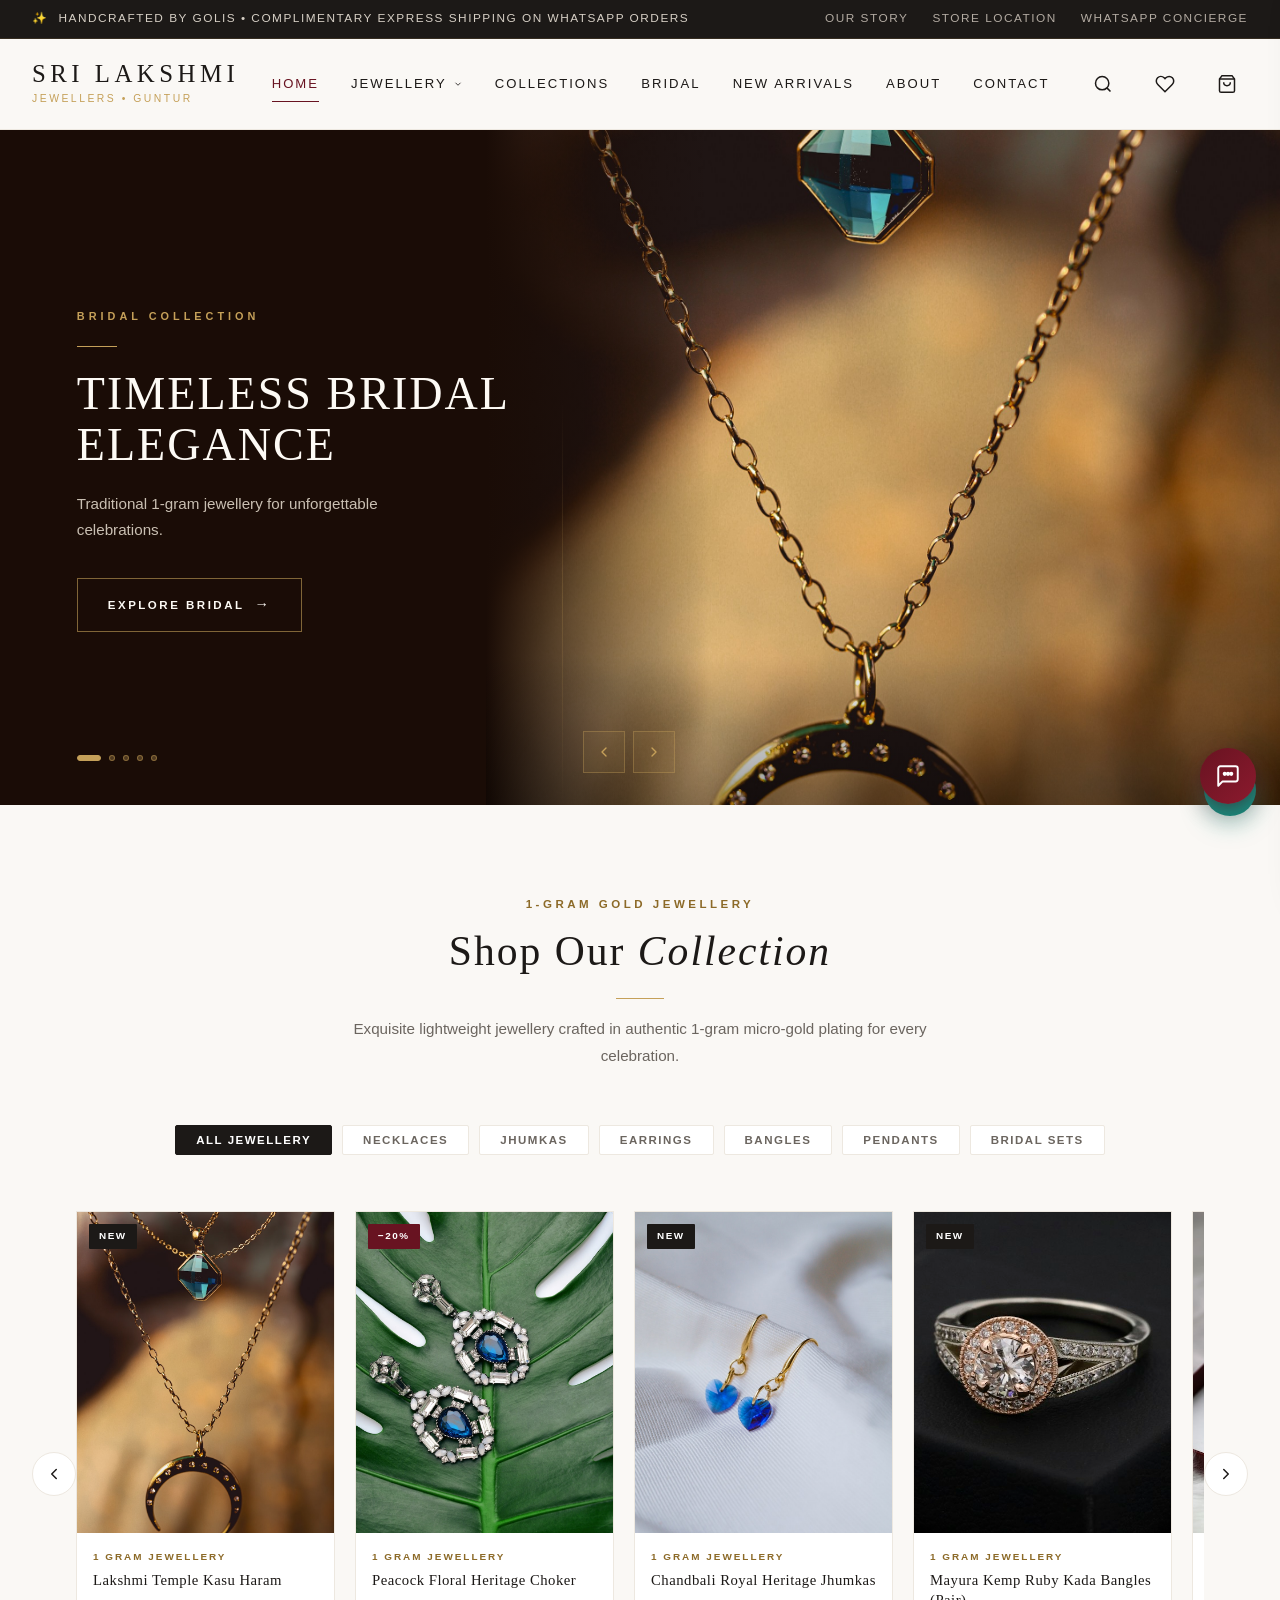
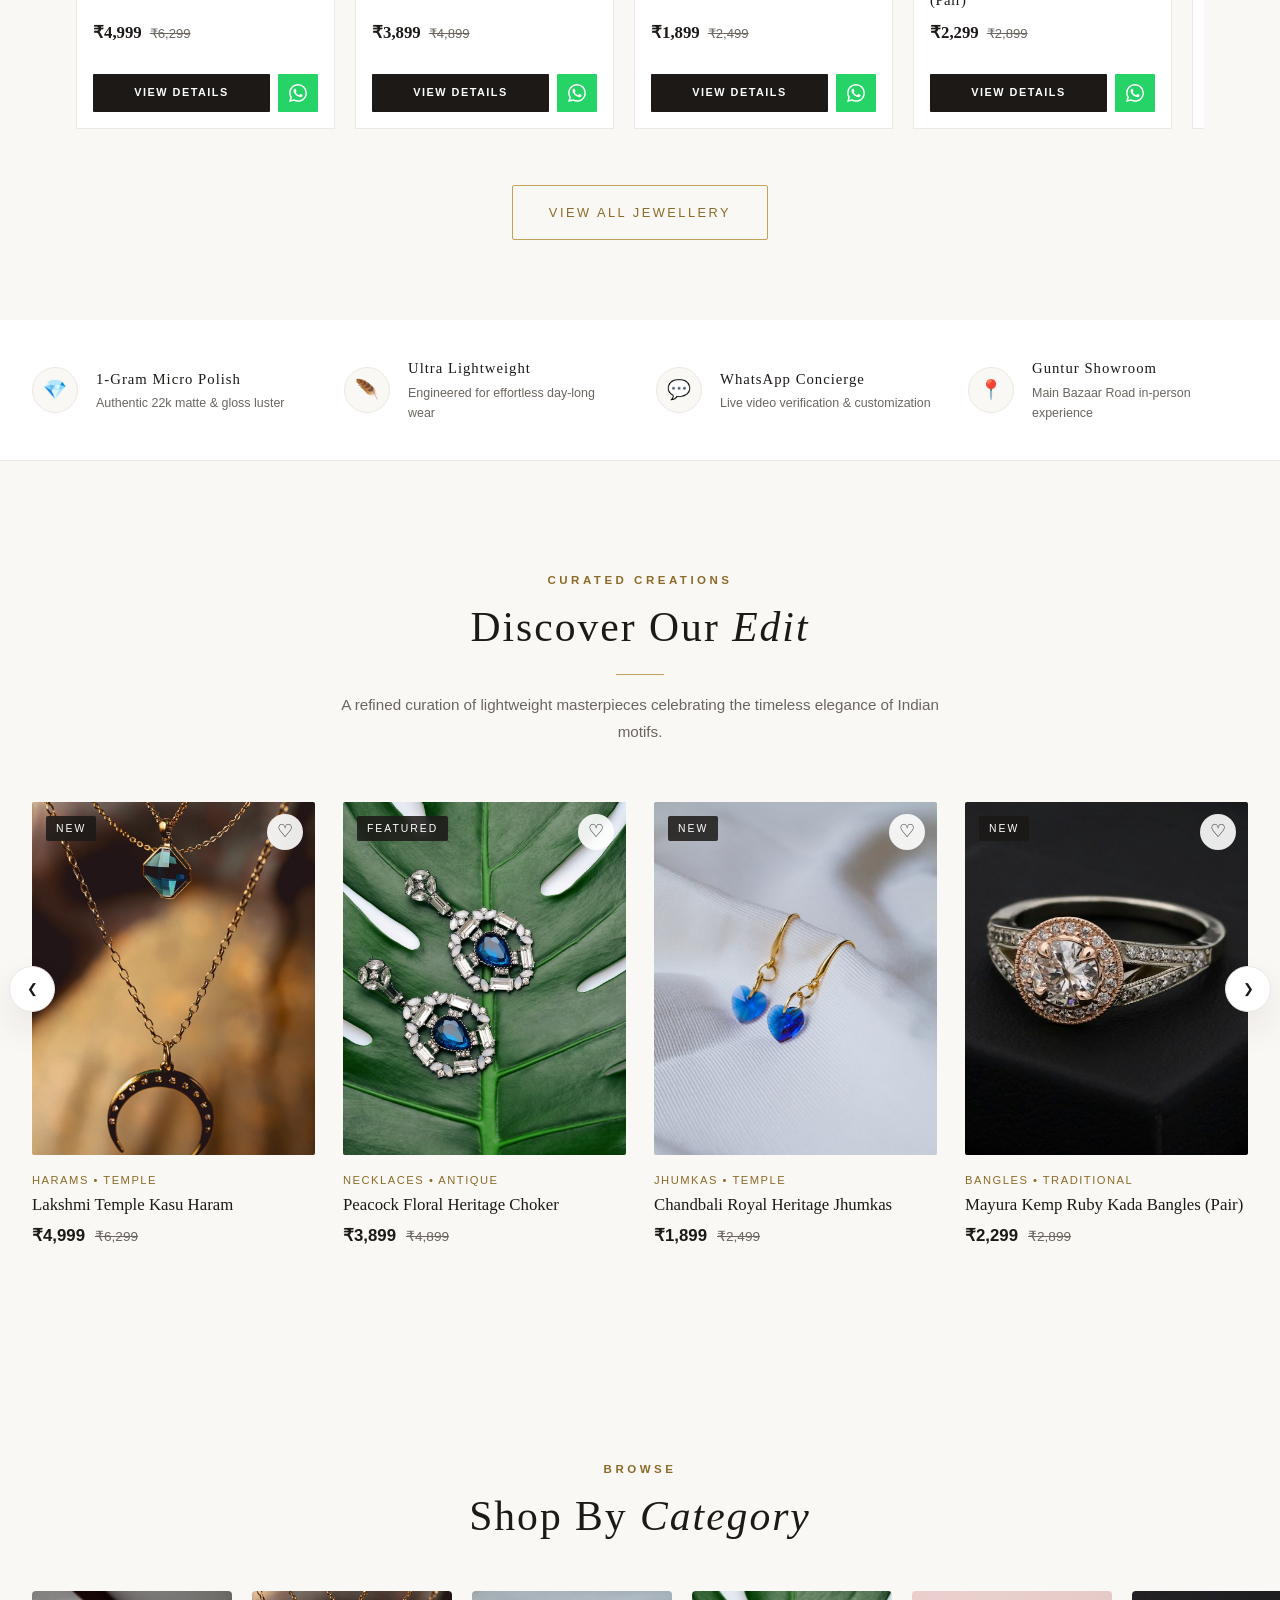
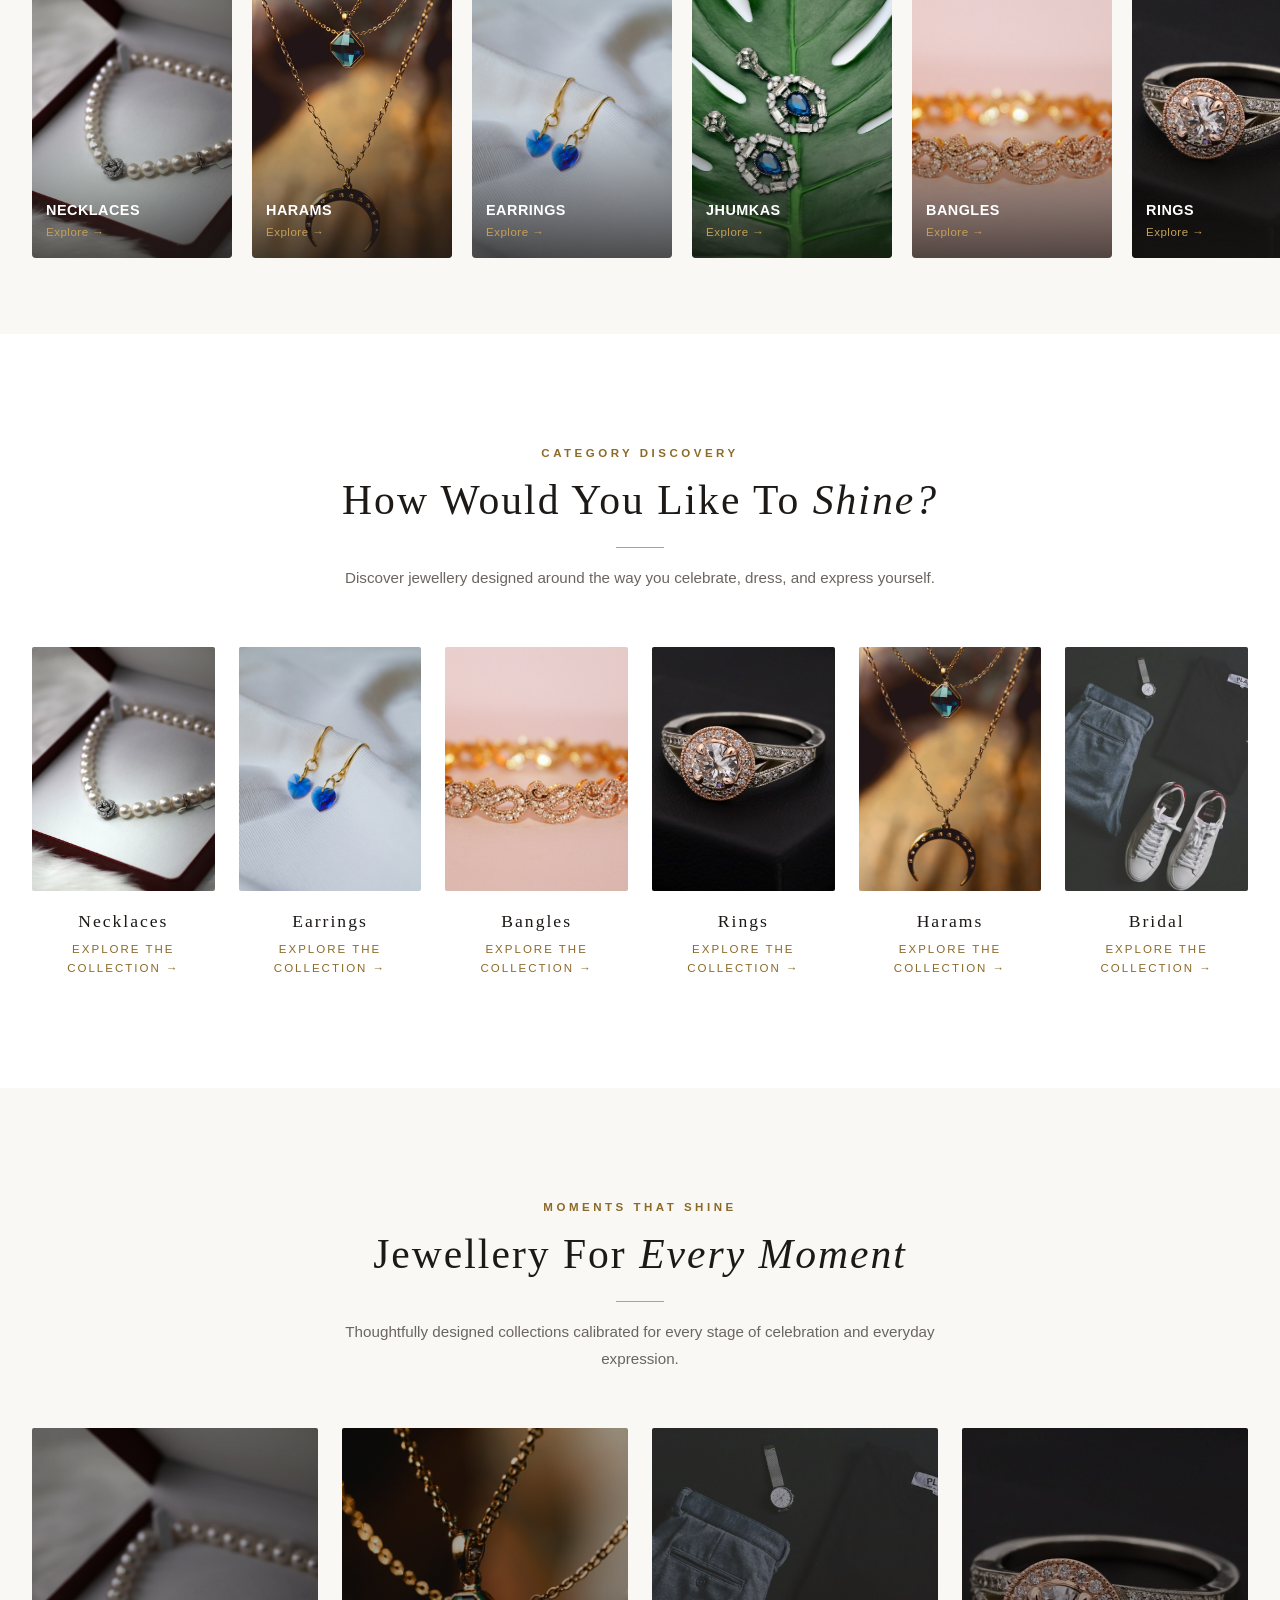
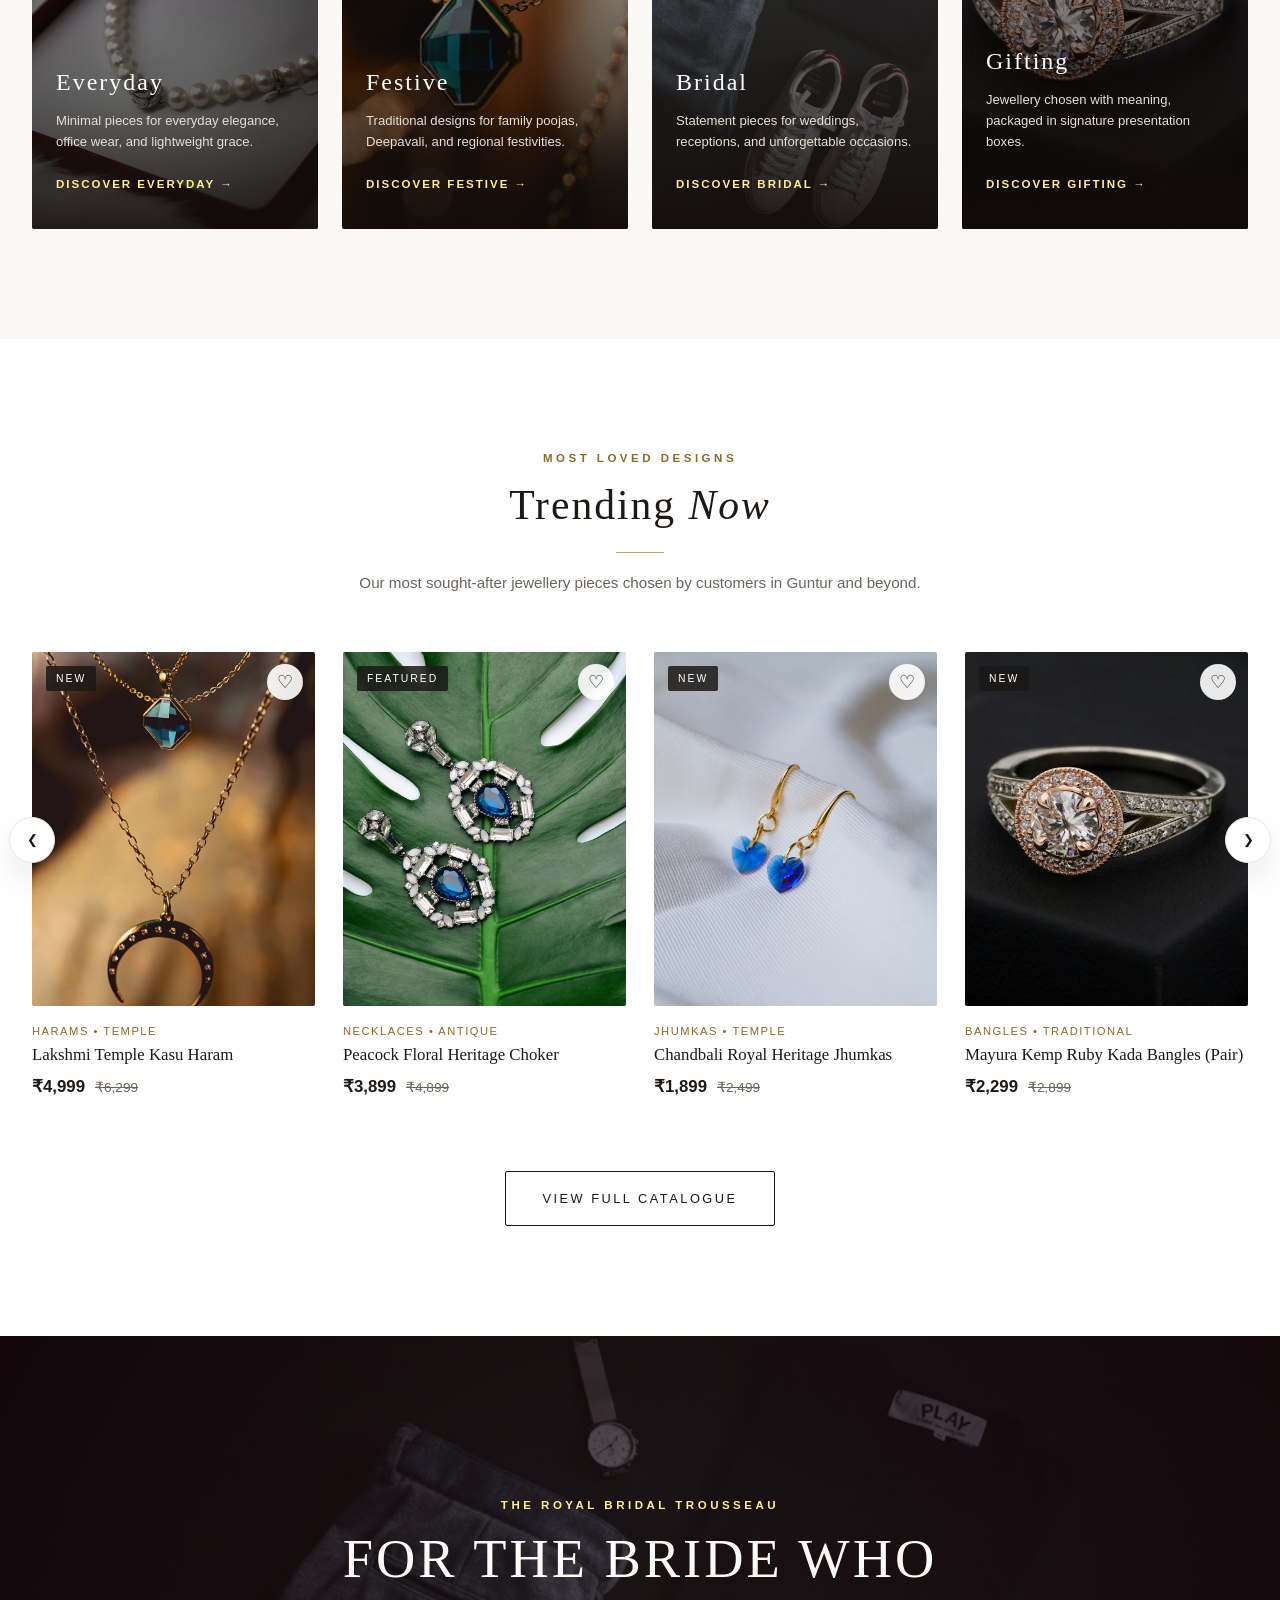
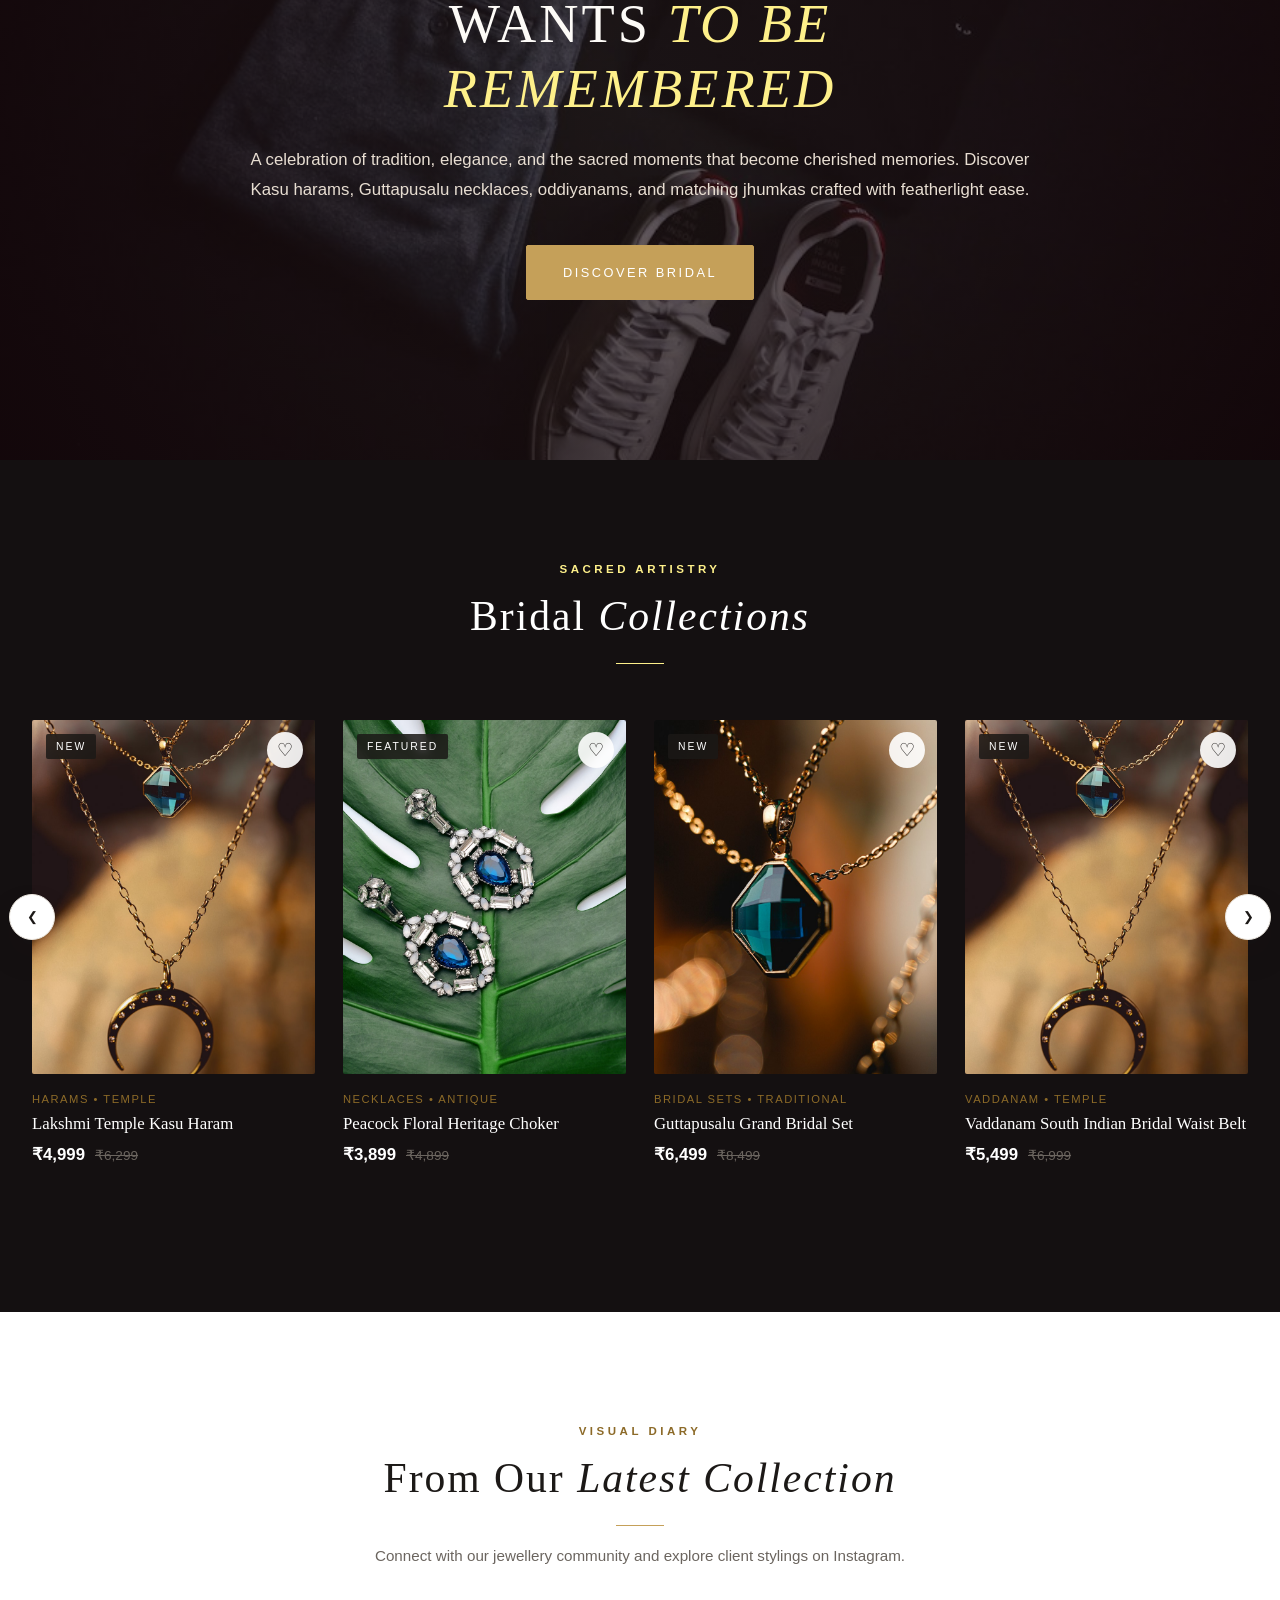
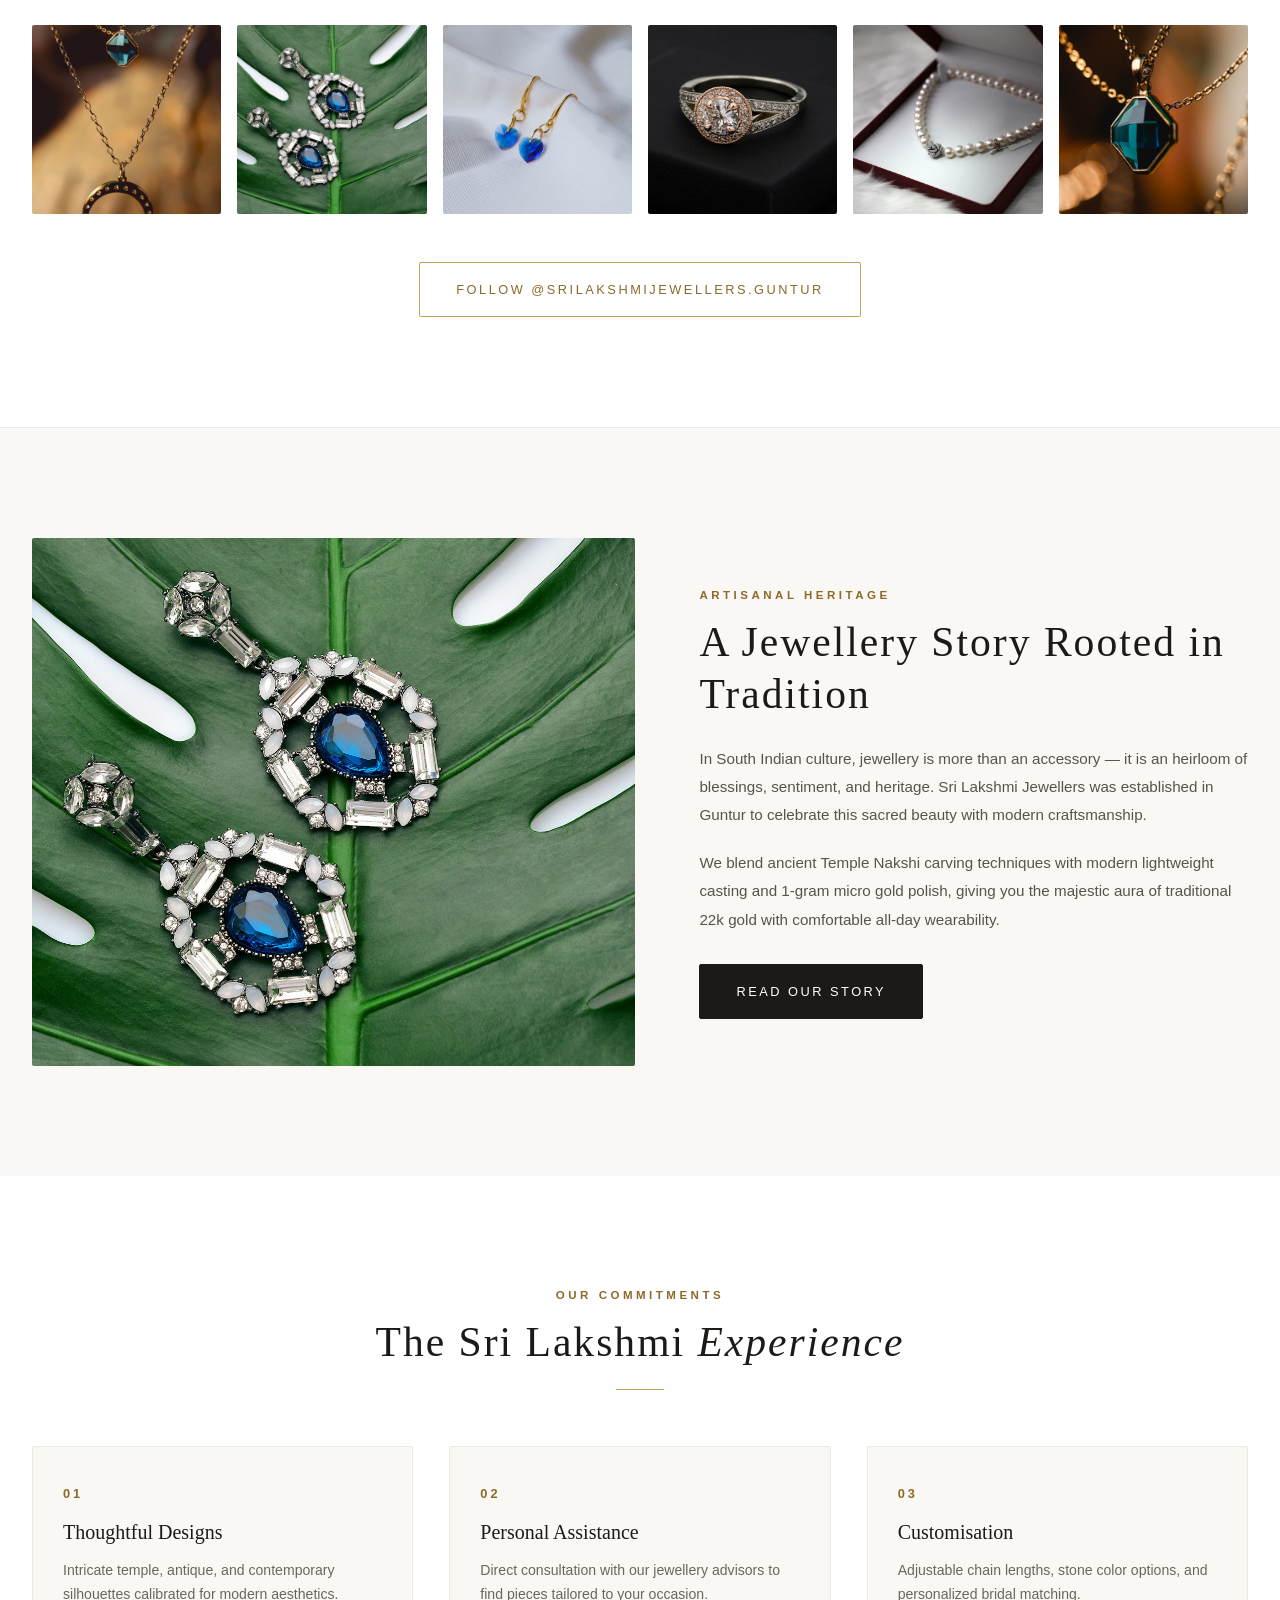
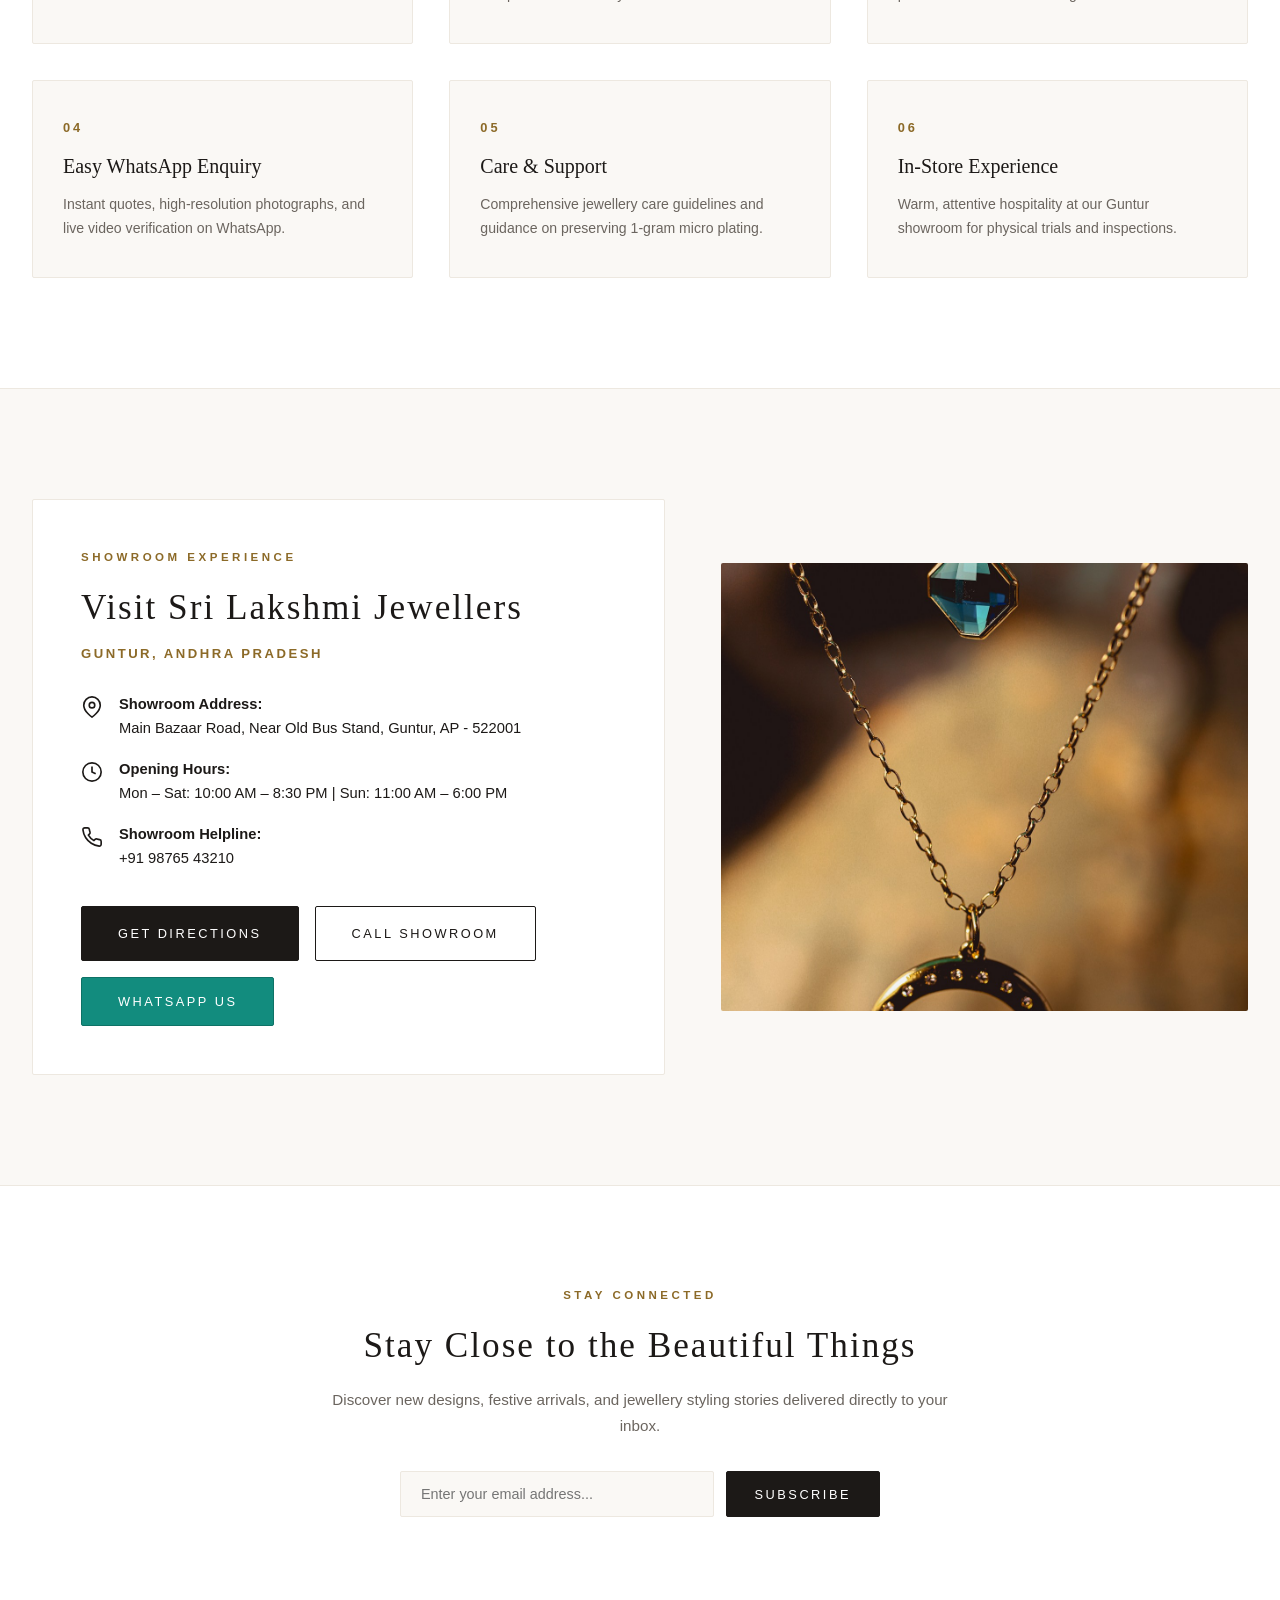
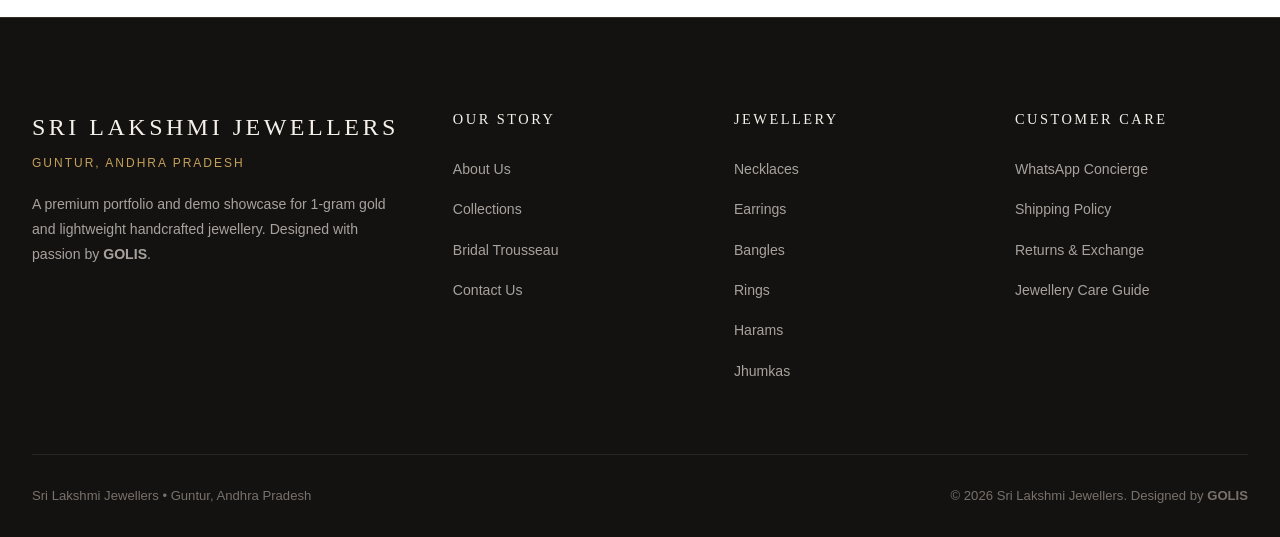
<file: index.html>
<!DOCTYPE html>
<html lang="en">
<head>
    <meta charset="UTF-8">
    <meta name="viewport" content="width=device-width, initial-scale=1.0">
    <title>Sri Lakshmi Jewellers | 1-Gram & Lightweight Jewellery in Guntur</title>
    <meta name="description" content="Discover high-end 1-gram gold and lightweight handcrafted jewellery at Sri Lakshmi Jewellers in Guntur. Explore necklaces, harams, jhumkas, bridal sets, and temple designs.">
    
    <!-- Open Graph -->
    <meta property="og:title" content="Sri Lakshmi Jewellers | 1-Gram & Lightweight Jewellery in Guntur">
    <meta property="og:description" content="Timeless Indian luxury jewellery crafted for every celebration.">
    <meta property="og:type" content="website">
    <meta property="og:image" content="images/hero/hero-banner.jpg">
    <link rel="canonical" href="https://srilakshmijewellers.example.com/">

    <!-- Stylesheets -->
    <link rel="stylesheet" href="css/style.css">
    <link rel="stylesheet" href="css/home.css">
    <link rel="stylesheet" href="css/responsive.css">
    <link rel="stylesheet" href="css/chatbot.css">

    <!-- Schema.org Local Business Structured Data -->
    <script type="application/ld+json">
    {
      "@context": "https://schema.org",
      "@type": "JewelryStore",
      "name": "Sri Lakshmi Jewellers",
      "address": {
        "@type": "PostalAddress",
        "addressLocality": "Guntur",
        "addressRegion": "Andhra Pradesh",
        "addressCountry": "IN"
      },
      "priceRange": "₹₹",
      "currenciesAccepted": "INR"
    }
    </script>
</head>
<body>

    <!-- Top Announcement Bar -->
    <div class="top-bar">
        <div class="container top-bar-inner">
            <div class="top-bar-promo">
                <span>✨</span>
                <span>Handcrafted by GOLIS • Complimentary Express Shipping on WhatsApp Orders</span>
            </div>
            <div class="top-bar-links">
                <a href="about.html">Our Story</a>
                <a href="contact.html">Store Location</a>
                <a href="contact.html">WhatsApp Concierge</a>
            </div>
        </div>
    </div>

    <!-- Sticky Header -->
    <header class="site-header" id="siteHeader">
        <div class="container header-inner">
            <button type="button" class="mobile-nav-toggle" onclick="toggleMobileMenu()" aria-label="Toggle Navigation Menu">
                <svg width="24" height="24" viewBox="0 0 24 24" fill="none" stroke="currentColor" stroke-width="1.8">
                    <line x1="3" y1="12" x2="21" y2="12"></line>
                    <line x1="3" y1="6" x2="21" y2="6"></line>
                    <line x1="3" y1="18" x2="21" y2="18"></line>
                </svg>
            </button>

            <!-- Brand Logo -->
            <a href="index.html" class="brand-logo">
                <span class="brand-name">SRI LAKSHMI</span>
                <span class="brand-tagline">Jewellers • Guntur</span>
            </a>

            <!-- Desktop Navigation -->
            <nav>
                <ul class="nav-menu" id="navMenu">
                    <li class="nav-item">
                        <a href="index.html" class="nav-link active">Home</a>
                    </li>
                    <li class="nav-item nav-item-has-mega">
                        <a href="jewellery.html" class="nav-link">
                            Jewellery
                            <svg width="10" height="10" viewBox="0 0 24 24" fill="none" stroke="currentColor" stroke-width="2"><path d="M6 9l6 6 6-6"/></svg>
                        </a>
                        
                        <!-- Mega Navigation Menu -->
                        <div class="mega-menu">
                            <div class="mega-column">
                                <h4>By Category</h4>
                                <ul>
                                    <li><a href="jewellery.html?category=Necklaces">Necklaces</a></li>
                                    <li><a href="jewellery.html?category=Harams">Harams</a></li>
                                    <li><a href="jewellery.html?category=Chokers">Chokers</a></li>
                                    <li><a href="jewellery.html?category=Earrings">Earrings</a></li>
                                    <li><a href="jewellery.html?category=Jhumkas">Jhumkas</a></li>
                                    <li><a href="jewellery.html?category=Bangles">Bangles</a></li>
                                    <li><a href="jewellery.html?category=Bracelets">Bracelets</a></li>
                                    <li><a href="jewellery.html?category=Rings">Rings</a></li>
                                    <li><a href="jewellery.html?category=Chains">Chains</a></li>
                                    <li><a href="jewellery.html?category=Pendants">Pendants</a></li>
                                    <li><a href="jewellery.html?category=Vaddanam">Vaddanam</a></li>
                                    <li><a href="jewellery.html?category=Bridal%20Sets">Bridal Sets</a></li>
                                </ul>
                            </div>

                            <div class="mega-column">
                                <h4>By Style</h4>
                                <ul>
                                    <li><a href="jewellery.html?style=Traditional">Traditional</a></li>
                                    <li><a href="jewellery.html?style=Temple">Temple Nakshi</a></li>
                                    <li><a href="jewellery.html?style=Antique">Antique Polish</a></li>
                                    <li><a href="jewellery.html?style=Contemporary">Contemporary</a></li>
                                    <li><a href="jewellery.html?style=Modern">Modern Daily</a></li>
                                    <li><a href="jewellery.html?style=Lightweight">Lightweight</a></li>
                                </ul>
                            </div>

                            <div class="mega-column">
                                <h4>By Occasion</h4>
                                <ul>
                                    <li><a href="jewellery.html?occasion=Daily">Daily Wear</a></li>
                                    <li><a href="jewellery.html?occasion=Festive">Festive Poojas</a></li>
                                    <li><a href="jewellery.html?occasion=Wedding">Wedding Grand</a></li>
                                    <li><a href="jewellery.html?occasion=Bridal">Bridal Muhurtham</a></li>
                                    <li><a href="jewellery.html?occasion=Party">Cocktail &amp; Party</a></li>
                                    <li><a href="jewellery.html?occasion=Gifting">Thoughtful Gifting</a></li>
                                </ul>
                            </div>

                            <div class="mega-column">
                                <h4>By Price</h4>
                                <ul>
                                    <li><a href="jewellery.html?price=under_1000">Under ₹1,000</a></li>
                                    <li><a href="jewellery.html?price=1000_2500">₹1,000 – ₹2,500</a></li>
                                    <li><a href="jewellery.html?price=2500_5000">₹2,500 – ₹5,000</a></li>
                                    <li><a href="jewellery.html?price=5000_10000">₹5,000 – ₹10,000</a></li>
                                    <li><a href="jewellery.html?price=above_10000">Above ₹10,000</a></li>
                                </ul>
                            </div>

                            <div class="mega-featured-card">
                                <div class="mega-featured-card-img-wrap">
                                    <img src="images/categories/necklaces.jpg" alt="Bridal Jewellery Collection">
                                </div>
                                <div class="mega-featured-card-body">
                                    <h5>Bridal Collection</h5>
                                    <p>Traditional elegance for your most special moments.</p>
                                    <a href="bridal.html" class="btn btn-outline-gold" style="font-size: 0.7rem; padding: 8px 14px;">Explore Bridal</a>
                                </div>
                            </div>
                        </div>
                    </li>

                    <li class="nav-item">
                        <a href="jewellery.html?collection=Signature" class="nav-link">Collections</a>
                    </li>
                    <li class="nav-item">
                        <a href="bridal.html" class="nav-link">Bridal</a>
                    </li>
                    <li class="nav-item">
                        <a href="jewellery.html?sort=newest" class="nav-link">New Arrivals</a>
                    </li>
                    <li class="nav-item">
                        <a href="about.html" class="nav-link">About</a>
                    </li>
                    <li class="nav-item">
                        <a href="contact.html" class="nav-link">Contact</a>
                    </li>
                </ul>
            </nav>

            <!-- Action Icons -->
            <div class="header-actions">
                <button type="button" class="action-btn open-search-btn" aria-label="Search Catalogue">
                    <svg width="20" height="20" viewBox="0 0 24 24" fill="none" stroke="currentColor" stroke-width="1.8">
                        <circle cx="11" cy="11" r="8"></circle>
                        <line x1="21" y1="21" x2="16.65" y2="16.65"></line>
                    </svg>
                </button>

                <a href="jewellery.html" class="action-btn" aria-label="Wishlist">
                    <svg width="20" height="20" viewBox="0 0 24 24" fill="none" stroke="currentColor" stroke-width="1.8">
                        <path d="M20.84 4.61a5.5 5.5 0 0 0-7.78 0L12 5.67l-1.06-1.06a5.5 5.5 0 0 0-7.78 7.78l1.06 1.06L12 21.23l7.78-7.78 1.06-1.06a5.5 5.5 0 0 0 0-7.78z"></path>
                    </svg>
                    <span class="action-badge wishlist-badge-count" style="display: none;">0</span>
                </a>

                <button type="button" class="action-btn" onclick="openCartDrawer()" aria-label="Shopping Bag">
                    <svg width="20" height="20" viewBox="0 0 24 24" fill="none" stroke="currentColor" stroke-width="1.8">
                        <path d="M6 2L3 6v14a2 2 0 0 0 2 2h14a2 2 0 0 0 2-2V6l-3-4z"></path>
                        <line x1="3" y1="6" x2="21" y2="6"></line>
                        <path d="M16 10a4 4 0 0 1-8 0"></path>
                    </svg>
                    <span class="action-badge cart-badge-count" style="display: none;">0</span>
                </button>
            </div>
        </div>
    </header>

    <!-- ================================================================
         MOBILE NAVIGATION DRAWER (≤768px only — separate from mega menu)
         ================================================================ -->
    <div class="mob-nav-overlay" id="mobNavOverlay" aria-hidden="true"></div>
    <nav class="mob-nav-drawer" id="mobNavDrawer" aria-label="Mobile Navigation" aria-hidden="true">

        <!-- Drawer Header -->
        <div class="mob-nav-header">
            <span class="mob-nav-title">MENU</span>
            <button type="button" class="mob-nav-close" id="mobNavClose" aria-label="Close navigation">
                <svg width="20" height="20" viewBox="0 0 24 24" fill="none" stroke="currentColor" stroke-width="2" stroke-linecap="round"><line x1="18" y1="6" x2="6" y2="18"/><line x1="6" y1="6" x2="18" y2="18"/></svg>
            </button>
        </div>

        <!-- Drawer Body (scrollable) -->
        <div class="mob-nav-body">
            <ul class="mob-nav-list">

                <!-- HOME -->
                <li class="mob-nav-item">
                    <a href="index.html" class="mob-nav-link mob-nav-link--simple">
                        <span>Home</span>
                        <svg class="mob-nav-arrow" width="16" height="16" viewBox="0 0 24 24" fill="none" stroke="currentColor" stroke-width="2" stroke-linecap="round"><polyline points="9 18 15 12 9 6"/></svg>
                    </a>
                </li>

                <!-- JEWELLERY — accordion parent -->
                <li class="mob-nav-item mob-nav-item--accordion" id="mobJewelleryItem">
                    <button type="button" class="mob-nav-link mob-nav-link--accordion" id="mobJewelleryBtn" aria-expanded="false">
                        <span>Jewellery</span>
                        <svg class="mob-nav-chevron" width="16" height="16" viewBox="0 0 24 24" fill="none" stroke="currentColor" stroke-width="2" stroke-linecap="round"><polyline points="6 9 12 15 18 9"/></svg>
                    </button>

                    <div class="mob-nav-accordion-panel" id="mobJewelleryPanel" hidden>
                        <!-- Category sub-accordion -->
                        <div class="mob-sub-accordion">
                            <button type="button" class="mob-sub-trigger" aria-expanded="false">
                                <span>Category</span>
                                <svg class="mob-nav-chevron" width="14" height="14" viewBox="0 0 24 24" fill="none" stroke="currentColor" stroke-width="2" stroke-linecap="round"><polyline points="6 9 12 15 18 9"/></svg>
                            </button>
                            <div class="mob-sub-panel" hidden>
                                <a href="jewellery.html?category=Necklaces">Necklaces</a>
                                <a href="jewellery.html?category=Harams">Harams</a>
                                <a href="jewellery.html?category=Chokers">Chokers</a>
                                <a href="jewellery.html?category=Earrings">Earrings</a>
                                <a href="jewellery.html?category=Jhumkas">Jhumkas</a>
                                <a href="jewellery.html?category=Bangles">Bangles</a>
                                <a href="jewellery.html?category=Bracelets">Bracelets</a>
                                <a href="jewellery.html?category=Rings">Rings</a>
                                <a href="jewellery.html?category=Chains">Chains</a>
                                <a href="jewellery.html?category=Pendants">Pendants</a>
                                <a href="jewellery.html?category=Vaddanam">Vaddanam</a>
                                <a href="jewellery.html?category=Bridal%20Sets">Bridal Sets</a>
                            </div>
                        </div>

                        <!-- By Style sub-accordion -->
                        <div class="mob-sub-accordion">
                            <button type="button" class="mob-sub-trigger" aria-expanded="false">
                                <span>By Style</span>
                                <svg class="mob-nav-chevron" width="14" height="14" viewBox="0 0 24 24" fill="none" stroke="currentColor" stroke-width="2" stroke-linecap="round"><polyline points="6 9 12 15 18 9"/></svg>
                            </button>
                            <div class="mob-sub-panel" hidden>
                                <a href="jewellery.html?style=Traditional">Traditional</a>
                                <a href="jewellery.html?style=Temple">Temple Nakshi</a>
                                <a href="jewellery.html?style=Antique">Antique Polish</a>
                                <a href="jewellery.html?style=Contemporary">Contemporary</a>
                                <a href="jewellery.html?style=Modern">Modern Daily</a>
                                <a href="jewellery.html?style=Lightweight">Lightweight</a>
                            </div>
                        </div>

                        <!-- By Occasion sub-accordion -->
                        <div class="mob-sub-accordion">
                            <button type="button" class="mob-sub-trigger" aria-expanded="false">
                                <span>By Occasion</span>
                                <svg class="mob-nav-chevron" width="14" height="14" viewBox="0 0 24 24" fill="none" stroke="currentColor" stroke-width="2" stroke-linecap="round"><polyline points="6 9 12 15 18 9"/></svg>
                            </button>
                            <div class="mob-sub-panel" hidden>
                                <a href="jewellery.html?occasion=Daily">Daily Wear</a>
                                <a href="jewellery.html?occasion=Festive">Festive Poojas</a>
                                <a href="jewellery.html?occasion=Wedding">Wedding Grand</a>
                                <a href="jewellery.html?occasion=Bridal">Bridal Muhurtham</a>
                                <a href="jewellery.html?occasion=Party">Cocktail &amp; Party</a>
                                <a href="jewellery.html?occasion=Gifting">Thoughtful Gifting</a>
                            </div>
                        </div>

                        <!-- By Price sub-accordion -->
                        <div class="mob-sub-accordion">
                            <button type="button" class="mob-sub-trigger" aria-expanded="false">
                                <span>By Price</span>
                                <svg class="mob-nav-chevron" width="14" height="14" viewBox="0 0 24 24" fill="none" stroke="currentColor" stroke-width="2" stroke-linecap="round"><polyline points="6 9 12 15 18 9"/></svg>
                            </button>
                            <div class="mob-sub-panel" hidden>
                                <a href="jewellery.html?price=under_1000">Under ₹1,000</a>
                                <a href="jewellery.html?price=1000_2500">₹1,000 – ₹2,500</a>
                                <a href="jewellery.html?price=2500_5000">₹2,500 – ₹5,000</a>
                                <a href="jewellery.html?price=5000_10000">₹5,000 – ₹10,000</a>
                                <a href="jewellery.html?price=above_10000">Above ₹10,000</a>
                            </div>
                        </div>
                    </div>
                </li>

                <!-- COLLECTIONS -->
                <li class="mob-nav-item">
                    <a href="jewellery.html?collection=Signature" class="mob-nav-link mob-nav-link--simple">
                        <span>Collections</span>
                        <svg class="mob-nav-arrow" width="16" height="16" viewBox="0 0 24 24" fill="none" stroke="currentColor" stroke-width="2" stroke-linecap="round"><polyline points="9 18 15 12 9 6"/></svg>
                    </a>
                </li>

                <!-- BRIDAL -->
                <li class="mob-nav-item">
                    <a href="bridal.html" class="mob-nav-link mob-nav-link--simple">
                        <span>Bridal</span>
                        <svg class="mob-nav-arrow" width="16" height="16" viewBox="0 0 24 24" fill="none" stroke="currentColor" stroke-width="2" stroke-linecap="round"><polyline points="9 18 15 12 9 6"/></svg>
                    </a>
                </li>

                <!-- NEW ARRIVALS -->
                <li class="mob-nav-item">
                    <a href="jewellery.html?sort=newest" class="mob-nav-link mob-nav-link--simple">
                        <span>New Arrivals</span>
                        <svg class="mob-nav-arrow" width="16" height="16" viewBox="0 0 24 24" fill="none" stroke="currentColor" stroke-width="2" stroke-linecap="round"><polyline points="9 18 15 12 9 6"/></svg>
                    </a>
                </li>

                <!-- ABOUT -->
                <li class="mob-nav-item">
                    <a href="about.html" class="mob-nav-link mob-nav-link--simple">
                        <span>About</span>
                        <svg class="mob-nav-arrow" width="16" height="16" viewBox="0 0 24 24" fill="none" stroke="currentColor" stroke-width="2" stroke-linecap="round"><polyline points="9 18 15 12 9 6"/></svg>
                    </a>
                </li>

                <!-- CONTACT -->
                <li class="mob-nav-item">
                    <a href="contact.html" class="mob-nav-link mob-nav-link--simple">
                        <span>Contact</span>
                        <svg class="mob-nav-arrow" width="16" height="16" viewBox="0 0 24 24" fill="none" stroke="currentColor" stroke-width="2" stroke-linecap="round"><polyline points="9 18 15 12 9 6"/></svg>
                    </a>
                </li>

            </ul>

            <!-- Drawer Footer: quick actions -->
            <div class="mob-nav-footer">
                <a href="contact.html" class="mob-nav-footer-btn">
                    <svg width="16" height="16" viewBox="0 0 24 24" fill="none" stroke="currentColor" stroke-width="2"><path d="M21 10c0 7-9 13-9 13s-9-6-9-13a9 9 0 0 1 18 0z"/><circle cx="12" cy="10" r="3"/></svg>
                    Visit Store
                </a>
                <a href="#" class="mob-nav-footer-btn mob-nav-footer-btn--wa" onclick="openCartEnquiry(); closeMobileMenu(); return false;">
                    <svg width="16" height="16" viewBox="0 0 24 24" fill="currentColor"><path d="M17.472 14.382c-.297-.149-1.758-.867-2.03-.967-.273-.099-.471-.148-.67.15-.197.297-.767.966-.94 1.164-.173.199-.347.223-.644.075-.297-.15-1.255-.463-2.39-1.475-.883-.788-1.48-1.761-1.653-2.059-.173-.297-.018-.458.13-.606.134-.133.298-.347.446-.52.149-.174.198-.298.298-.497.099-.198.05-.371-.025-.52-.075-.149-.669-1.612-.916-2.207-.242-.579-.487-.5-.669-.51-.173-.008-.371-.01-.57-.01-.198 0-.52.074-.792.372-.272.297-1.04 1.016-1.04 2.479 0 1.462 1.065 2.875 1.213 3.074.149.198 2.096 3.2 5.077 4.487.709.306 1.262.489 1.694.625.712.227 1.36.195 1.871.118.571-.085 1.758-.719 2.006-1.413.248-.694.248-1.289.173-1.413-.074-.124-.272-.198-.57-.347m-5.421 7.403h-.004a9.87 9.87 0 01-5.031-1.378l-.361-.214-3.741.982.998-3.648-.235-.374a9.86 9.86 0 01-1.51-5.26c.001-5.45 4.436-9.884 9.888-9.884 2.64 0 5.122 1.03 6.988 2.898a9.825 9.825 0 012.893 6.994c-.003 5.45-4.437 9.884-9.885 9.884m8.413-18.297A11.815 11.815 0 0012.05 0C5.495 0 .16 5.335.157 11.892c0 2.096.547 4.142 1.588 5.945L.057 24l6.305-1.654a11.882 11.882 0 005.683 1.448h.005c6.554 0 11.89-5.335 11.893-11.893a11.821 11.821 0 00-3.48-8.413Z"/></svg>
                    WhatsApp Us
                </a>
            </div>
        </div>
    </nav>

    <main>
        <!-- ================================================================
             PREMIUM JEWELLERY HERO CAROUSEL
             Slides injected by js/carousel.js
             ================================================================ -->
        <section class="hero-carousel" id="heroCarousel" aria-label="Premium 1-gram jewellery collection">
            <div class="hc-track" id="hcTrack">
                <!-- Slides built dynamically by carousel.js -->
            </div>

            <!-- Navigation Arrows -->
            <button class="hc-arrow hc-prev" aria-label="Previous slide">
                <svg viewBox="0 0 24 24" fill="none" stroke="currentColor" stroke-width="2" stroke-linecap="round" stroke-linejoin="round"><polyline points="15 18 9 12 15 6"></polyline></svg>
            </button>
            <button class="hc-arrow hc-next" aria-label="Next slide">
                <svg viewBox="0 0 24 24" fill="none" stroke="currentColor" stroke-width="2" stroke-linecap="round" stroke-linejoin="round"><polyline points="9 6 15 12 9 18"></polyline></svg>
            </button>

            <!-- Dot Indicators -->
            <div class="hc-dots" role="tablist" aria-label="Slide indicators">
                <!-- Populated by carousel.js -->
            </div>
        </section>

        <!-- ================================================================
             SHOP OUR COLLECTION — Horizontal Product Carousel
             ================================================================ -->
        <section class="shop-collection-section" id="shopCollection">
            <div class="container">
                <div class="section-header">
                    <span class="section-subtitle">1-Gram Gold Jewellery</span>
                    <h2 class="section-title">Shop Our <span>Collection</span></h2>
                    <div class="section-divider"></div>
                    <p class="section-desc">Exquisite lightweight jewellery crafted in authentic 1-gram micro-gold plating for every celebration.</p>
                </div>

                <!-- Category Filter Pills -->
                <div class="collection-filter-bar" id="collectionFilterBar">
                    <button class="col-filter-btn active" data-filter="all">All Jewellery</button>
                    <button class="col-filter-btn" data-filter="Necklaces">Necklaces</button>
                    <button class="col-filter-btn" data-filter="Jhumkas">Jhumkas</button>
                    <button class="col-filter-btn" data-filter="Earrings">Earrings</button>
                    <button class="col-filter-btn" data-filter="Bangles">Bangles</button>
                    <button class="col-filter-btn" data-filter="Pendants">Pendants</button>
                    <button class="col-filter-btn" data-filter="Bridal Sets">Bridal Sets</button>
                </div>

                <!-- Product Carousel -->
                <div class="col-carousel-outer">
                    <button type="button" class="col-nav-btn col-nav-prev" id="colNavPrev" aria-label="Previous products">
                        <svg viewBox="0 0 24 24" fill="none" stroke="currentColor" stroke-width="2" stroke-linecap="round" stroke-linejoin="round"><polyline points="15 18 9 12 15 6"></polyline></svg>
                    </button>
                    <div class="col-carousel-track" id="collectionTrack">
                        <!-- Populated by app.js using products.js data -->
                    </div>
                    <button type="button" class="col-nav-btn col-nav-next" id="colNavNext" aria-label="Next products">
                        <svg viewBox="0 0 24 24" fill="none" stroke="currentColor" stroke-width="2" stroke-linecap="round" stroke-linejoin="round"><polyline points="9 6 15 12 9 18"></polyline></svg>
                    </button>
                </div>

                <div class="collection-view-all">
                    <a href="jewellery.html" class="btn btn-outline-gold">View All Jewellery</a>
                </div>
            </div>
        </section>

        <!-- Brand Trust Feature Bar -->
        <section class="features-bar">
            <div class="container">
                <div class="features-grid">
                    <div class="feature-item">
                        <div class="feature-icon-box">💎</div>
                        <div class="feature-text">
                            <h6>1-Gram Micro Polish</h6>
                            <p>Authentic 22k matte &amp; gloss luster</p>
                        </div>
                    </div>
                    <div class="feature-item">
                        <div class="feature-icon-box">🪶</div>
                        <div class="feature-text">
                            <h6>Ultra Lightweight</h6>
                            <p>Engineered for effortless day-long wear</p>
                        </div>
                    </div>
                    <div class="feature-item">
                        <div class="feature-icon-box">💬</div>
                        <div class="feature-text">
                            <h6>WhatsApp Concierge</h6>
                            <p>Live video verification &amp; customization</p>
                        </div>
                    </div>
                    <div class="feature-item">
                        <div class="feature-icon-box">📍</div>
                        <div class="feature-text">
                            <h6>Guntur Showroom</h6>
                            <p>Main Bazaar Road in-person experience</p>
                        </div>
                    </div>
                </div>
            </div>
        </section>

        <!-- 8. Featured Product Strip: "Discover Our Edit" Carousel -->
        <section class="featured-edit-section">
            <div class="container">
                <div class="section-header">
                    <span class="section-subtitle">Curated Creations</span>
                    <h2 class="section-title">Discover Our <span>Edit</span></h2>
                    <div class="section-divider"></div>
                    <p class="section-desc">A refined curation of lightweight masterpieces celebrating the timeless elegance of Indian motifs.</p>
                </div>

                <div class="carousel-wrapper">
                    <button type="button" class="carousel-nav-btn carousel-nav-prev" onclick="scrollCarousel('featuredEditTrack', -1)" aria-label="Previous Products">&#10094;</button>
                    <div class="carousel-track" id="featuredEditTrack">
                        <!-- Populated by products.js / app.js -->
                    </div>
                    <button type="button" class="carousel-nav-btn carousel-nav-next" onclick="scrollCarousel('featuredEditTrack', 1)" aria-label="Next Products">&#10095;</button>
                </div>
            </div>
        </section>

        <!-- Category Scroll Carousel -->
        <section class="cat-carousel-section">
            <div class="container">
                <div class="section-header">
                    <span class="section-subtitle">Browse</span>
                    <h2 class="section-title">Shop By <span>Category</span></h2>
                </div>
            </div>
            <div class="cat-scroll-wrap">
                <div class="cat-track" id="catTrack">
                    <a href="jewellery.html?category=Necklaces" class="cat-card">
                        <img src="images/categories/necklaces.jpg" alt="Necklaces" class="cat-card-img" loading="lazy">
                        <div class="cat-card-overlay"></div>
                        <div class="cat-card-label">
                            <span class="cat-card-name">Necklaces</span>
                            <span class="cat-card-explore">Explore &rarr;</span>
                        </div>
                    </a>
                    <a href="jewellery.html?category=Harams" class="cat-card">
                        <img src="images/categories/harams.jpg" alt="Harams" class="cat-card-img" loading="lazy">
                        <div class="cat-card-overlay"></div>
                        <div class="cat-card-label">
                            <span class="cat-card-name">Harams</span>
                            <span class="cat-card-explore">Explore &rarr;</span>
                        </div>
                    </a>
                    <a href="jewellery.html?category=Earrings" class="cat-card">
                        <img src="images/categories/earrings.jpg" alt="Earrings" class="cat-card-img" loading="lazy">
                        <div class="cat-card-overlay"></div>
                        <div class="cat-card-label">
                            <span class="cat-card-name">Earrings</span>
                            <span class="cat-card-explore">Explore &rarr;</span>
                        </div>
                    </a>
                    <a href="jewellery.html?category=Jhumkas" class="cat-card">
                        <img src="images/categories/jhumkas.jpg" alt="Jhumkas" class="cat-card-img" loading="lazy">
                        <div class="cat-card-overlay"></div>
                        <div class="cat-card-label">
                            <span class="cat-card-name">Jhumkas</span>
                            <span class="cat-card-explore">Explore &rarr;</span>
                        </div>
                    </a>
                    <a href="jewellery.html?category=Bangles" class="cat-card">
                        <img src="images/categories/bangles.jpg" alt="Bangles" class="cat-card-img" loading="lazy">
                        <div class="cat-card-overlay"></div>
                        <div class="cat-card-label">
                            <span class="cat-card-name">Bangles</span>
                            <span class="cat-card-explore">Explore &rarr;</span>
                        </div>
                    </a>
                    <a href="jewellery.html?category=Rings" class="cat-card">
                        <img src="images/categories/rings.jpg" alt="Rings" class="cat-card-img" loading="lazy">
                        <div class="cat-card-overlay"></div>
                        <div class="cat-card-label">
                            <span class="cat-card-name">Rings</span>
                            <span class="cat-card-explore">Explore &rarr;</span>
                        </div>
                    </a>
                    <a href="jewellery.html?category=Chains" class="cat-card">
                        <img src="images/categories/chains.jpg" alt="Chains" class="cat-card-img" loading="lazy">
                        <div class="cat-card-overlay"></div>
                        <div class="cat-card-label">
                            <span class="cat-card-name">Chains</span>
                            <span class="cat-card-explore">Explore &rarr;</span>
                        </div>
                    </a>
                    <a href="jewellery.html?category=Bridal%20Sets" class="cat-card">
                        <img src="images/categories/bridal_sets.jpg" alt="Bridal Sets" class="cat-card-img" loading="lazy">
                        <div class="cat-card-overlay"></div>
                        <div class="cat-card-label">
                            <span class="cat-card-name">Bridal Sets</span>
                            <span class="cat-card-explore">Explore &rarr;</span>
                        </div>
                    </a>
                </div>
            </div>
        </section>

        <!-- 9 & 10. "How Would You Like To Shine?" Category Discovery -->
        <section class="category-shine-section">
            <div class="container">
                <div class="section-header">
                    <span class="section-subtitle">Category Discovery</span>
                    <h2 class="section-title">How Would You Like To <span>Shine?</span></h2>
                    <div class="section-divider"></div>
                    <p class="section-desc">Discover jewellery designed around the way you celebrate, dress, and express yourself.</p>
                </div>

                <div class="category-editorial-grid">
                    <a href="jewellery.html?category=Necklaces" class="category-editorial-tile">
                        <div class="category-tile-media">
                            <img src="images/categories/necklaces.jpg" alt="Necklaces" loading="lazy">
                        </div>
                        <h3 class="category-tile-name">Necklaces</h3>
                        <span class="category-tile-link">Explore the collection &rarr;</span>
                    </a>

                    <a href="jewellery.html?category=Earrings" class="category-editorial-tile">
                        <div class="category-tile-media">
                            <img src="images/categories/earrings.jpg" alt="Earrings" loading="lazy">
                        </div>
                        <h3 class="category-tile-name">Earrings</h3>
                        <span class="category-tile-link">Explore the collection &rarr;</span>
                    </a>

                    <a href="jewellery.html?category=Bangles" class="category-editorial-tile">
                        <div class="category-tile-media">
                            <img src="images/categories/bangles.jpg" alt="Bangles" loading="lazy">
                        </div>
                        <h3 class="category-tile-name">Bangles</h3>
                        <span class="category-tile-link">Explore the collection &rarr;</span>
                    </a>

                    <a href="jewellery.html?category=Rings" class="category-editorial-tile">
                        <div class="category-tile-media">
                            <img src="images/categories/rings.jpg" alt="Rings" loading="lazy">
                        </div>
                        <h3 class="category-tile-name">Rings</h3>
                        <span class="category-tile-link">Explore the collection &rarr;</span>
                    </a>

                    <a href="jewellery.html?category=Harams" class="category-editorial-tile">
                        <div class="category-tile-media">
                            <img src="images/categories/harams.jpg" alt="Harams" loading="lazy">
                        </div>
                        <h3 class="category-tile-name">Harams</h3>
                        <span class="category-tile-link">Explore the collection &rarr;</span>
                    </a>

                    <a href="bridal.html" class="category-editorial-tile">
                        <div class="category-tile-media">
                            <img src="images/categories/bridal_sets.jpg" alt="Bridal Sets" loading="lazy">
                        </div>
                        <h3 class="category-tile-name">Bridal</h3>
                        <span class="category-tile-link">Explore the collection &rarr;</span>
                    </a>
                </div>
            </div>
        </section>

        <!-- 11. "Shop By Moment" (Everyday, Festive, Bridal, Gifting) -->
        <section class="moments-section">
            <div class="container">
                <div class="section-header">
                    <span class="section-subtitle">Moments That Shine</span>
                    <h2 class="section-title">Jewellery For <span>Every Moment</span></h2>
                    <div class="section-divider"></div>
                    <p class="section-desc">Thoughtfully designed collections calibrated for every stage of celebration and everyday expression.</p>
                </div>

                <div class="moments-grid">
                    <div class="moment-card">
                        <img src="images/hero/everyday.jpg" alt="Everyday Jewellery" class="moment-card-bg" loading="lazy">
                        <div class="moment-card-overlay"></div>
                        <div class="moment-card-content">
                            <h3 class="moment-card-title">Everyday</h3>
                            <p class="moment-card-desc">Minimal pieces for everyday elegance, office wear, and lightweight grace.</p>
                            <a href="jewellery.html?occasion=Daily" class="moment-card-btn">Discover Everyday &rarr;</a>
                        </div>
                    </div>

                    <div class="moment-card">
                        <img src="images/hero/festive.jpg" alt="Festive Jewellery" class="moment-card-bg" loading="lazy">
                        <div class="moment-card-overlay"></div>
                        <div class="moment-card-content">
                            <h3 class="moment-card-title">Festive</h3>
                            <p class="moment-card-desc">Traditional designs for family poojas, Deepavali, and regional festivities.</p>
                            <a href="jewellery.html?occasion=Festive" class="moment-card-btn">Discover Festive &rarr;</a>
                        </div>
                    </div>

                    <div class="moment-card">
                        <img src="images/categories/bridal_sets.jpg" alt="Bridal Jewellery" class="moment-card-bg" loading="lazy">
                        <div class="moment-card-overlay"></div>
                        <div class="moment-card-content">
                            <h3 class="moment-card-title">Bridal</h3>
                            <p class="moment-card-desc">Statement pieces for weddings, receptions, and unforgettable occasions.</p>
                            <a href="bridal.html" class="moment-card-btn">Discover Bridal &rarr;</a>
                        </div>
                    </div>

                    <div class="moment-card">
                        <img src="images/hero/gifting.jpg" alt="Gifting Jewellery" class="moment-card-bg" loading="lazy">
                        <div class="moment-card-overlay"></div>
                        <div class="moment-card-content">
                            <h3 class="moment-card-title">Gifting</h3>
                            <p class="moment-card-desc">Jewellery chosen with meaning, packaged in signature presentation boxes.</p>
                            <a href="jewellery.html?occasion=Gifting" class="moment-card-btn">Discover Gifting &rarr;</a>
                        </div>
                    </div>
                </div>
            </div>
        </section>

        <!-- 14. Trending Now Carousel -->
        <section class="trending-section">
            <div class="container">
                <div class="section-header">
                    <span class="section-subtitle">Most Loved Designs</span>
                    <h2 class="section-title">Trending <span>Now</span></h2>
                    <div class="section-divider"></div>
                    <p class="section-desc">Our most sought-after jewellery pieces chosen by customers in Guntur and beyond.</p>
                </div>

                <div class="carousel-wrapper">
                    <button type="button" class="carousel-nav-btn carousel-nav-prev" onclick="scrollCarousel('trendingProductsGrid', -1)" aria-label="Previous Trending">&#10094;</button>
                    <div class="carousel-track" id="trendingProductsGrid">
                        <!-- Populated by products.js / app.js -->
                    </div>
                    <button type="button" class="carousel-nav-btn carousel-nav-next" onclick="scrollCarousel('trendingProductsGrid', 1)" aria-label="Next Trending">&#10095;</button>
                </div>

                <div class="text-center" style="margin-top: 50px;">
                    <a href="jewellery.html" class="btn btn-outline">View Full Catalogue</a>
                </div>
            </div>
        </section>

        <!-- 12. Major Cinematic Bridal Story -->
        <section class="bridal-editorial-hero">
            <img src="images/categories/bridal_sets.jpg" alt="Sri Lakshmi Bridal" class="bridal-editorial-bg" loading="lazy">
            <div class="bridal-editorial-overlay"></div>
            <div class="container">
                <div class="bridal-editorial-content">
                    <span class="section-subtitle" style="color: var(--color-gold-light);">The Royal Bridal Trousseau</span>
                    <h2 class="bridal-editorial-title">FOR THE BRIDE WHO WANTS <span>TO BE REMEMBERED</span></h2>
                    <p class="bridal-editorial-text">A celebration of tradition, elegance, and the sacred moments that become cherished memories. Discover Kasu harams, Guttapusalu necklaces, oddiyanams, and matching jhumkas crafted with featherlight ease.</p>
                    <a href="bridal.html" class="btn btn-gold">Discover Bridal</a>
                </div>
            </div>
        </section>

        <!-- 13. Bridal Collections Strip -->
        <section class="bridal-collections-strip">
            <div class="container">
                <div class="section-header">
                    <span class="section-subtitle" style="color: var(--color-gold-light);">Sacred Artistry</span>
                    <h2 class="section-title">Bridal <span>Collections</span></h2>
                    <div class="section-divider" style="background-color: var(--color-gold-light);"></div>
                </div>

                <div class="carousel-wrapper">
                    <button type="button" class="carousel-nav-btn carousel-nav-prev" onclick="scrollCarousel('bridalStripTrack', -1)" aria-label="Previous Bridal">&#10094;</button>
                    <div class="carousel-track" id="bridalStripTrack">
                        <!-- Populated by products.js / app.js -->
                    </div>
                    <button type="button" class="carousel-nav-btn carousel-nav-next" onclick="scrollCarousel('bridalStripTrack', 1)" aria-label="Next Bridal">&#10095;</button>
                </div>
            </div>
        </section>

        <!-- 22. Instagram-Inspired Section -->
        <section class="instagram-section">
            <div class="container">
                <div class="section-header">
                    <span class="section-subtitle">Visual Diary</span>
                    <h2 class="section-title">From Our <span>Latest Collection</span></h2>
                    <div class="section-divider"></div>
                    <p class="section-desc">Connect with our jewellery community and explore client stylings on Instagram.</p>
                </div>

                <div class="instagram-grid">
                    <div class="instagram-card">
                        <img src="images/instagram/insta_1.jpg" alt="Collection Preview 1" loading="lazy">
                        <div class="instagram-hover-overlay">♥</div>
                    </div>
                    <div class="instagram-card">
                        <img src="images/instagram/insta_2.jpg" alt="Collection Preview 2" loading="lazy">
                        <div class="instagram-hover-overlay">♥</div>
                    </div>
                    <div class="instagram-card">
                        <img src="images/instagram/insta_3.jpg" alt="Collection Preview 3" loading="lazy">
                        <div class="instagram-hover-overlay">♥</div>
                    </div>
                    <div class="instagram-card">
                        <img src="images/instagram/insta_4.jpg" alt="Collection Preview 4" loading="lazy">
                        <div class="instagram-hover-overlay">♥</div>
                    </div>
                    <div class="instagram-card">
                        <img src="images/instagram/insta_5.jpg" alt="Collection Preview 5" loading="lazy">
                        <div class="instagram-hover-overlay">♥</div>
                    </div>
                    <div class="instagram-card">
                        <img src="images/instagram/insta_6.jpg" alt="Collection Preview 6" loading="lazy">
                        <div class="instagram-hover-overlay">♥</div>
                    </div>
                </div>

                <div class="text-center">
                    <a href="https://instagram.com" target="_blank" rel="noopener noreferrer" class="btn btn-outline-gold">Follow @srilakshmijewellers.guntur</a>
                </div>
            </div>
        </section>

        <!-- 23. Brand Story Section -->
        <section class="brand-story-section">
            <div class="container">
                <div class="brand-story-split">
                    <div class="brand-story-media">
                        <img src="images/hero/craft-story.jpg" alt="Artisanal Jewellery Craftsmanship" loading="lazy">
                    </div>
                    <div class="brand-story-content">
                        <span class="section-subtitle" style="text-align: left;">Artisanal Heritage</span>
                        <h2>A Jewellery Story <span>Rooted in Tradition</span></h2>
                        <p>In South Indian culture, jewellery is more than an accessory — it is an heirloom of blessings, sentiment, and heritage. Sri Lakshmi Jewellers was established in Guntur to celebrate this sacred beauty with modern craftsmanship.</p>
                        <p>We blend ancient Temple Nakshi carving techniques with modern lightweight casting and 1-gram micro gold polish, giving you the majestic aura of traditional 22k gold with comfortable all-day wearability.</p>
                        <a href="about.html" class="btn btn-primary" style="margin-top: 10px;">Read Our Story</a>
                    </div>
                </div>
            </div>
        </section>

        <!-- 24. The Sri Lakshmi Experience (6 Minimalist Items) -->
        <section class="experience-section">
            <div class="container">
                <div class="section-header">
                    <span class="section-subtitle">Our Commitments</span>
                    <h2 class="section-title">The Sri Lakshmi <span>Experience</span></h2>
                    <div class="section-divider"></div>
                </div>

                <div class="experience-grid">
                    <div class="experience-card">
                        <span class="experience-num">01</span>
                        <h4>Thoughtful Designs</h4>
                        <p>Intricate temple, antique, and contemporary silhouettes calibrated for modern aesthetics.</p>
                    </div>
                    <div class="experience-card">
                        <span class="experience-num">02</span>
                        <h4>Personal Assistance</h4>
                        <p>Direct consultation with our jewellery advisors to find pieces tailored to your occasion.</p>
                    </div>
                    <div class="experience-card">
                        <span class="experience-num">03</span>
                        <h4>Customisation</h4>
                        <p>Adjustable chain lengths, stone color options, and personalized bridal matching.</p>
                    </div>
                    <div class="experience-card">
                        <span class="experience-num">04</span>
                        <h4>Easy WhatsApp Enquiry</h4>
                        <p>Instant quotes, high-resolution photographs, and live video verification on WhatsApp.</p>
                    </div>
                    <div class="experience-card">
                        <span class="experience-num">05</span>
                        <h4>Care &amp; Support</h4>
                        <p>Comprehensive jewellery care guidelines and guidance on preserving 1-gram micro plating.</p>
                    </div>
                    <div class="experience-card">
                        <span class="experience-num">06</span>
                        <h4>In-Store Experience</h4>
                        <p>Warm, attentive hospitality at our Guntur showroom for physical trials and inspections.</p>
                    </div>
                </div>
            </div>
        </section>

        <!-- 25. Store Discovery -->
        <section class="store-discovery-section">
            <div class="container">
                <div class="store-split-layout">
                    <div class="store-info-panel">
                        <span class="section-subtitle" style="text-align: left;">Showroom Experience</span>
                        <h3>Visit Sri Lakshmi Jewellers</h3>
                        <h4>Guntur, Andhra Pradesh</h4>

                        <div class="store-details-list">
                            <div class="store-detail-row">
                                <svg width="22" height="22" viewBox="0 0 24 24" fill="none" stroke="currentColor" stroke-width="1.8"><path d="M21 10c0 7-9 13-9 13s-9-6-9-13a9 9 0 0 1 18 0z"></path><circle cx="12" cy="10" r="3"></circle></svg>
                                <div>
                                    <strong>Showroom Address:</strong><br>
                                    Main Bazaar Road, Near Old Bus Stand, Guntur, AP - 522001
                                </div>
                            </div>
                            <div class="store-detail-row">
                                <svg width="22" height="22" viewBox="0 0 24 24" fill="none" stroke="currentColor" stroke-width="1.8"><circle cx="12" cy="12" r="10"></circle><polyline points="12 6 12 12 16 14"></polyline></svg>
                                <div>
                                    <strong>Opening Hours:</strong><br>
                                    Mon – Sat: 10:00 AM – 8:30 PM | Sun: 11:00 AM – 6:00 PM
                                </div>
                            </div>
                            <div class="store-detail-row">
                                <svg width="22" height="22" viewBox="0 0 24 24" fill="none" stroke="currentColor" stroke-width="1.8"><path d="M22 16.92v3a2 2 0 0 1-2.18 2 19.79 19.79 0 0 1-8.63-3.07 19.5 19.5 0 0 1-6-6 19.79 19.79 0 0 1-3.07-8.67A2 2 0 0 1 4.11 2h3a2 2 0 0 1 2 1.72 12.84 12.84 0 0 0 .7 2.81 2 2 0 0 1-.45 2.11L8.09 9.91a16 16 0 0 0 6 6l1.27-1.27a2 2 0 0 1 2.11-.45 12.84 12.84 0 0 0 2.81.7A2 2 0 0 1 22 16.92z"></path></svg>
                                <div>
                                    <strong>Showroom Helpline:</strong><br>
                                    +91 98765 43210
                                </div>
                            </div>
                        </div>

                        <div class="store-actions">
                            <a href="https://maps.google.com/?q=Guntur" target="_blank" rel="noopener noreferrer" class="btn btn-primary">Get Directions</a>
                            <a href="tel:+919876543210" class="btn btn-outline">Call Showroom</a>
                            <button type="button" class="btn btn-whatsapp" onclick="openCartEnquiry()">WhatsApp Us</button>
                        </div>
                    </div>

                    <div class="store-media-panel">
                        <img src="images/hero/store-front.jpg" alt="Showroom Guntur" loading="lazy">
                    </div>
                </div>
            </div>
        </section>

        <!-- 26. Newsletter-Style Section -->
        <section class="newsletter-section">
            <div class="container">
                <div class="newsletter-box">
                    <span class="section-subtitle">Stay Connected</span>
                    <h2 class="newsletter-title">Stay Close to the <span>Beautiful Things</span></h2>
                    <p class="newsletter-desc">Discover new designs, festive arrivals, and jewellery styling stories delivered directly to your inbox.</p>
                    <form class="newsletter-form" onsubmit="event.preventDefault(); showToast('Thank you for subscribing to Sri Lakshmi Jewellers!');">
                        <input type="email" class="newsletter-input" placeholder="Enter your email address..." required>
                        <button type="submit" class="btn btn-primary" style="padding: 14px 28px;">Subscribe</button>
                    </form>
                </div>
            </div>
        </section>
    </main>

    <!-- 27. Footer -->
    <footer class="site-footer">
        <div class="container">
            <div class="footer-top">
                <div class="footer-col">
                    <div class="footer-brand-title">SRI LAKSHMI JEWELLERS</div>
                    <div class="footer-tagline">Guntur, Andhra Pradesh</div>
                    <p class="footer-desc">A premium portfolio and demo showcase for 1-gram gold and lightweight handcrafted jewellery. Designed with passion by <strong>GOLIS</strong>.</p>
                </div>

                <div class="footer-col">
                    <h5>Our Story</h5>
                    <ul class="footer-links">
                        <li><a href="about.html">About Us</a></li>
                        <li><a href="jewellery.html?collection=Signature">Collections</a></li>
                        <li><a href="bridal.html">Bridal Trousseau</a></li>
                        <li><a href="contact.html">Contact Us</a></li>
                    </ul>
                </div>

                <div class="footer-col">
                    <h5>Jewellery</h5>
                    <ul class="footer-links">
                        <li><a href="jewellery.html?category=Necklaces">Necklaces</a></li>
                        <li><a href="jewellery.html?category=Earrings">Earrings</a></li>
                        <li><a href="jewellery.html?category=Bangles">Bangles</a></li>
                        <li><a href="jewellery.html?category=Rings">Rings</a></li>
                        <li><a href="jewellery.html?category=Harams">Harams</a></li>
                        <li><a href="jewellery.html?category=Jhumkas">Jhumkas</a></li>
                    </ul>
                </div>

                <div class="footer-col">
                    <h5>Customer Care</h5>
                    <ul class="footer-links">
                        <li><a href="#" onclick="openCartEnquiry(); return false;">WhatsApp Concierge</a></li>
                        <li><a href="contact.html">Shipping Policy</a></li>
                        <li><a href="contact.html">Returns &amp; Exchange</a></li>
                        <li><a href="contact.html">Jewellery Care Guide</a></li>
                    </ul>
                </div>
            </div>

            <div class="footer-bottom">
                <div>Sri Lakshmi Jewellers • Guntur, Andhra Pradesh</div>
                <div>&copy; 2026 Sri Lakshmi Jewellers. Designed by <strong>GOLIS</strong></div>
            </div>
        </div>
    </footer>

    <!-- Fixed Mobile Bottom Bar -->
    <div class="mobile-bottom-bar">
        <div class="mobile-bottom-bar-inner">
            <a href="index.html" class="bottom-bar-item active">
                <svg viewBox="0 0 24 24" fill="none" stroke="currentColor" stroke-width="2"><path d="M3 9l9-7 9 7v11a2 2 0 0 1-2 2H5a2 2 0 0 1-2-2z"></path></svg>
                <span>Home</span>
            </a>
            <a href="jewellery.html" class="bottom-bar-item">
                <svg viewBox="0 0 24 24" fill="none" stroke="currentColor" stroke-width="2"><circle cx="6" cy="6" r="3"></circle><circle cx="6" cy="18" r="3"></circle><line x1="20" y1="4" x2="8.12" y2="15.88"></line><line x1="14.47" y1="14.48" x2="20" y2="20"></line><line x1="8.12" y1="8.12" x2="12" y2="12"></line></svg>
                <span>Shop</span>
            </a>
            <a href="#" class="bottom-bar-item open-search-btn">
                <svg viewBox="0 0 24 24" fill="none" stroke="currentColor" stroke-width="2"><circle cx="11" cy="11" r="8"></circle><line x1="21" y1="21" x2="16.65" y2="16.65"></line></svg>
                <span>Search</span>
            </a>
            <a href="#" class="bottom-bar-item" onclick="openCartDrawer(); return false;">
                <svg viewBox="0 0 24 24" fill="none" stroke="currentColor" stroke-width="2"><path d="M6 2L3 6v14a2 2 0 0 0 2 2h14a2 2 0 0 0 2-2V6l-3-4z"></path><line x1="3" y1="6" x2="21" y2="6"></line><path d="M16 10a4 4 0 0 1-8 0"></path></svg>
                <span class="bottom-badge cart-badge-count" style="display: none;">0</span>
                <span>Bag</span>
            </a>
            <a href="#" class="bottom-bar-item" onclick="openCartEnquiry(); return false;">
                <svg viewBox="0 0 24 24" fill="none" stroke="#128c7e" stroke-width="2"><path d="M21 11.5a8.38 8.38 0 0 1-.9 3.8 8.5 8.5 0 0 1-7.6 4.7 8.38 8.38 0 0 1-3.8-.9L3 21l1.9-5.7a8.38 8.38 0 0 1-.9-3.8 8.5 8.5 0 0 1 4.7-7.6 8.38 8.38 0 0 1 3.8-.9h.5a8.48 8.48 0 0 1 8 8v.5z"></path></svg>
                <span>WhatsApp</span>
            </a>
        </div>
    </div>

    <!-- Floating WhatsApp Button -->
    <a href="#" class="floating-whatsapp-btn" onclick="openCartEnquiry(); return false;" title="Enquire on WhatsApp">
        <svg width="26" height="26" viewBox="0 0 24 24" fill="none" stroke="currentColor" stroke-width="2"><path d="M21 11.5a8.38 8.38 0 0 1-.9 3.8 8.5 8.5 0 0 1-7.6 4.7 8.38 8.38 0 0 1-3.8-.9L3 21l1.9-5.7a8.38 8.38 0 0 1-.9-3.8 8.5 8.5 0 0 1 4.7-7.6 8.38 8.38 0 0 1 3.8-.9h.5a8.48 8.48 0 0 1 8 8v.5z"></path></svg>
    </a>

    <!-- Slide-out Cart Drawer -->
    <div class="cart-drawer-overlay" id="cartDrawerOverlay"></div>
    <aside class="cart-drawer" id="cartDrawer">
        <div class="cart-drawer-header">
            <h3 class="cart-drawer-title">Shopping Bag</h3>
            <button type="button" class="cart-drawer-close" onclick="closeCartDrawer()">&times;</button>
        </div>
        <div class="cart-drawer-body" id="cartDrawerItems"></div>
        <div class="cart-drawer-footer" id="cartDrawerFooter" style="display: none;">
            <div class="cart-subtotal-row">
                <span>Subtotal (Est.)</span>
                <span class="cart-subtotal-amount" id="cartSubtotal">₹0</span>
            </div>
            <div style="display: flex; flex-direction: column; gap: 12px;">
                <button type="button" class="btn btn-whatsapp" style="width: 100%;" onclick="openCartEnquiry()">Enquire on WhatsApp</button>
                <button type="button" class="btn btn-outline" style="width: 100%; padding: 10px; font-size: 0.75rem;" onclick="clearCart()">Clear Bag</button>
            </div>
        </div>
    </aside>

    <!-- Search Modal -->
    <div class="search-modal" id="searchModal">
        <div class="search-modal-container">
            <div class="search-modal-header">
                <svg width="22" height="22" viewBox="0 0 24 24" fill="none" stroke="#681321" stroke-width="2"><circle cx="11" cy="11" r="8"></circle><line x1="21" y1="21" x2="16.65" y2="16.65"></line></svg>
                <input type="text" id="modalSearchInput" class="search-modal-input" placeholder="Search necklaces, harams, jhumkas, rings, SLJ001...">
                <button type="button" class="search-modal-close" onclick="closeSearchModal()">&times;</button>
            </div>
            <div class="search-modal-body">
                <div id="searchPopularTags">
                    <div style="font-size: 0.8rem; font-weight: 600; text-transform: uppercase; color: var(--color-gold-dark); letter-spacing: 1px;">Popular Searches</div>
                    <div class="search-tags">
                        <span class="search-tag-chip" onclick="openSearchModal('Haram')">Temple Haram</span>
                        <span class="search-tag-chip" onclick="openSearchModal('Jhumka')">Jhumkas</span>
                        <span class="search-tag-chip" onclick="openSearchModal('Choker')">Choker Sets</span>
                        <span class="search-tag-chip" onclick="openSearchModal('Bangles')">Kada Bangles</span>
                        <span class="search-tag-chip" onclick="openSearchModal('Bridal')">Bridal Trousseau</span>
                    </div>
                </div>
                <div id="modalSearchResults"></div>
            </div>
        </div>
    </div>

    <!-- Customer Enquiry Modal -->
    <div class="checkout-modal" id="checkoutModal">
        <div class="checkout-modal-content">
            <div class="checkout-modal-header">
                <h4 class="checkout-modal-title">Enquire on WhatsApp</h4>
                <button type="button" class="cart-drawer-close" style="color: #fff;" onclick="closeCheckoutModal()">&times;</button>
            </div>
            <div class="checkout-modal-body">
                <p style="font-size: 0.88rem; color: var(--color-text-muted); margin-bottom: 20px;">
                    Please share your contact details below. We will instantly format your enquiry and open WhatsApp to connect directly with our Guntur showroom team.
                </p>
                <form id="customerEnquiryForm">
                    <div class="form-row">
                        <div class="form-group">
                            <label class="form-label">Full Name <span class="req">*</span></label>
                            <input type="text" id="custName" class="form-input" placeholder="e.g. Smt. Lakshmi" required>
                        </div>
                        <div class="form-group">
                            <label class="form-label">Mobile Number <span class="req">*</span></label>
                            <input type="tel" id="custPhone" class="form-input" placeholder="e.g. 9876543210" required>
                        </div>
                    </div>
                    <div class="form-row">
                        <div class="form-group">
                            <label class="form-label">City / Town</label>
                            <input type="text" id="custCity" class="form-input" placeholder="e.g. Guntur / Vijayawada">
                        </div>
                        <div class="form-group">
                            <label class="form-label">Pincode</label>
                            <input type="text" id="custPin" class="form-input" placeholder="e.g. 522001">
                        </div>
                    </div>
                    <div class="form-group">
                        <label class="form-label">Delivery Address (Optional)</label>
                        <textarea id="custAddress" class="form-textarea" rows="2" placeholder="Door No, Street name for home delivery enquiry..."></textarea>
                    </div>
                    <div class="form-group">
                        <label class="form-label">Special Notes / Customization</label>
                        <textarea id="custNotes" class="form-textarea" rows="2" placeholder="Preferred size, chain vs dori, or dispatch timeline?"></textarea>
                    </div>
                    <button type="submit" class="btn btn-whatsapp" style="width: 100%; padding: 16px;">
                        Proceed to WhatsApp &rarr;
                    </button>
                </form>
            </div>
        </div>
    </div>

    <!-- Chatbot Floating Button -->
    <button class="chatbot-fab" id="chatbotFab" onclick="toggleChatbot()" aria-label="Ask our Jewellery Assistant" title="Ask our Jewellery Assistant">
        <svg viewBox="0 0 24 24" fill="none" stroke="currentColor" stroke-width="1.8" stroke-linecap="round" stroke-linejoin="round">
            <path d="M21 15a2 2 0 0 1-2 2H7l-4 4V5a2 2 0 0 1 2-2h14a2 2 0 0 1 2 2z"></path>
            <circle cx="9" cy="10" r="1" fill="currentColor"></circle>
            <circle cx="12" cy="10" r="1" fill="currentColor"></circle>
            <circle cx="15" cy="10" r="1" fill="currentColor"></circle>
        </svg>
        <span class="cb-fab-tooltip">Jewellery Assistant</span>
    </button>

    <!-- Chatbot Window -->
    <div class="chatbot-window" id="chatbotWindow" aria-hidden="true" role="dialog" aria-label="Sri Lakshmi Jewellery Assistant">
        <div class="cb-header">
            <div class="cb-header-info">
                <div class="cb-avatar">💎</div>
                <div>
                    <div class="cb-title">Sri Lakshmi Assistant</div>
                    <div class="cb-status">Online · Jewellery Concierge</div>
                </div>
            </div>
            <div class="cb-header-actions">
                <button onclick="minimizeChatbot()" aria-label="Minimize">−</button>
                <button onclick="closeChatbot()" aria-label="Close">×</button>
            </div>
        </div>
        <div class="cb-body" id="chatbotBody"></div>
        <div class="cb-footer">
            <input type="text" id="chatbotInput" class="cb-input" placeholder="Ask about jewellery..." onkeydown="handleChatInput(event)" autocomplete="off" aria-label="Type your message">
            <button class="cb-send-btn" onclick="sendChatMessage()" aria-label="Send message">
                <svg viewBox="0 0 24 24" fill="none" stroke="currentColor" stroke-width="2" stroke-linecap="round" stroke-linejoin="round"><line x1="22" y1="2" x2="11" y2="13"></line><polygon points="22 2 15 22 11 13 2 9 22 2"></polygon></svg>
            </button>
        </div>
    </div>

    <!-- Scripts -->
    <script src="js/products.js"></script>
    <script src="js/cart.js"></script>
    <script src="js/search.js"></script>
    <script src="js/filters.js"></script>
    <script src="js/whatsapp.js"></script>
    <script src="js/app.js"></script>
    <script src="js/carousel.js"></script>
    <script src="js/chatbot.js"></script>
    <script>
        document.addEventListener('DOMContentLoaded', function() {
            initHomePage();
        });
    </script>
</body>
</html>
</file>
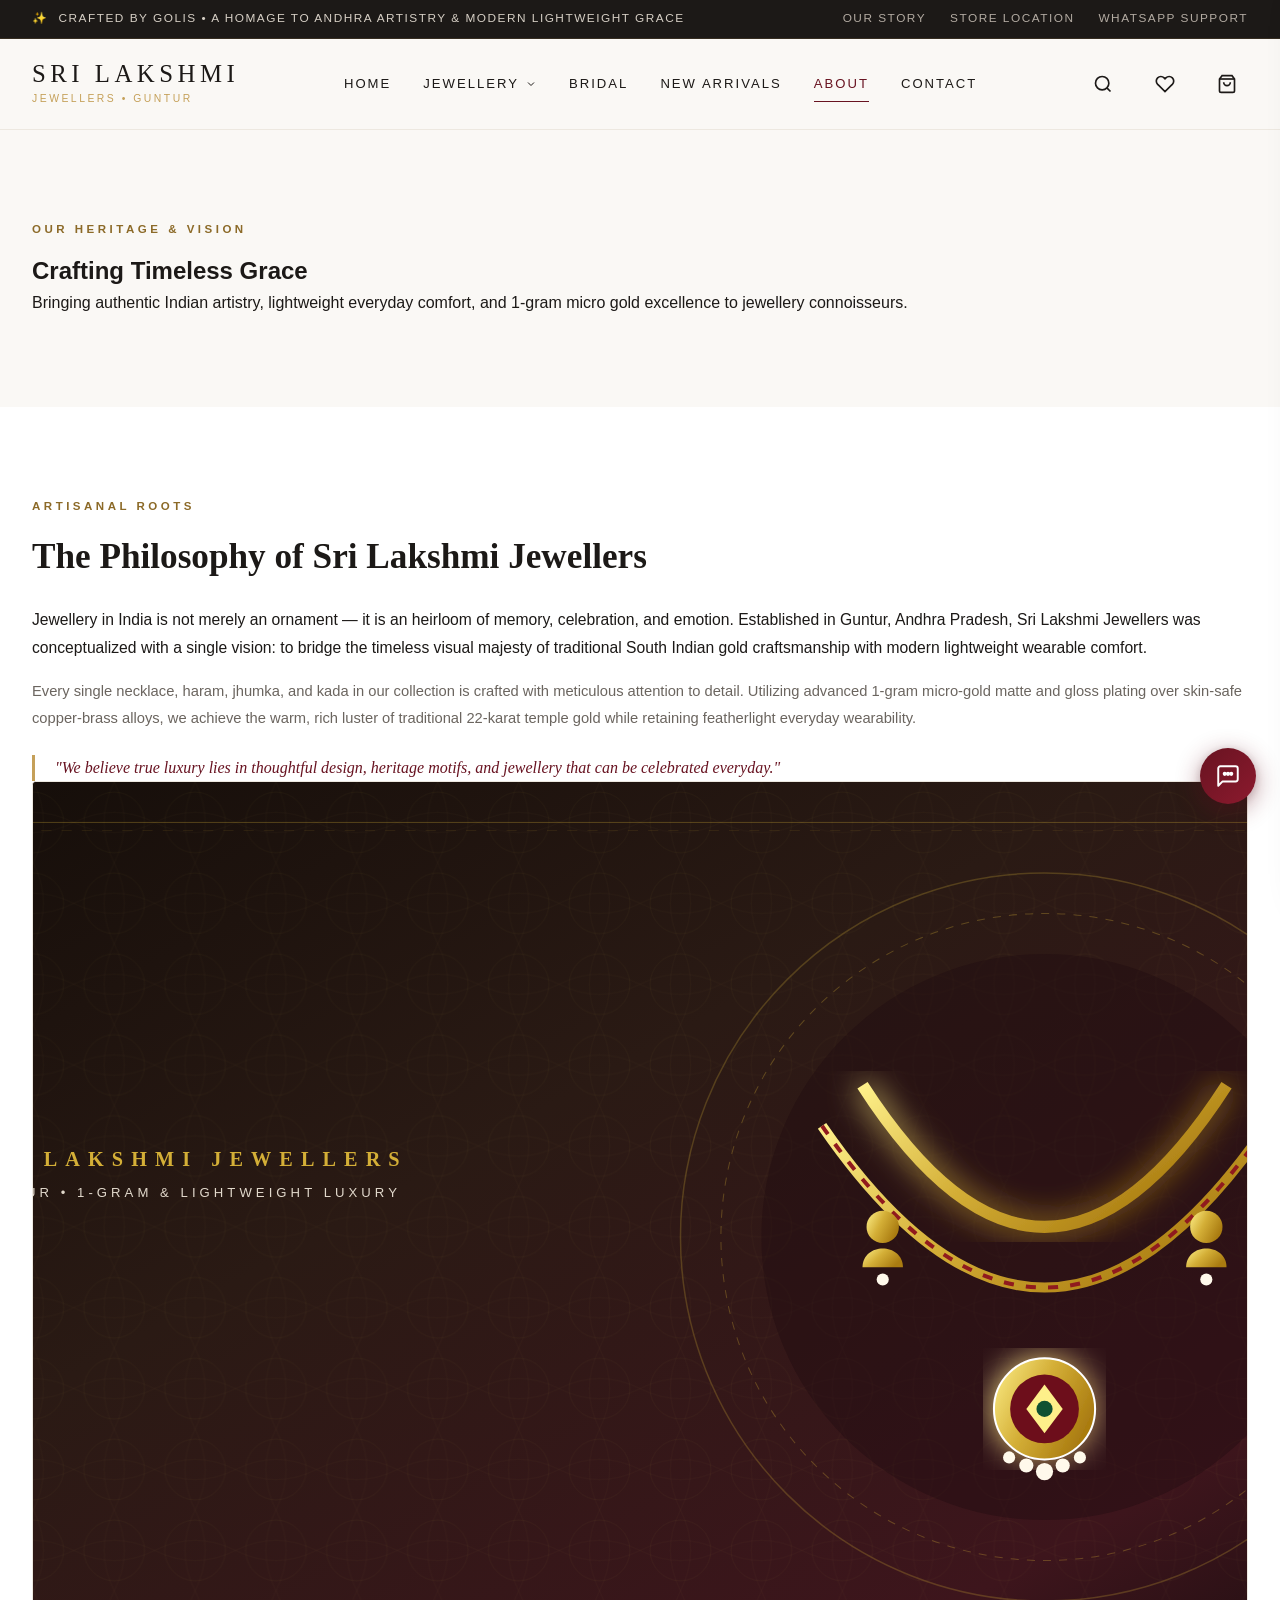
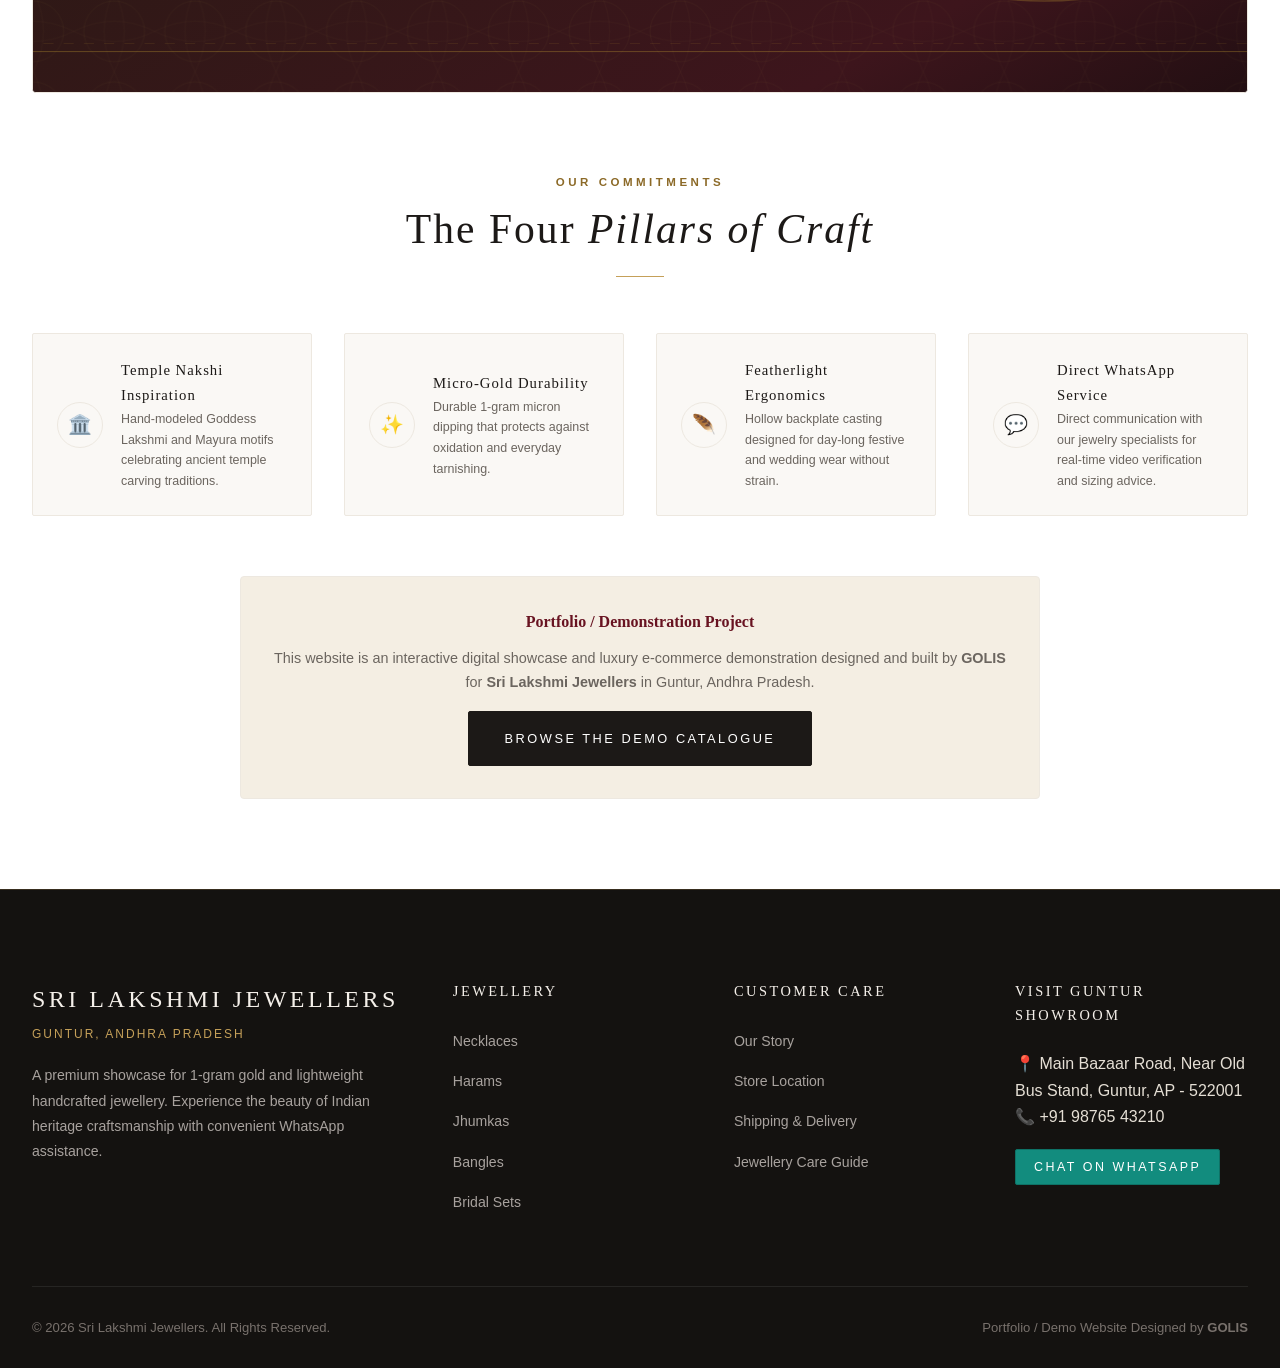
<file: about.html>
<!DOCTYPE html>
<html lang="en">
<head>
    <meta charset="UTF-8">
    <meta name="viewport" content="width=device-width, initial-scale=1.0">
    <title>Our Story & Craftsmanship | Sri Lakshmi Jewellers Guntur</title>
    <meta name="description" content="Discover the philosophy, artisanal heritage, and passion behind Sri Lakshmi Jewellers in Guntur. Handcrafted 1-gram gold and lightweight jewellery.">
    <link rel="canonical" href="https://srilakshmijewellers.example.com/about.html">

    <!-- Stylesheets -->
    <link rel="stylesheet" href="css/style.css">
    <link rel="stylesheet" href="css/home.css">
    <link rel="stylesheet" href="css/responsive.css">
    <link rel="stylesheet" href="css/chatbot.css">
</head>
<body>

    <!-- Top Announcement Bar -->
    <div class="top-bar">
        <div class="container top-bar-inner">
            <div class="top-bar-promo">
                <span>✨</span>
                <span>Crafted by GOLIS • A Homage to Andhra Artistry & Modern Lightweight Grace</span>
            </div>
            <div class="top-bar-links">
                <a href="about.html">Our Story</a>
                <a href="contact.html">Store Location</a>
                <a href="contact.html">WhatsApp Support</a>
            </div>
        </div>
    </div>

    <!-- Sticky Header -->
    <header class="site-header" id="siteHeader">
        <div class="container header-inner">
            <button type="button" class="mobile-nav-toggle" onclick="toggleMobileMenu()" aria-label="Toggle Navigation Menu">
                <svg width="24" height="24" viewBox="0 0 24 24" fill="none" stroke="currentColor" stroke-width="2">
                    <line x1="3" y1="12" x2="21" y2="12"></line>
                    <line x1="3" y1="6" x2="21" y2="6"></line>
                    <line x1="3" y1="18" x2="21" y2="18"></line>
                </svg>
            </button>

            <!-- Brand Logo -->
            <a href="index.html" class="brand-logo">
                <span class="brand-name">SRI LAKSHMI</span>
                <span class="brand-tagline">Jewellers • Guntur</span>
            </a>

            <!-- Desktop Navigation -->
            <nav>
                <ul class="nav-menu" id="navMenu">
                    <li class="nav-item">
                        <a href="index.html" class="nav-link">Home</a>
                    </li>
                    <li class="nav-item nav-item-has-mega">
                        <a href="jewellery.html" class="nav-link">
                            Jewellery
                            <svg width="12" height="12" viewBox="0 0 24 24" fill="none" stroke="currentColor" stroke-width="2"><path d="M6 9l6 6 6-6"/></svg>
                        </a>
                        <div class="mega-menu">
                            <div class="mega-column">
                                <h4>Category</h4>
                                <ul>
                                    <li><a href="jewellery.html?category=Necklaces">Necklaces</a></li>
                                    <li><a href="jewellery.html?category=Harams">Harams</a></li>
                                    <li><a href="jewellery.html?category=Earrings">Earrings</a></li>
                                    <li><a href="jewellery.html?category=Jhumkas">Jhumkas</a></li>
                                    <li><a href="jewellery.html?category=Bangles">Bangles</a></li>
                                    <li><a href="jewellery.html?category=Bracelets">Bracelets</a></li>
                                    <li><a href="jewellery.html?category=Rings">Rings</a></li>
                                    <li><a href="jewellery.html?category=Chains">Chains</a></li>
                                    <li><a href="jewellery.html?category=Pendants">Pendants</a></li>
                                    <li><a href="jewellery.html?category=Bridal%20Sets">Bridal Sets</a></li>
                                </ul>
                            </div>
                            <div class="mega-column">
                                <h4>Style</h4>
                                <ul>
                                    <li><a href="jewellery.html?style=Traditional">Traditional</a></li>
                                    <li><a href="jewellery.html?style=Temple">Temple Nakshi</a></li>
                                    <li><a href="jewellery.html?style=Antique">Antique Polish</a></li>
                                    <li><a href="jewellery.html?style=Contemporary">Contemporary</a></li>
                                    <li><a href="jewellery.html?style=Modern">Modern Daily</a></li>
                                    <li><a href="jewellery.html?style=Lightweight">Lightweight</a></li>
                                </ul>
                            </div>
                            <div class="mega-column">
                                <h4>Occasion</h4>
                                <ul>
                                    <li><a href="jewellery.html?occasion=Daily">Daily Wear</a></li>
                                    <li><a href="jewellery.html?occasion=Wedding">Wedding Grand</a></li>
                                    <li><a href="jewellery.html?occasion=Bridal">Bridal Muhurtham</a></li>
                                    <li><a href="jewellery.html?occasion=Festive">Festive Poojas</a></li>
                                    <li><a href="jewellery.html?occasion=Party">Cocktail & Party</a></li>
                                    <li><a href="jewellery.html?occasion=Gifting">Thoughtful Gifting</a></li>
                                </ul>
                            </div>
                            <div class="mega-featured-card">
                                <div class="mega-featured-card-img-wrap">
                                    <img src="images/categories/necklaces.jpg" alt="Bridal Jewellery Collection">
                                </div>
                                <div class="mega-featured-card-body">
                                    <h5>Bridal Collection</h5>
                                    <p>Traditional elegance for your most special moments.</p>
                                    <a href="bridal.html" class="btn btn-outline-gold" style="font-size: 0.72rem; padding: 8px 14px;">Explore Bridal</a>
                                </div>
                            </div>
                        </div>
                    </li>
                    <li class="nav-item">
                        <a href="bridal.html" class="nav-link">Bridal</a>
                    </li>
                    <li class="nav-item">
                        <a href="jewellery.html?sort=newest" class="nav-link">New Arrivals</a>
                    </li>
                    <li class="nav-item">
                        <a href="about.html" class="nav-link active">About</a>
                    </li>
                    <li class="nav-item">
                        <a href="contact.html" class="nav-link">Contact</a>
                    </li>
                </ul>
            </nav>

            <!-- Actions -->
            <div class="header-actions">
                <button type="button" class="action-btn open-search-btn" aria-label="Search Catalogue">
                    <svg width="20" height="20" viewBox="0 0 24 24" fill="none" stroke="currentColor" stroke-width="2">
                        <circle cx="11" cy="11" r="8"></circle>
                        <line x1="21" y1="21" x2="16.65" y2="16.65"></line>
                    </svg>
                </button>
                <a href="jewellery.html" class="action-btn" aria-label="Wishlist">
                    <svg width="20" height="20" viewBox="0 0 24 24" fill="none" stroke="currentColor" stroke-width="2">
                        <path d="M20.84 4.61a5.5 5.5 0 0 0-7.78 0L12 5.67l-1.06-1.06a5.5 5.5 0 0 0-7.78 7.78l1.06 1.06L12 21.23l7.78-7.78 1.06-1.06a5.5 5.5 0 0 0 0-7.78z"></path>
                    </svg>
                    <span class="action-badge wishlist-badge-count" style="display: none;">0</span>
                </a>
                <button type="button" class="action-btn" onclick="openCartDrawer()" aria-label="Shopping Bag">
                    <svg width="20" height="20" viewBox="0 0 24 24" fill="none" stroke="currentColor" stroke-width="2">
                        <path d="M6 2L3 6v14a2 2 0 0 0 2 2h14a2 2 0 0 0 2-2V6l-3-4z"></path>
                        <line x1="3" y1="6" x2="21" y2="6"></line>
                        <path d="M16 10a4 4 0 0 1-8 0"></path>
                    </svg>
                    <span class="action-badge cart-badge-count" style="display: none;">0</span>
                </button>
            </div>
        </div>
    </header>

    <main>
        <!-- Story Hero Banner -->
        <section class="catalogue-hero" style="padding: 90px 0;">
            <div class="container">
                <span class="section-subtitle">Our Heritage &amp; Vision</span>
                <h1>Crafting Timeless Grace</h1>
                <p>Bringing authentic Indian artistry, lightweight everyday comfort, and 1-gram micro gold excellence to jewellery connoisseurs.</p>
            </div>
        </section>

        <!-- Main Editorial Story -->
        <section style="padding: 90px 0; background-color: var(--color-white);">
            <div class="container">
                <div class="store-grid" style="align-items: center; margin-bottom: 80px;">
                    <div>
                        <span class="section-subtitle" style="text-align: left;">Artisanal Roots</span>
                        <h2 style="font-family: var(--font-heading); font-size: 2.2rem; color: var(--color-charcoal); margin-bottom: 20px;">
                            The Philosophy of <span>Sri Lakshmi Jewellers</span>
                        </h2>
                        <p style="color: var(--color-charcoal); line-height: 1.8; margin-bottom: 16px; font-size: 0.98rem;">
                            Jewellery in India is not merely an ornament — it is an heirloom of memory, celebration, and emotion. Established in Guntur, Andhra Pradesh, Sri Lakshmi Jewellers was conceptualized with a single vision: to bridge the timeless visual majesty of traditional South Indian gold craftsmanship with modern lightweight wearable comfort.
                        </p>
                        <p style="color: var(--color-text-muted); line-height: 1.8; margin-bottom: 24px; font-size: 0.92rem;">
                            Every single necklace, haram, jhumka, and kada in our collection is crafted with meticulous attention to detail. Utilizing advanced 1-gram micro-gold matte and gloss plating over skin-safe copper-brass alloys, we achieve the warm, rich luster of traditional 22-karat temple gold while retaining featherlight everyday wearability.
                        </p>
                        <div style="border-left: 3px solid var(--color-gold); padding-left: 20px; font-style: italic; color: var(--color-maroon); font-family: var(--font-heading);">
                            "We believe true luxury lies in thoughtful design, heritage motifs, and jewellery that can be celebrated everyday."
                        </div>
                    </div>

                    <div style="border-radius: var(--radius-md); overflow: hidden; border: 1px solid var(--color-border); aspect-ratio: 4/3; background-color: #241416;">
                        <img src="images/hero/hero-banner.svg" alt="Craftsmanship Story" style="width: 100%; height: 100%; object-fit: cover;">
                    </div>
                </div>

                <!-- 4 Craft Pillars -->
                <div class="section-header">
                    <span class="section-subtitle">Our Commitments</span>
                    <h2 class="section-title">The Four <span>Pillars of Craft</span></h2>
                    <div class="section-divider"></div>
                </div>

                <div class="features-grid" style="margin-bottom: 60px;">
                    <div class="feature-item" style="background: var(--color-ivory); padding: 24px; border-radius: var(--radius-sm); border: 1px solid var(--color-border);">
                        <div class="feature-icon-box">🏛️</div>
                        <div class="feature-text">
                            <h6>Temple Nakshi Inspiration</h6>
                            <p>Hand-modeled Goddess Lakshmi and Mayura motifs celebrating ancient temple carving traditions.</p>
                        </div>
                    </div>

                    <div class="feature-item" style="background: var(--color-ivory); padding: 24px; border-radius: var(--radius-sm); border: 1px solid var(--color-border);">
                        <div class="feature-icon-box">✨</div>
                        <div class="feature-text">
                            <h6>Micro-Gold Durability</h6>
                            <p>Durable 1-gram micron dipping that protects against oxidation and everyday tarnishing.</p>
                        </div>
                    </div>

                    <div class="feature-item" style="background: var(--color-ivory); padding: 24px; border-radius: var(--radius-sm); border: 1px solid var(--color-border);">
                        <div class="feature-icon-box">🪶</div>
                        <div class="feature-text">
                            <h6>Featherlight Ergonomics</h6>
                            <p>Hollow backplate casting designed for day-long festive and wedding wear without strain.</p>
                        </div>
                    </div>

                    <div class="feature-item" style="background: var(--color-ivory); padding: 24px; border-radius: var(--radius-sm); border: 1px solid var(--color-border);">
                        <div class="feature-icon-box">💬</div>
                        <div class="feature-text">
                            <h6>Direct WhatsApp Service</h6>
                            <p>Direct communication with our jewelry specialists for real-time video verification and sizing advice.</p>
                        </div>
                    </div>
                </div>

                <!-- Portfolio Attribution Note -->
                <div style="background-color: var(--color-cream); border: 1px solid var(--color-border); border-radius: var(--radius-md); padding: 32px; text-align: center; max-width: 800px; margin: 0 auto;">
                    <h4 style="font-family: var(--font-heading); color: var(--color-maroon); margin-bottom: 10px;">Portfolio / Demonstration Project</h4>
                    <p style="font-size: 0.9rem; color: var(--color-text-muted); line-height: 1.7; margin-bottom: 16px;">
                        This website is an interactive digital showcase and luxury e-commerce demonstration designed and built by <strong>GOLIS</strong> for <strong>Sri Lakshmi Jewellers</strong> in Guntur, Andhra Pradesh.
                    </p>
                    <a href="jewellery.html" class="btn btn-primary">Browse The Demo Catalogue</a>
                </div>
            </div>
        </section>
    </main>

    <!-- Footer -->
    <footer class="site-footer">
        <div class="container">
            <div class="footer-top">
                <div class="footer-col">
                    <div class="footer-brand-title">SRI LAKSHMI JEWELLERS</div>
                    <div class="footer-tagline">Guntur, Andhra Pradesh</div>
                    <p class="footer-desc">A premium showcase for 1-gram gold and lightweight handcrafted jewellery. Experience the beauty of Indian heritage craftsmanship with convenient WhatsApp assistance.</p>
                </div>

                <div class="footer-col">
                    <h5>Jewellery</h5>
                    <ul class="footer-links">
                        <li><a href="jewellery.html?category=Necklaces">Necklaces</a></li>
                        <li><a href="jewellery.html?category=Harams">Harams</a></li>
                        <li><a href="jewellery.html?category=Jhumkas">Jhumkas</a></li>
                        <li><a href="jewellery.html?category=Bangles">Bangles</a></li>
                        <li><a href="bridal.html">Bridal Sets</a></li>
                    </ul>
                </div>

                <div class="footer-col">
                    <h5>Customer Care</h5>
                    <ul class="footer-links">
                        <li><a href="about.html">Our Story</a></li>
                        <li><a href="contact.html">Store Location</a></li>
                        <li><a href="contact.html">Shipping &amp; Delivery</a></li>
                        <li><a href="contact.html">Jewellery Care Guide</a></li>
                    </ul>
                </div>

                <div class="footer-col footer-store-info">
                    <h5>Visit Guntur Showroom</h5>
                    <p>
                        <span>📍</span>
                        <span>Main Bazaar Road, Near Old Bus Stand, Guntur, AP - 522001</span>
                    </p>
                    <p>
                        <span>📞</span>
                        <span>+91 98765 43210</span>
                    </p>
                    <div style="margin-top: 18px;">
                        <button type="button" class="btn btn-whatsapp" style="padding: 10px 18px; font-size: 0.78rem;" onclick="openCartEnquiry()">Chat On WhatsApp</button>
                    </div>
                </div>
            </div>

            <div class="footer-bottom">
                <div>&copy; 2026 Sri Lakshmi Jewellers. All Rights Reserved.</div>
                <div>Portfolio / Demo Website Designed by <strong>GOLIS</strong></div>
            </div>
        </div>
    </footer>

    <!-- Fixed Mobile Bottom Bar -->
    <div class="mobile-bottom-bar">
        <div class="mobile-bottom-bar-inner">
            <a href="index.html" class="bottom-bar-item">
                <svg viewBox="0 0 24 24" fill="none" stroke="currentColor" stroke-width="2"><path d="M3 9l9-7 9 7v11a2 2 0 0 1-2 2H5a2 2 0 0 1-2-2z"></path></svg>
                <span>Home</span>
            </a>
            <a href="jewellery.html" class="bottom-bar-item">
                <svg viewBox="0 0 24 24" fill="none" stroke="currentColor" stroke-width="2"><circle cx="6" cy="6" r="3"></circle><circle cx="6" cy="18" r="3"></circle><line x1="20" y1="4" x2="8.12" y2="15.88"></line><line x1="14.47" y1="14.48" x2="20" y2="20"></line><line x1="8.12" y1="8.12" x2="12" y2="12"></line></svg>
                <span>Shop</span>
            </a>
            <a href="#" class="bottom-bar-item open-search-btn">
                <svg viewBox="0 0 24 24" fill="none" stroke="currentColor" stroke-width="2"><circle cx="11" cy="11" r="8"></circle><line x1="21" y1="21" x2="16.65" y2="16.65"></line></svg>
                <span>Search</span>
            </a>
            <a href="#" class="bottom-bar-item" onclick="openCartDrawer(); return false;">
                <svg viewBox="0 0 24 24" fill="none" stroke="currentColor" stroke-width="2"><path d="M6 2L3 6v14a2 2 0 0 0 2 2h14a2 2 0 0 0 2-2V6l-3-4z"></path><line x1="3" y1="6" x2="21" y2="6"></line><path d="M16 10a4 4 0 0 1-8 0"></path></svg>
                <span class="bottom-badge cart-badge-count" style="display: none;">0</span>
                <span>Bag</span>
            </a>
            <a href="#" class="bottom-bar-item" onclick="openCartEnquiry(); return false;">
                <svg viewBox="0 0 24 24" fill="none" stroke="#25d366" stroke-width="2"><path d="M21 11.5a8.38 8.38 0 0 1-.9 3.8 8.5 8.5 0 0 1-7.6 4.7 8.38 8.38 0 0 1-3.8-.9L3 21l1.9-5.7a8.38 8.38 0 0 1-.9-3.8 8.5 8.5 0 0 1 4.7-7.6 8.38 8.38 0 0 1 3.8-.9h.5a8.48 8.48 0 0 1 8 8v.5z"></path></svg>
                <span>WhatsApp</span>
            </a>
        </div>
    </div>

    <!-- Slide-out Cart Drawer -->
    <div class="cart-drawer-overlay" id="cartDrawerOverlay"></div>
    <aside class="cart-drawer" id="cartDrawer">
        <div class="cart-drawer-header">
            <h3 class="cart-drawer-title">
                <svg width="22" height="22" viewBox="0 0 24 24" fill="none" stroke="currentColor" stroke-width="2"><path d="M6 2L3 6v14a2 2 0 0 0 2 2h14a2 2 0 0 0 2-2V6l-3-4z"></path><line x1="3" y1="6" x2="21" y2="6"></line><path d="M16 10a4 4 0 0 1-8 0"></path></svg>
                Shopping Bag
            </h3>
            <button type="button" class="cart-drawer-close" onclick="closeCartDrawer()">&times;</button>
        </div>
        <div class="cart-drawer-body" id="cartDrawerItems"></div>
        <div class="cart-drawer-footer" id="cartDrawerFooter" style="display: none;">
            <div class="cart-subtotal-row">
                <span>Subtotal (Est.)</span>
                <span class="cart-subtotal-amount" id="cartSubtotal">₹0</span>
            </div>
            <div class="cart-checkout-actions">
                <button type="button" class="btn btn-whatsapp" onclick="openCartEnquiry()">Enquire on WhatsApp</button>
                <button type="button" class="btn btn-outline" style="padding: 10px; font-size: 0.78rem;" onclick="clearCart()">Clear Bag</button>
            </div>
        </div>
    </aside>

    <!-- Search Modal -->
    <div class="search-modal" id="searchModal">
        <div class="search-modal-container">
            <div class="search-modal-header">
                <svg width="22" height="22" viewBox="0 0 24 24" fill="none" stroke="#681321" stroke-width="2"><circle cx="11" cy="11" r="8"></circle><line x1="21" y1="21" x2="16.65" y2="16.65"></line></svg>
                <input type="text" id="modalSearchInput" class="search-modal-input" placeholder="Search necklaces, harams, jhumkas, rings, SLJ001...">
                <button type="button" class="search-modal-close" onclick="closeSearchModal()">&times;</button>
            </div>
            <div class="search-modal-body">
                <div id="searchPopularTags">
                    <div style="font-size: 0.8rem; font-weight: 600; text-transform: uppercase; color: var(--color-gold-dark); letter-spacing: 1px;">Popular Searches</div>
                    <div class="search-tags">
                        <span class="search-tag-chip" onclick="openSearchModal('Haram')">Temple Haram</span>
                        <span class="search-tag-chip" onclick="openSearchModal('Jhumka')">Jhumkas</span>
                        <span class="search-tag-chip" onclick="openSearchModal('Choker')">Choker Sets</span>
                        <span class="search-tag-chip" onclick="openSearchModal('Bangles')">Kada Bangles</span>
                    </div>
                </div>
                <div id="modalSearchResults"></div>
            </div>
        </div>
    </div>

    <!-- Customer Enquiry Modal -->
    <div class="checkout-modal" id="checkoutModal">
        <div class="checkout-modal-content">
            <div class="checkout-modal-header">
                <h4 class="checkout-modal-title">Enquire on WhatsApp</h4>
                <button type="button" class="cart-drawer-close" style="color: #fff;" onclick="closeCheckoutModal()">&times;</button>
            </div>
            <div class="checkout-modal-body">
                <p style="font-size: 0.88rem; color: var(--color-text-muted); margin-bottom: 20px;">
                    Please share your contact details below. We will instantly format your enquiry and open WhatsApp to connect directly with our Guntur showroom team.
                </p>
                <form id="customerEnquiryForm">
                    <div class="form-row">
                        <div class="form-group">
                            <label class="form-label">Full Name <span class="req">*</span></label>
                            <input type="text" id="custName" class="form-input" placeholder="e.g. Smt. Lakshmi" required>
                        </div>
                        <div class="form-group">
                            <label class="form-label">Mobile Number <span class="req">*</span></label>
                            <input type="tel" id="custPhone" class="form-input" placeholder="e.g. 9876543210" required>
                        </div>
                    </div>
                    <div class="form-row">
                        <div class="form-group">
                            <label class="form-label">City / Town</label>
                            <input type="text" id="custCity" class="form-input" placeholder="e.g. Guntur / Vijayawada">
                        </div>
                        <div class="form-group">
                            <label class="form-label">Pincode</label>
                            <input type="text" id="custPin" class="form-input" placeholder="e.g. 522001">
                        </div>
                    </div>
                    <div class="form-group">
                        <label class="form-label">Delivery Address (Optional)</label>
                        <textarea id="custAddress" class="form-textarea" rows="2" placeholder="Door No, Street name for home delivery enquiry..."></textarea>
                    </div>
                    <button type="submit" class="btn btn-whatsapp" style="width: 100%; padding: 16px;">
                        Proceed to WhatsApp &rarr;
                    </button>
                </form>
            </div>
        </div>
    </div>

    <!-- Scripts -->
    <script src="js/products.js"></script>
    <script src="js/cart.js"></script>
    <script src="js/search.js"></script>
    <script src="js/filters.js"></script>
    <script src="js/whatsapp.js"></script>
    <script src="js/app.js"></script>

    <!-- Chatbot -->
    <div class="chatbot-fab" id="chatbotFab" role="button" tabindex="0" onclick="toggleChatbot()" onkeydown="if(event.key==='Enter'||event.key===' ')toggleChatbot()" aria-label="Ask our Jewellery Assistant" title="Ask our Jewellery Assistant">
        <svg viewBox="0 0 24 24" fill="none" stroke="currentColor" stroke-width="1.8" stroke-linecap="round" stroke-linejoin="round">
            <path d="M21 15a2 2 0 0 1-2 2H7l-4 4V5a2 2 0 0 1 2-2h14a2 2 0 0 1 2 2z"></path>
            <circle cx="9" cy="10" r="1" fill="currentColor"></circle>
            <circle cx="12" cy="10" r="1" fill="currentColor"></circle>
            <circle cx="15" cy="10" r="1" fill="currentColor"></circle>
        </svg>
        <span class="chatbot-fab-tooltip">Jewellery Assistant</span>
    </div>
    <div class="chatbot-window" id="chatbotWindow" aria-hidden="true" role="dialog" aria-label="Sri Lakshmi Jewellery Assistant">
        <div class="chatbot-header">
            <div class="chatbot-header-info">
                <div class="chatbot-avatar">💎</div>
                <div>
                    <div class="chatbot-title">Sri Lakshmi Assistant</div>
                    <div class="chatbot-status">Online · Jewellery Concierge</div>
                </div>
            </div>
            <div class="chatbot-header-actions">
                <button onclick="minimizeChatbot()" aria-label="Minimize">−</button>
                <button onclick="closeChatbot()" aria-label="Close">×</button>
            </div>
        </div>
        <div class="chatbot-body" id="chatbotBody"></div>
        <div class="chatbot-footer">
            <input type="text" id="chatbotInput" placeholder="Ask about jewellery..." onkeydown="handleChatInput(event)" autocomplete="off" aria-label="Type your message">
            <button class="chatbot-send-btn" onclick="sendChatMessage()" aria-label="Send message">
                <svg viewBox="0 0 24 24" fill="none" stroke="currentColor" stroke-width="2" stroke-linecap="round" stroke-linejoin="round"><line x1="22" y1="2" x2="11" y2="13"></line><polygon points="22 2 15 22 11 13 2 9 22 2"></polygon></svg>
            </button>
        </div>
    </div>
    <script src="js/chatbot.js"></script>
</body>
</html>
</file>
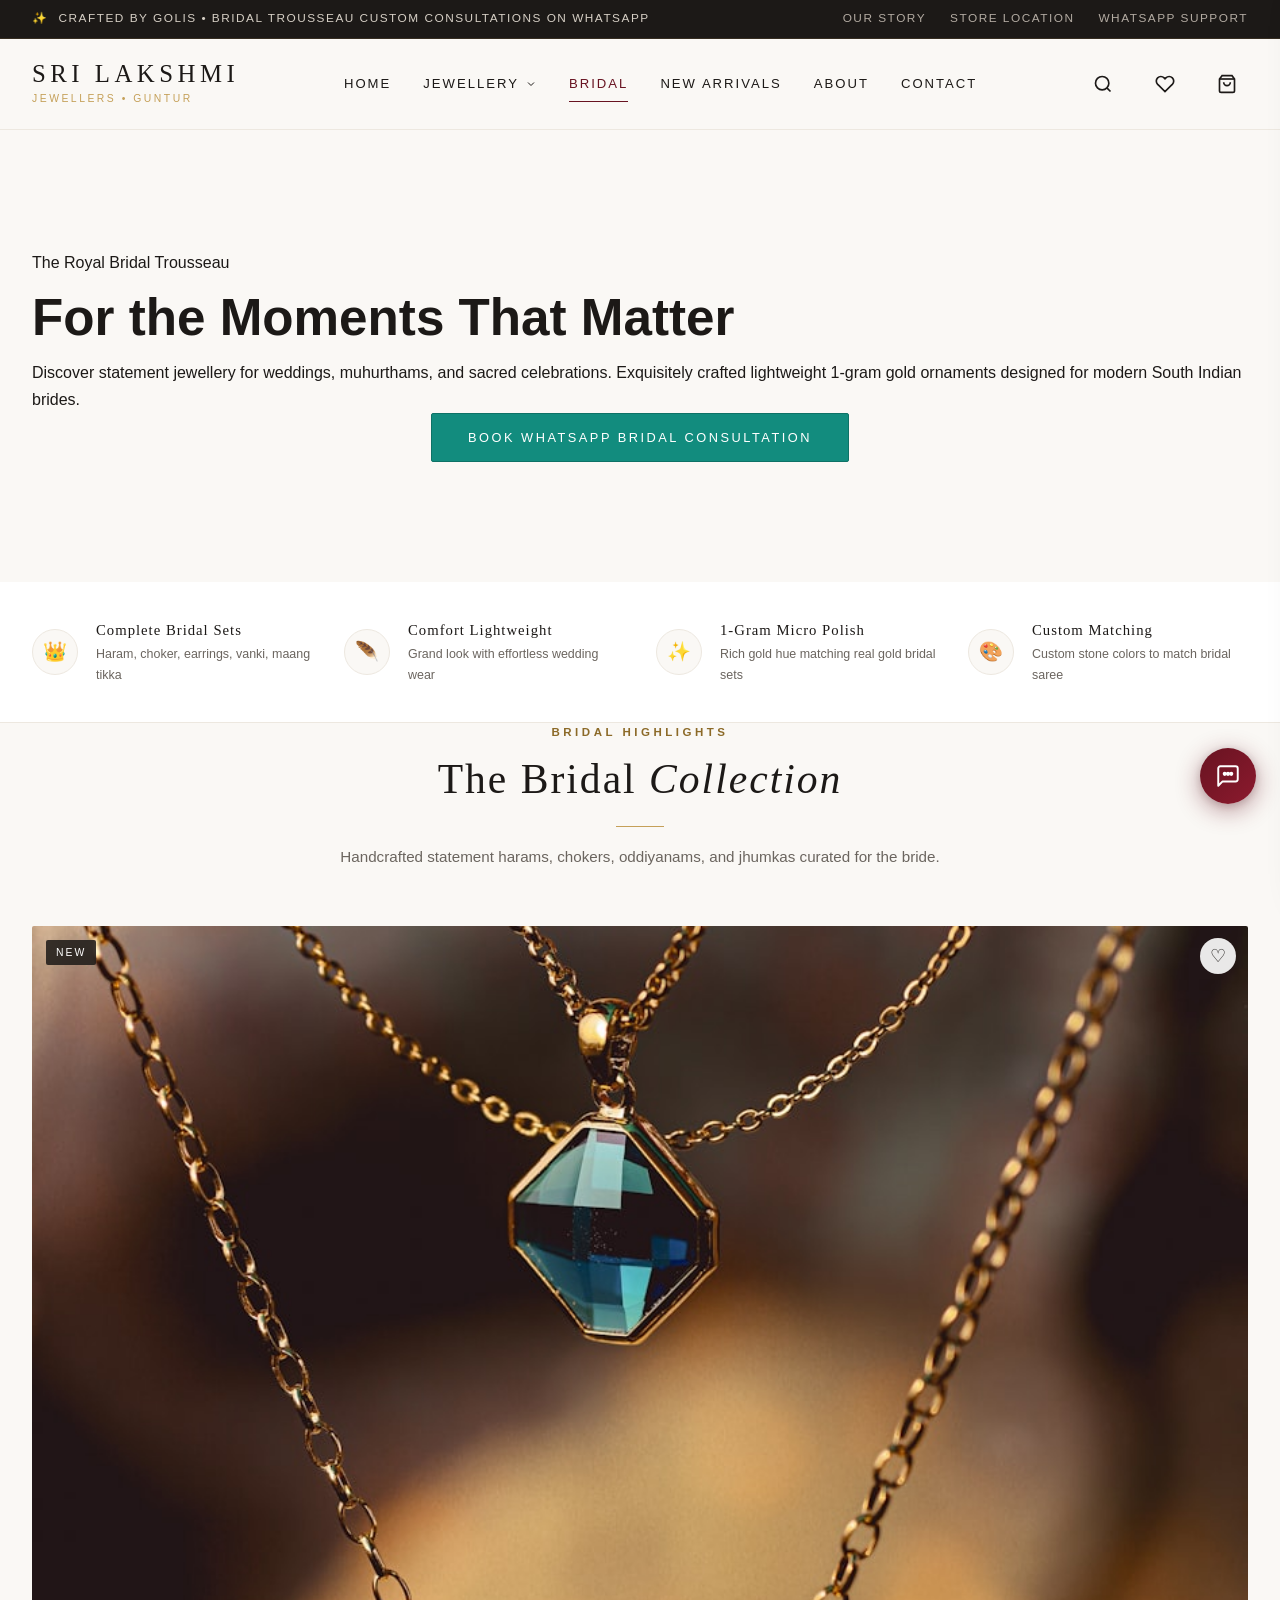
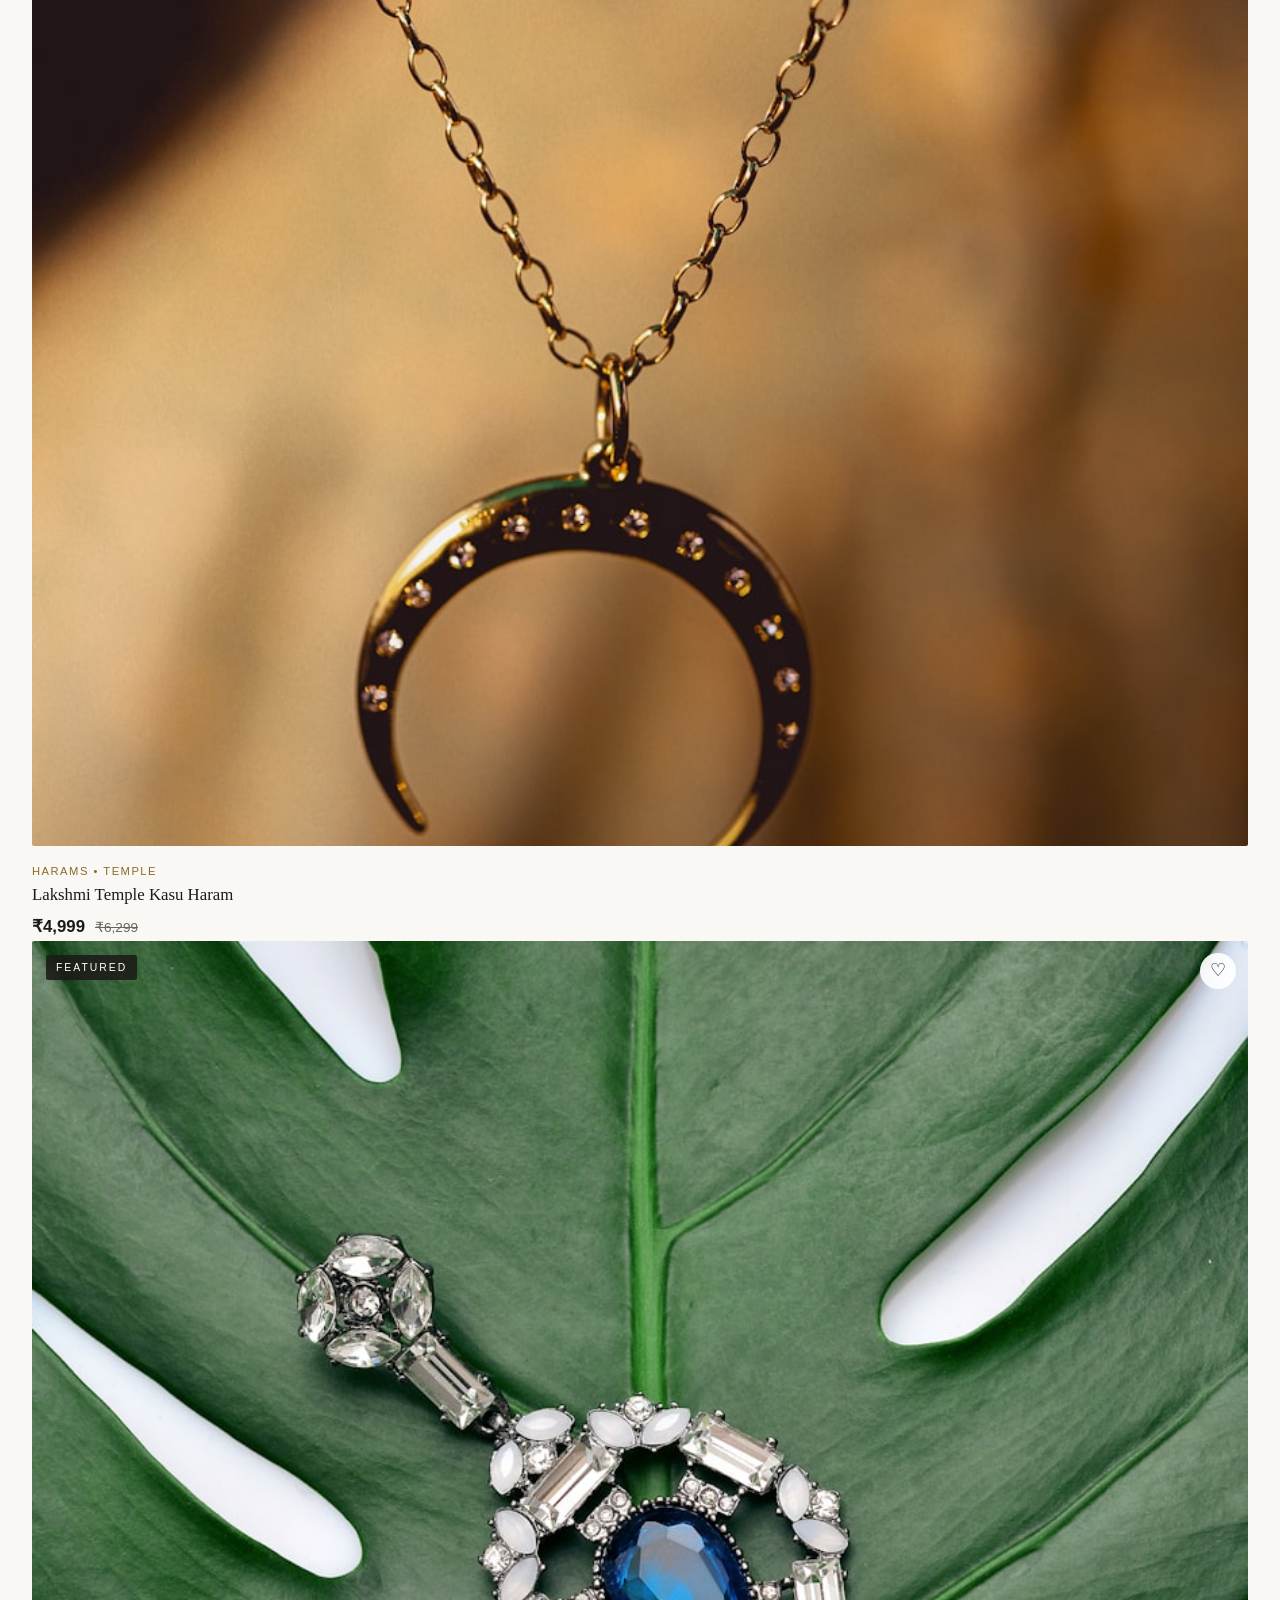
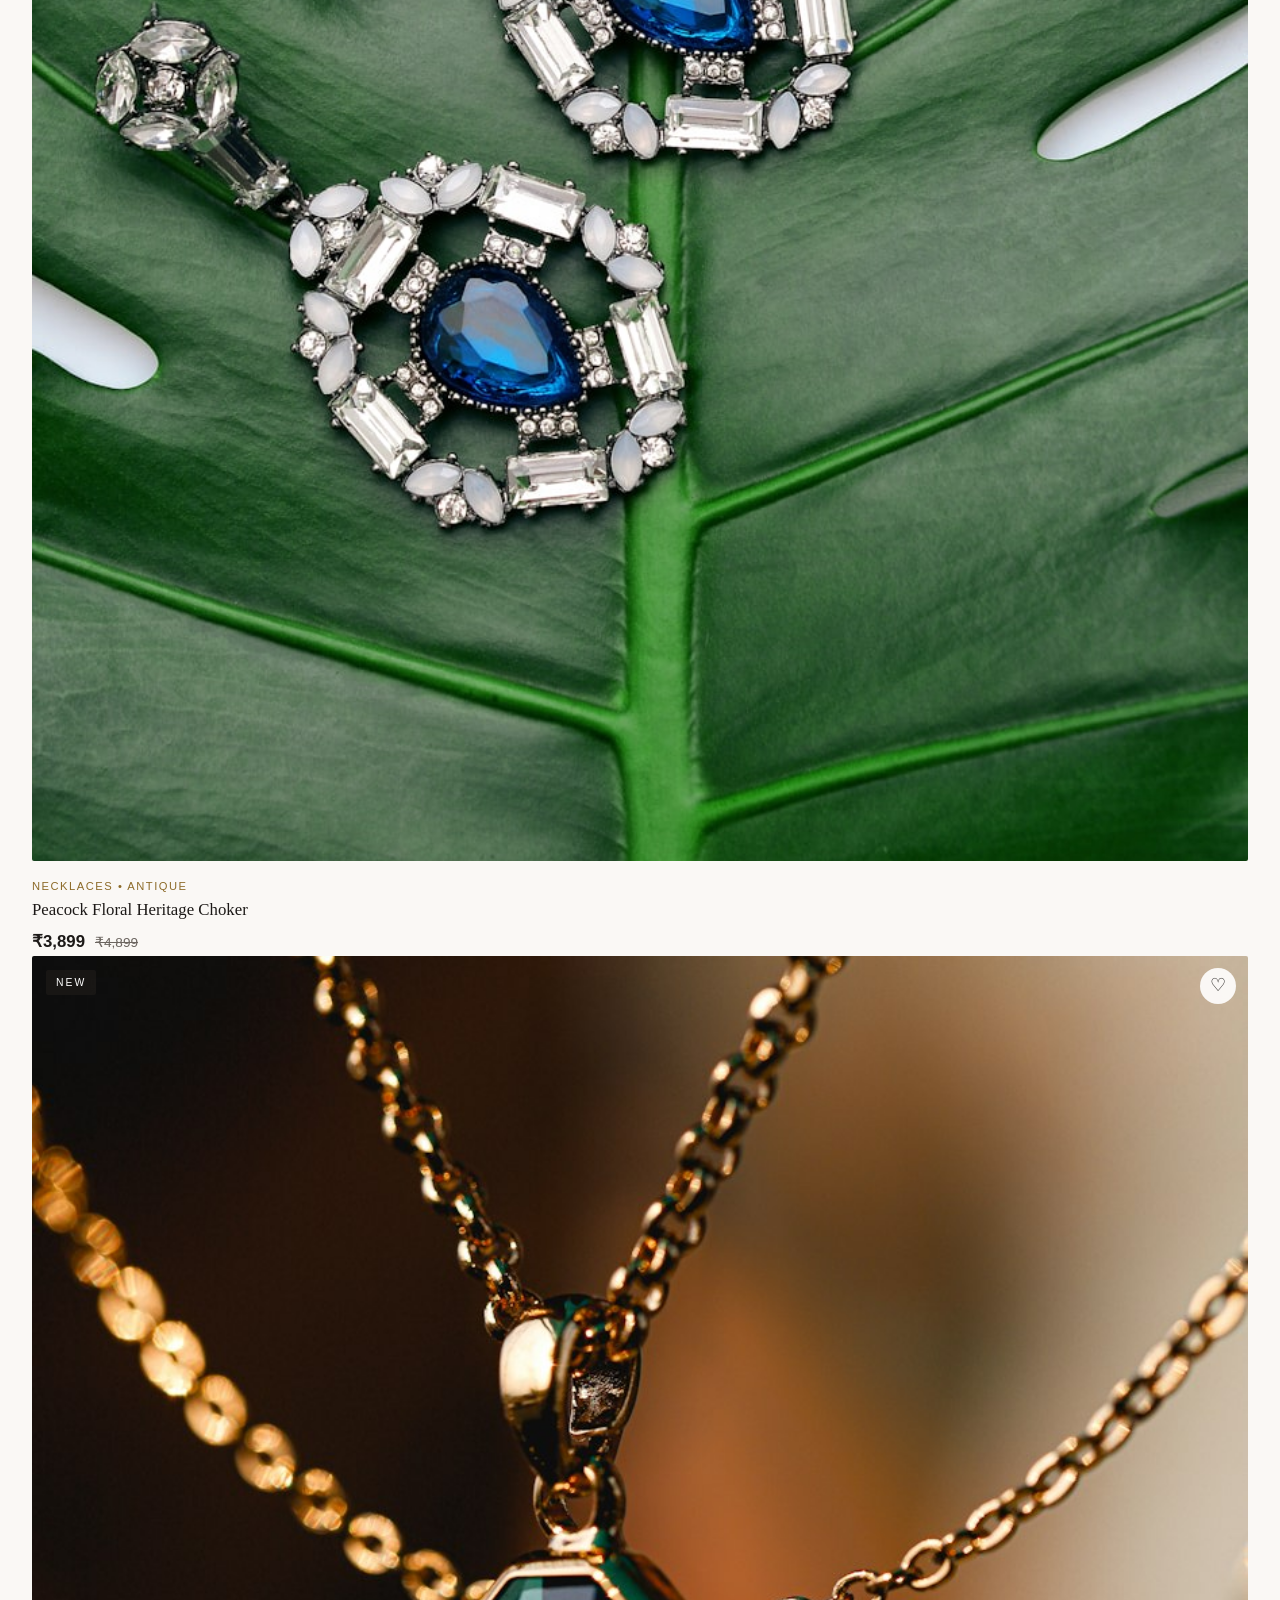
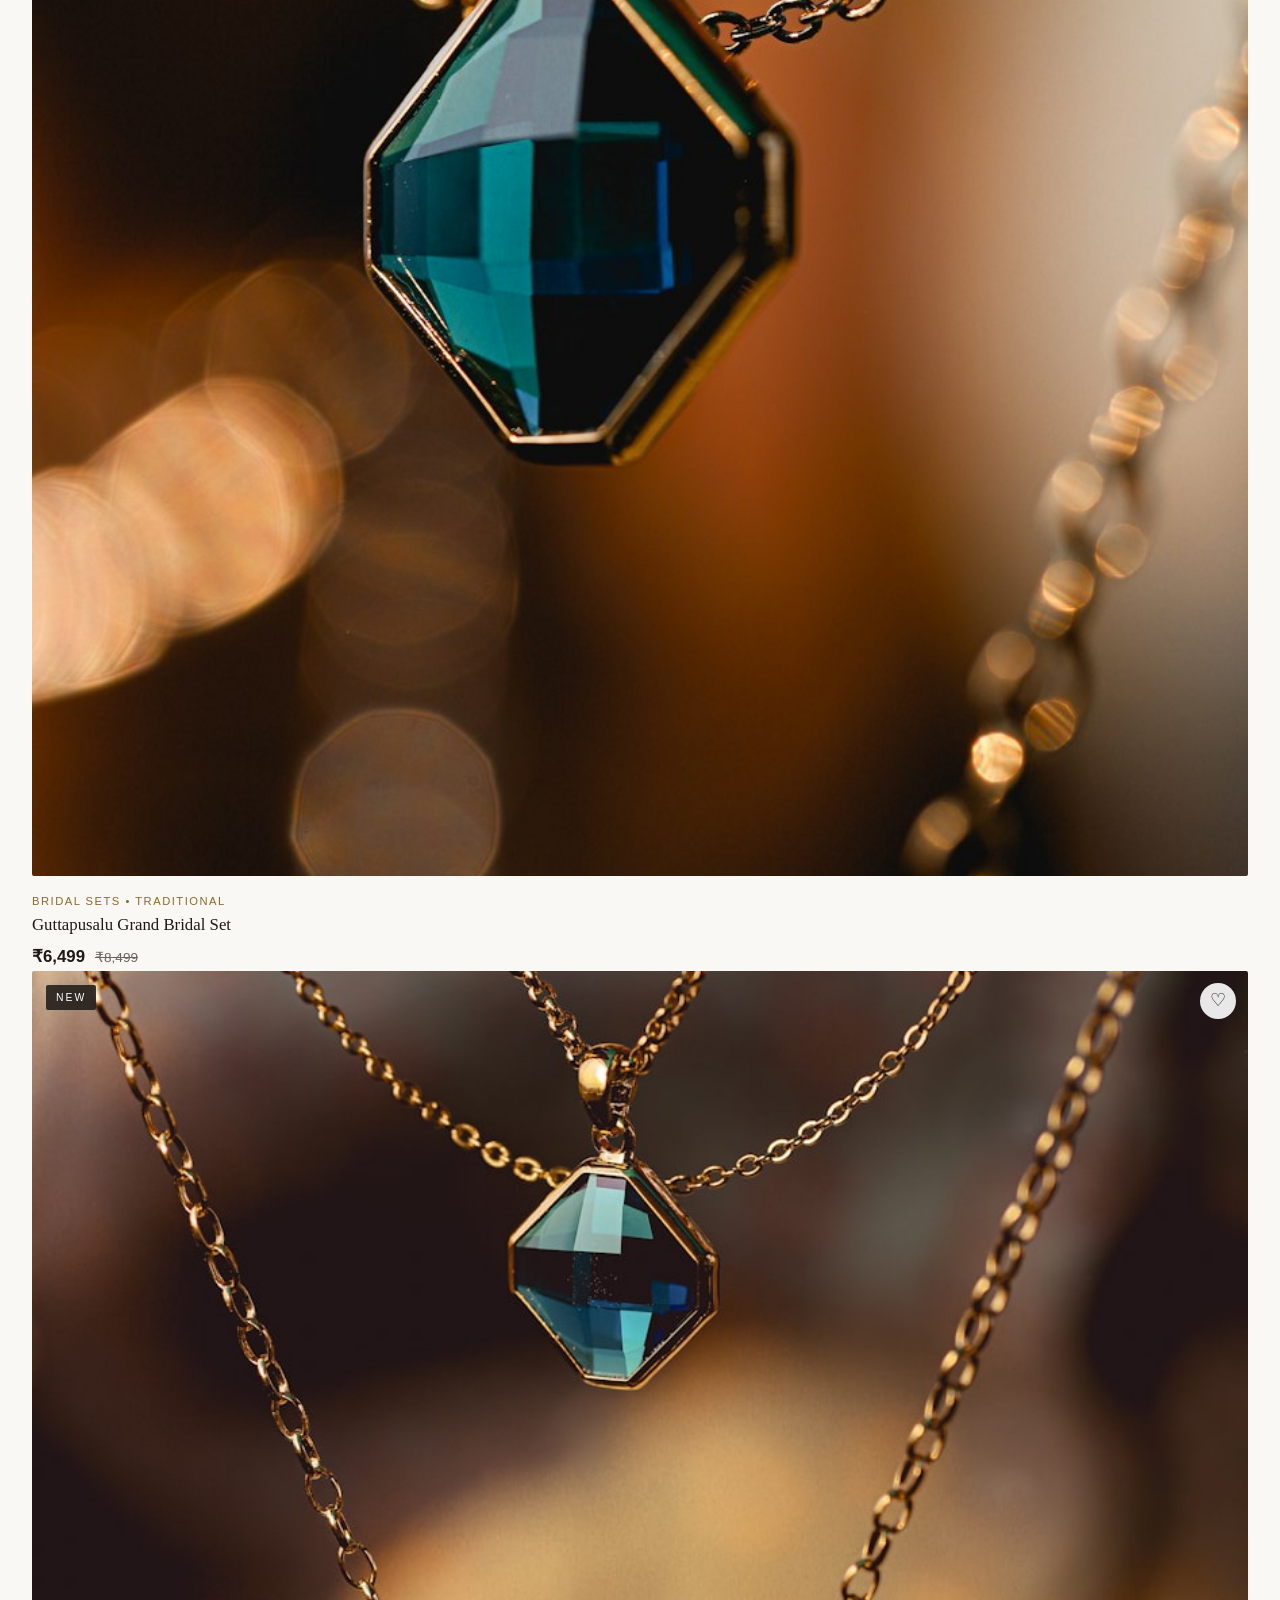
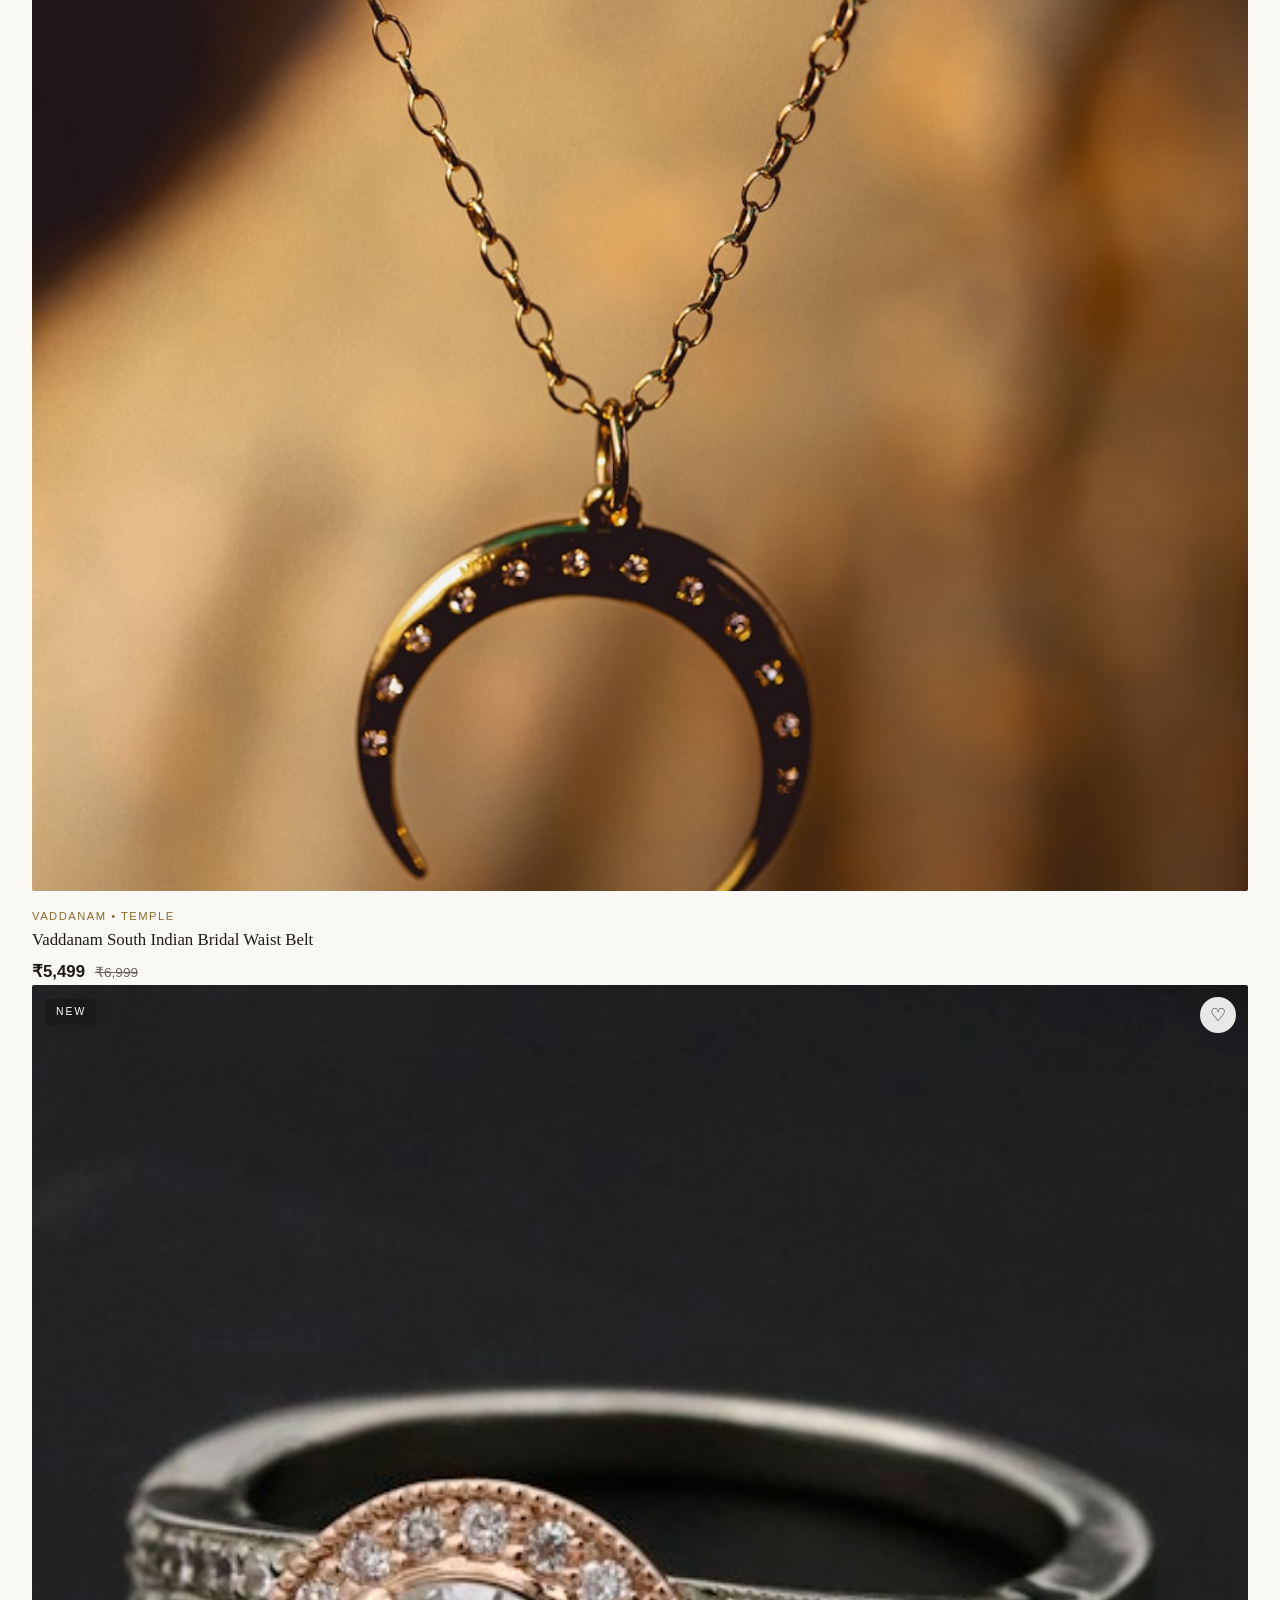
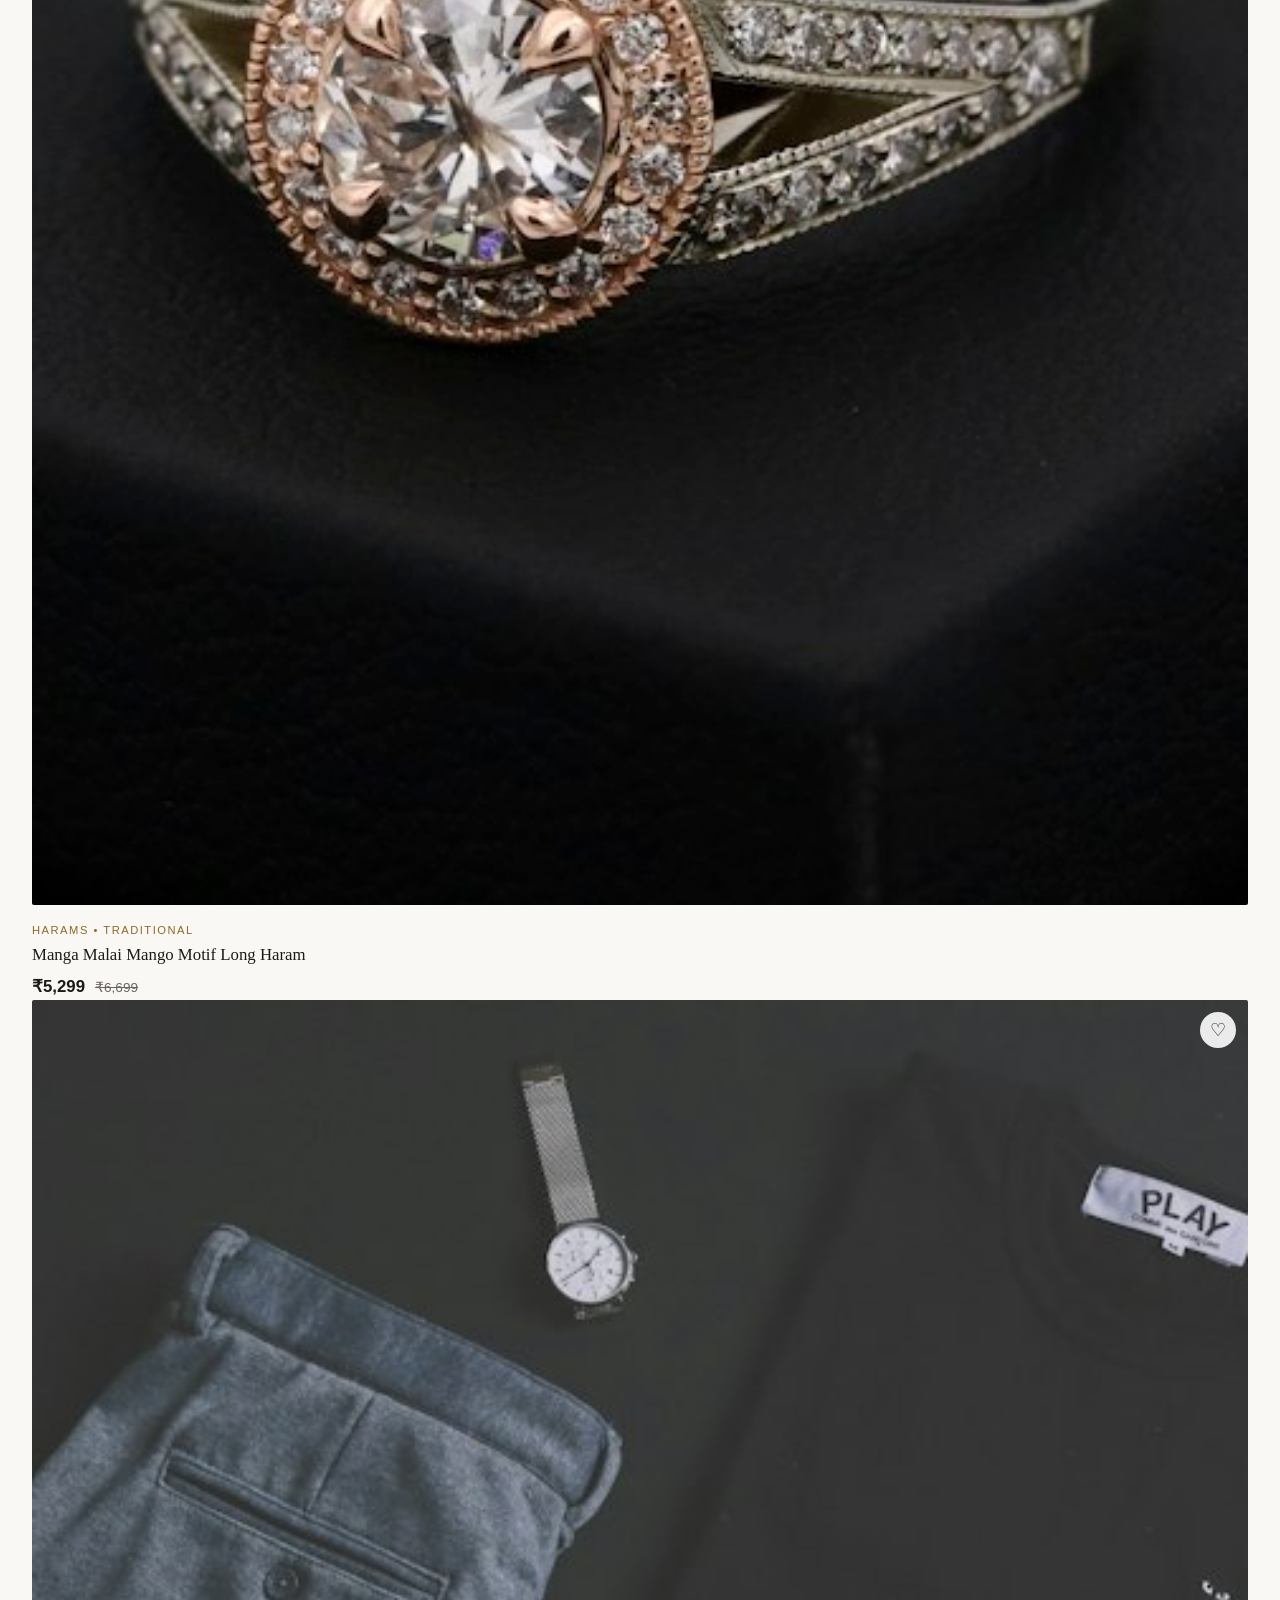
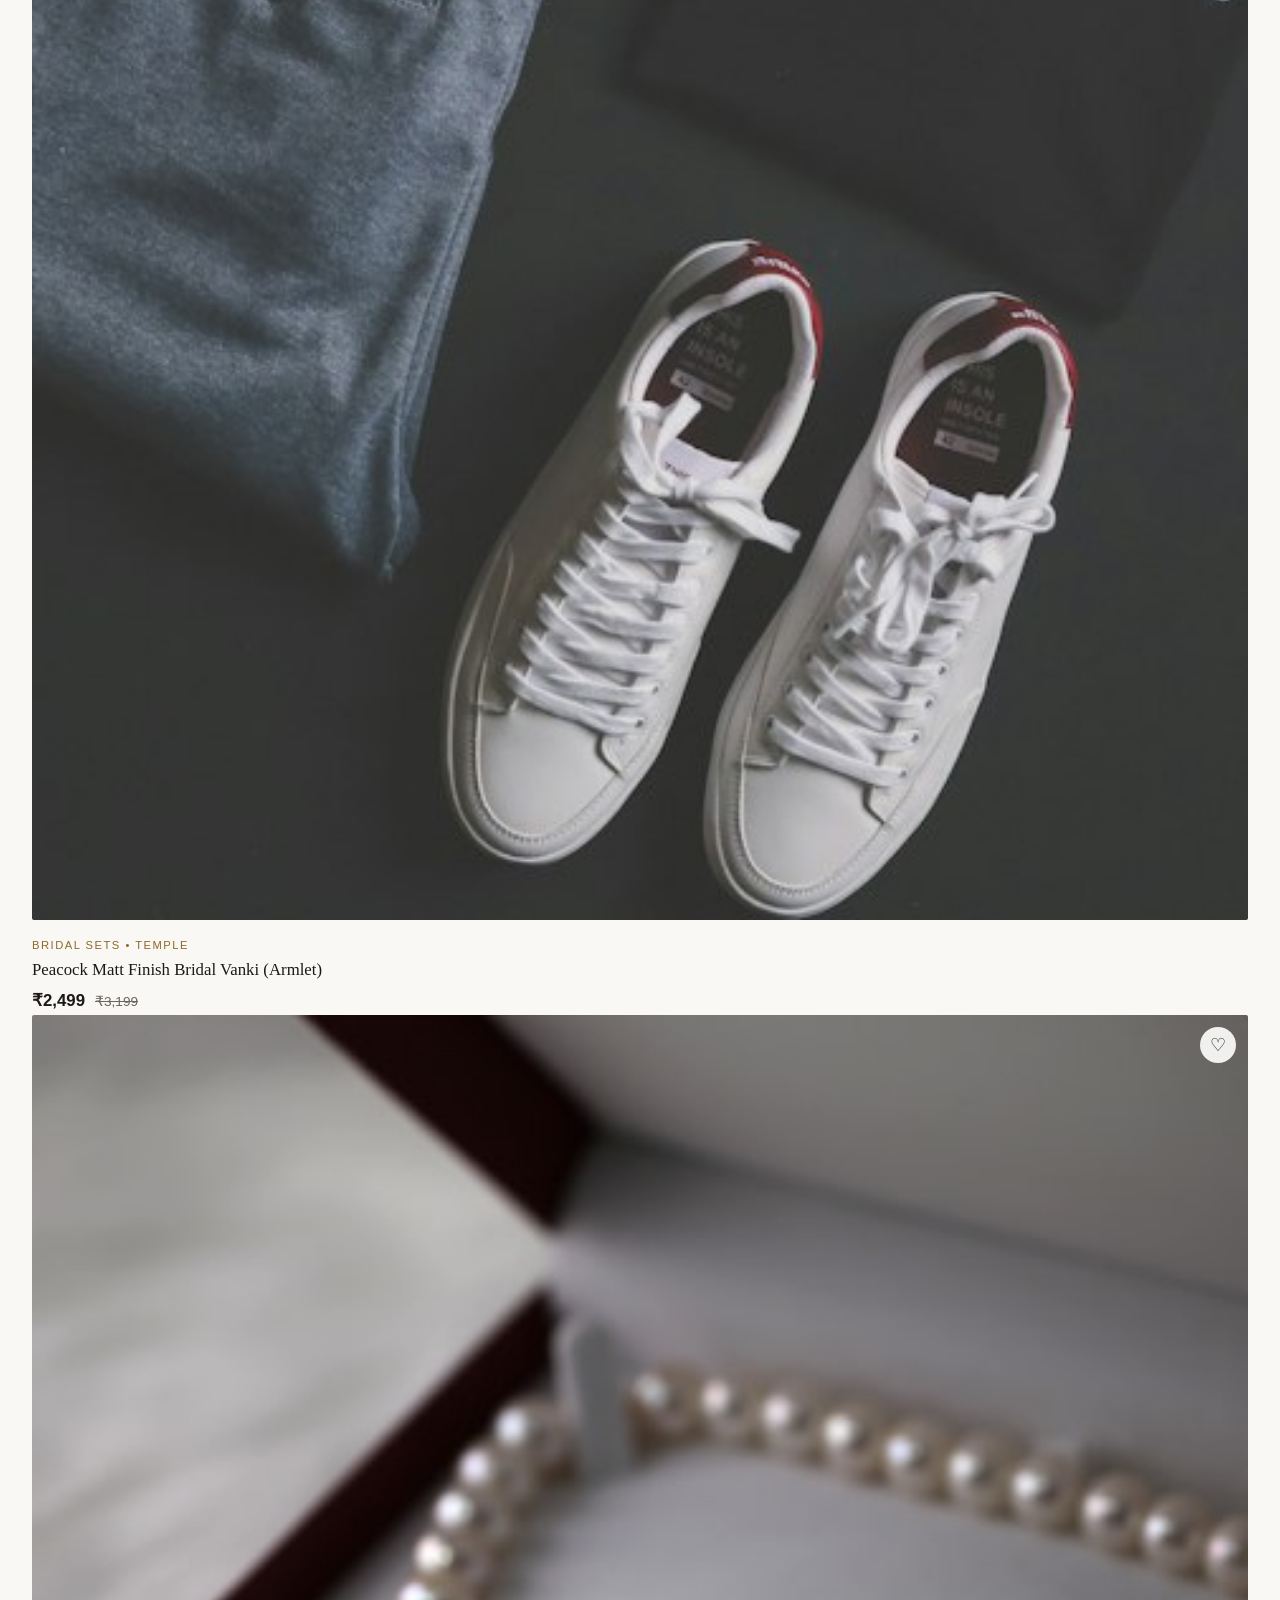
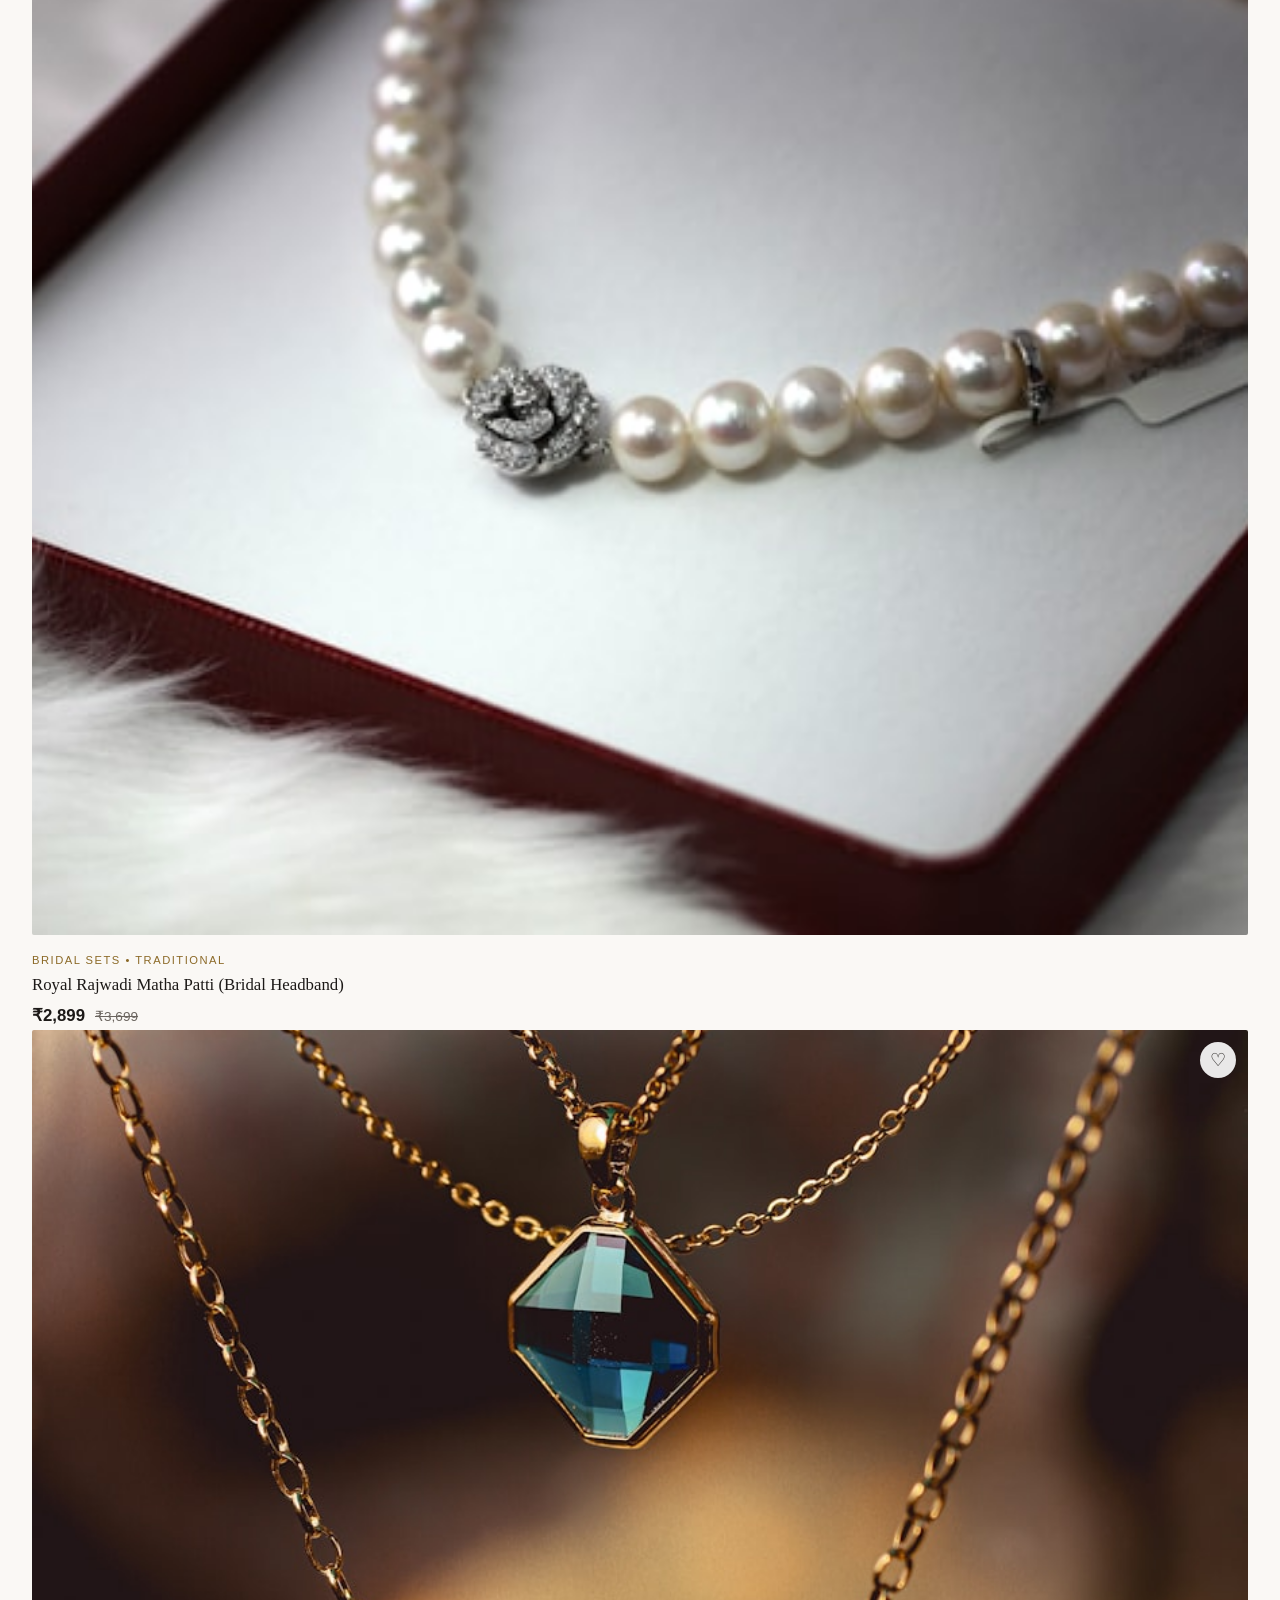
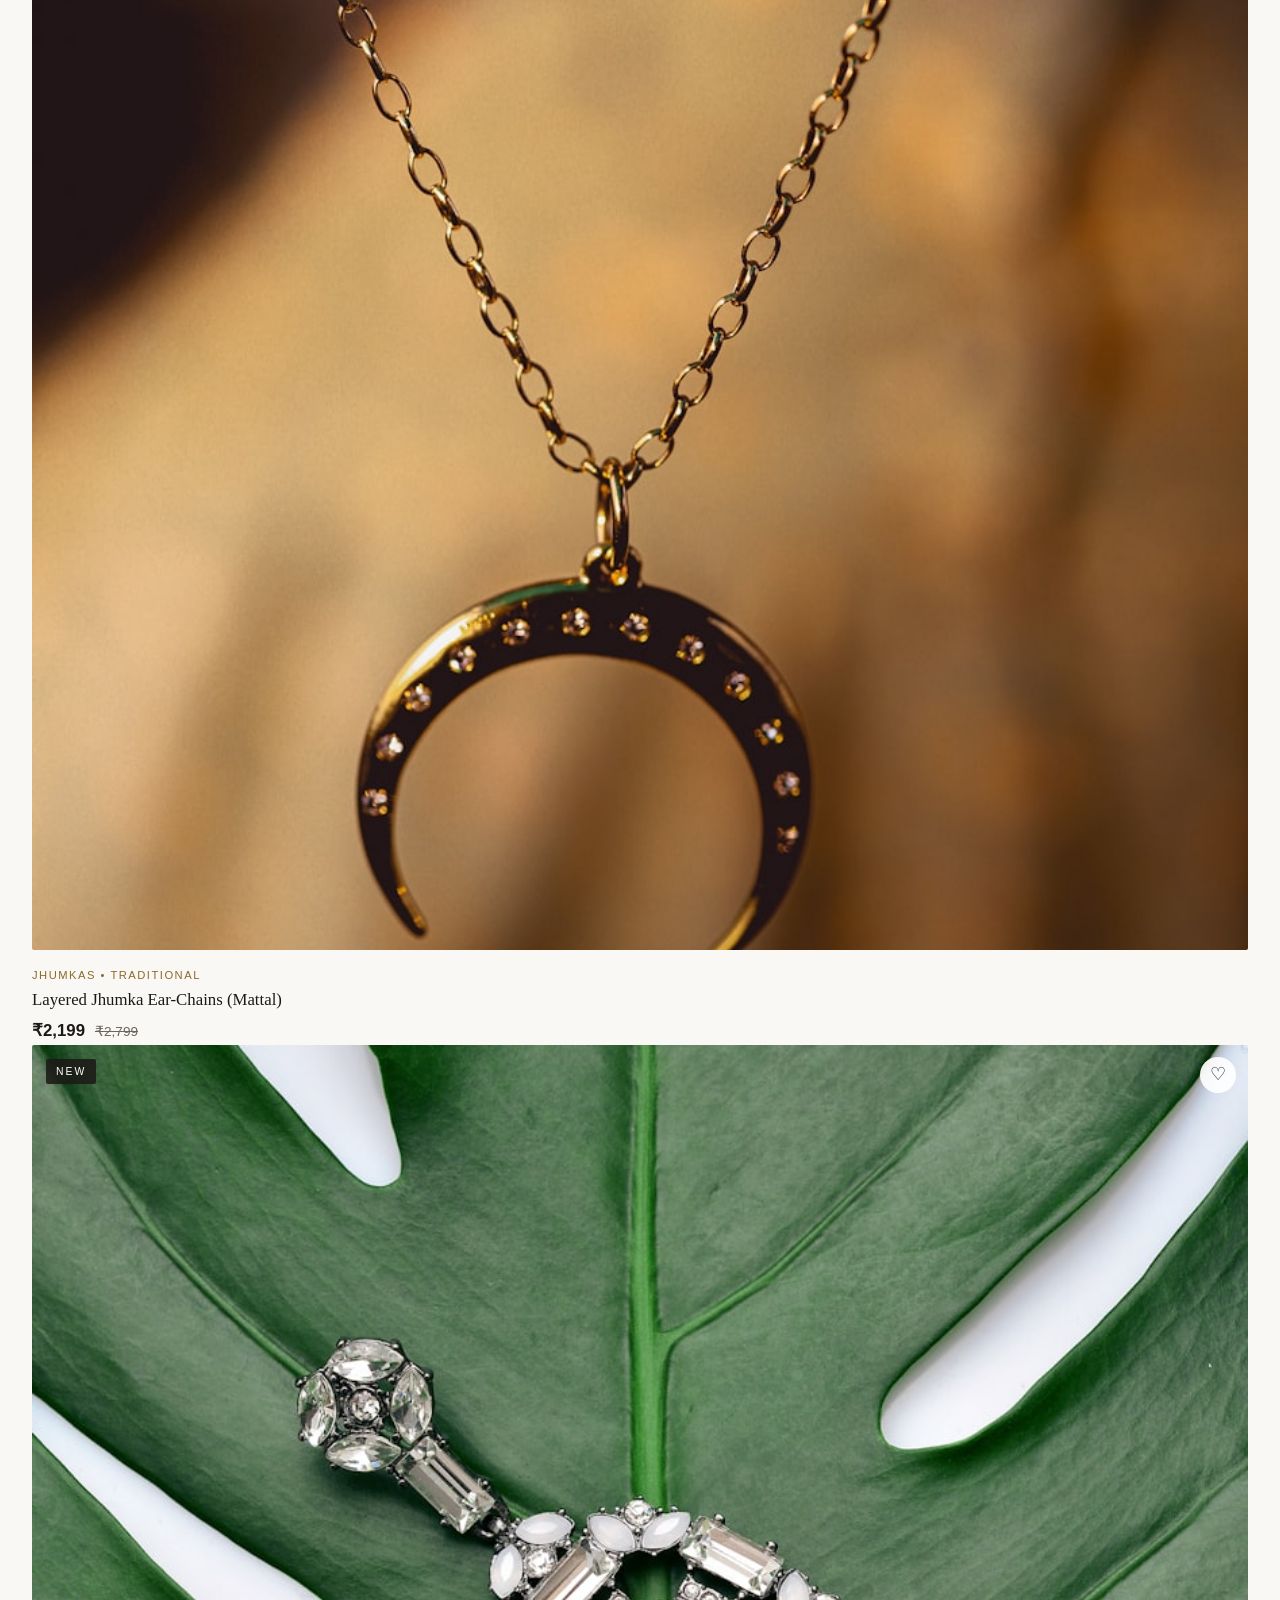
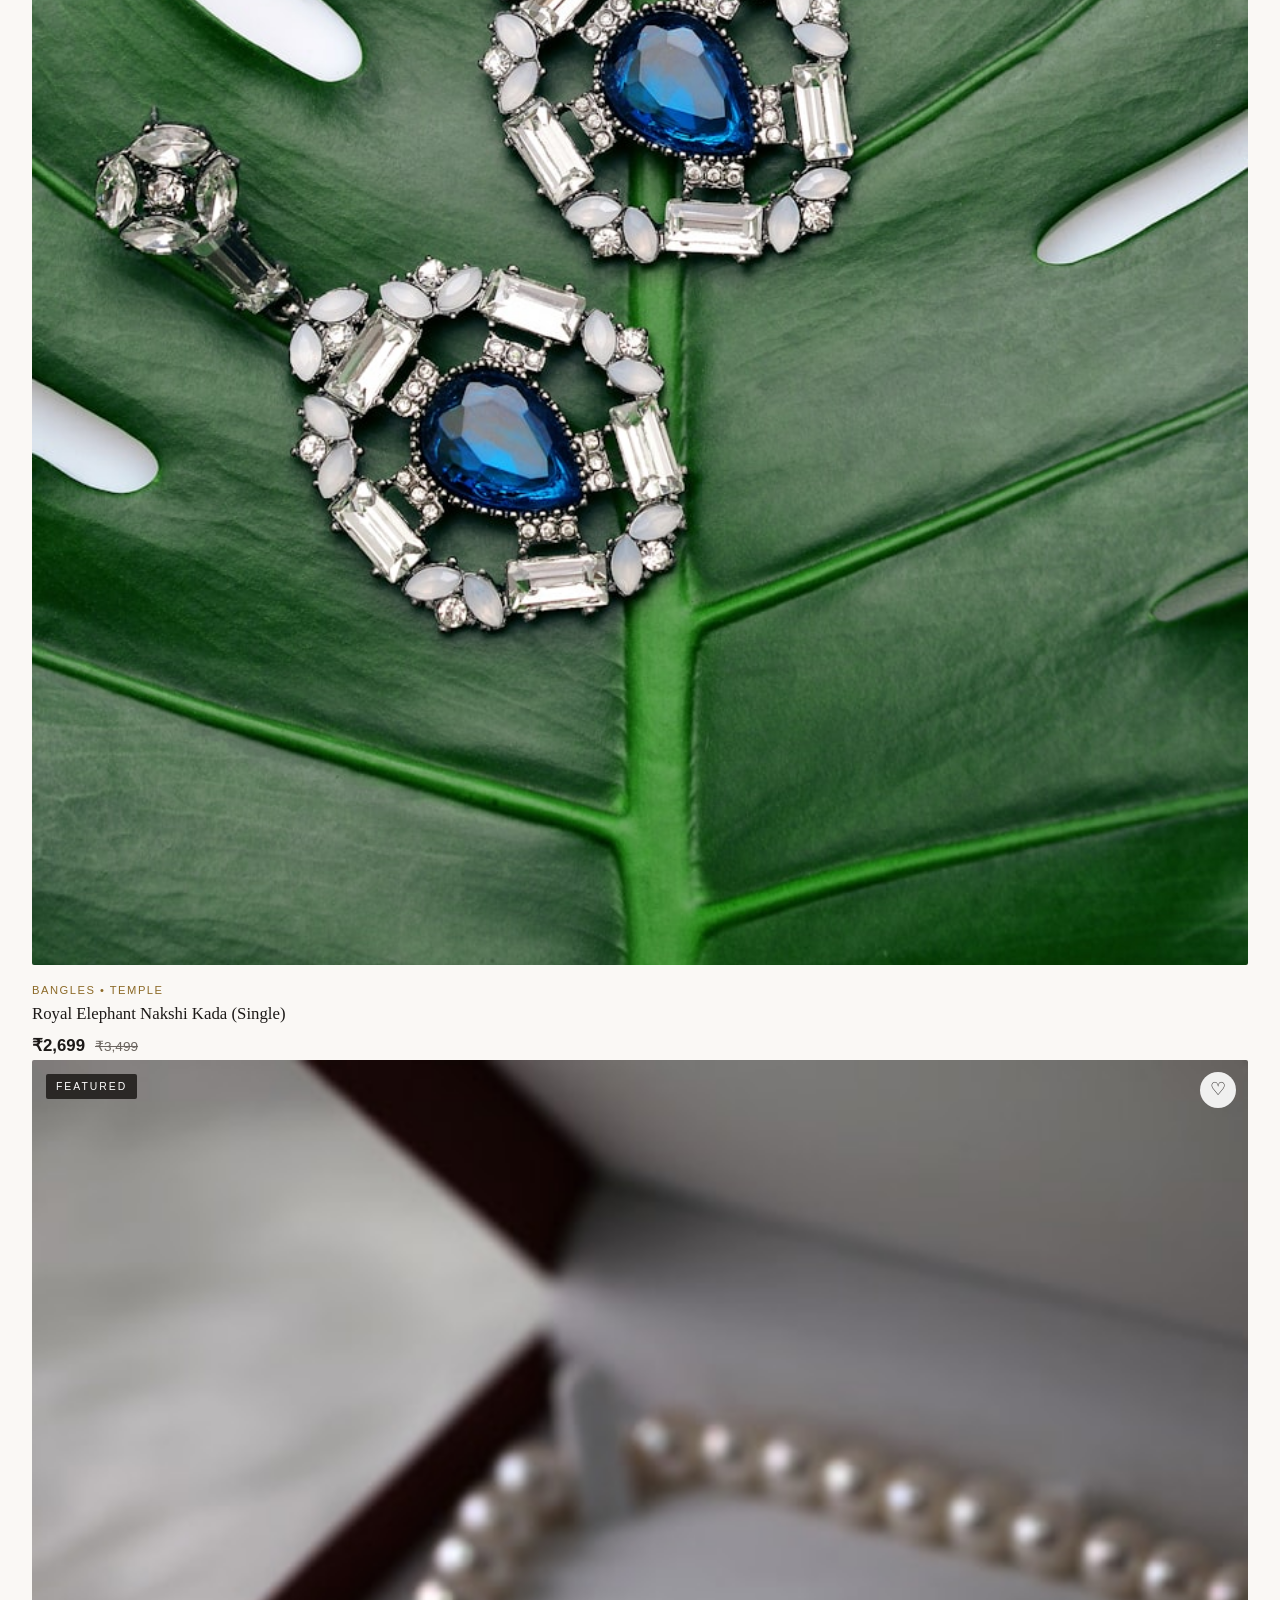
<file: bridal.html>
<!DOCTYPE html>
<html lang="en">
<head>
    <meta charset="UTF-8">
    <meta name="viewport" content="width=device-width, initial-scale=1.0">
    <title>Bridal Jewellery Collection | Sri Lakshmi Jewellers Guntur</title>
    <meta name="description" content="Discover majestic bridal jewellery sets, guttapusalu harams, oddiyanams, and bridal chokers at Sri Lakshmi Jewellers Guntur.">
    <link rel="canonical" href="https://srilakshmijewellers.example.com/bridal.html">

    <!-- Stylesheets -->
    <link rel="stylesheet" href="css/style.css">
    <link rel="stylesheet" href="css/home.css">
    <link rel="stylesheet" href="css/catalogue.css">
    <link rel="stylesheet" href="css/responsive.css">
    <link rel="stylesheet" href="css/chatbot.css">
</head>
<body>

    <!-- Top Announcement Bar -->
    <div class="top-bar">
        <div class="container top-bar-inner">
            <div class="top-bar-promo">
                <span>✨</span>
                <span>Crafted by GOLIS • Bridal Trousseau Custom Consultations on WhatsApp</span>
            </div>
            <div class="top-bar-links">
                <a href="about.html">Our Story</a>
                <a href="contact.html">Store Location</a>
                <a href="contact.html">WhatsApp Support</a>
            </div>
        </div>
    </div>

    <!-- Sticky Header -->
    <header class="site-header" id="siteHeader">
        <div class="container header-inner">
            <button type="button" class="mobile-nav-toggle" onclick="toggleMobileMenu()" aria-label="Toggle Navigation Menu">
                <svg width="24" height="24" viewBox="0 0 24 24" fill="none" stroke="currentColor" stroke-width="2">
                    <line x1="3" y1="12" x2="21" y2="12"></line>
                    <line x1="3" y1="6" x2="21" y2="6"></line>
                    <line x1="3" y1="18" x2="21" y2="18"></line>
                </svg>
            </button>

            <!-- Brand Logo -->
            <a href="index.html" class="brand-logo">
                <span class="brand-name">SRI LAKSHMI</span>
                <span class="brand-tagline">Jewellers • Guntur</span>
            </a>

            <!-- Desktop Navigation -->
            <nav>
                <ul class="nav-menu" id="navMenu">
                    <li class="nav-item">
                        <a href="index.html" class="nav-link">Home</a>
                    </li>
                    <li class="nav-item nav-item-has-mega">
                        <a href="jewellery.html" class="nav-link">
                            Jewellery
                            <svg width="12" height="12" viewBox="0 0 24 24" fill="none" stroke="currentColor" stroke-width="2"><path d="M6 9l6 6 6-6"/></svg>
                        </a>
                        <div class="mega-menu">
                            <div class="mega-column">
                                <h4>Category</h4>
                                <ul>
                                    <li><a href="jewellery.html?category=Necklaces">Necklaces</a></li>
                                    <li><a href="jewellery.html?category=Harams">Harams</a></li>
                                    <li><a href="jewellery.html?category=Earrings">Earrings</a></li>
                                    <li><a href="jewellery.html?category=Jhumkas">Jhumkas</a></li>
                                    <li><a href="jewellery.html?category=Bangles">Bangles</a></li>
                                    <li><a href="jewellery.html?category=Bracelets">Bracelets</a></li>
                                    <li><a href="jewellery.html?category=Rings">Rings</a></li>
                                    <li><a href="jewellery.html?category=Chains">Chains</a></li>
                                    <li><a href="jewellery.html?category=Pendants">Pendants</a></li>
                                    <li><a href="jewellery.html?category=Bridal%20Sets">Bridal Sets</a></li>
                                </ul>
                            </div>
                            <div class="mega-column">
                                <h4>Style</h4>
                                <ul>
                                    <li><a href="jewellery.html?style=Traditional">Traditional</a></li>
                                    <li><a href="jewellery.html?style=Temple">Temple Nakshi</a></li>
                                    <li><a href="jewellery.html?style=Antique">Antique Polish</a></li>
                                    <li><a href="jewellery.html?style=Contemporary">Contemporary</a></li>
                                    <li><a href="jewellery.html?style=Modern">Modern Daily</a></li>
                                    <li><a href="jewellery.html?style=Lightweight">Lightweight</a></li>
                                </ul>
                            </div>
                            <div class="mega-column">
                                <h4>Occasion</h4>
                                <ul>
                                    <li><a href="jewellery.html?occasion=Daily">Daily Wear</a></li>
                                    <li><a href="jewellery.html?occasion=Wedding">Wedding Grand</a></li>
                                    <li><a href="jewellery.html?occasion=Bridal">Bridal Muhurtham</a></li>
                                    <li><a href="jewellery.html?occasion=Festive">Festive Poojas</a></li>
                                    <li><a href="jewellery.html?occasion=Party">Cocktail & Party</a></li>
                                    <li><a href="jewellery.html?occasion=Gifting">Thoughtful Gifting</a></li>
                                </ul>
                            </div>
                            <div class="mega-featured-card">
                                <div class="mega-featured-card-img-wrap">
                                    <img src="images/categories/bridal_sets.jpg" alt="Bridal Jewellery Collection">
                                </div>
                                <div class="mega-featured-card-body">
                                    <h5>Bridal Collection</h5>
                                    <p>Traditional elegance for your most special moments.</p>
                                    <a href="bridal.html" class="btn btn-outline-gold" style="font-size: 0.72rem; padding: 8px 14px;">Explore Bridal</a>
                                </div>
                            </div>
                        </div>
                    </li>
                    <li class="nav-item">
                        <a href="bridal.html" class="nav-link active">Bridal</a>
                    </li>
                    <li class="nav-item">
                        <a href="jewellery.html?sort=newest" class="nav-link">New Arrivals</a>
                    </li>
                    <li class="nav-item">
                        <a href="about.html" class="nav-link">About</a>
                    </li>
                    <li class="nav-item">
                        <a href="contact.html" class="nav-link">Contact</a>
                    </li>
                </ul>
            </nav>

            <!-- Action Icons -->
            <div class="header-actions">
                <button type="button" class="action-btn open-search-btn" aria-label="Search Catalogue">
                    <svg width="20" height="20" viewBox="0 0 24 24" fill="none" stroke="currentColor" stroke-width="2">
                        <circle cx="11" cy="11" r="8"></circle>
                        <line x1="21" y1="21" x2="16.65" y2="16.65"></line>
                    </svg>
                </button>
                <a href="jewellery.html" class="action-btn" aria-label="Wishlist">
                    <svg width="20" height="20" viewBox="0 0 24 24" fill="none" stroke="currentColor" stroke-width="2">
                        <path d="M20.84 4.61a5.5 5.5 0 0 0-7.78 0L12 5.67l-1.06-1.06a5.5 5.5 0 0 0-7.78 7.78l1.06 1.06L12 21.23l7.78-7.78 1.06-1.06a5.5 5.5 0 0 0 0-7.78z"></path>
                    </svg>
                    <span class="action-badge wishlist-badge-count" style="display: none;">0</span>
                </a>
                <button type="button" class="action-btn" onclick="openCartDrawer()" aria-label="Shopping Bag">
                    <svg width="20" height="20" viewBox="0 0 24 24" fill="none" stroke="currentColor" stroke-width="2">
                        <path d="M6 2L3 6v14a2 2 0 0 0 2 2h14a2 2 0 0 0 2-2V6l-3-4z"></path>
                        <line x1="3" y1="6" x2="21" y2="6"></line>
                        <path d="M16 10a4 4 0 0 1-8 0"></path>
                    </svg>
                    <span class="action-badge cart-badge-count" style="display: none;">0</span>
                </button>
            </div>
        </div>
    </header>

    <main>
        <!-- Bridal Hero Banner -->
        <section class="bridal-banner-section" style="padding: 120px 0;">
            <div class="bridal-banner-overlay"></div>
            <div class="container">
                <div class="bridal-banner-content">
                    <span class="bridal-badge">The Royal Bridal Trousseau</span>
                    <h1 class="bridal-banner-title" style="font-size: 3.2rem;">For the Moments <span>That Matter</span></h1>
                    <p class="bridal-banner-text">Discover statement jewellery for weddings, muhurthams, and sacred celebrations. Exquisitely crafted lightweight 1-gram gold ornaments designed for modern South Indian brides.</p>
                    <div style="display: flex; justify-content: center; gap: 16px;">
                        <button type="button" class="btn btn-whatsapp" onclick="openCartEnquiry()">Book WhatsApp Bridal Consultation</button>
                    </div>
                </div>
            </div>
        </section>

        <!-- Bridal Categories Features -->
        <section class="features-bar">
            <div class="container">
                <div class="features-grid">
                    <div class="feature-item">
                        <div class="feature-icon-box">👑</div>
                        <div class="feature-text">
                            <h6>Complete Bridal Sets</h6>
                            <p>Haram, choker, earrings, vanki, maang tikka</p>
                        </div>
                    </div>
                    <div class="feature-item">
                        <div class="feature-icon-box">🪶</div>
                        <div class="feature-text">
                            <h6>Comfort Lightweight</h6>
                            <p>Grand look with effortless wedding wear</p>
                        </div>
                    </div>
                    <div class="feature-item">
                        <div class="feature-icon-box">✨</div>
                        <div class="feature-text">
                            <h6>1-Gram Micro Polish</h6>
                            <p>Rich gold hue matching real gold bridal sets</p>
                        </div>
                    </div>
                    <div class="feature-item">
                        <div class="feature-icon-box">🎨</div>
                        <div class="feature-text">
                            <h6>Custom Matching</h6>
                            <p>Custom stone colors to match bridal saree</p>
                        </div>
                    </div>
                </div>
            </div>
        </section>

        <!-- Bridal Products Showcase -->
        <section class="products-section">
            <div class="container">
                <div class="section-header">
                    <span class="section-subtitle">Bridal Highlights</span>
                    <h2 class="section-title">The Bridal <span>Collection</span></h2>
                    <div class="section-divider"></div>
                    <p class="section-desc">Handcrafted statement harams, chokers, oddiyanams, and jhumkas curated for the bride.</p>
                </div>

                <div class="products-grid-4" id="bridalProductsGrid">
                    <!-- Populated by app.js / products.js -->
                </div>

                <div class="section-cta-wrap">
                    <a href="jewellery.html?occasion=Bridal" class="btn btn-primary">View All Bridal Ornaments</a>
                </div>
            </div>
        </section>

        <!-- Custom Bridal Saree Matching Advice -->
        <section style="background-color: var(--color-white); padding: 80px 0; border-top: 1px solid var(--color-border);">
            <div class="container">
                <div class="store-grid">
                    <div>
                        <span class="section-subtitle">Personalized Styling</span>
                        <h2 style="font-family: var(--font-heading); font-size: 2.2rem; margin-bottom: 16px;">Bridal Saree &amp; Jewellery Matching Concierge</h2>
                        <p style="color: var(--color-text-muted); line-height: 1.8; margin-bottom: 24px;">
                            Choosing the perfect jewellery for your Kanjeevaram or Banarasi bridal saree is an art. Send our bridal stylists a photo of your wedding saree on WhatsApp, and we will recommend matching haram lengths, stone color accents (kemp ruby, emerald, or kundan polki), and oddiyanam styles.
                        </p>
                        <button type="button" class="btn btn-whatsapp" onclick="openCartEnquiry()">Send Saree Photo on WhatsApp</button>
                    </div>
                    <div style="border-radius: var(--radius-md); overflow: hidden; border: 1px solid var(--color-border); aspect-ratio: 4/3; background-color: #2b111a;">
                        <img src="images/bridal/bridal-banner.svg" alt="Bridal Styling Concierge" style="width: 100%; height: 100%; object-fit: cover;">
                    </div>
                </div>
            </div>
        </section>
    </main>

    <!-- Footer -->
    <footer class="site-footer">
        <div class="container">
            <div class="footer-top">
                <div class="footer-col">
                    <div class="footer-brand-title">SRI LAKSHMI JEWELLERS</div>
                    <div class="footer-tagline">Guntur, Andhra Pradesh</div>
                    <p class="footer-desc">A premium showcase for 1-gram gold and lightweight handcrafted jewellery. Experience the beauty of Indian heritage craftsmanship with convenient WhatsApp assistance.</p>
                </div>

                <div class="footer-col">
                    <h5>Jewellery</h5>
                    <ul class="footer-links">
                        <li><a href="jewellery.html?category=Necklaces">Necklaces</a></li>
                        <li><a href="jewellery.html?category=Harams">Harams</a></li>
                        <li><a href="jewellery.html?category=Jhumkas">Jhumkas</a></li>
                        <li><a href="jewellery.html?category=Bangles">Bangles</a></li>
                        <li><a href="bridal.html">Bridal Sets</a></li>
                    </ul>
                </div>

                <div class="footer-col">
                    <h5>Customer Care</h5>
                    <ul class="footer-links">
                        <li><a href="about.html">Our Story</a></li>
                        <li><a href="contact.html">Store Location</a></li>
                        <li><a href="contact.html">Shipping &amp; Delivery</a></li>
                        <li><a href="contact.html">Jewellery Care Guide</a></li>
                    </ul>
                </div>

                <div class="footer-col footer-store-info">
                    <h5>Visit Guntur Showroom</h5>
                    <p>
                        <span>📍</span>
                        <span>Main Bazaar Road, Near Old Bus Stand, Guntur, AP - 522001</span>
                    </p>
                    <p>
                        <span>📞</span>
                        <span>+91 98765 43210</span>
                    </p>
                    <div style="margin-top: 18px;">
                        <button type="button" class="btn btn-whatsapp" style="padding: 10px 18px; font-size: 0.78rem;" onclick="openCartEnquiry()">Chat On WhatsApp</button>
                    </div>
                </div>
            </div>

            <div class="footer-bottom">
                <div>&copy; 2026 Sri Lakshmi Jewellers. All Rights Reserved.</div>
                <div>Portfolio / Demo Website Designed by <strong>GOLIS</strong></div>
            </div>
        </div>
    </footer>

    <!-- Fixed Mobile Bottom Bar -->
    <div class="mobile-bottom-bar">
        <div class="mobile-bottom-bar-inner">
            <a href="index.html" class="bottom-bar-item">
                <svg viewBox="0 0 24 24" fill="none" stroke="currentColor" stroke-width="2"><path d="M3 9l9-7 9 7v11a2 2 0 0 1-2 2H5a2 2 0 0 1-2-2z"></path></svg>
                <span>Home</span>
            </a>
            <a href="jewellery.html" class="bottom-bar-item">
                <svg viewBox="0 0 24 24" fill="none" stroke="currentColor" stroke-width="2"><circle cx="6" cy="6" r="3"></circle><circle cx="6" cy="18" r="3"></circle><line x1="20" y1="4" x2="8.12" y2="15.88"></line><line x1="14.47" y1="14.48" x2="20" y2="20"></line><line x1="8.12" y1="8.12" x2="12" y2="12"></line></svg>
                <span>Shop</span>
            </a>
            <a href="#" class="bottom-bar-item open-search-btn">
                <svg viewBox="0 0 24 24" fill="none" stroke="currentColor" stroke-width="2"><circle cx="11" cy="11" r="8"></circle><line x1="21" y1="21" x2="16.65" y2="16.65"></line></svg>
                <span>Search</span>
            </a>
            <a href="#" class="bottom-bar-item" onclick="openCartDrawer(); return false;">
                <svg viewBox="0 0 24 24" fill="none" stroke="currentColor" stroke-width="2"><path d="M6 2L3 6v14a2 2 0 0 0 2 2h14a2 2 0 0 0 2-2V6l-3-4z"></path><line x1="3" y1="6" x2="21" y2="6"></line><path d="M16 10a4 4 0 0 1-8 0"></path></svg>
                <span class="bottom-badge cart-badge-count" style="display: none;">0</span>
                <span>Bag</span>
            </a>
            <a href="#" class="bottom-bar-item" onclick="openCartEnquiry(); return false;">
                <svg viewBox="0 0 24 24" fill="none" stroke="#25d366" stroke-width="2"><path d="M21 11.5a8.38 8.38 0 0 1-.9 3.8 8.5 8.5 0 0 1-7.6 4.7 8.38 8.38 0 0 1-3.8-.9L3 21l1.9-5.7a8.38 8.38 0 0 1-.9-3.8 8.5 8.5 0 0 1 4.7-7.6 8.38 8.38 0 0 1 3.8-.9h.5a8.48 8.48 0 0 1 8 8v.5z"></path></svg>
                <span>WhatsApp</span>
            </a>
        </div>
    </div>

    <!-- Slide-out Cart Drawer -->
    <div class="cart-drawer-overlay" id="cartDrawerOverlay"></div>
    <aside class="cart-drawer" id="cartDrawer">
        <div class="cart-drawer-header">
            <h3 class="cart-drawer-title">
                <svg width="22" height="22" viewBox="0 0 24 24" fill="none" stroke="currentColor" stroke-width="2"><path d="M6 2L3 6v14a2 2 0 0 0 2 2h14a2 2 0 0 0 2-2V6l-3-4z"></path><line x1="3" y1="6" x2="21" y2="6"></line><path d="M16 10a4 4 0 0 1-8 0"></path></svg>
                Shopping Bag
            </h3>
            <button type="button" class="cart-drawer-close" onclick="closeCartDrawer()">&times;</button>
        </div>
        <div class="cart-drawer-body" id="cartDrawerItems"></div>
        <div class="cart-drawer-footer" id="cartDrawerFooter" style="display: none;">
            <div class="cart-subtotal-row">
                <span>Subtotal (Est.)</span>
                <span class="cart-subtotal-amount" id="cartSubtotal">₹0</span>
            </div>
            <div class="cart-checkout-actions">
                <button type="button" class="btn btn-whatsapp" onclick="openCartEnquiry()">Enquire on WhatsApp</button>
                <button type="button" class="btn btn-outline" style="padding: 10px; font-size: 0.78rem;" onclick="clearCart()">Clear Bag</button>
            </div>
        </div>
    </aside>

    <!-- Search Modal -->
    <div class="search-modal" id="searchModal">
        <div class="search-modal-container">
            <div class="search-modal-header">
                <svg width="22" height="22" viewBox="0 0 24 24" fill="none" stroke="#681321" stroke-width="2"><circle cx="11" cy="11" r="8"></circle><line x1="21" y1="21" x2="16.65" y2="16.65"></line></svg>
                <input type="text" id="modalSearchInput" class="search-modal-input" placeholder="Search necklaces, harams, jhumkas, rings, SLJ001...">
                <button type="button" class="search-modal-close" onclick="closeSearchModal()">&times;</button>
            </div>
            <div class="search-modal-body">
                <div id="searchPopularTags">
                    <div style="font-size: 0.8rem; font-weight: 600; text-transform: uppercase; color: var(--color-gold-dark); letter-spacing: 1px;">Popular Searches</div>
                    <div class="search-tags">
                        <span class="search-tag-chip" onclick="openSearchModal('Haram')">Temple Haram</span>
                        <span class="search-tag-chip" onclick="openSearchModal('Jhumka')">Jhumkas</span>
                        <span class="search-tag-chip" onclick="openSearchModal('Choker')">Choker Sets</span>
                        <span class="search-tag-chip" onclick="openSearchModal('Bangles')">Kada Bangles</span>
                        <span class="search-tag-chip" onclick="openSearchModal('Bridal')">Bridal Trousseau</span>
                    </div>
                </div>
                <div id="modalSearchResults"></div>
            </div>
        </div>
    </div>

    <!-- Customer Enquiry Modal -->
    <div class="checkout-modal" id="checkoutModal">
        <div class="checkout-modal-content">
            <div class="checkout-modal-header">
                <h4 class="checkout-modal-title">Enquire on WhatsApp</h4>
                <button type="button" class="cart-drawer-close" style="color: #fff;" onclick="closeCheckoutModal()">&times;</button>
            </div>
            <div class="checkout-modal-body">
                <p style="font-size: 0.88rem; color: var(--color-text-muted); margin-bottom: 20px;">
                    Please share your contact details below. We will instantly format your enquiry and open WhatsApp to connect directly with our Guntur showroom team.
                </p>
                <form id="customerEnquiryForm">
                    <div class="form-row">
                        <div class="form-group">
                            <label class="form-label">Full Name <span class="req">*</span></label>
                            <input type="text" id="custName" class="form-input" placeholder="e.g. Smt. Lakshmi" required>
                        </div>
                        <div class="form-group">
                            <label class="form-label">Mobile Number <span class="req">*</span></label>
                            <input type="tel" id="custPhone" class="form-input" placeholder="e.g. 9876543210" required>
                        </div>
                    </div>
                    <div class="form-row">
                        <div class="form-group">
                            <label class="form-label">City / Town</label>
                            <input type="text" id="custCity" class="form-input" placeholder="e.g. Guntur / Vijayawada">
                        </div>
                        <div class="form-group">
                            <label class="form-label">Pincode</label>
                            <input type="text" id="custPin" class="form-input" placeholder="e.g. 522001">
                        </div>
                    </div>
                    <div class="form-group">
                        <label class="form-label">Delivery Address (Optional)</label>
                        <textarea id="custAddress" class="form-textarea" rows="2" placeholder="Door No, Street name for home delivery enquiry..."></textarea>
                    </div>
                    <div class="form-group">
                        <label class="form-label">Special Notes / Customization</label>
                        <textarea id="custNotes" class="form-textarea" rows="2" placeholder="Any preferred size, dori vs chain, or dispatch date?"></textarea>
                    </div>
                    <button type="submit" class="btn btn-whatsapp" style="width: 100%; padding: 16px;">
                        Proceed to WhatsApp &rarr;
                    </button>
                </form>
            </div>
        </div>
    </div>

    <!-- Scripts -->
    <script src="js/products.js"></script>
    <script src="js/cart.js"></script>
    <script src="js/search.js"></script>
    <script src="js/filters.js"></script>
    <script src="js/whatsapp.js"></script>
    <script src="js/app.js"></script>
    <script>
        document.addEventListener('DOMContentLoaded', function() {
            initBridalPage();
        });
    </script>

    <!-- Chatbot -->
    <div class="chatbot-fab" id="chatbotFab" role="button" tabindex="0" onclick="toggleChatbot()" onkeydown="if(event.key==='Enter'||event.key===' ')toggleChatbot()" aria-label="Ask our Jewellery Assistant" title="Ask our Jewellery Assistant">
        <svg viewBox="0 0 24 24" fill="none" stroke="currentColor" stroke-width="1.8" stroke-linecap="round" stroke-linejoin="round">
            <path d="M21 15a2 2 0 0 1-2 2H7l-4 4V5a2 2 0 0 1 2-2h14a2 2 0 0 1 2 2z"></path>
            <circle cx="9" cy="10" r="1" fill="currentColor"></circle>
            <circle cx="12" cy="10" r="1" fill="currentColor"></circle>
            <circle cx="15" cy="10" r="1" fill="currentColor"></circle>
        </svg>
        <span class="chatbot-fab-tooltip">Jewellery Assistant</span>
    </div>
    <div class="chatbot-window" id="chatbotWindow" aria-hidden="true" role="dialog" aria-label="Sri Lakshmi Jewellery Assistant">
        <div class="chatbot-header">
            <div class="chatbot-header-info">
                <div class="chatbot-avatar">💎</div>
                <div>
                    <div class="chatbot-title">Sri Lakshmi Assistant</div>
                    <div class="chatbot-status">Online · Jewellery Concierge</div>
                </div>
            </div>
            <div class="chatbot-header-actions">
                <button onclick="minimizeChatbot()" aria-label="Minimize">−</button>
                <button onclick="closeChatbot()" aria-label="Close">×</button>
            </div>
        </div>
        <div class="chatbot-body" id="chatbotBody"></div>
        <div class="chatbot-footer">
            <input type="text" id="chatbotInput" placeholder="Ask about jewellery..." onkeydown="handleChatInput(event)" autocomplete="off" aria-label="Type your message">
            <button class="chatbot-send-btn" onclick="sendChatMessage()" aria-label="Send message">
                <svg viewBox="0 0 24 24" fill="none" stroke="currentColor" stroke-width="2" stroke-linecap="round" stroke-linejoin="round"><line x1="22" y1="2" x2="11" y2="13"></line><polygon points="22 2 15 22 11 13 2 9 22 2"></polygon></svg>
            </button>
        </div>
    </div>
    <script src="js/chatbot.js"></script>
</body>
</html>
</file>
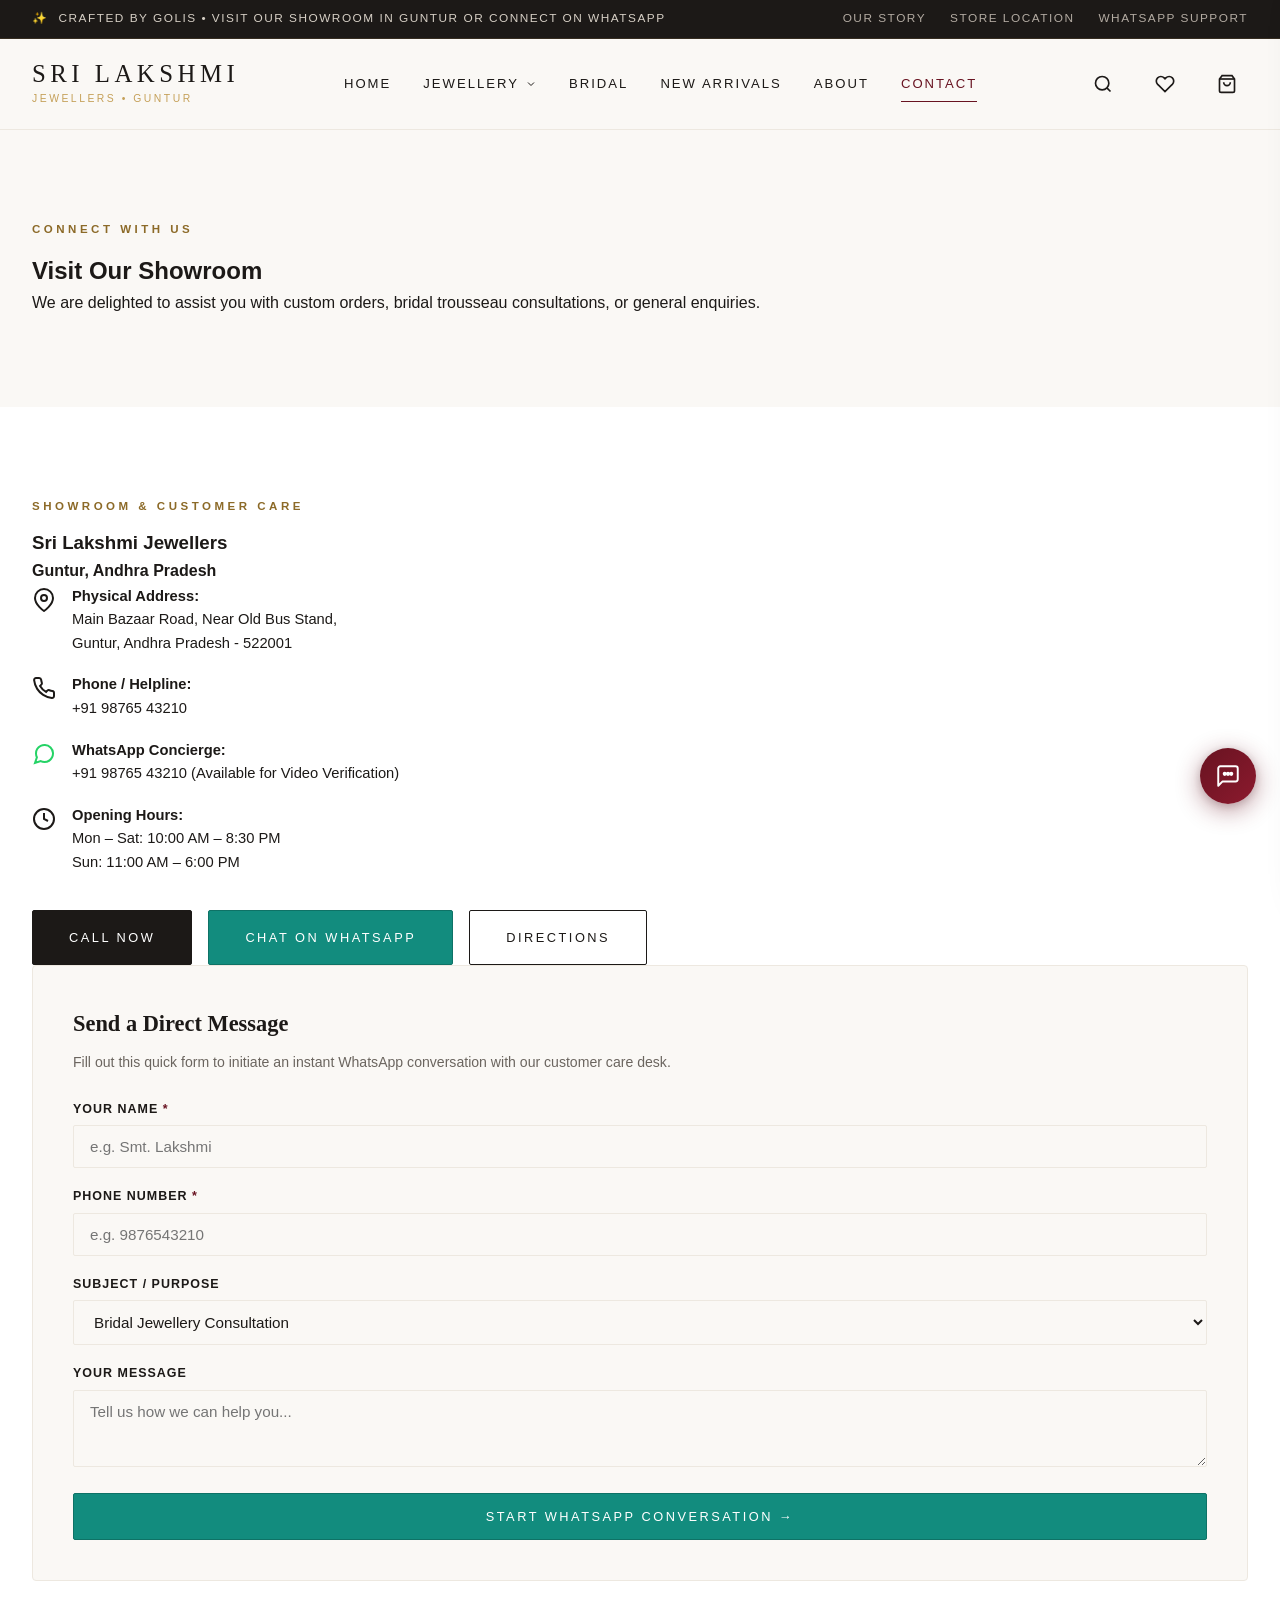
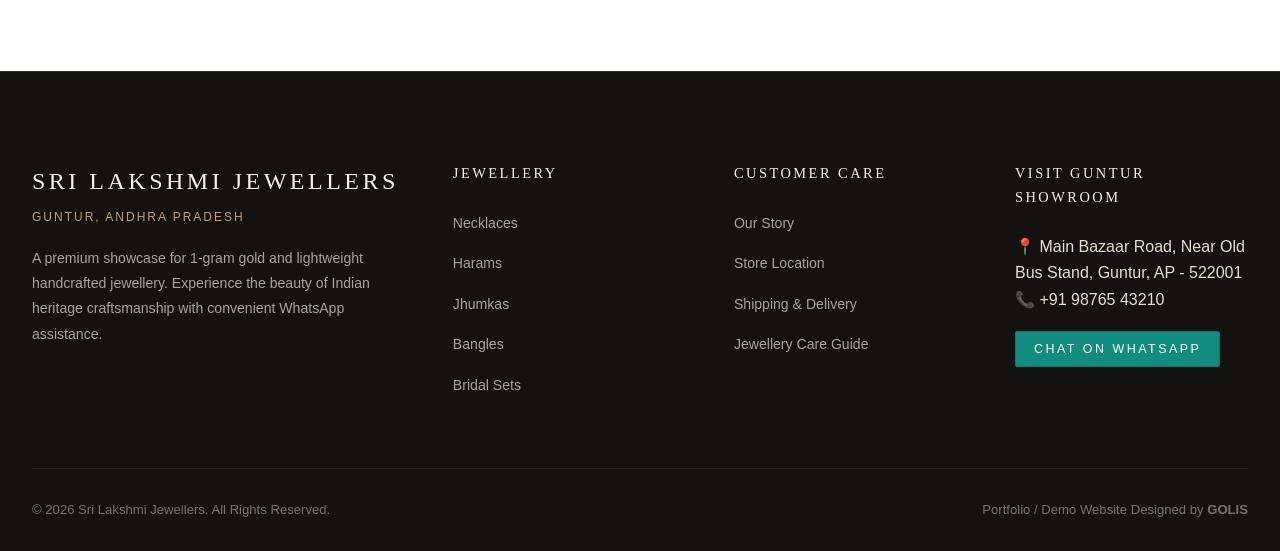
<file: contact.html>
<!DOCTYPE html>
<html lang="en">
<head>
    <meta charset="UTF-8">
    <meta name="viewport" content="width=device-width, initial-scale=1.0">
    <title>Contact Us & Showroom Location | Sri Lakshmi Jewellers Guntur</title>
    <meta name="description" content="Get in touch with Sri Lakshmi Jewellers in Guntur, Andhra Pradesh. Store hours, showroom address, telephone and direct WhatsApp customer care.">
    <link rel="canonical" href="https://srilakshmijewellers.example.com/contact.html">

    <!-- Stylesheets -->
    <link rel="stylesheet" href="css/style.css">
    <link rel="stylesheet" href="css/home.css">
    <link rel="stylesheet" href="css/responsive.css">
    <link rel="stylesheet" href="css/chatbot.css">
</head>
<body>

    <!-- Top Announcement Bar -->
    <div class="top-bar">
        <div class="container top-bar-inner">
            <div class="top-bar-promo">
                <span>✨</span>
                <span>Crafted by GOLIS • Visit Our Showroom in Guntur or Connect on WhatsApp</span>
            </div>
            <div class="top-bar-links">
                <a href="about.html">Our Story</a>
                <a href="contact.html">Store Location</a>
                <a href="contact.html">WhatsApp Support</a>
            </div>
        </div>
    </div>

    <!-- Sticky Header -->
    <header class="site-header" id="siteHeader">
        <div class="container header-inner">
            <button type="button" class="mobile-nav-toggle" onclick="toggleMobileMenu()" aria-label="Toggle Navigation Menu">
                <svg width="24" height="24" viewBox="0 0 24 24" fill="none" stroke="currentColor" stroke-width="2">
                    <line x1="3" y1="12" x2="21" y2="12"></line>
                    <line x1="3" y1="6" x2="21" y2="6"></line>
                    <line x1="3" y1="18" x2="21" y2="18"></line>
                </svg>
            </button>

            <!-- Brand Logo -->
            <a href="index.html" class="brand-logo">
                <span class="brand-name">SRI LAKSHMI</span>
                <span class="brand-tagline">Jewellers • Guntur</span>
            </a>

            <!-- Desktop Navigation -->
            <nav>
                <ul class="nav-menu" id="navMenu">
                    <li class="nav-item">
                        <a href="index.html" class="nav-link">Home</a>
                    </li>
                    <li class="nav-item nav-item-has-mega">
                        <a href="jewellery.html" class="nav-link">
                            Jewellery
                            <svg width="12" height="12" viewBox="0 0 24 24" fill="none" stroke="currentColor" stroke-width="2"><path d="M6 9l6 6 6-6"/></svg>
                        </a>
                        <div class="mega-menu">
                            <div class="mega-column">
                                <h4>Category</h4>
                                <ul>
                                    <li><a href="jewellery.html?category=Necklaces">Necklaces</a></li>
                                    <li><a href="jewellery.html?category=Harams">Harams</a></li>
                                    <li><a href="jewellery.html?category=Earrings">Earrings</a></li>
                                    <li><a href="jewellery.html?category=Jhumkas">Jhumkas</a></li>
                                    <li><a href="jewellery.html?category=Bangles">Bangles</a></li>
                                    <li><a href="jewellery.html?category=Bracelets">Bracelets</a></li>
                                    <li><a href="jewellery.html?category=Rings">Rings</a></li>
                                    <li><a href="jewellery.html?category=Chains">Chains</a></li>
                                    <li><a href="jewellery.html?category=Pendants">Pendants</a></li>
                                    <li><a href="jewellery.html?category=Bridal%20Sets">Bridal Sets</a></li>
                                </ul>
                            </div>
                            <div class="mega-column">
                                <h4>Style</h4>
                                <ul>
                                    <li><a href="jewellery.html?style=Traditional">Traditional</a></li>
                                    <li><a href="jewellery.html?style=Temple">Temple Nakshi</a></li>
                                    <li><a href="jewellery.html?style=Antique">Antique Polish</a></li>
                                    <li><a href="jewellery.html?style=Contemporary">Contemporary</a></li>
                                    <li><a href="jewellery.html?style=Modern">Modern Daily</a></li>
                                    <li><a href="jewellery.html?style=Lightweight">Lightweight</a></li>
                                </ul>
                            </div>
                            <div class="mega-column">
                                <h4>Occasion</h4>
                                <ul>
                                    <li><a href="jewellery.html?occasion=Daily">Daily Wear</a></li>
                                    <li><a href="jewellery.html?occasion=Wedding">Wedding Grand</a></li>
                                    <li><a href="jewellery.html?occasion=Bridal">Bridal Muhurtham</a></li>
                                    <li><a href="jewellery.html?occasion=Festive">Festive Poojas</a></li>
                                    <li><a href="jewellery.html?occasion=Party">Cocktail & Party</a></li>
                                    <li><a href="jewellery.html?occasion=Gifting">Thoughtful Gifting</a></li>
                                </ul>
                            </div>
                            <div class="mega-featured-card">
                                <div class="mega-featured-card-img-wrap">
                                    <img src="images/categories/necklaces.jpg" alt="Bridal Jewellery Collection">
                                </div>
                                <div class="mega-featured-card-body">
                                    <h5>Bridal Collection</h5>
                                    <p>Traditional elegance for your most special moments.</p>
                                    <a href="bridal.html" class="btn btn-outline-gold" style="font-size: 0.72rem; padding: 8px 14px;">Explore Bridal</a>
                                </div>
                            </div>
                        </div>
                    </li>
                    <li class="nav-item">
                        <a href="bridal.html" class="nav-link">Bridal</a>
                    </li>
                    <li class="nav-item">
                        <a href="jewellery.html?sort=newest" class="nav-link">New Arrivals</a>
                    </li>
                    <li class="nav-item">
                        <a href="about.html" class="nav-link">About</a>
                    </li>
                    <li class="nav-item">
                        <a href="contact.html" class="nav-link active">Contact</a>
                    </li>
                </ul>
            </nav>

            <!-- Actions -->
            <div class="header-actions">
                <button type="button" class="action-btn open-search-btn" aria-label="Search Catalogue">
                    <svg width="20" height="20" viewBox="0 0 24 24" fill="none" stroke="currentColor" stroke-width="2">
                        <circle cx="11" cy="11" r="8"></circle>
                        <line x1="21" y1="21" x2="16.65" y2="16.65"></line>
                    </svg>
                </button>
                <a href="jewellery.html" class="action-btn" aria-label="Wishlist">
                    <svg width="20" height="20" viewBox="0 0 24 24" fill="none" stroke="currentColor" stroke-width="2">
                        <path d="M20.84 4.61a5.5 5.5 0 0 0-7.78 0L12 5.67l-1.06-1.06a5.5 5.5 0 0 0-7.78 7.78l1.06 1.06L12 21.23l7.78-7.78 1.06-1.06a5.5 5.5 0 0 0 0-7.78z"></path>
                    </svg>
                    <span class="action-badge wishlist-badge-count" style="display: none;">0</span>
                </a>
                <button type="button" class="action-btn" onclick="openCartDrawer()" aria-label="Shopping Bag">
                    <svg width="20" height="20" viewBox="0 0 24 24" fill="none" stroke="currentColor" stroke-width="2">
                        <path d="M6 2L3 6v14a2 2 0 0 0 2 2h14a2 2 0 0 0 2-2V6l-3-4z"></path>
                        <line x1="3" y1="6" x2="21" y2="6"></line>
                        <path d="M16 10a4 4 0 0 1-8 0"></path>
                    </svg>
                    <span class="action-badge cart-badge-count" style="display: none;">0</span>
                </button>
            </div>
        </div>
    </header>

    <main>
        <!-- Contact Page Header -->
        <section class="catalogue-hero" style="padding: 90px 0;">
            <div class="container">
                <span class="section-subtitle">Connect With Us</span>
                <h1>Visit Our Showroom</h1>
                <p>We are delighted to assist you with custom orders, bridal trousseau consultations, or general enquiries.</p>
            </div>
        </section>

        <!-- Main Contact & Location Layout -->
        <section style="padding: 90px 0; background-color: var(--color-white);">
            <div class="container">
                <div class="store-grid">
                    
                    <!-- Left: Details Card -->
                    <div class="store-info-box">
                        <span class="section-subtitle" style="text-align: left;">Showroom &amp; Customer Care</span>
                        <h3>Sri Lakshmi Jewellers</h3>
                        <h4>Guntur, Andhra Pradesh</h4>

                        <div class="store-details-list">
                            <div class="store-detail-row">
                                <svg width="24" height="24" viewBox="0 0 24 24" fill="none" stroke="currentColor" stroke-width="2"><path d="M21 10c0 7-9 13-9 13s-9-6-9-13a9 9 0 0 1 18 0z"></path><circle cx="12" cy="10" r="3"></circle></svg>
                                <div>
                                    <strong>Physical Address:</strong><br>
                                    Main Bazaar Road, Near Old Bus Stand,<br>
                                    Guntur, Andhra Pradesh - 522001
                                </div>
                            </div>

                            <div class="store-detail-row">
                                <svg width="24" height="24" viewBox="0 0 24 24" fill="none" stroke="currentColor" stroke-width="2"><path d="M22 16.92v3a2 2 0 0 1-2.18 2 19.79 19.79 0 0 1-8.63-3.07 19.5 19.5 0 0 1-6-6 19.79 19.79 0 0 1-3.07-8.67A2 2 0 0 1 4.11 2h3a2 2 0 0 1 2 1.72 12.84 12.84 0 0 0 .7 2.81 2 2 0 0 1-.45 2.11L8.09 9.91a16 16 0 0 0 6 6l1.27-1.27a2 2 0 0 1 2.11-.45 12.84 12.84 0 0 0 2.81.7A2 2 0 0 1 22 16.92z"></path></svg>
                                <div>
                                    <strong>Phone / Helpline:</strong><br>
                                    +91 98765 43210
                                </div>
                            </div>

                            <div class="store-detail-row">
                                <svg width="24" height="24" viewBox="0 0 24 24" fill="none" stroke="#25d366" stroke-width="2"><path d="M21 11.5a8.38 8.38 0 0 1-.9 3.8 8.5 8.5 0 0 1-7.6 4.7 8.38 8.38 0 0 1-3.8-.9L3 21l1.9-5.7a8.38 8.38 0 0 1-.9-3.8 8.5 8.5 0 0 1 4.7-7.6 8.38 8.38 0 0 1 3.8-.9h.5a8.48 8.48 0 0 1 8 8v.5z"></path></svg>
                                <div>
                                    <strong>WhatsApp Concierge:</strong><br>
                                    +91 98765 43210 (Available for Video Verification)
                                </div>
                            </div>

                            <div class="store-detail-row">
                                <svg width="24" height="24" viewBox="0 0 24 24" fill="none" stroke="currentColor" stroke-width="2"><circle cx="12" cy="12" r="10"></circle><polyline points="12 6 12 12 16 14"></polyline></svg>
                                <div>
                                    <strong>Opening Hours:</strong><br>
                                    Mon – Sat: 10:00 AM – 8:30 PM<br>
                                    Sun: 11:00 AM – 6:00 PM
                                </div>
                            </div>
                        </div>

                        <div class="store-actions">
                            <a href="tel:+919876543210" class="btn btn-primary">Call Now</a>
                            <button type="button" class="btn btn-whatsapp" onclick="openCartEnquiry()">Chat On WhatsApp</button>
                            <a href="https://maps.google.com/?q=Guntur" target="_blank" rel="noopener noreferrer" class="btn btn-outline">Directions</a>
                        </div>
                    </div>

                    <!-- Right: Interactive WhatsApp Message Builder Form -->
                    <div style="background-color: var(--color-ivory); padding: 40px; border-radius: var(--radius-md); border: 1px solid var(--color-border);">
                        <h4 style="font-family: var(--font-heading); font-size: 1.4rem; color: var(--color-charcoal); margin-bottom: 8px;">Send a Direct Message</h4>
                        <p style="font-size: 0.88rem; color: var(--color-text-muted); margin-bottom: 24px;">Fill out this quick form to initiate an instant WhatsApp conversation with our customer care desk.</p>

                        <form id="contactDirectForm" onsubmit="handleDirectContactSubmit(event)">
                            <div class="form-group">
                                <label class="form-label">Your Name <span class="req">*</span></label>
                                <input type="text" id="directName" class="form-input" placeholder="e.g. Smt. Lakshmi" required>
                            </div>

                            <div class="form-group">
                                <label class="form-label">Phone Number <span class="req">*</span></label>
                                <input type="tel" id="directPhone" class="form-input" placeholder="e.g. 9876543210" required>
                            </div>

                            <div class="form-group">
                                <label class="form-label">Subject / Purpose</label>
                                <select id="directSubject" class="form-input">
                                    <option value="Bridal Jewellery Enquiry">Bridal Jewellery Consultation</option>
                                    <option value="1-Gram Gold Custom Order">1-Gram Gold Custom Order</option>
                                    <option value="Showroom Appointment">Showroom Visit Appointment</option>
                                    <option value="General Query">General Query</option>
                                </select>
                            </div>

                            <div class="form-group">
                                <label class="form-label">Your Message</label>
                                <textarea id="directMessage" class="form-textarea" rows="3" placeholder="Tell us how we can help you..."></textarea>
                            </div>

                            <button type="submit" class="btn btn-whatsapp" style="width: 100%; padding: 15px;">
                                Start WhatsApp Conversation &rarr;
                            </button>
                        </form>
                    </div>

                </div>
            </div>
        </section>
    </main>

    <!-- Footer -->
    <footer class="site-footer">
        <div class="container">
            <div class="footer-top">
                <div class="footer-col">
                    <div class="footer-brand-title">SRI LAKSHMI JEWELLERS</div>
                    <div class="footer-tagline">Guntur, Andhra Pradesh</div>
                    <p class="footer-desc">A premium showcase for 1-gram gold and lightweight handcrafted jewellery. Experience the beauty of Indian heritage craftsmanship with convenient WhatsApp assistance.</p>
                </div>

                <div class="footer-col">
                    <h5>Jewellery</h5>
                    <ul class="footer-links">
                        <li><a href="jewellery.html?category=Necklaces">Necklaces</a></li>
                        <li><a href="jewellery.html?category=Harams">Harams</a></li>
                        <li><a href="jewellery.html?category=Jhumkas">Jhumkas</a></li>
                        <li><a href="jewellery.html?category=Bangles">Bangles</a></li>
                        <li><a href="bridal.html">Bridal Sets</a></li>
                    </ul>
                </div>

                <div class="footer-col">
                    <h5>Customer Care</h5>
                    <ul class="footer-links">
                        <li><a href="about.html">Our Story</a></li>
                        <li><a href="contact.html">Store Location</a></li>
                        <li><a href="contact.html">Shipping &amp; Delivery</a></li>
                        <li><a href="contact.html">Jewellery Care Guide</a></li>
                    </ul>
                </div>

                <div class="footer-col footer-store-info">
                    <h5>Visit Guntur Showroom</h5>
                    <p>
                        <span>📍</span>
                        <span>Main Bazaar Road, Near Old Bus Stand, Guntur, AP - 522001</span>
                    </p>
                    <p>
                        <span>📞</span>
                        <span>+91 98765 43210</span>
                    </p>
                    <div style="margin-top: 18px;">
                        <button type="button" class="btn btn-whatsapp" style="padding: 10px 18px; font-size: 0.78rem;" onclick="openCartEnquiry()">Chat On WhatsApp</button>
                    </div>
                </div>
            </div>

            <div class="footer-bottom">
                <div>&copy; 2026 Sri Lakshmi Jewellers. All Rights Reserved.</div>
                <div>Portfolio / Demo Website Designed by <strong>GOLIS</strong></div>
            </div>
        </div>
    </footer>

    <!-- Fixed Mobile Bottom Bar -->
    <div class="mobile-bottom-bar">
        <div class="mobile-bottom-bar-inner">
            <a href="index.html" class="bottom-bar-item">
                <svg viewBox="0 0 24 24" fill="none" stroke="currentColor" stroke-width="2"><path d="M3 9l9-7 9 7v11a2 2 0 0 1-2 2H5a2 2 0 0 1-2-2z"></path></svg>
                <span>Home</span>
            </a>
            <a href="jewellery.html" class="bottom-bar-item">
                <svg viewBox="0 0 24 24" fill="none" stroke="currentColor" stroke-width="2"><circle cx="6" cy="6" r="3"></circle><circle cx="6" cy="18" r="3"></circle><line x1="20" y1="4" x2="8.12" y2="15.88"></line><line x1="14.47" y1="14.48" x2="20" y2="20"></line><line x1="8.12" y1="8.12" x2="12" y2="12"></line></svg>
                <span>Shop</span>
            </a>
            <a href="#" class="bottom-bar-item open-search-btn">
                <svg viewBox="0 0 24 24" fill="none" stroke="currentColor" stroke-width="2"><circle cx="11" cy="11" r="8"></circle><line x1="21" y1="21" x2="16.65" y2="16.65"></line></svg>
                <span>Search</span>
            </a>
            <a href="#" class="bottom-bar-item" onclick="openCartDrawer(); return false;">
                <svg viewBox="0 0 24 24" fill="none" stroke="currentColor" stroke-width="2"><path d="M6 2L3 6v14a2 2 0 0 0 2 2h14a2 2 0 0 0 2-2V6l-3-4z"></path><line x1="3" y1="6" x2="21" y2="6"></line><path d="M16 10a4 4 0 0 1-8 0"></path></svg>
                <span class="bottom-badge cart-badge-count" style="display: none;">0</span>
                <span>Bag</span>
            </a>
            <a href="#" class="bottom-bar-item" onclick="openCartEnquiry(); return false;">
                <svg viewBox="0 0 24 24" fill="none" stroke="#25d366" stroke-width="2"><path d="M21 11.5a8.38 8.38 0 0 1-.9 3.8 8.5 8.5 0 0 1-7.6 4.7 8.38 8.38 0 0 1-3.8-.9L3 21l1.9-5.7a8.38 8.38 0 0 1-.9-3.8 8.5 8.5 0 0 1 4.7-7.6 8.38 8.38 0 0 1 3.8-.9h.5a8.48 8.48 0 0 1 8 8v.5z"></path></svg>
                <span>WhatsApp</span>
            </a>
        </div>
    </div>

    <!-- Slide-out Cart Drawer -->
    <div class="cart-drawer-overlay" id="cartDrawerOverlay"></div>
    <aside class="cart-drawer" id="cartDrawer">
        <div class="cart-drawer-header">
            <h3 class="cart-drawer-title">
                <svg width="22" height="22" viewBox="0 0 24 24" fill="none" stroke="currentColor" stroke-width="2"><path d="M6 2L3 6v14a2 2 0 0 0 2 2h14a2 2 0 0 0 2-2V6l-3-4z"></path><line x1="3" y1="6" x2="21" y2="6"></line><path d="M16 10a4 4 0 0 1-8 0"></path></svg>
                Shopping Bag
            </h3>
            <button type="button" class="cart-drawer-close" onclick="closeCartDrawer()">&times;</button>
        </div>
        <div class="cart-drawer-body" id="cartDrawerItems"></div>
        <div class="cart-drawer-footer" id="cartDrawerFooter" style="display: none;">
            <div class="cart-subtotal-row">
                <span>Subtotal (Est.)</span>
                <span class="cart-subtotal-amount" id="cartSubtotal">₹0</span>
            </div>
            <div class="cart-checkout-actions">
                <button type="button" class="btn btn-whatsapp" onclick="openCartEnquiry()">Enquire on WhatsApp</button>
                <button type="button" class="btn btn-outline" style="padding: 10px; font-size: 0.78rem;" onclick="clearCart()">Clear Bag</button>
            </div>
        </div>
    </aside>

    <!-- Search Modal -->
    <div class="search-modal" id="searchModal">
        <div class="search-modal-container">
            <div class="search-modal-header">
                <svg width="22" height="22" viewBox="0 0 24 24" fill="none" stroke="#681321" stroke-width="2"><circle cx="11" cy="11" r="8"></circle><line x1="21" y1="21" x2="16.65" y2="16.65"></line></svg>
                <input type="text" id="modalSearchInput" class="search-modal-input" placeholder="Search necklaces, harams, jhumkas, rings, SLJ001...">
                <button type="button" class="search-modal-close" onclick="closeSearchModal()">&times;</button>
            </div>
            <div class="search-modal-body">
                <div id="searchPopularTags">
                    <div style="font-size: 0.8rem; font-weight: 600; text-transform: uppercase; color: var(--color-gold-dark); letter-spacing: 1px;">Popular Searches</div>
                    <div class="search-tags">
                        <span class="search-tag-chip" onclick="openSearchModal('Haram')">Temple Haram</span>
                        <span class="search-tag-chip" onclick="openSearchModal('Jhumka')">Jhumkas</span>
                        <span class="search-tag-chip" onclick="openSearchModal('Choker')">Choker Sets</span>
                        <span class="search-tag-chip" onclick="openSearchModal('Bangles')">Kada Bangles</span>
                    </div>
                </div>
                <div id="modalSearchResults"></div>
            </div>
        </div>
    </div>

    <!-- Customer Enquiry Modal -->
    <div class="checkout-modal" id="checkoutModal">
        <div class="checkout-modal-content">
            <div class="checkout-modal-header">
                <h4 class="checkout-modal-title">Enquire on WhatsApp</h4>
                <button type="button" class="cart-drawer-close" style="color: #fff;" onclick="closeCheckoutModal()">&times;</button>
            </div>
            <div class="checkout-modal-body">
                <p style="font-size: 0.88rem; color: var(--color-text-muted); margin-bottom: 20px;">
                    Please share your contact details below. We will instantly format your enquiry and open WhatsApp to connect directly with our Guntur showroom team.
                </p>
                <form id="customerEnquiryForm">
                    <div class="form-row">
                        <div class="form-group">
                            <label class="form-label">Full Name <span class="req">*</span></label>
                            <input type="text" id="custName" class="form-input" placeholder="e.g. Smt. Lakshmi" required>
                        </div>
                        <div class="form-group">
                            <label class="form-label">Mobile Number <span class="req">*</span></label>
                            <input type="tel" id="custPhone" class="form-input" placeholder="e.g. 9876543210" required>
                        </div>
                    </div>
                    <div class="form-row">
                        <div class="form-group">
                            <label class="form-label">City / Town</label>
                            <input type="text" id="custCity" class="form-input" placeholder="e.g. Guntur / Vijayawada">
                        </div>
                        <div class="form-group">
                            <label class="form-label">Pincode</label>
                            <input type="text" id="custPin" class="form-input" placeholder="e.g. 522001">
                        </div>
                    </div>
                    <div class="form-group">
                        <label class="form-label">Delivery Address (Optional)</label>
                        <textarea id="custAddress" class="form-textarea" rows="2" placeholder="Door No, Street name for home delivery enquiry..."></textarea>
                    </div>
                    <button type="submit" class="btn btn-whatsapp" style="width: 100%; padding: 16px;">
                        Proceed to WhatsApp &rarr;
                    </button>
                </form>
            </div>
        </div>
    </div>

    <!-- Scripts -->
    <script src="js/products.js"></script>
    <script src="js/cart.js"></script>
    <script src="js/search.js"></script>
    <script src="js/filters.js"></script>
    <script src="js/whatsapp.js"></script>
    <script src="js/app.js"></script>
    <script>
        function handleDirectContactSubmit(e) {
            e.preventDefault();
            const name = document.getElementById('directName').value.trim();
            const phone = document.getElementById('directPhone').value.trim();
            const subject = document.getElementById('directSubject').value;
            const message = document.getElementById('directMessage').value.trim();

            const waMsg = `Hello Sri Lakshmi Jewellers (Guntur),

I would like to contact your team regarding: *${subject}*

👤 *MY DETAILS*
• *Name:* ${name}
• *Phone:* ${phone}
${message ? `• *Message:* ${message}\n` : ''}
Please let me know how we can connect.

Thank you!`;

            const url = `https://wa.me/${WHATSAPP_CONFIG.phone}?text=${encodeURIComponent(waMsg)}`;
            window.open(url, '_blank');
        }
    </script>

    <!-- Chatbot -->
    <div class="chatbot-fab" id="chatbotFab" role="button" tabindex="0" onclick="toggleChatbot()" onkeydown="if(event.key==='Enter'||event.key===' ')toggleChatbot()" aria-label="Ask our Jewellery Assistant" title="Ask our Jewellery Assistant">
        <svg viewBox="0 0 24 24" fill="none" stroke="currentColor" stroke-width="1.8" stroke-linecap="round" stroke-linejoin="round">
            <path d="M21 15a2 2 0 0 1-2 2H7l-4 4V5a2 2 0 0 1 2-2h14a2 2 0 0 1 2 2z"></path>
            <circle cx="9" cy="10" r="1" fill="currentColor"></circle>
            <circle cx="12" cy="10" r="1" fill="currentColor"></circle>
            <circle cx="15" cy="10" r="1" fill="currentColor"></circle>
        </svg>
        <span class="chatbot-fab-tooltip">Jewellery Assistant</span>
    </div>
    <div class="chatbot-window" id="chatbotWindow" aria-hidden="true" role="dialog" aria-label="Sri Lakshmi Jewellery Assistant">
        <div class="chatbot-header">
            <div class="chatbot-header-info">
                <div class="chatbot-avatar">💎</div>
                <div>
                    <div class="chatbot-title">Sri Lakshmi Assistant</div>
                    <div class="chatbot-status">Online · Jewellery Concierge</div>
                </div>
            </div>
            <div class="chatbot-header-actions">
                <button onclick="minimizeChatbot()" aria-label="Minimize">−</button>
                <button onclick="closeChatbot()" aria-label="Close">×</button>
            </div>
        </div>
        <div class="chatbot-body" id="chatbotBody"></div>
        <div class="chatbot-footer">
            <input type="text" id="chatbotInput" placeholder="Ask about jewellery..." onkeydown="handleChatInput(event)" autocomplete="off" aria-label="Type your message">
            <button class="chatbot-send-btn" onclick="sendChatMessage()" aria-label="Send message">
                <svg viewBox="0 0 24 24" fill="none" stroke="currentColor" stroke-width="2" stroke-linecap="round" stroke-linejoin="round"><line x1="22" y1="2" x2="11" y2="13"></line><polygon points="22 2 15 22 11 13 2 9 22 2"></polygon></svg>
            </button>
        </div>
    </div>
    <script src="js/chatbot.js"></script>
</body>
</html>
</file>
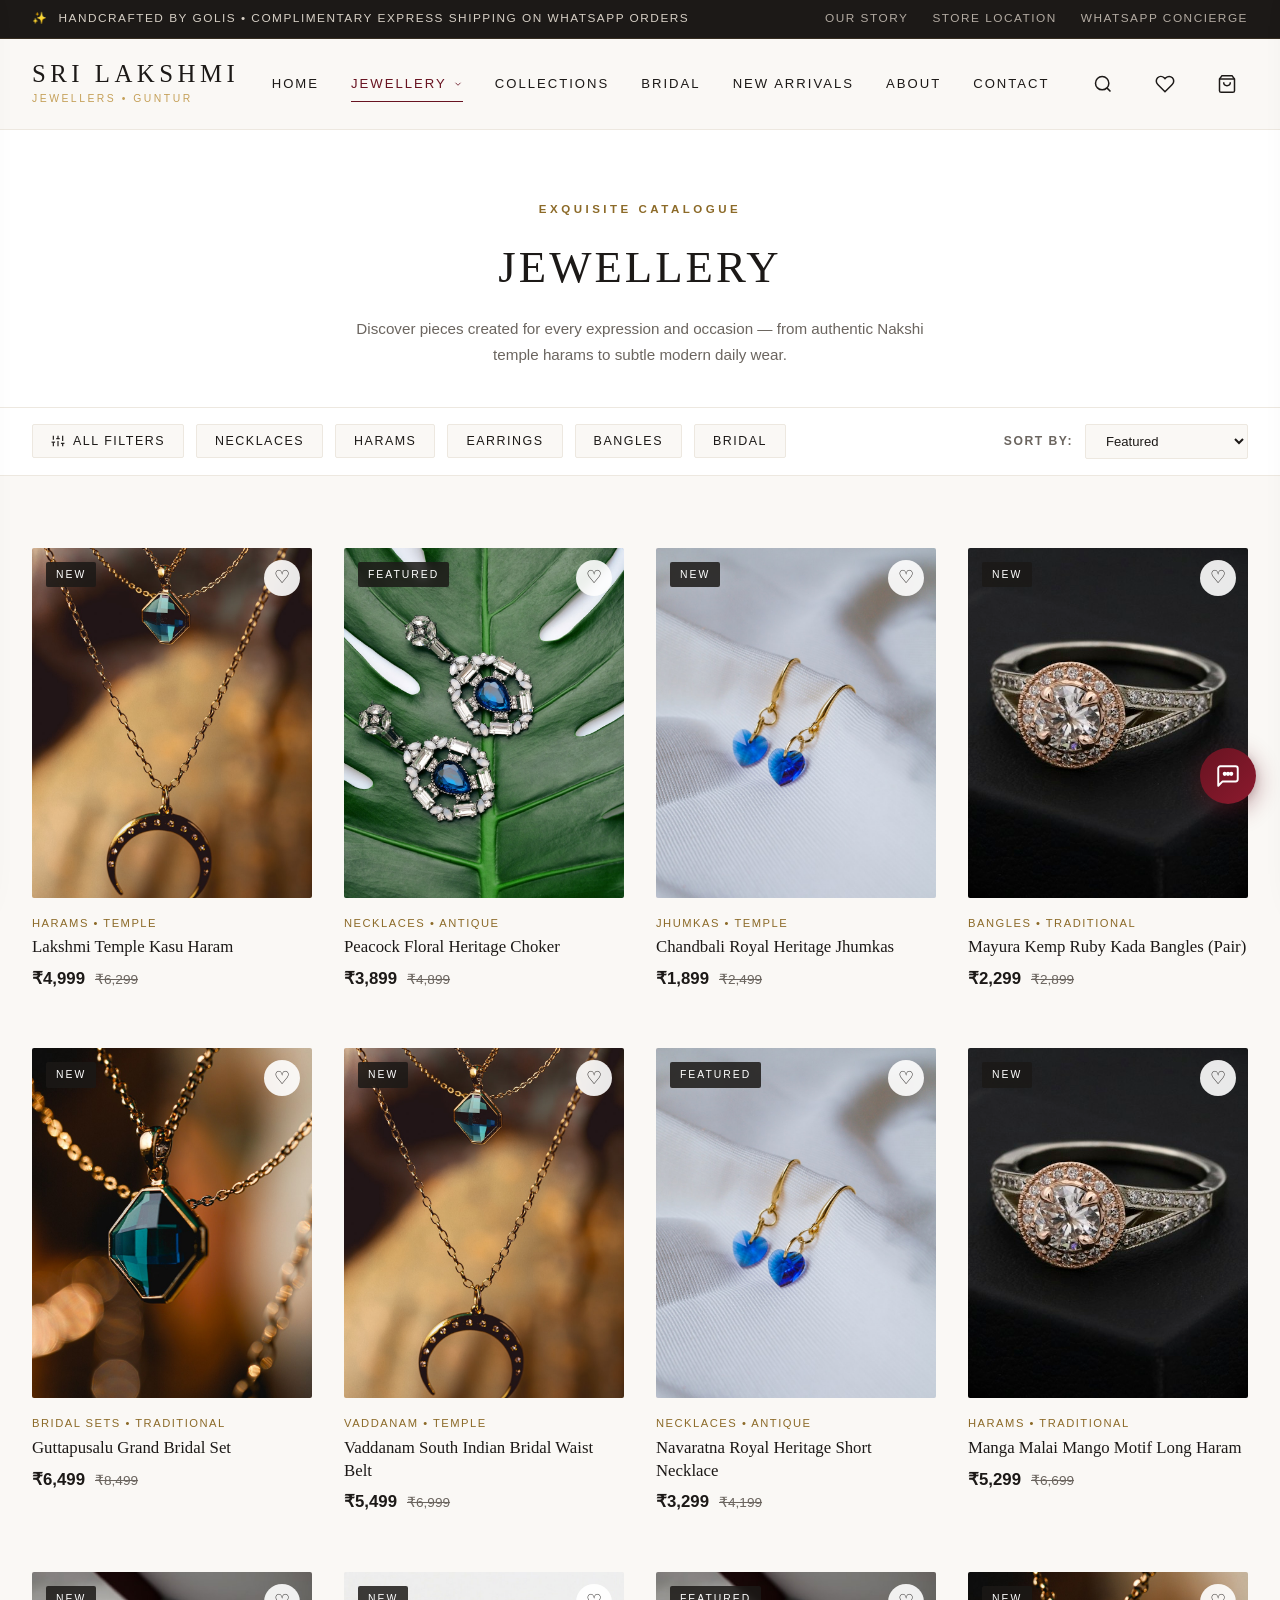
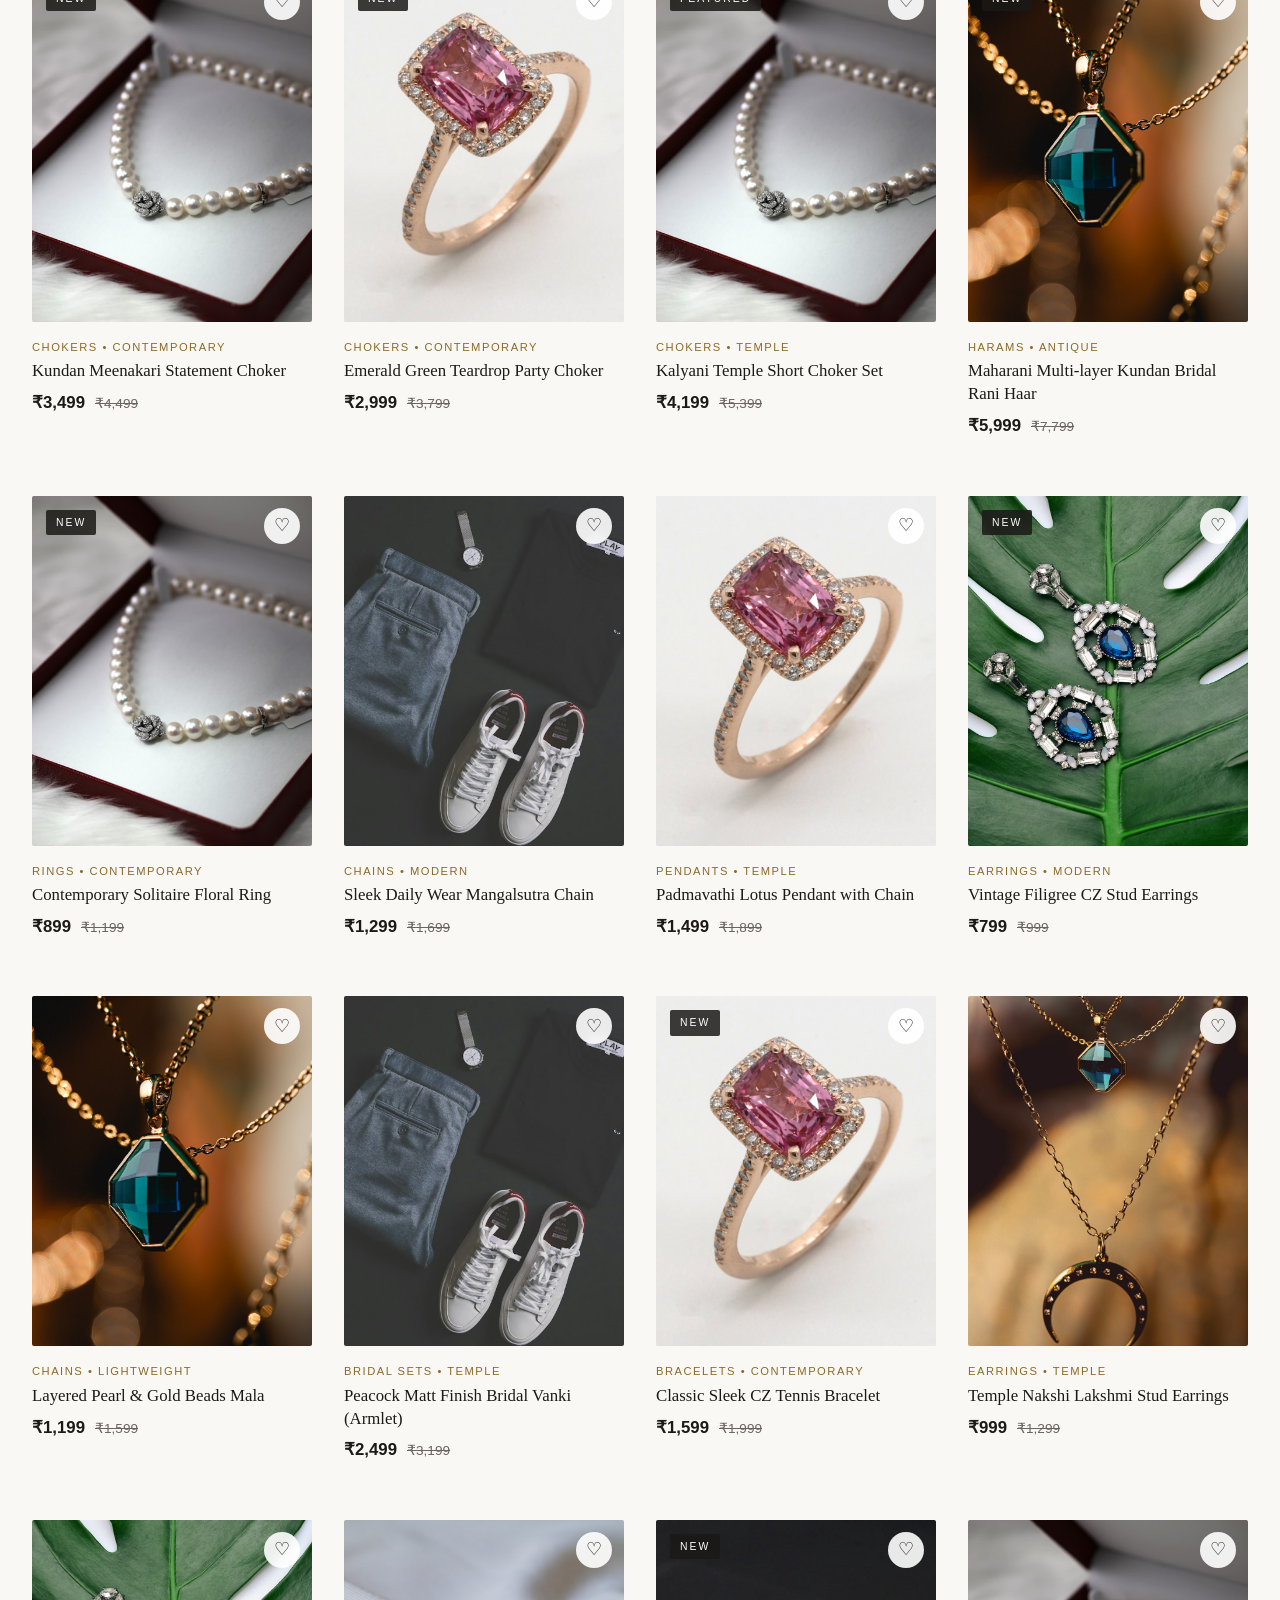
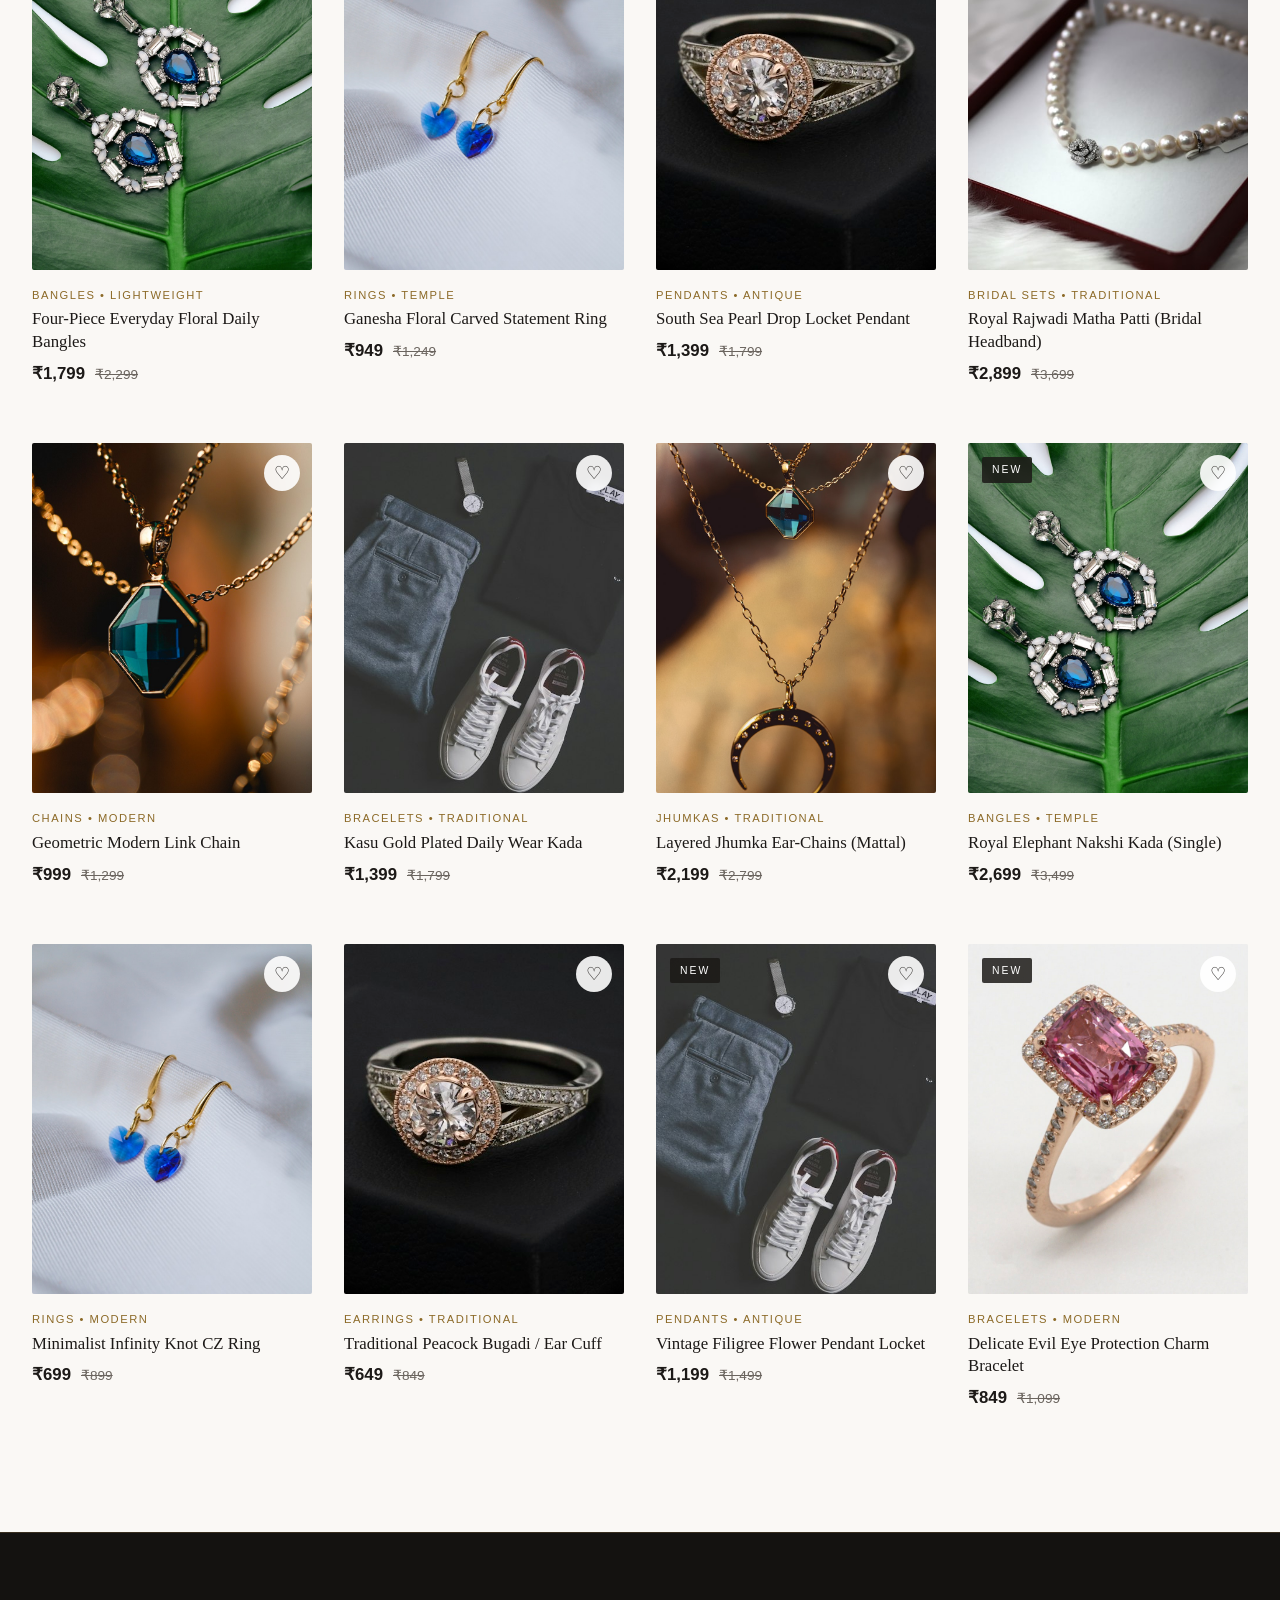
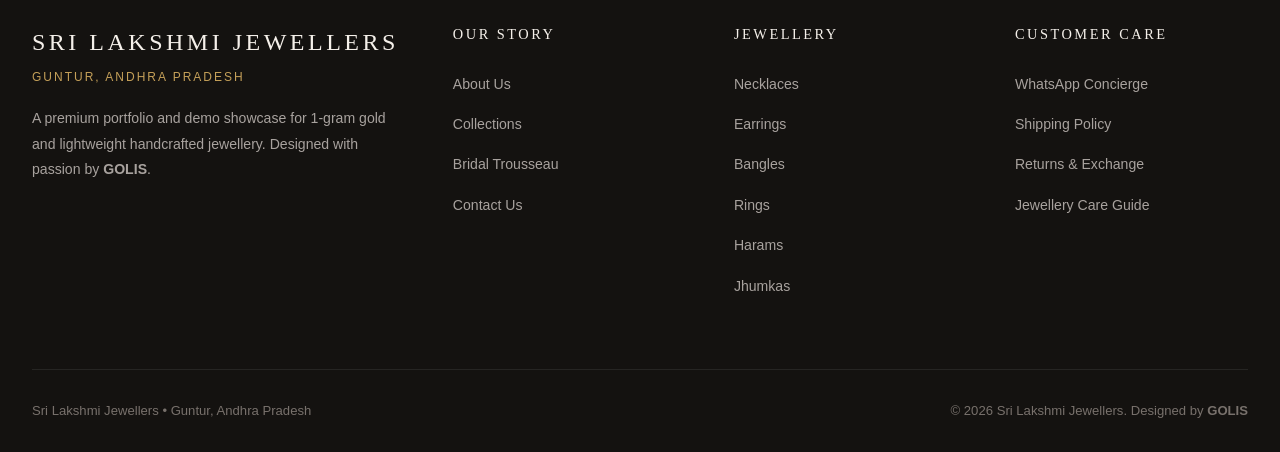
<file: jewellery.html>
<!DOCTYPE html>
<html lang="en">
<head>
    <meta charset="UTF-8">
    <meta name="viewport" content="width=device-width, initial-scale=1.0">
    <title>Jewellery Collection | Sri Lakshmi Jewellers Guntur</title>
    <meta name="description" content="Explore complete jewellery catalogue of 1-gram gold and lightweight jewellery. Filter by Category, Style, Occasion, Collection, and Price.">
    <link rel="canonical" href="https://srilakshmijewellers.example.com/jewellery.html">

    <!-- Stylesheets -->
    <link rel="stylesheet" href="css/style.css">
    <link rel="stylesheet" href="css/catalogue.css">
    <link rel="stylesheet" href="css/responsive.css">
    <link rel="stylesheet" href="css/chatbot.css">
</head>
<body>

    <!-- Top Announcement Bar -->
    <div class="top-bar">
        <div class="container top-bar-inner">
            <div class="top-bar-promo">
                <span>✨</span>
                <span>Handcrafted by GOLIS • Complimentary Express Shipping on WhatsApp Orders</span>
            </div>
            <div class="top-bar-links">
                <a href="about.html">Our Story</a>
                <a href="contact.html">Store Location</a>
                <a href="contact.html">WhatsApp Concierge</a>
            </div>
        </div>
    </div>

    <!-- Sticky Header -->
    <header class="site-header" id="siteHeader">
        <div class="container header-inner">
            <button type="button" class="mobile-nav-toggle" onclick="toggleMobileMenu()" aria-label="Toggle Navigation Menu">
                <svg width="24" height="24" viewBox="0 0 24 24" fill="none" stroke="currentColor" stroke-width="1.8">
                    <line x1="3" y1="12" x2="21" y2="12"></line>
                    <line x1="3" y1="6" x2="21" y2="6"></line>
                    <line x1="3" y1="18" x2="21" y2="18"></line>
                </svg>
            </button>

            <!-- Brand Logo -->
            <a href="index.html" class="brand-logo">
                <span class="brand-name">SRI LAKSHMI</span>
                <span class="brand-tagline">Jewellers • Guntur</span>
            </a>

            <!-- Desktop Navigation -->
            <nav>
                <ul class="nav-menu" id="navMenu">
                    <li class="nav-item">
                        <a href="index.html" class="nav-link">Home</a>
                    </li>
                    <li class="nav-item nav-item-has-mega">
                        <a href="jewellery.html" class="nav-link active">
                            Jewellery
                            <svg width="10" height="10" viewBox="0 0 24 24" fill="none" stroke="currentColor" stroke-width="2"><path d="M6 9l6 6 6-6"/></svg>
                        </a>
                        
                        <div class="mega-menu">
                            <div class="mega-column">
                                <h4>By Category</h4>
                                <ul>
                                    <li><a href="jewellery.html?category=Necklaces">Necklaces</a></li>
                                    <li><a href="jewellery.html?category=Harams">Harams</a></li>
                                    <li><a href="jewellery.html?category=Chokers">Chokers</a></li>
                                    <li><a href="jewellery.html?category=Earrings">Earrings</a></li>
                                    <li><a href="jewellery.html?category=Jhumkas">Jhumkas</a></li>
                                    <li><a href="jewellery.html?category=Bangles">Bangles</a></li>
                                    <li><a href="jewellery.html?category=Bracelets">Bracelets</a></li>
                                    <li><a href="jewellery.html?category=Rings">Rings</a></li>
                                    <li><a href="jewellery.html?category=Chains">Chains</a></li>
                                    <li><a href="jewellery.html?category=Pendants">Pendants</a></li>
                                    <li><a href="jewellery.html?category=Vaddanam">Vaddanam</a></li>
                                    <li><a href="jewellery.html?category=Bridal%20Sets">Bridal Sets</a></li>
                                </ul>
                            </div>

                            <div class="mega-column">
                                <h4>By Style</h4>
                                <ul>
                                    <li><a href="jewellery.html?style=Traditional">Traditional</a></li>
                                    <li><a href="jewellery.html?style=Temple">Temple Nakshi</a></li>
                                    <li><a href="jewellery.html?style=Antique">Antique Polish</a></li>
                                    <li><a href="jewellery.html?style=Contemporary">Contemporary</a></li>
                                    <li><a href="jewellery.html?style=Modern">Modern Daily</a></li>
                                    <li><a href="jewellery.html?style=Lightweight">Lightweight</a></li>
                                </ul>
                            </div>

                            <div class="mega-column">
                                <h4>By Occasion</h4>
                                <ul>
                                    <li><a href="jewellery.html?occasion=Daily">Daily Wear</a></li>
                                    <li><a href="jewellery.html?occasion=Festive">Festive Poojas</a></li>
                                    <li><a href="jewellery.html?occasion=Wedding">Wedding Grand</a></li>
                                    <li><a href="jewellery.html?occasion=Bridal">Bridal Muhurtham</a></li>
                                    <li><a href="jewellery.html?occasion=Party">Cocktail &amp; Party</a></li>
                                    <li><a href="jewellery.html?occasion=Gifting">Thoughtful Gifting</a></li>
                                </ul>
                            </div>

                            <div class="mega-column">
                                <h4>By Price</h4>
                                <ul>
                                    <li><a href="jewellery.html?price=under_1000">Under ₹1,000</a></li>
                                    <li><a href="jewellery.html?price=1000_2500">₹1,000 – ₹2,500</a></li>
                                    <li><a href="jewellery.html?price=2500_5000">₹2,500 – ₹5,000</a></li>
                                    <li><a href="jewellery.html?price=5000_10000">₹5,000 – ₹10,000</a></li>
                                    <li><a href="jewellery.html?price=above_10000">Above ₹10,000</a></li>
                                </ul>
                            </div>

                            <div class="mega-featured-card">
                                <div class="mega-featured-card-img-wrap">
                                    <img src="images/categories/bridal_sets.jpg" alt="Bridal Jewellery Collection">
                                </div>
                                <div class="mega-featured-card-body">
                                    <h5>Bridal Collection</h5>
                                    <p>Traditional elegance for your most special moments.</p>
                                    <a href="bridal.html" class="btn btn-outline-gold" style="font-size: 0.7rem; padding: 8px 14px;">Explore Bridal</a>
                                </div>
                            </div>
                        </div>
                    </li>

                    <li class="nav-item">
                        <a href="jewellery.html?collection=Signature" class="nav-link">Collections</a>
                    </li>
                    <li class="nav-item">
                        <a href="bridal.html" class="nav-link">Bridal</a>
                    </li>
                    <li class="nav-item">
                        <a href="jewellery.html?sort=newest" class="nav-link">New Arrivals</a>
                    </li>
                    <li class="nav-item">
                        <a href="about.html" class="nav-link">About</a>
                    </li>
                    <li class="nav-item">
                        <a href="contact.html" class="nav-link">Contact</a>
                    </li>
                </ul>
            </nav>

            <!-- Action Icons -->
            <div class="header-actions">
                <button type="button" class="action-btn open-search-btn" aria-label="Search Catalogue">
                    <svg width="20" height="20" viewBox="0 0 24 24" fill="none" stroke="currentColor" stroke-width="1.8">
                        <circle cx="11" cy="11" r="8"></circle>
                        <line x1="21" y1="21" x2="16.65" y2="16.65"></line>
                    </svg>
                </button>

                <a href="jewellery.html" class="action-btn" aria-label="Wishlist">
                    <svg width="20" height="20" viewBox="0 0 24 24" fill="none" stroke="currentColor" stroke-width="1.8">
                        <path d="M20.84 4.61a5.5 5.5 0 0 0-7.78 0L12 5.67l-1.06-1.06a5.5 5.5 0 0 0-7.78 7.78l1.06 1.06L12 21.23l7.78-7.78 1.06-1.06a5.5 5.5 0 0 0 0-7.78z"></path>
                    </svg>
                    <span class="action-badge wishlist-badge-count" style="display: none;">0</span>
                </a>

                <button type="button" class="action-btn" onclick="openCartDrawer()" aria-label="Shopping Bag">
                    <svg width="20" height="20" viewBox="0 0 24 24" fill="none" stroke="currentColor" stroke-width="1.8">
                        <path d="M6 2L3 6v14a2 2 0 0 0 2 2h14a2 2 0 0 0 2-2V6l-3-4z"></path>
                        <line x1="3" y1="6" x2="21" y2="6"></line>
                        <path d="M16 10a4 4 0 0 1-8 0"></path>
                    </svg>
                    <span class="action-badge cart-badge-count" style="display: none;">0</span>
                </button>
            </div>
        </div>
    </header>

    <main>
        <!-- Editorial Catalogue Hero -->
        <section class="catalogue-hero">
            <div class="container">
                <span class="section-subtitle">Exquisite Catalogue</span>
                <h1>JEWELLERY</h1>
                <p>Discover pieces created for every expression and occasion — from authentic Nakshi temple harams to subtle modern daily wear.</p>
            </div>
        </section>

        <!-- 15. Sticky Clean Horizontal Filter Bar -->
        <div class="catalogue-toolbar-sticky">
            <div class="container catalogue-toolbar-inner">
                <div class="filter-dropdowns-group">
                    <button type="button" class="filter-dropdown-btn" onclick="openFilterDrawer()">
                        <svg width="14" height="14" viewBox="0 0 24 24" fill="none" stroke="currentColor" stroke-width="2"><line x1="4" y1="21" x2="4" y2="14"></line><line x1="4" y1="10" x2="4" y2="3"></line><line x1="12" y1="21" x2="12" y2="12"></line><line x1="12" y1="8" x2="12" y2="3"></line><line x1="20" y1="21" x2="20" y2="16"></line><line x1="20" y1="12" x2="20" y2="3"></line><line x1="1" y1="14" x2="7" y2="14"></line><line x1="9" y1="8" x2="15" y2="8"></line><line x1="17" y1="16" x2="23" y2="16"></line></svg>
                        All Filters
                    </button>
                    <button type="button" class="filter-dropdown-btn" onclick="quickFilter('category', 'Necklaces')">Necklaces</button>
                    <button type="button" class="filter-dropdown-btn" onclick="quickFilter('category', 'Harams')">Harams</button>
                    <button type="button" class="filter-dropdown-btn" onclick="quickFilter('category', 'Earrings')">Earrings</button>
                    <button type="button" class="filter-dropdown-btn" onclick="quickFilter('category', 'Bangles')">Bangles</button>
                    <button type="button" class="filter-dropdown-btn" onclick="quickFilter('collection', 'Bridal')">Bridal</button>
                </div>

                <div class="sort-group-wrap">
                    <label for="sortBySelect">Sort By:</label>
                    <select id="sortBySelect" class="sort-select">
                        <option value="featured">Featured</option>
                        <option value="newest">Newest</option>
                        <option value="price_low">Price: Low &rarr; High</option>
                        <option value="price_high">Price: High &rarr; Low</option>
                    </select>
                </div>
            </div>
        </div>

        <!-- Main Catalogue Section -->
        <section class="catalogue-section">
            <div class="container">
                <!-- Active Filter Chips -->
                <div class="active-filters-bar" id="activeFilterChips"></div>

                <!-- 17. 4-Column Editorial Product Grid -->
                <div class="catalogue-grid" id="catalogueGrid">
                    <!-- Populated by filters.js -->
                </div>
            </div>
        </section>
    </main>

    <!-- Filter Drawer Panel -->
    <div class="filter-drawer-overlay" id="filterDrawerOverlay" onclick="closeFilterDrawer()"></div>
    <aside class="filter-drawer" id="filterDrawer">
        <div class="filter-drawer-header">
            <h3>Filters</h3>
            <button type="button" class="cart-drawer-close" onclick="closeFilterDrawer()">&times;</button>
        </div>
        <div class="filter-drawer-body">
            <!-- Category -->
            <div class="filter-group">
                <div class="filter-group-title">Category</div>
                <ul class="filter-options-list">
                    <li><label class="filter-checkbox-label"><input type="checkbox" class="filter-category" value="Necklaces"> Necklaces</label></li>
                    <li><label class="filter-checkbox-label"><input type="checkbox" class="filter-category" value="Harams"> Harams</label></li>
                    <li><label class="filter-checkbox-label"><input type="checkbox" class="filter-category" value="Chokers"> Chokers</label></li>
                    <li><label class="filter-checkbox-label"><input type="checkbox" class="filter-category" value="Earrings"> Earrings</label></li>
                    <li><label class="filter-checkbox-label"><input type="checkbox" class="filter-category" value="Jhumkas"> Jhumkas</label></li>
                    <li><label class="filter-checkbox-label"><input type="checkbox" class="filter-category" value="Bangles"> Bangles</label></li>
                    <li><label class="filter-checkbox-label"><input type="checkbox" class="filter-category" value="Bracelets"> Bracelets</label></li>
                    <li><label class="filter-checkbox-label"><input type="checkbox" class="filter-category" value="Rings"> Rings</label></li>
                    <li><label class="filter-checkbox-label"><input type="checkbox" class="filter-category" value="Chains"> Chains</label></li>
                    <li><label class="filter-checkbox-label"><input type="checkbox" class="filter-category" value="Pendants"> Pendants</label></li>
                    <li><label class="filter-checkbox-label"><input type="checkbox" class="filter-category" value="Vaddanam"> Vaddanam</label></li>
                    <li><label class="filter-checkbox-label"><input type="checkbox" class="filter-category" value="Bridal Sets"> Bridal Sets</label></li>
                </ul>
            </div>

            <!-- Style -->
            <div class="filter-group">
                <div class="filter-group-title">Style</div>
                <ul class="filter-options-list">
                    <li><label class="filter-checkbox-label"><input type="checkbox" class="filter-style" value="Traditional"> Traditional</label></li>
                    <li><label class="filter-checkbox-label"><input type="checkbox" class="filter-style" value="Temple"> Temple Nakshi</label></li>
                    <li><label class="filter-checkbox-label"><input type="checkbox" class="filter-style" value="Antique"> Antique Polish</label></li>
                    <li><label class="filter-checkbox-label"><input type="checkbox" class="filter-style" value="Modern"> Modern</label></li>
                    <li><label class="filter-checkbox-label"><input type="checkbox" class="filter-style" value="Contemporary"> Contemporary</label></li>
                </ul>
            </div>

            <!-- Occasion -->
            <div class="filter-group">
                <div class="filter-group-title">Occasion</div>
                <ul class="filter-options-list">
                    <li><label class="filter-checkbox-label"><input type="checkbox" class="filter-occasion" value="Daily"> Daily Wear</label></li>
                    <li><label class="filter-checkbox-label"><input type="checkbox" class="filter-occasion" value="Wedding"> Wedding</label></li>
                    <li><label class="filter-checkbox-label"><input type="checkbox" class="filter-occasion" value="Bridal"> Bridal</label></li>
                    <li><label class="filter-checkbox-label"><input type="checkbox" class="filter-occasion" value="Festive"> Festive</label></li>
                    <li><label class="filter-checkbox-label"><input type="checkbox" class="filter-occasion" value="Party"> Party</label></li>
                    <li><label class="filter-checkbox-label"><input type="checkbox" class="filter-occasion" value="Gifting"> Gifting</label></li>
                </ul>
            </div>

            <!-- Collection -->
            <div class="filter-group">
                <div class="filter-group-title">Collection</div>
                <ul class="filter-options-list">
                    <li><label class="filter-checkbox-label"><input type="checkbox" class="filter-collection" value="New Arrivals"> New Arrivals</label></li>
                    <li><label class="filter-checkbox-label"><input type="checkbox" class="filter-collection" value="Trending"> Trending</label></li>
                    <li><label class="filter-checkbox-label"><input type="checkbox" class="filter-collection" value="Bridal"> Bridal Trousseau</label></li>
                    <li><label class="filter-checkbox-label"><input type="checkbox" class="filter-collection" value="Signature"> Signature</label></li>
                </ul>
            </div>

            <!-- Price -->
            <div class="filter-group">
                <div class="filter-group-title">Price Range</div>
                <ul class="filter-options-list">
                    <li><label class="filter-checkbox-label"><input type="radio" name="filter-price" value="under_1000"> Under ₹1,000</label></li>
                    <li><label class="filter-checkbox-label"><input type="radio" name="filter-price" value="1000_2500"> ₹1,000 – ₹2,500</label></li>
                    <li><label class="filter-checkbox-label"><input type="radio" name="filter-price" value="2500_5000"> ₹2,500 – ₹5,000</label></li>
                    <li><label class="filter-checkbox-label"><input type="radio" name="filter-price" value="5000_10000"> ₹5,000 – ₹10,000</label></li>
                    <li><label class="filter-checkbox-label"><input type="radio" name="filter-price" value="above_10000"> Above ₹10,000</label></li>
                </ul>
            </div>
        </div>
        <div class="filter-drawer-footer">
            <button type="button" class="btn btn-primary" style="flex: 1; padding: 12px;" onclick="closeFilterDrawer()">Apply Filters</button>
            <button type="button" class="btn btn-outline" style="padding: 12px 18px;" onclick="clearAllFilters()">Clear</button>
        </div>
    </aside>

    <!-- Footer -->
    <footer class="site-footer">
        <div class="container">
            <div class="footer-top">
                <div class="footer-col">
                    <div class="footer-brand-title">SRI LAKSHMI JEWELLERS</div>
                    <div class="footer-tagline">Guntur, Andhra Pradesh</div>
                    <p class="footer-desc">A premium portfolio and demo showcase for 1-gram gold and lightweight handcrafted jewellery. Designed with passion by <strong>GOLIS</strong>.</p>
                </div>

                <div class="footer-col">
                    <h5>Our Story</h5>
                    <ul class="footer-links">
                        <li><a href="about.html">About Us</a></li>
                        <li><a href="jewellery.html?collection=Signature">Collections</a></li>
                        <li><a href="bridal.html">Bridal Trousseau</a></li>
                        <li><a href="contact.html">Contact Us</a></li>
                    </ul>
                </div>

                <div class="footer-col">
                    <h5>Jewellery</h5>
                    <ul class="footer-links">
                        <li><a href="jewellery.html?category=Necklaces">Necklaces</a></li>
                        <li><a href="jewellery.html?category=Earrings">Earrings</a></li>
                        <li><a href="jewellery.html?category=Bangles">Bangles</a></li>
                        <li><a href="jewellery.html?category=Rings">Rings</a></li>
                        <li><a href="jewellery.html?category=Harams">Harams</a></li>
                        <li><a href="jewellery.html?category=Jhumkas">Jhumkas</a></li>
                    </ul>
                </div>

                <div class="footer-col">
                    <h5>Customer Care</h5>
                    <ul class="footer-links">
                        <li><a href="#" onclick="openCartEnquiry(); return false;">WhatsApp Concierge</a></li>
                        <li><a href="contact.html">Shipping Policy</a></li>
                        <li><a href="contact.html">Returns &amp; Exchange</a></li>
                        <li><a href="contact.html">Jewellery Care Guide</a></li>
                    </ul>
                </div>
            </div>

            <div class="footer-bottom">
                <div>Sri Lakshmi Jewellers • Guntur, Andhra Pradesh</div>
                <div>&copy; 2026 Sri Lakshmi Jewellers. Designed by <strong>GOLIS</strong></div>
            </div>
        </div>
    </footer>

    <!-- Fixed Mobile Bottom Bar -->
    <div class="mobile-bottom-bar">
        <div class="mobile-bottom-bar-inner">
            <a href="index.html" class="bottom-bar-item">
                <svg viewBox="0 0 24 24" fill="none" stroke="currentColor" stroke-width="2"><path d="M3 9l9-7 9 7v11a2 2 0 0 1-2 2H5a2 2 0 0 1-2-2z"></path></svg>
                <span>Home</span>
            </a>
            <a href="jewellery.html" class="bottom-bar-item active">
                <svg viewBox="0 0 24 24" fill="none" stroke="currentColor" stroke-width="2"><circle cx="6" cy="6" r="3"></circle><circle cx="6" cy="18" r="3"></circle><line x1="20" y1="4" x2="8.12" y2="15.88"></line><line x1="14.47" y1="14.48" x2="20" y2="20"></line><line x1="8.12" y1="8.12" x2="12" y2="12"></line></svg>
                <span>Shop</span>
            </a>
            <a href="#" class="bottom-bar-item open-search-btn">
                <svg viewBox="0 0 24 24" fill="none" stroke="currentColor" stroke-width="2"><circle cx="11" cy="11" r="8"></circle><line x1="21" y1="21" x2="16.65" y2="16.65"></line></svg>
                <span>Search</span>
            </a>
            <a href="#" class="bottom-bar-item" onclick="openCartDrawer(); return false;">
                <svg viewBox="0 0 24 24" fill="none" stroke="currentColor" stroke-width="2"><path d="M6 2L3 6v14a2 2 0 0 0 2 2h14a2 2 0 0 0 2-2V6l-3-4z"></path><line x1="3" y1="6" x2="21" y2="6"></line><path d="M16 10a4 4 0 0 1-8 0"></path></svg>
                <span class="bottom-badge cart-badge-count" style="display: none;">0</span>
                <span>Bag</span>
            </a>
            <a href="#" class="bottom-bar-item" onclick="openCartEnquiry(); return false;">
                <svg viewBox="0 0 24 24" fill="none" stroke="#128c7e" stroke-width="2"><path d="M21 11.5a8.38 8.38 0 0 1-.9 3.8 8.5 8.5 0 0 1-7.6 4.7 8.38 8.38 0 0 1-3.8-.9L3 21l1.9-5.7a8.38 8.38 0 0 1-.9-3.8 8.5 8.5 0 0 1 4.7-7.6 8.38 8.38 0 0 1 3.8-.9h.5a8.48 8.48 0 0 1 8 8v.5z"></path></svg>
                <span>WhatsApp</span>
            </a>
        </div>
    </div>

    <!-- Slide-out Cart Drawer -->
    <div class="cart-drawer-overlay" id="cartDrawerOverlay"></div>
    <aside class="cart-drawer" id="cartDrawer">
        <div class="cart-drawer-header">
            <h3 class="cart-drawer-title">Shopping Bag</h3>
            <button type="button" class="cart-drawer-close" onclick="closeCartDrawer()">&times;</button>
        </div>
        <div class="cart-drawer-body" id="cartDrawerItems"></div>
        <div class="cart-drawer-footer" id="cartDrawerFooter" style="display: none;">
            <div class="cart-subtotal-row">
                <span>Subtotal (Est.)</span>
                <span class="cart-subtotal-amount" id="cartSubtotal">₹0</span>
            </div>
            <div style="display: flex; flex-direction: column; gap: 12px;">
                <button type="button" class="btn btn-whatsapp" style="width: 100%;" onclick="openCartEnquiry()">Enquire on WhatsApp</button>
                <button type="button" class="btn btn-outline" style="width: 100%; padding: 10px; font-size: 0.75rem;" onclick="clearCart()">Clear Bag</button>
            </div>
        </div>
    </aside>

    <!-- Search Modal -->
    <div class="search-modal" id="searchModal">
        <div class="search-modal-container">
            <div class="search-modal-header">
                <svg width="22" height="22" viewBox="0 0 24 24" fill="none" stroke="#681321" stroke-width="2"><circle cx="11" cy="11" r="8"></circle><line x1="21" y1="21" x2="16.65" y2="16.65"></line></svg>
                <input type="text" id="modalSearchInput" class="search-modal-input" placeholder="Search necklaces, harams, jhumkas, rings, SLJ001...">
                <button type="button" class="search-modal-close" onclick="closeSearchModal()">&times;</button>
            </div>
            <div class="search-modal-body">
                <div id="modalSearchResults"></div>
            </div>
        </div>
    </div>

    <!-- Customer Enquiry Modal -->
    <div class="checkout-modal" id="checkoutModal">
        <div class="checkout-modal-content">
            <div class="checkout-modal-header">
                <h4 class="checkout-modal-title">Enquire on WhatsApp</h4>
                <button type="button" class="cart-drawer-close" style="color: #fff;" onclick="closeCheckoutModal()">&times;</button>
            </div>
            <div class="checkout-modal-body">
                <form id="customerEnquiryForm">
                    <div class="form-row">
                        <div class="form-group">
                            <label class="form-label">Full Name <span class="req">*</span></label>
                            <input type="text" id="custName" class="form-input" placeholder="e.g. Smt. Lakshmi" required>
                        </div>
                        <div class="form-group">
                            <label class="form-label">Mobile Number <span class="req">*</span></label>
                            <input type="tel" id="custPhone" class="form-input" placeholder="e.g. 9876543210" required>
                        </div>
                    </div>
                    <div class="form-row">
                        <div class="form-group">
                            <label class="form-label">City / Town</label>
                            <input type="text" id="custCity" class="form-input" placeholder="e.g. Guntur / Vijayawada">
                        </div>
                        <div class="form-group">
                            <label class="form-label">Pincode</label>
                            <input type="text" id="custPin" class="form-input" placeholder="e.g. 522001">
                        </div>
                    </div>
                    <div class="form-group">
                        <label class="form-label">Delivery Address (Optional)</label>
                        <textarea id="custAddress" class="form-textarea" rows="2" placeholder="Door No, Street name for delivery..."></textarea>
                    </div>
                    <button type="submit" class="btn btn-whatsapp" style="width: 100%; padding: 16px;">
                        Proceed to WhatsApp &rarr;
                    </button>
                </form>
            </div>
        </div>
    </div>

    <!-- Scripts -->
    <script src="js/products.js"></script>
    <script src="js/cart.js"></script>
    <script src="js/search.js"></script>
    <script src="js/filters.js"></script>
    <script src="js/whatsapp.js"></script>
    <script src="js/app.js"></script>
    <script>
        function quickFilter(type, value) {
            clearAllFilters();
            if (type === 'category') activeFilters.category = [value];
            if (type === 'collection') activeFilters.collection = [value];
            renderCatalogue();
        }

        document.addEventListener('DOMContentLoaded', () => {
            initFiltersFromURL();
            renderCatalogue();

            // Checkbox bindings
            document.querySelectorAll('.filter-category').forEach(cb => {
                cb.addEventListener('change', () => {
                    activeFilters.category = Array.from(document.querySelectorAll('.filter-category:checked')).map(c => c.value);
                    renderCatalogue();
                });
            });

            document.querySelectorAll('.filter-style').forEach(cb => {
                cb.addEventListener('change', () => {
                    activeFilters.style = Array.from(document.querySelectorAll('.filter-style:checked')).map(s => s.value);
                    renderCatalogue();
                });
            });

            document.querySelectorAll('.filter-occasion').forEach(cb => {
                cb.addEventListener('change', () => {
                    activeFilters.occasion = Array.from(document.querySelectorAll('.filter-occasion:checked')).map(o => o.value);
                    renderCatalogue();
                });
            });

            document.querySelectorAll('.filter-collection').forEach(cb => {
                cb.addEventListener('change', () => {
                    activeFilters.collection = Array.from(document.querySelectorAll('.filter-collection:checked')).map(c => c.value);
                    renderCatalogue();
                });
            });

            document.querySelectorAll('input[name="filter-price"]').forEach(rb => {
                rb.addEventListener('change', (e) => {
                    activeFilters.priceRange = e.target.value;
                    renderCatalogue();
                });
            });

            const sortSelect = document.getElementById('sortBySelect');
            if (sortSelect) {
                sortSelect.addEventListener('change', (e) => {
                    activeFilters.sortBy = e.target.value;
                    renderCatalogue();
                });
            }
        });
    </script>

    <!-- Chatbot -->
    <div class="chatbot-fab" id="chatbotFab" role="button" tabindex="0" onclick="toggleChatbot()" onkeydown="if(event.key==='Enter'||event.key===' ')toggleChatbot()" aria-label="Ask our Jewellery Assistant" title="Ask our Jewellery Assistant">
        <svg viewBox="0 0 24 24" fill="none" stroke="currentColor" stroke-width="1.8" stroke-linecap="round" stroke-linejoin="round">
            <path d="M21 15a2 2 0 0 1-2 2H7l-4 4V5a2 2 0 0 1 2-2h14a2 2 0 0 1 2 2z"></path>
            <circle cx="9" cy="10" r="1" fill="currentColor"></circle>
            <circle cx="12" cy="10" r="1" fill="currentColor"></circle>
            <circle cx="15" cy="10" r="1" fill="currentColor"></circle>
        </svg>
        <span class="chatbot-fab-tooltip">Jewellery Assistant</span>
    </div>
    <div class="chatbot-window" id="chatbotWindow" aria-hidden="true" role="dialog" aria-label="Sri Lakshmi Jewellery Assistant">
        <div class="chatbot-header">
            <div class="chatbot-header-info">
                <div class="chatbot-avatar">💎</div>
                <div>
                    <div class="chatbot-title">Sri Lakshmi Assistant</div>
                    <div class="chatbot-status">Online · Jewellery Concierge</div>
                </div>
            </div>
            <div class="chatbot-header-actions">
                <button onclick="minimizeChatbot()" aria-label="Minimize">−</button>
                <button onclick="closeChatbot()" aria-label="Close">×</button>
            </div>
        </div>
        <div class="chatbot-body" id="chatbotBody"></div>
        <div class="chatbot-footer">
            <input type="text" id="chatbotInput" placeholder="Ask about jewellery..." onkeydown="handleChatInput(event)" autocomplete="off" aria-label="Type your message">
            <button class="chatbot-send-btn" onclick="sendChatMessage()" aria-label="Send message">
                <svg viewBox="0 0 24 24" fill="none" stroke="currentColor" stroke-width="2" stroke-linecap="round" stroke-linejoin="round"><line x1="22" y1="2" x2="11" y2="13"></line><polygon points="22 2 15 22 11 13 2 9 22 2"></polygon></svg>
            </button>
        </div>
    </div>
    <script src="js/chatbot.js"></script>
</body>
</html>
</file>
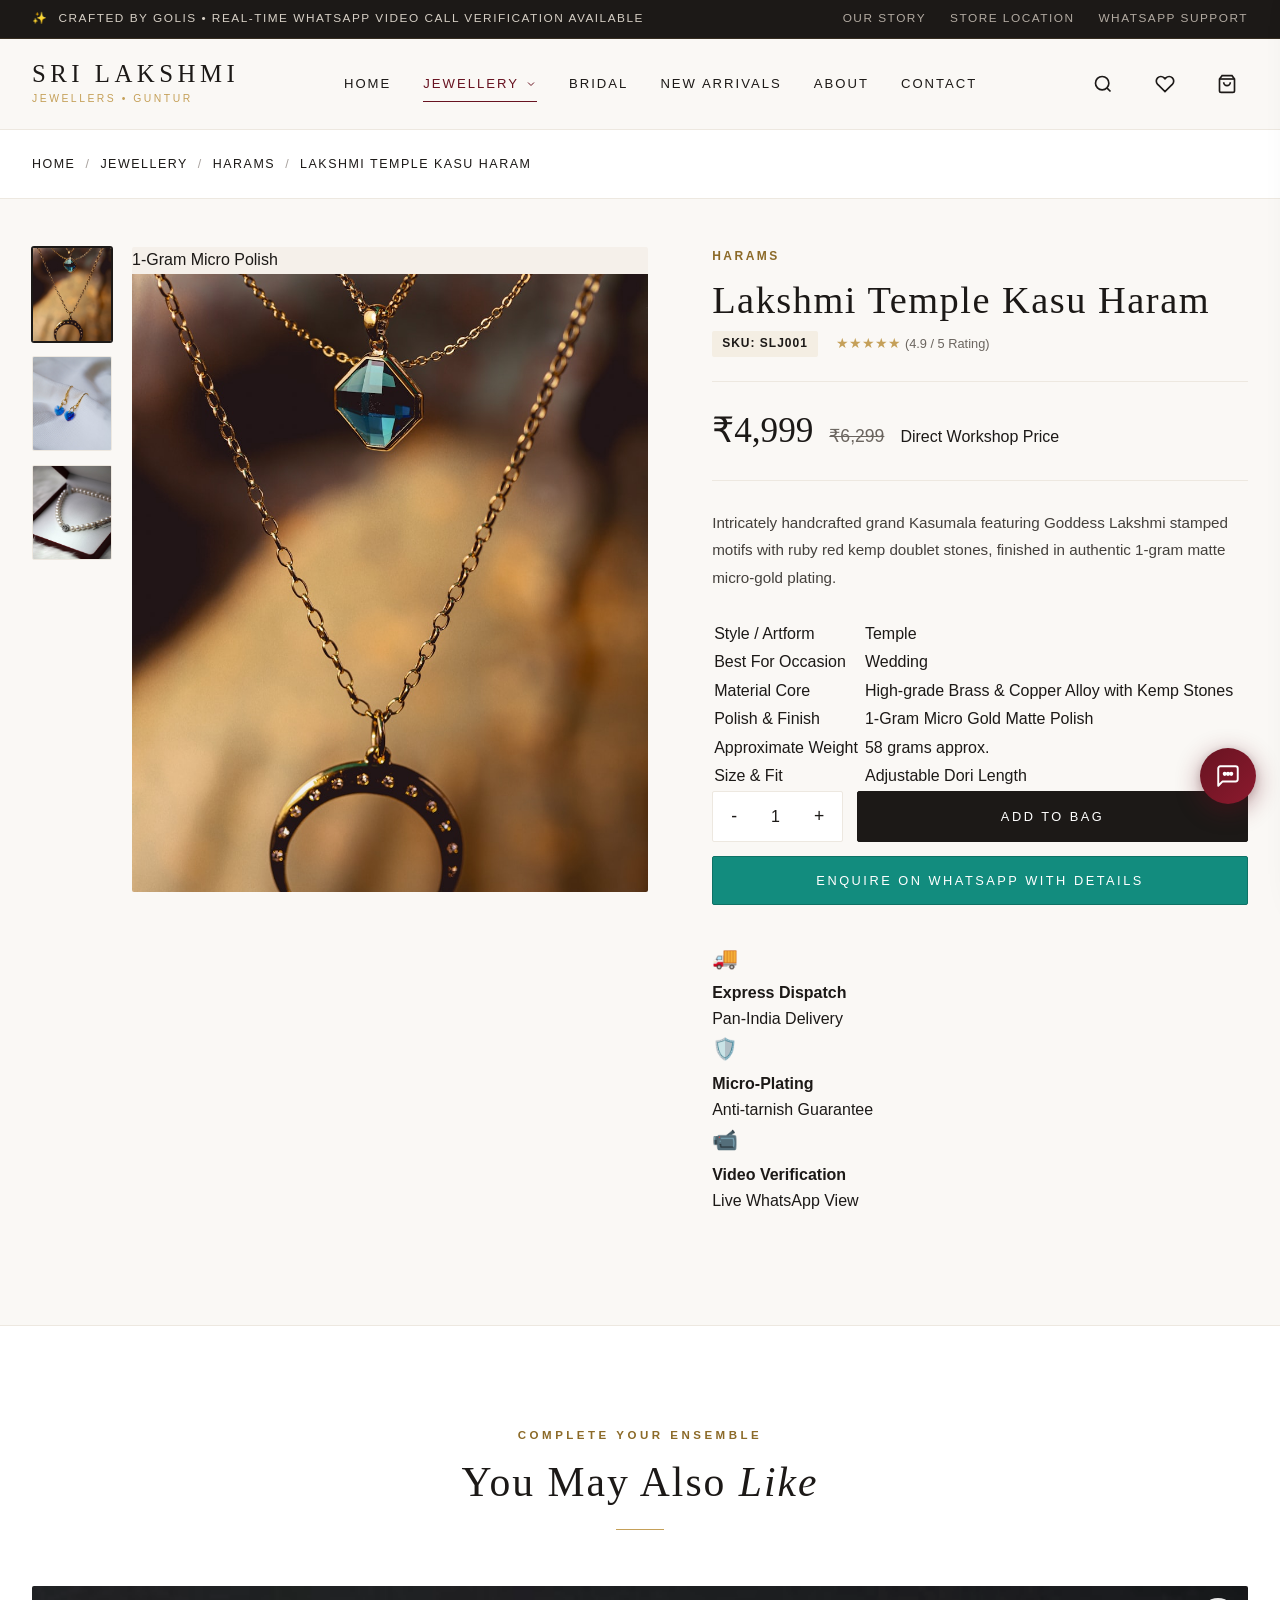
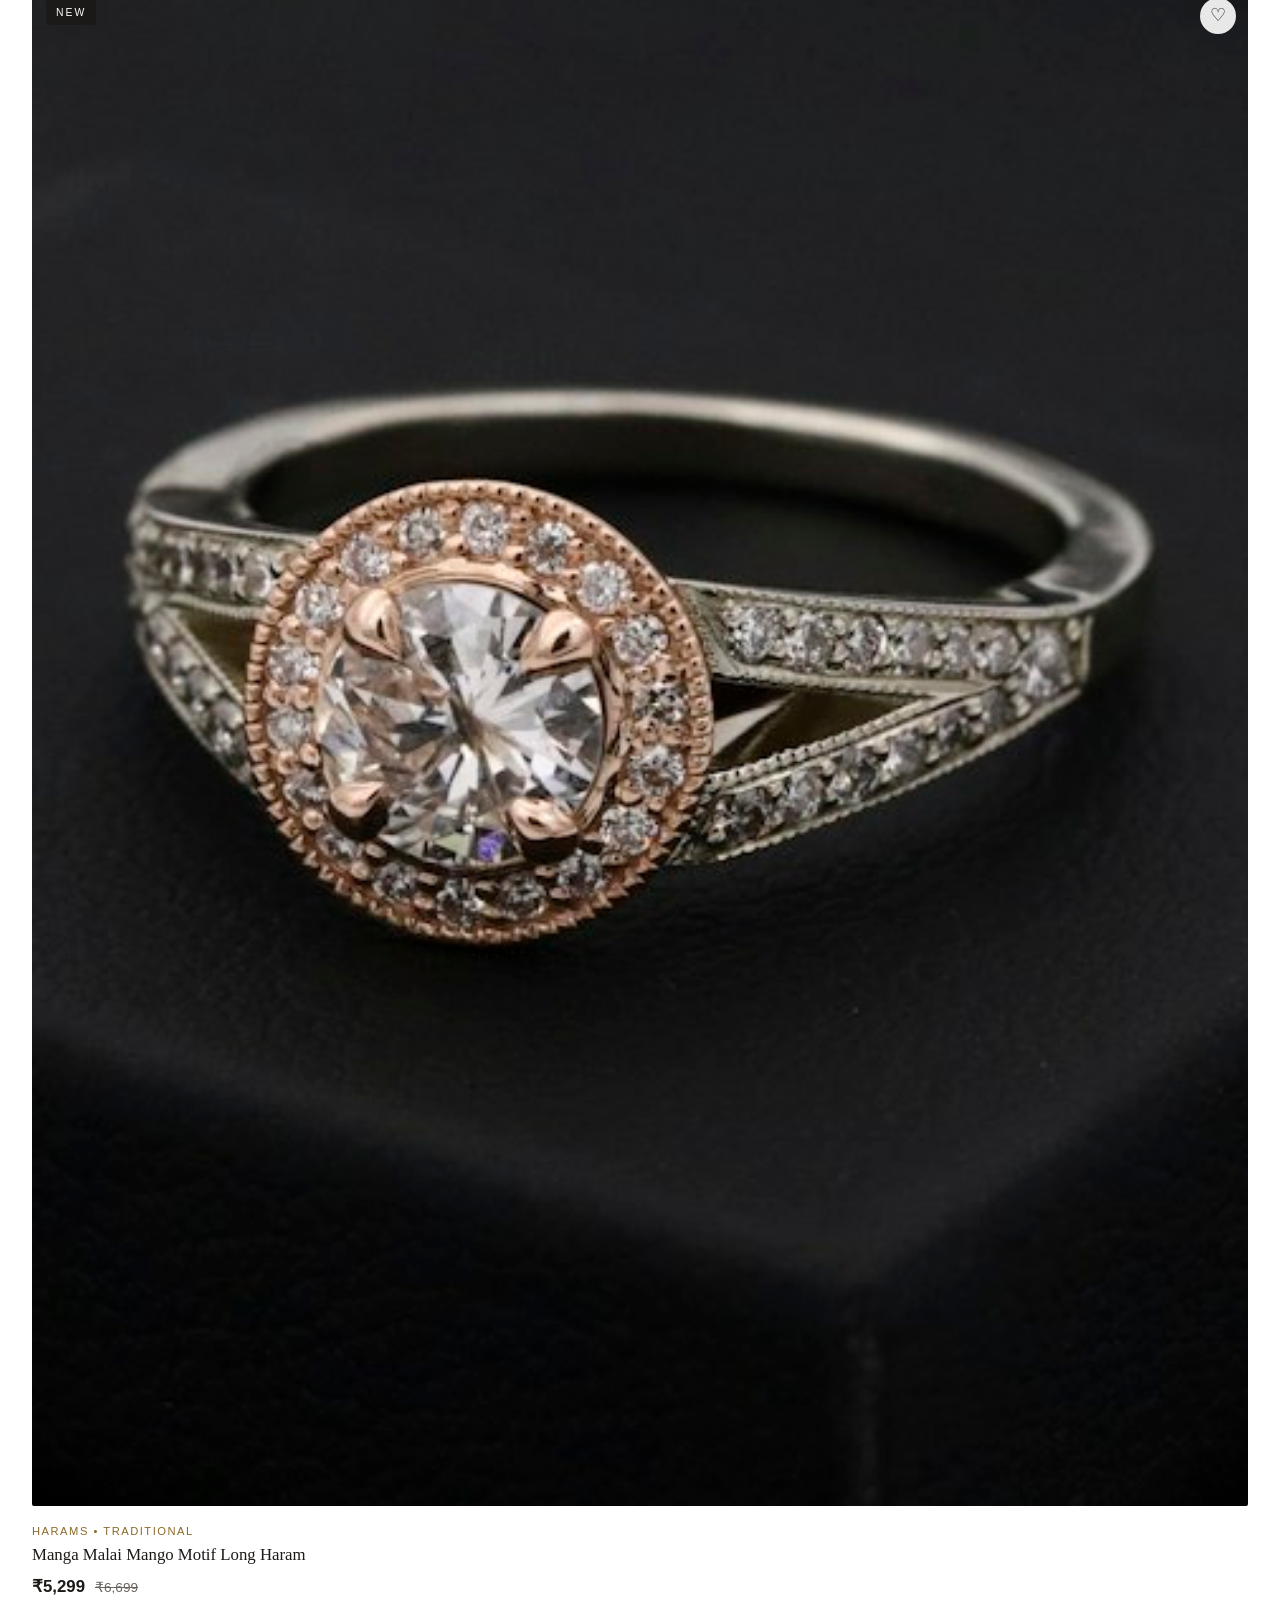
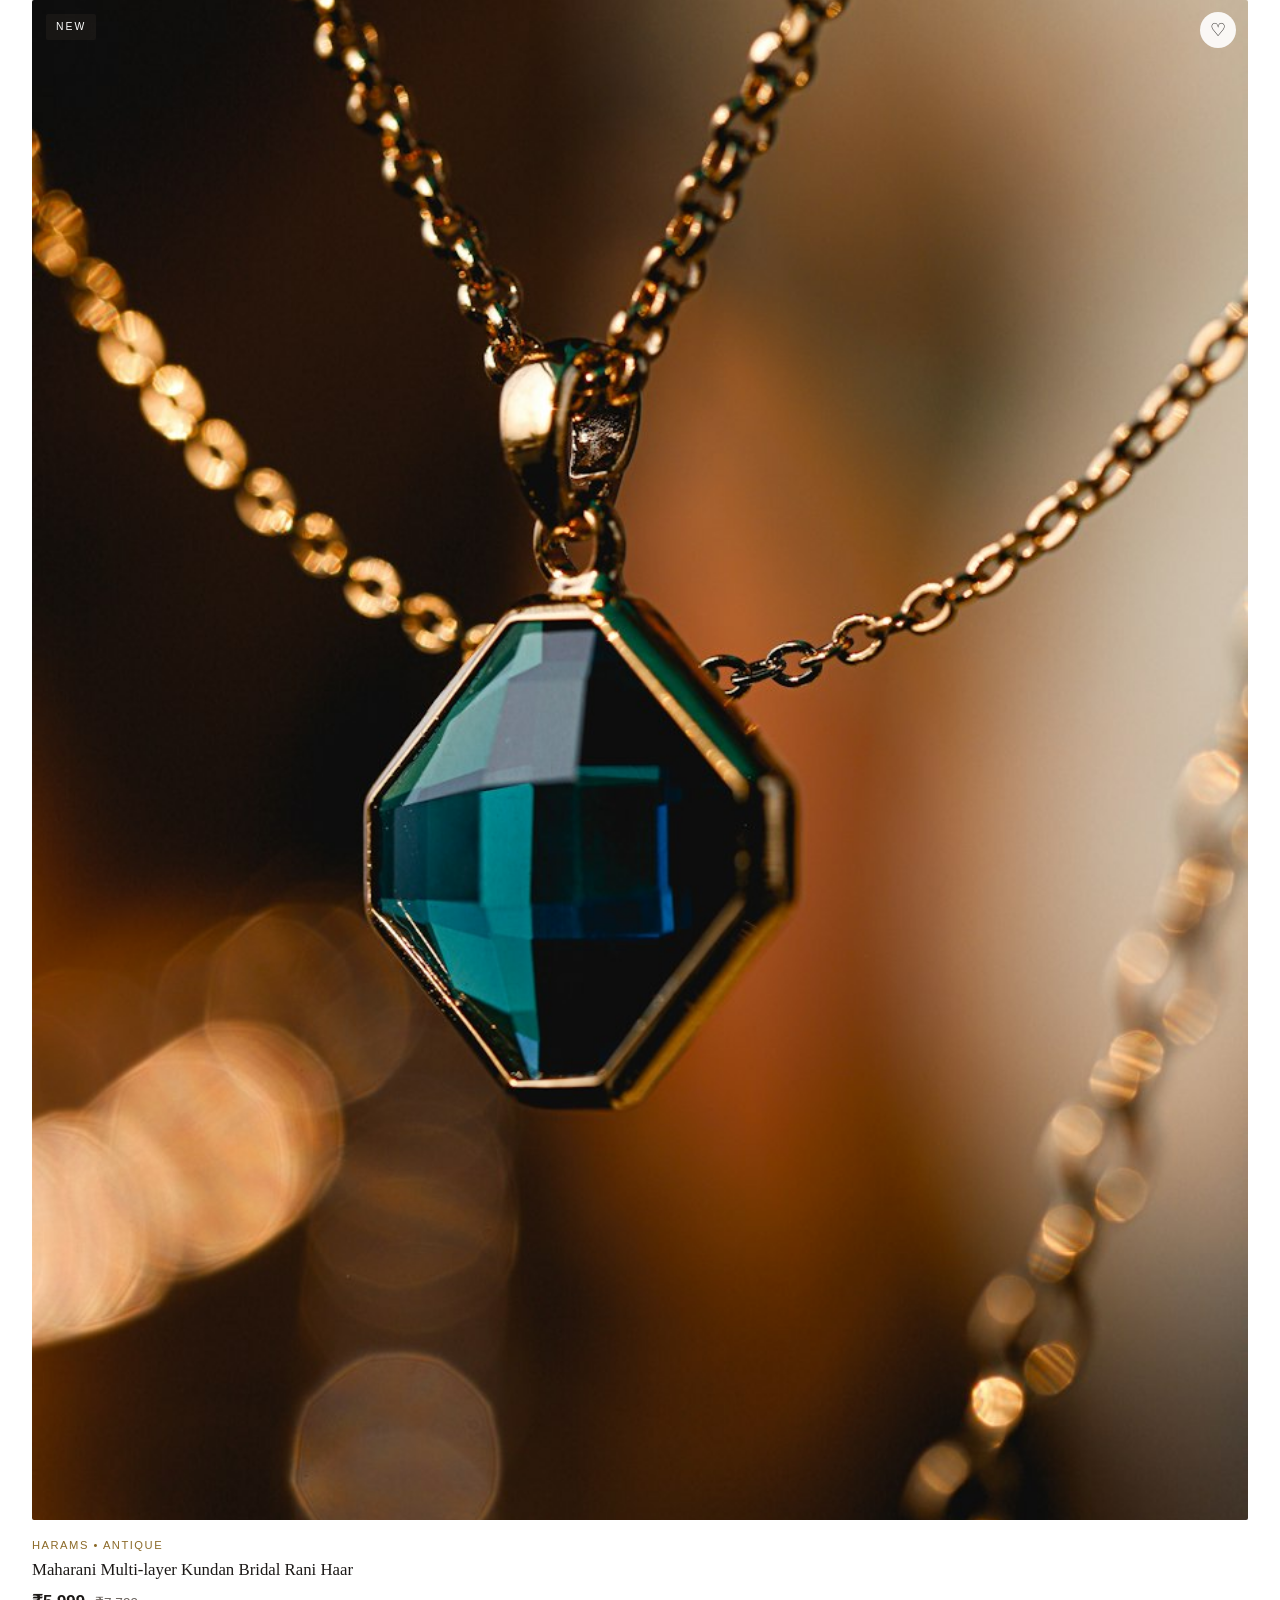
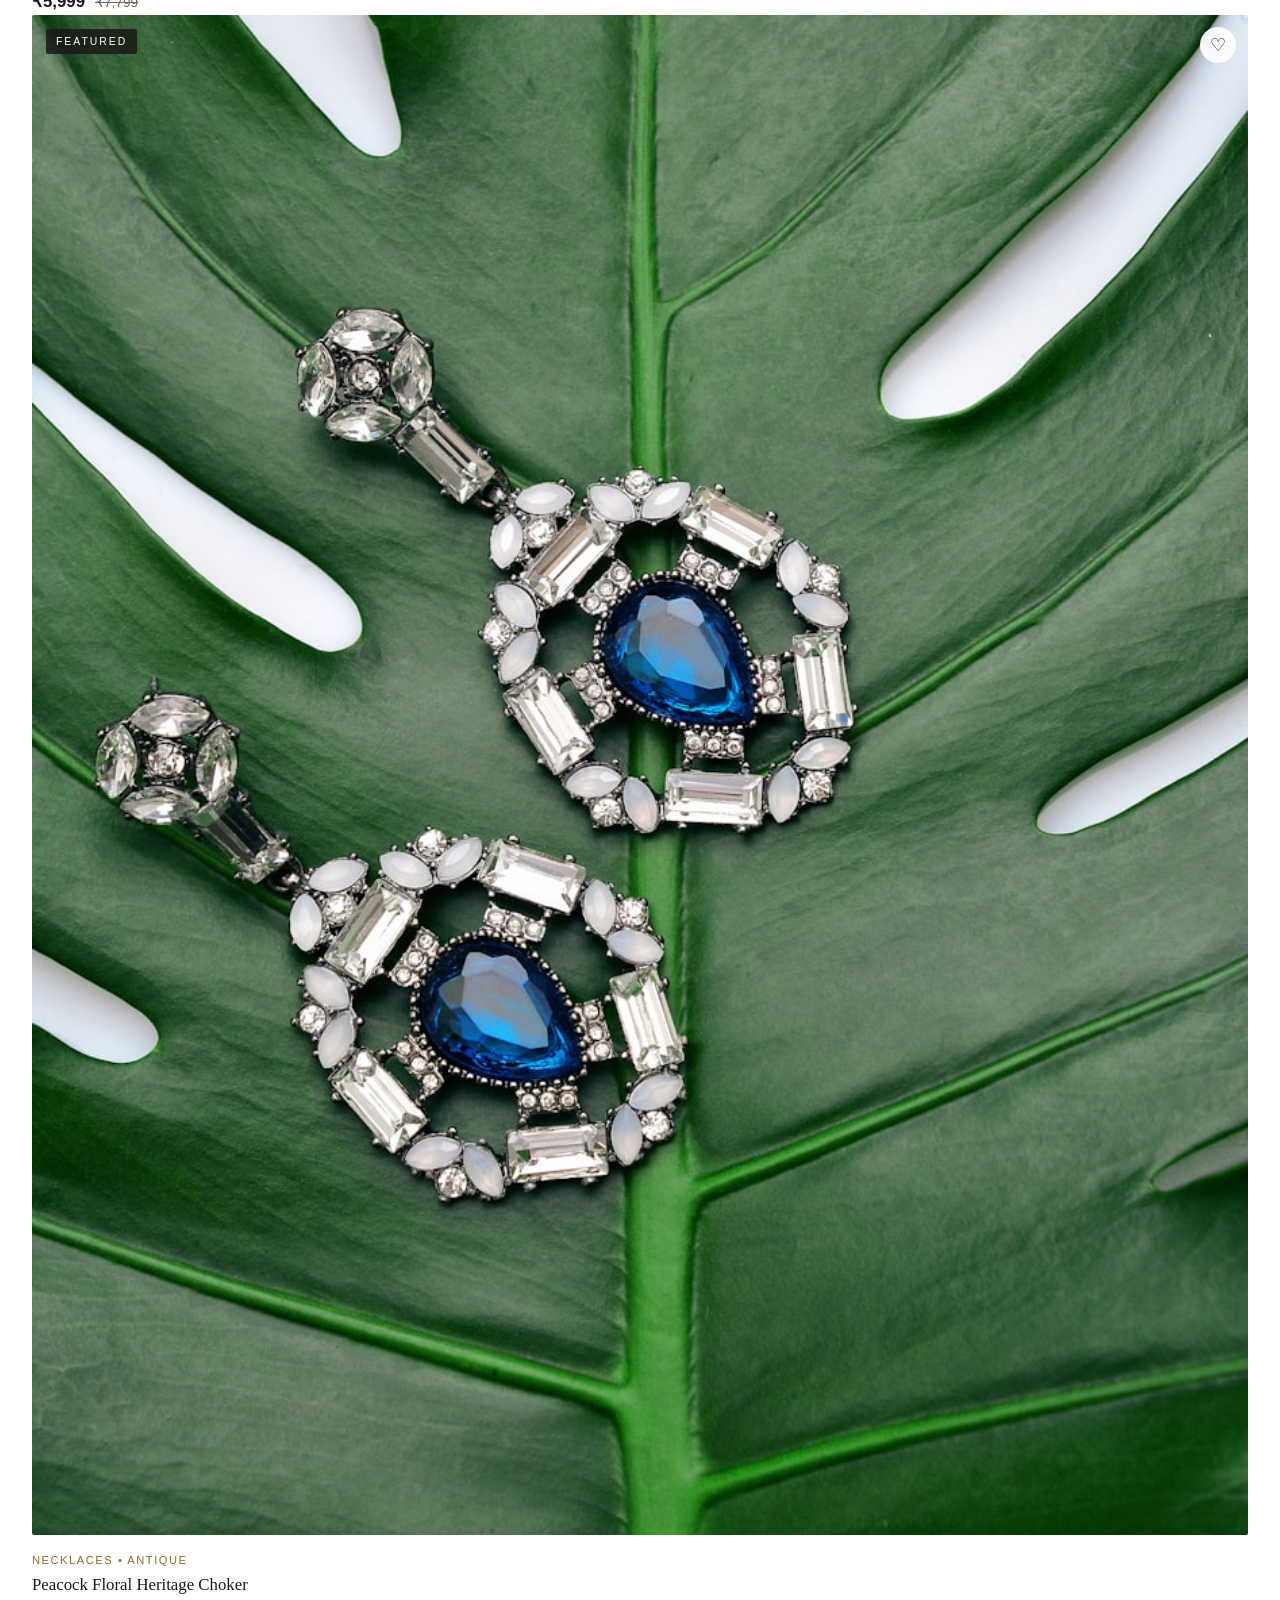
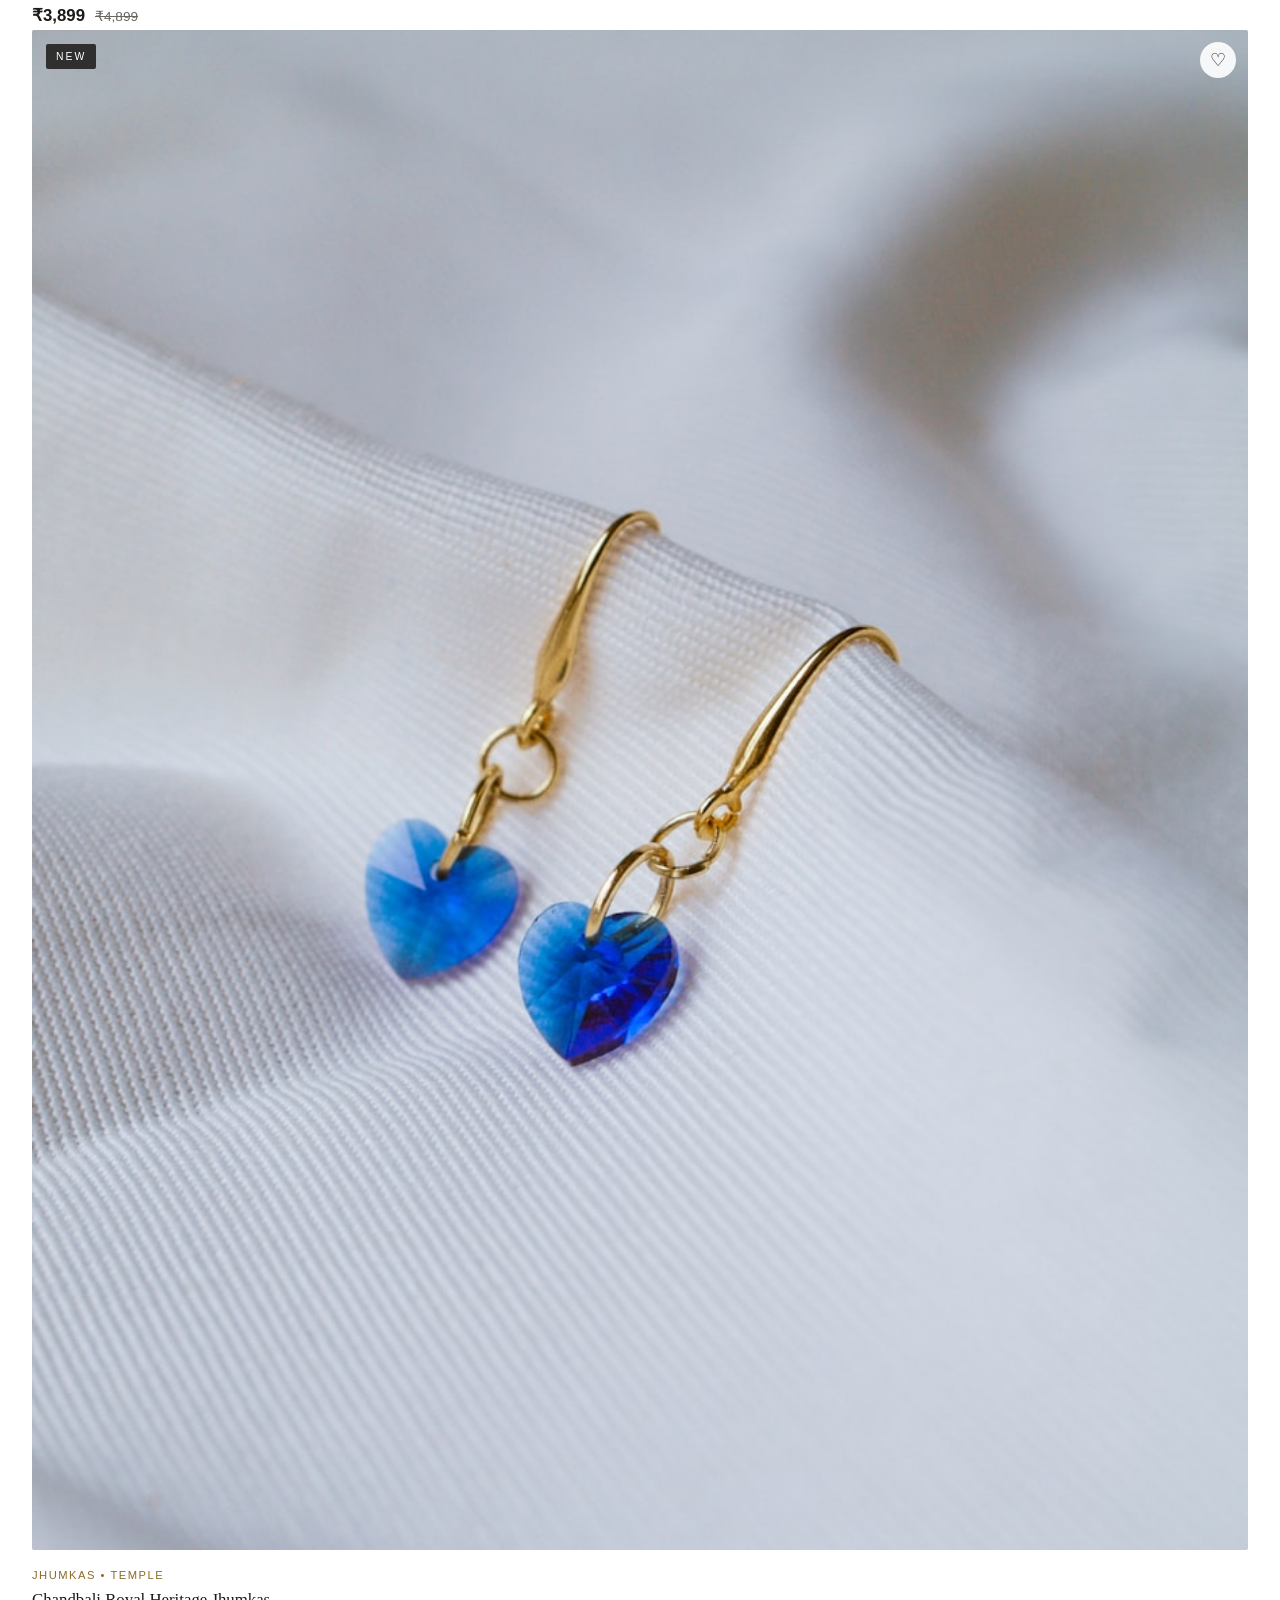
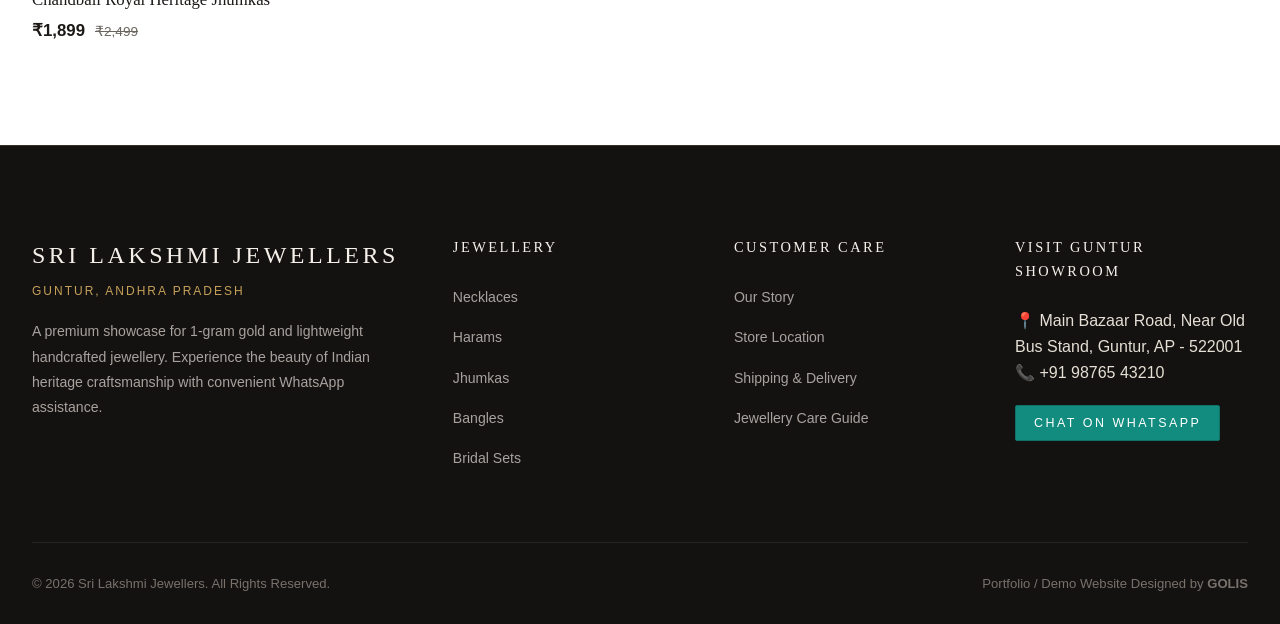
<file: product.html>
<!DOCTYPE html>
<html lang="en">
<head>
    <meta charset="UTF-8">
    <meta name="viewport" content="width=device-width, initial-scale=1.0">
    <title>Product Details | Sri Lakshmi Jewellers Guntur</title>
    <meta name="description" content="View specifications, 1-gram gold finish, and customer reviews. Enquire instantly on WhatsApp.">
    
    <!-- Stylesheets -->
    <link rel="stylesheet" href="css/style.css">
    <link rel="stylesheet" href="css/product.css">
    <link rel="stylesheet" href="css/responsive.css">
    <link rel="stylesheet" href="css/chatbot.css">
</head>
<body>

    <!-- Top Announcement Bar -->
    <div class="top-bar">
        <div class="container top-bar-inner">
            <div class="top-bar-promo">
                <span>✨</span>
                <span>Crafted by GOLIS • Real-time WhatsApp Video Call Verification Available</span>
            </div>
            <div class="top-bar-links">
                <a href="about.html">Our Story</a>
                <a href="contact.html">Store Location</a>
                <a href="contact.html">WhatsApp Support</a>
            </div>
        </div>
    </div>

    <!-- Sticky Header -->
    <header class="site-header" id="siteHeader">
        <div class="container header-inner">
            <button type="button" class="mobile-nav-toggle" onclick="toggleMobileMenu()" aria-label="Toggle Navigation Menu">
                <svg width="24" height="24" viewBox="0 0 24 24" fill="none" stroke="currentColor" stroke-width="2">
                    <line x1="3" y1="12" x2="21" y2="12"></line>
                    <line x1="3" y1="6" x2="21" y2="6"></line>
                    <line x1="3" y1="18" x2="21" y2="18"></line>
                </svg>
            </button>

            <!-- Brand Logo -->
            <a href="index.html" class="brand-logo">
                <span class="brand-name">SRI LAKSHMI</span>
                <span class="brand-tagline">Jewellers • Guntur</span>
            </a>

            <!-- Desktop Navigation -->
            <nav>
                <ul class="nav-menu" id="navMenu">
                    <li class="nav-item">
                        <a href="index.html" class="nav-link">Home</a>
                    </li>
                    <li class="nav-item nav-item-has-mega">
                        <a href="jewellery.html" class="nav-link active">
                            Jewellery
                            <svg width="12" height="12" viewBox="0 0 24 24" fill="none" stroke="currentColor" stroke-width="2"><path d="M6 9l6 6 6-6"/></svg>
                        </a>
                        <div class="mega-menu">
                            <div class="mega-column">
                                <h4>Category</h4>
                                <ul>
                                    <li><a href="jewellery.html?category=Necklaces">Necklaces</a></li>
                                    <li><a href="jewellery.html?category=Harams">Harams</a></li>
                                    <li><a href="jewellery.html?category=Earrings">Earrings</a></li>
                                    <li><a href="jewellery.html?category=Jhumkas">Jhumkas</a></li>
                                    <li><a href="jewellery.html?category=Bangles">Bangles</a></li>
                                    <li><a href="jewellery.html?category=Bracelets">Bracelets</a></li>
                                    <li><a href="jewellery.html?category=Rings">Rings</a></li>
                                    <li><a href="jewellery.html?category=Chains">Chains</a></li>
                                    <li><a href="jewellery.html?category=Pendants">Pendants</a></li>
                                    <li><a href="jewellery.html?category=Bridal%20Sets">Bridal Sets</a></li>
                                </ul>
                            </div>
                            <div class="mega-column">
                                <h4>Style</h4>
                                <ul>
                                    <li><a href="jewellery.html?style=Traditional">Traditional</a></li>
                                    <li><a href="jewellery.html?style=Temple">Temple Nakshi</a></li>
                                    <li><a href="jewellery.html?style=Antique">Antique Polish</a></li>
                                    <li><a href="jewellery.html?style=Contemporary">Contemporary</a></li>
                                    <li><a href="jewellery.html?style=Modern">Modern Daily</a></li>
                                    <li><a href="jewellery.html?style=Lightweight">Lightweight</a></li>
                                </ul>
                            </div>
                            <div class="mega-column">
                                <h4>Occasion</h4>
                                <ul>
                                    <li><a href="jewellery.html?occasion=Daily">Daily Wear</a></li>
                                    <li><a href="jewellery.html?occasion=Wedding">Wedding Grand</a></li>
                                    <li><a href="jewellery.html?occasion=Bridal">Bridal Muhurtham</a></li>
                                    <li><a href="jewellery.html?occasion=Festive">Festive Poojas</a></li>
                                    <li><a href="jewellery.html?occasion=Party">Cocktail & Party</a></li>
                                    <li><a href="jewellery.html?occasion=Gifting">Thoughtful Gifting</a></li>
                                </ul>
                            </div>
                            <div class="mega-featured-card">
                                <div class="mega-featured-card-img-wrap">
                                    <img src="images/categories/necklaces.jpg" alt="Bridal Jewellery Collection">
                                </div>
                                <div class="mega-featured-card-body">
                                    <h5>Bridal Collection</h5>
                                    <p>Traditional elegance for your most special moments.</p>
                                    <a href="bridal.html" class="btn btn-outline-gold" style="font-size: 0.72rem; padding: 8px 14px;">Explore Bridal</a>
                                </div>
                            </div>
                        </div>
                    </li>
                    <li class="nav-item">
                        <a href="bridal.html" class="nav-link">Bridal</a>
                    </li>
                    <li class="nav-item">
                        <a href="jewellery.html?sort=newest" class="nav-link">New Arrivals</a>
                    </li>
                    <li class="nav-item">
                        <a href="about.html" class="nav-link">About</a>
                    </li>
                    <li class="nav-item">
                        <a href="contact.html" class="nav-link">Contact</a>
                    </li>
                </ul>
            </nav>

            <!-- Actions -->
            <div class="header-actions">
                <button type="button" class="action-btn open-search-btn" aria-label="Search Catalogue">
                    <svg width="20" height="20" viewBox="0 0 24 24" fill="none" stroke="currentColor" stroke-width="2">
                        <circle cx="11" cy="11" r="8"></circle>
                        <line x1="21" y1="21" x2="16.65" y2="16.65"></line>
                    </svg>
                </button>
                <a href="jewellery.html" class="action-btn" aria-label="Wishlist">
                    <svg width="20" height="20" viewBox="0 0 24 24" fill="none" stroke="currentColor" stroke-width="2">
                        <path d="M20.84 4.61a5.5 5.5 0 0 0-7.78 0L12 5.67l-1.06-1.06a5.5 5.5 0 0 0-7.78 7.78l1.06 1.06L12 21.23l7.78-7.78 1.06-1.06a5.5 5.5 0 0 0 0-7.78z"></path>
                    </svg>
                    <span class="action-badge wishlist-badge-count" style="display: none;">0</span>
                </a>
                <button type="button" class="action-btn" onclick="openCartDrawer()" aria-label="Shopping Bag">
                    <svg width="20" height="20" viewBox="0 0 24 24" fill="none" stroke="currentColor" stroke-width="2">
                        <path d="M6 2L3 6v14a2 2 0 0 0 2 2h14a2 2 0 0 0 2-2V6l-3-4z"></path>
                        <line x1="3" y1="6" x2="21" y2="6"></line>
                        <path d="M16 10a4 4 0 0 1-8 0"></path>
                    </svg>
                    <span class="action-badge cart-badge-count" style="display: none;">0</span>
                </button>
            </div>
        </div>
    </header>

    <main>
        <!-- Breadcrumb Navigation -->
        <div class="breadcrumb-nav">
            <div class="container">
                <ul class="breadcrumb-list">
                    <li><a href="index.html">Home</a></li>
                    <li class="breadcrumb-separator">/</li>
                    <li><a href="jewellery.html">Jewellery</a></li>
                    <li class="breadcrumb-separator">/</li>
                    <li><a href="#" id="detailCrumbCategory">Category</a></li>
                    <li class="breadcrumb-separator">/</li>
                    <li id="detailCrumbTitle" style="color: var(--color-charcoal); font-weight: 500;">Product</li>
                </ul>
            </div>
        </div>

        <!-- Product Main Details Section -->
        <section class="product-detail-section">
            <div class="container">
                <div class="product-detail-layout">
                    
                    <!-- Gallery Area -->
                    <div class="product-gallery-wrap">
                        <div class="product-thumbnails" id="detailThumbnails">
                            <!-- Populated via app.js -->
                        </div>

                        <div class="product-main-image-box" id="detailZoomBox">
                            <span class="product-badge-detail">1-Gram Micro Polish</span>
                            <img src="images/products/slj001.svg" alt="Jewellery Design" id="detailMainImage">
                        </div>
                    </div>

                    <!-- Information Area -->
                    <div class="product-info-wrap">
                        <span class="product-category-crumb" id="detailCategory">Category</span>
                        <h1 class="product-main-title" id="detailTitle">Lakshmi Temple Haram</h1>

                        <div class="product-meta-row">
                            <span class="product-sku-tag">SKU: <strong id="detailSku">SLJ001</strong></span>
                            <div class="product-rating-box">
                                <span>★★★★★</span>
                                <span style="font-size: 0.8rem; color: var(--color-text-muted);">(4.9 / 5 Rating)</span>
                            </div>
                        </div>

                        <!-- Price Row -->
                        <div class="product-price-section">
                            <span class="product-price-large" id="detailPrice">₹4,999</span>
                            <span class="product-original-price" id="detailOriginalPrice">₹6,299</span>
                            <span class="product-discount-tag">Direct Workshop Price</span>
                        </div>

                        <!-- Description Summary -->
                        <p class="product-summary-text" id="detailDescription">
                            Intricately handcrafted grand jewellery design featuring authentic temple engravings and high-luster doublet gemstones.
                        </p>

                        <!-- Specification Table -->
                        <table class="specs-table">
                            <tbody>
                                <tr>
                                    <td class="spec-name">Style / Artform</td>
                                    <td class="spec-val" id="detailStyle">Temple Nakshi</td>
                                </tr>
                                <tr>
                                    <td class="spec-name">Best For Occasion</td>
                                    <td class="spec-val" id="detailOccasion">Wedding &amp; Festive</td>
                                </tr>
                                <tr>
                                    <td class="spec-name">Material Core</td>
                                    <td class="spec-val" id="detailMaterial">Brass &amp; Copper Alloy with Kemp Stones</td>
                                </tr>
                                <tr>
                                    <td class="spec-name">Polish &amp; Finish</td>
                                    <td class="spec-val" id="detailFinish">1-Gram Micro Gold Matte Glow</td>
                                </tr>
                                <tr>
                                    <td class="spec-name">Approximate Weight</td>
                                    <td class="spec-val" id="detailWeight">58 grams approx.</td>
                                </tr>
                                <tr>
                                    <td class="spec-name">Size &amp; Fit</td>
                                    <td class="spec-val" id="detailSize">Adjustable Dori Length</td>
                                </tr>
                            </tbody>
                        </table>

                        <!-- Quantity and Bag Actions -->
                        <div class="product-actions-block">
                            <div class="qty-and-cart-row">
                                <div class="detail-qty-picker">
                                    <button type="button" id="detailQtyMinus">-</button>
                                    <span id="detailQuantity">1</span>
                                    <button type="button" id="detailQtyPlus">+</button>
                                </div>
                                <button type="button" class="btn btn-primary btn-add-bag" id="detailAddBagBtn">
                                    Add to Bag
                                </button>
                            </div>

                            <button type="button" class="btn btn-whatsapp btn-whatsapp-enquire" id="detailWhatsAppBtn">
                                Enquire on WhatsApp with Details
                            </button>
                        </div>

                        <!-- Trust Badges -->
                        <div class="trust-badges-grid">
                            <div class="trust-badge-item">
                                <div style="font-size: 1.3rem; margin-bottom: 4px;">🚚</div>
                                <strong>Express Dispatch</strong><br>Pan-India Delivery
                            </div>
                            <div class="trust-badge-item">
                                <div style="font-size: 1.3rem; margin-bottom: 4px;">🛡️</div>
                                <strong>Micro-Plating</strong><br>Anti-tarnish Guarantee
                            </div>
                            <div class="trust-badge-item">
                                <div style="font-size: 1.3rem; margin-bottom: 4px;">📹</div>
                                <strong>Video Verification</strong><br>Live WhatsApp View
                            </div>
                        </div>

                    </div>
                </div>
            </div>
        </section>

        <!-- Related Products Section -->
        <section class="related-products-section">
            <div class="container">
                <div class="section-header">
                    <span class="section-subtitle">Complete Your Ensemble</span>
                    <h2 class="section-title">You May Also <span>Like</span></h2>
                    <div class="section-divider"></div>
                </div>

                <div class="products-grid-4" id="relatedProductsGrid">
                    <!-- Populated via app.js -->
                </div>
            </div>
        </section>
    </main>

    <!-- Footer -->
    <footer class="site-footer">
        <div class="container">
            <div class="footer-top">
                <div class="footer-col">
                    <div class="footer-brand-title">SRI LAKSHMI JEWELLERS</div>
                    <div class="footer-tagline">Guntur, Andhra Pradesh</div>
                    <p class="footer-desc">A premium showcase for 1-gram gold and lightweight handcrafted jewellery. Experience the beauty of Indian heritage craftsmanship with convenient WhatsApp assistance.</p>
                </div>

                <div class="footer-col">
                    <h5>Jewellery</h5>
                    <ul class="footer-links">
                        <li><a href="jewellery.html?category=Necklaces">Necklaces</a></li>
                        <li><a href="jewellery.html?category=Harams">Harams</a></li>
                        <li><a href="jewellery.html?category=Jhumkas">Jhumkas</a></li>
                        <li><a href="jewellery.html?category=Bangles">Bangles</a></li>
                        <li><a href="bridal.html">Bridal Sets</a></li>
                    </ul>
                </div>

                <div class="footer-col">
                    <h5>Customer Care</h5>
                    <ul class="footer-links">
                        <li><a href="about.html">Our Story</a></li>
                        <li><a href="contact.html">Store Location</a></li>
                        <li><a href="contact.html">Shipping &amp; Delivery</a></li>
                        <li><a href="contact.html">Jewellery Care Guide</a></li>
                    </ul>
                </div>

                <div class="footer-col footer-store-info">
                    <h5>Visit Guntur Showroom</h5>
                    <p>
                        <span>📍</span>
                        <span>Main Bazaar Road, Near Old Bus Stand, Guntur, AP - 522001</span>
                    </p>
                    <p>
                        <span>📞</span>
                        <span>+91 98765 43210</span>
                    </p>
                    <div style="margin-top: 18px;">
                        <button type="button" class="btn btn-whatsapp" style="padding: 10px 18px; font-size: 0.78rem;" onclick="openCartEnquiry()">Chat On WhatsApp</button>
                    </div>
                </div>
            </div>

            <div class="footer-bottom">
                <div>&copy; 2026 Sri Lakshmi Jewellers. All Rights Reserved.</div>
                <div>Portfolio / Demo Website Designed by <strong>GOLIS</strong></div>
            </div>
        </div>
    </footer>

    <!-- Fixed Mobile Bottom Bar -->
    <div class="mobile-bottom-bar">
        <div class="mobile-bottom-bar-inner">
            <a href="index.html" class="bottom-bar-item">
                <svg viewBox="0 0 24 24" fill="none" stroke="currentColor" stroke-width="2"><path d="M3 9l9-7 9 7v11a2 2 0 0 1-2 2H5a2 2 0 0 1-2-2z"></path></svg>
                <span>Home</span>
            </a>
            <a href="jewellery.html" class="bottom-bar-item">
                <svg viewBox="0 0 24 24" fill="none" stroke="currentColor" stroke-width="2"><circle cx="6" cy="6" r="3"></circle><circle cx="6" cy="18" r="3"></circle><line x1="20" y1="4" x2="8.12" y2="15.88"></line><line x1="14.47" y1="14.48" x2="20" y2="20"></line><line x1="8.12" y1="8.12" x2="12" y2="12"></line></svg>
                <span>Shop</span>
            </a>
            <a href="#" class="bottom-bar-item open-search-btn">
                <svg viewBox="0 0 24 24" fill="none" stroke="currentColor" stroke-width="2"><circle cx="11" cy="11" r="8"></circle><line x1="21" y1="21" x2="16.65" y2="16.65"></line></svg>
                <span>Search</span>
            </a>
            <a href="#" class="bottom-bar-item" onclick="openCartDrawer(); return false;">
                <svg viewBox="0 0 24 24" fill="none" stroke="currentColor" stroke-width="2"><path d="M6 2L3 6v14a2 2 0 0 0 2 2h14a2 2 0 0 0 2-2V6l-3-4z"></path><line x1="3" y1="6" x2="21" y2="6"></line><path d="M16 10a4 4 0 0 1-8 0"></path></svg>
                <span class="bottom-badge cart-badge-count" style="display: none;">0</span>
                <span>Bag</span>
            </a>
            <a href="#" class="bottom-bar-item" onclick="openCartEnquiry(); return false;">
                <svg viewBox="0 0 24 24" fill="none" stroke="#25d366" stroke-width="2"><path d="M21 11.5a8.38 8.38 0 0 1-.9 3.8 8.5 8.5 0 0 1-7.6 4.7 8.38 8.38 0 0 1-3.8-.9L3 21l1.9-5.7a8.38 8.38 0 0 1-.9-3.8 8.5 8.5 0 0 1 4.7-7.6 8.38 8.38 0 0 1 3.8-.9h.5a8.48 8.48 0 0 1 8 8v.5z"></path></svg>
                <span>WhatsApp</span>
            </a>
        </div>
    </div>

    <!-- Slide-out Cart Drawer -->
    <div class="cart-drawer-overlay" id="cartDrawerOverlay"></div>
    <aside class="cart-drawer" id="cartDrawer">
        <div class="cart-drawer-header">
            <h3 class="cart-drawer-title">
                <svg width="22" height="22" viewBox="0 0 24 24" fill="none" stroke="currentColor" stroke-width="2"><path d="M6 2L3 6v14a2 2 0 0 0 2 2h14a2 2 0 0 0 2-2V6l-3-4z"></path><line x1="3" y1="6" x2="21" y2="6"></line><path d="M16 10a4 4 0 0 1-8 0"></path></svg>
                Shopping Bag
            </h3>
            <button type="button" class="cart-drawer-close" onclick="closeCartDrawer()">&times;</button>
        </div>
        <div class="cart-drawer-body" id="cartDrawerItems"></div>
        <div class="cart-drawer-footer" id="cartDrawerFooter" style="display: none;">
            <div class="cart-subtotal-row">
                <span>Subtotal (Est.)</span>
                <span class="cart-subtotal-amount" id="cartSubtotal">₹0</span>
            </div>
            <div class="cart-checkout-actions">
                <button type="button" class="btn btn-whatsapp" onclick="openCartEnquiry()">Enquire on WhatsApp</button>
                <button type="button" class="btn btn-outline" style="padding: 10px; font-size: 0.78rem;" onclick="clearCart()">Clear Bag</button>
            </div>
        </div>
    </aside>

    <!-- Search Modal -->
    <div class="search-modal" id="searchModal">
        <div class="search-modal-container">
            <div class="search-modal-header">
                <svg width="22" height="22" viewBox="0 0 24 24" fill="none" stroke="#681321" stroke-width="2"><circle cx="11" cy="11" r="8"></circle><line x1="21" y1="21" x2="16.65" y2="16.65"></line></svg>
                <input type="text" id="modalSearchInput" class="search-modal-input" placeholder="Search necklaces, harams, jhumkas, rings, SLJ001...">
                <button type="button" class="search-modal-close" onclick="closeSearchModal()">&times;</button>
            </div>
            <div class="search-modal-body">
                <div id="searchPopularTags">
                    <div style="font-size: 0.8rem; font-weight: 600; text-transform: uppercase; color: var(--color-gold-dark); letter-spacing: 1px;">Popular Searches</div>
                    <div class="search-tags">
                        <span class="search-tag-chip" onclick="openSearchModal('Haram')">Temple Haram</span>
                        <span class="search-tag-chip" onclick="openSearchModal('Jhumka')">Jhumkas</span>
                        <span class="search-tag-chip" onclick="openSearchModal('Choker')">Choker Sets</span>
                        <span class="search-tag-chip" onclick="openSearchModal('Bangles')">Kada Bangles</span>
                        <span class="search-tag-chip" onclick="openSearchModal('Bridal')">Bridal Trousseau</span>
                    </div>
                </div>
                <div id="modalSearchResults"></div>
            </div>
        </div>
    </div>

    <!-- Customer Enquiry Modal -->
    <div class="checkout-modal" id="checkoutModal">
        <div class="checkout-modal-content">
            <div class="checkout-modal-header">
                <h4 class="checkout-modal-title">Enquire on WhatsApp</h4>
                <button type="button" class="cart-drawer-close" style="color: #fff;" onclick="closeCheckoutModal()">&times;</button>
            </div>
            <div class="checkout-modal-body">
                <p style="font-size: 0.88rem; color: var(--color-text-muted); margin-bottom: 20px;">
                    Please share your contact details below. We will instantly format your enquiry and open WhatsApp to connect directly with our Guntur showroom team.
                </p>
                <form id="customerEnquiryForm">
                    <div class="form-row">
                        <div class="form-group">
                            <label class="form-label">Full Name <span class="req">*</span></label>
                            <input type="text" id="custName" class="form-input" placeholder="e.g. Smt. Lakshmi" required>
                        </div>
                        <div class="form-group">
                            <label class="form-label">Mobile Number <span class="req">*</span></label>
                            <input type="tel" id="custPhone" class="form-input" placeholder="e.g. 9876543210" required>
                        </div>
                    </div>
                    <div class="form-row">
                        <div class="form-group">
                            <label class="form-label">City / Town</label>
                            <input type="text" id="custCity" class="form-input" placeholder="e.g. Guntur / Vijayawada">
                        </div>
                        <div class="form-group">
                            <label class="form-label">Pincode</label>
                            <input type="text" id="custPin" class="form-input" placeholder="e.g. 522001">
                        </div>
                    </div>
                    <div class="form-group">
                        <label class="form-label">Delivery Address (Optional)</label>
                        <textarea id="custAddress" class="form-textarea" rows="2" placeholder="Door No, Street name for home delivery enquiry..."></textarea>
                    </div>
                    <div class="form-group">
                        <label class="form-label">Special Notes / Customization</label>
                        <textarea id="custNotes" class="form-textarea" rows="2" placeholder="Any preferred size, dori vs chain, or dispatch date?"></textarea>
                    </div>
                    <button type="submit" class="btn btn-whatsapp" style="width: 100%; padding: 16px;">
                        Proceed to WhatsApp &rarr;
                    </button>
                </form>
            </div>
        </div>
    </div>

    <!-- Scripts -->
    <script src="js/products.js"></script>
    <script src="js/cart.js"></script>
    <script src="js/search.js"></script>
    <script src="js/filters.js"></script>
    <script src="js/whatsapp.js"></script>
    <script src="js/app.js"></script>
    <script>
        document.addEventListener('DOMContentLoaded', function() {
            initProductDetailPage();
        });
    </script>

    <!-- Chatbot -->
    <div class="chatbot-fab" id="chatbotFab" role="button" tabindex="0" onclick="toggleChatbot()" onkeydown="if(event.key==='Enter'||event.key===' ')toggleChatbot()" aria-label="Ask our Jewellery Assistant" title="Ask our Jewellery Assistant">
        <svg viewBox="0 0 24 24" fill="none" stroke="currentColor" stroke-width="1.8" stroke-linecap="round" stroke-linejoin="round">
            <path d="M21 15a2 2 0 0 1-2 2H7l-4 4V5a2 2 0 0 1 2-2h14a2 2 0 0 1 2 2z"></path>
            <circle cx="9" cy="10" r="1" fill="currentColor"></circle>
            <circle cx="12" cy="10" r="1" fill="currentColor"></circle>
            <circle cx="15" cy="10" r="1" fill="currentColor"></circle>
        </svg>
        <span class="chatbot-fab-tooltip">Jewellery Assistant</span>
    </div>
    <div class="chatbot-window" id="chatbotWindow" aria-hidden="true" role="dialog" aria-label="Sri Lakshmi Jewellery Assistant">
        <div class="chatbot-header">
            <div class="chatbot-header-info">
                <div class="chatbot-avatar">💎</div>
                <div>
                    <div class="chatbot-title">Sri Lakshmi Assistant</div>
                    <div class="chatbot-status">Online · Jewellery Concierge</div>
                </div>
            </div>
            <div class="chatbot-header-actions">
                <button onclick="minimizeChatbot()" aria-label="Minimize">−</button>
                <button onclick="closeChatbot()" aria-label="Close">×</button>
            </div>
        </div>
        <div class="chatbot-body" id="chatbotBody"></div>
        <div class="chatbot-footer">
            <input type="text" id="chatbotInput" placeholder="Ask about jewellery..." onkeydown="handleChatInput(event)" autocomplete="off" aria-label="Type your message">
            <button class="chatbot-send-btn" onclick="sendChatMessage()" aria-label="Send message">
                <svg viewBox="0 0 24 24" fill="none" stroke="currentColor" stroke-width="2" stroke-linecap="round" stroke-linejoin="round"><line x1="22" y1="2" x2="11" y2="13"></line><polygon points="22 2 15 22 11 13 2 9 22 2"></polygon></svg>
            </button>
        </div>
    </div>
    <script src="js/chatbot.js"></script>
</body>
</html>
</file>
<file: css/style.css>
/* ==========================================================================
   Sri Lakshmi Jewellers - Core Global Styles & Variables
   Aesthetic: Editorial, Minimal, Luxury Indian Modern (Indriya-calibrated)
   ========================================================================== */

:root {
    /* Color Palette */
    --color-ivory: #faf8f5;
    --color-cream: #f4eee3;
    --color-champagne: #ecdcc3;
    --color-gold-light: #fef08a;
    --color-gold: #c5a059;
    --color-gold-hover: #b08a40;
    --color-gold-dark: #8c6a28;
    --color-maroon: #681321;
    --color-maroon-dark: #3a0810;
    --color-emerald: #144d37;
    --color-charcoal: #1c1917;
    --color-text-muted: #6b655f;
    --color-border: #ede8e0;
    --color-border-light: #f0eae1;
    --color-white: #ffffff;
    --color-surface-card: #ffffff;

    /* Editorial Typography with robust system fallbacks */
    --font-heading: 'Cinzel', 'Playfair Display', Didot, 'Bodoni MT', 'Times New Roman', serif;
    --font-serif-sub: 'Playfair Display', Georgia, 'Baskerville', serif;
    --font-body: 'Montserrat', -apple-system, BlinkMacSystemFont, "Segoe UI", Roboto, "Helvetica Neue", sans-serif;

    /* Transitions & Elevation */
    --transition-smooth: all 0.35s cubic-bezier(0.25, 0.8, 0.25, 1);
    --transition-slow: all 0.7s cubic-bezier(0.16, 1, 0.3, 1);
    --shadow-subtle: 0 4px 25px rgba(28, 25, 23, 0.04);
    --shadow-hover: 0 16px 36px rgba(28, 25, 23, 0.09);
    --shadow-modal: 0 25px 60px rgba(0, 0, 0, 0.3);

    /* Layout Constraints */
    --max-width: 1440px;
    --header-height: 90px;
    --radius-sm: 2px;
    --radius-md: 4px;
}

/* Reset & Box Sizing */
*, *::before, *::after {
    box-sizing: border-box;
    margin: 0;
    padding: 0;
}

html {
    font-size: 16px;
    scroll-behavior: smooth;
    -webkit-font-smoothing: antialiased;
    -moz-osx-font-smoothing: grayscale;
}

body {
    font-family: var(--font-body);
    color: var(--color-charcoal);
    background-color: var(--color-ivory);
    line-height: 1.65;
    overflow-x: hidden;
    min-height: 100vh;
    display: flex;
    flex-direction: column;
}

main {
    flex: 1 0 auto;
}

img {
    max-width: 100%;
    height: auto;
    display: block;
}

a {
    color: inherit;
    text-decoration: none;
    transition: var(--transition-smooth);
}

button {
    font-family: inherit;
    cursor: pointer;
    border: none;
    background: none;
    outline: none;
    transition: var(--transition-smooth);
}

input, select, textarea {
    font-family: inherit;
    font-size: 0.95rem;
    color: var(--color-charcoal);
}

:focus-visible {
    outline: 1.5px solid var(--color-gold);
    outline-offset: 3px;
}

.container {
    width: 100%;
    max-width: var(--max-width);
    margin-left: auto;
    margin-right: auto;
    padding-left: 32px;
    padding-right: 32px;
}

.font-serif { font-family: var(--font-heading); }
.font-italic { font-style: italic; font-family: var(--font-serif-sub); }
.text-gold { color: var(--color-gold); }
.text-maroon { color: var(--color-maroon); }
.text-muted { color: var(--color-text-muted); }
.text-center { text-align: center; }

/* Editorial Section Header */
.section-header {
    text-align: center;
    margin-bottom: 56px;
    position: relative;
}

.section-subtitle {
    font-size: 0.72rem;
    font-weight: 600;
    letter-spacing: 3.5px;
    text-transform: uppercase;
    color: var(--color-gold-dark);
    margin-bottom: 12px;
    display: block;
}

.section-title {
    font-family: var(--font-heading);
    font-size: 2.6rem;
    font-weight: 400;
    color: var(--color-charcoal);
    letter-spacing: 2px;
    line-height: 1.25;
}

.section-title span {
    font-family: var(--font-serif-sub);
    font-style: italic;
    font-weight: 400;
}

.section-desc {
    max-width: 620px;
    margin: 16px auto 0;
    color: var(--color-text-muted);
    font-size: 0.95rem;
    font-weight: 300;
    line-height: 1.8;
}

.section-divider {
    width: 48px;
    height: 1px;
    background-color: var(--color-gold);
    margin: 20px auto 0;
}

/* Luxury Editorial Buttons */
.btn {
    display: inline-flex;
    align-items: center;
    justify-content: center;
    gap: 12px;
    padding: 16px 36px;
    font-size: 0.8rem;
    font-weight: 500;
    letter-spacing: 2.5px;
    text-transform: uppercase;
    border-radius: var(--radius-sm);
    transition: var(--transition-smooth);
    position: relative;
    cursor: pointer;
}

.btn-primary {
    background-color: var(--color-charcoal);
    color: var(--color-white);
    border: 1px solid var(--color-charcoal);
}

.btn-primary:hover {
    background-color: var(--color-maroon);
    border-color: var(--color-maroon);
    color: var(--color-white);
    transform: translateY(-2px);
    box-shadow: 0 8px 24px rgba(58, 8, 16, 0.25);
}

.btn-gold {
    background: #c5a059;
    color: var(--color-white);
    border: 1px solid #c5a059;
}

.btn-gold:hover {
    background: #b08a40;
    border-color: #b08a40;
    transform: translateY(-2px);
    box-shadow: 0 8px 24px rgba(197, 160, 89, 0.35);
}

.btn-outline {
    background-color: transparent;
    color: var(--color-charcoal);
    border: 1px solid var(--color-charcoal);
}

.btn-outline:hover {
    background-color: var(--color-charcoal);
    color: var(--color-white);
    transform: translateY(-2px);
}

.btn-outline-gold {
    background-color: transparent;
    color: var(--color-gold-dark);
    border: 1px solid var(--color-gold);
}

.btn-outline-gold:hover {
    background-color: var(--color-gold);
    color: var(--color-white);
    transform: translateY(-2px);
}

.btn-whatsapp {
    background-color: #128c7e;
    color: #ffffff;
    border: 1px solid #0e7266;
    font-weight: 500;
}

.btn-whatsapp:hover {
    background-color: #075e54;
    transform: translateY(-2px);
    box-shadow: 0 8px 20px rgba(18, 140, 126, 0.3);
}

/* ==========================================================================
   Header & Navigation
   ========================================================================== */
.top-bar {
    background-color: #1c1917;
    color: #d6cfc5;
    font-size: 0.74rem;
    padding: 9px 0;
    letter-spacing: 1.5px;
    border-bottom: 1px solid rgba(197, 160, 89, 0.15);
    text-transform: uppercase;
}

.top-bar-inner {
    display: flex;
    justify-content: space-between;
    align-items: center;
}

.top-bar-promo {
    display: flex;
    align-items: center;
    gap: 10px;
    font-weight: 400;
}

.top-bar-links {
    display: flex;
    align-items: center;
    gap: 24px;
}

.top-bar-links a {
    color: #b3aba2;
    transition: var(--transition-smooth);
}

.top-bar-links a:hover {
    color: var(--color-gold-light);
}

/* Main Sticky Header */
.site-header {
    position: sticky;
    top: 0;
    left: 0;
    width: 100%;
    background-color: rgba(250, 248, 245, 0.96);
    backdrop-filter: blur(16px);
    -webkit-backdrop-filter: blur(16px);
    z-index: 100;
    border-bottom: 1px solid var(--color-border);
    transition: var(--transition-smooth);
}

.site-header.scrolled {
    background-color: rgba(255, 255, 255, 0.98);
    box-shadow: 0 4px 30px rgba(0, 0, 0, 0.04);
}

.header-inner {
    display: flex;
    align-items: center;
    justify-content: space-between;
    height: var(--header-height);
}

/* Brand Logo */
.brand-logo {
    display: flex;
    flex-direction: column;
    align-items: flex-start;
}

.brand-name {
    font-family: var(--font-heading);
    font-size: 1.55rem;
    font-weight: 500;
    letter-spacing: 4.5px;
    color: var(--color-charcoal);
    line-height: 1.1;
}

.brand-tagline {
    font-size: 0.65rem;
    letter-spacing: 2.5px;
    text-transform: uppercase;
    color: var(--color-gold);
    font-weight: 500;
    margin-top: 3px;
}

/* Desktop Navigation Menu */
.nav-menu {
    display: flex;
    align-items: center;
    list-style: none;
    gap: clamp(16px, 2.5vw, 36px);
}

.nav-item {
    position: relative;
}

/* Mega menu items must not be the positioning parent — use the header instead */
.nav-item-has-mega {
    position: static;
}

.nav-link {
    font-size: 0.82rem;
    font-weight: 500;
    letter-spacing: 2px;
    text-transform: uppercase;
    color: var(--color-charcoal);
    padding: 34px 0;
    display: inline-flex;
    align-items: center;
    gap: 6px;
    position: relative;
}

.nav-link::after {
    content: '';
    position: absolute;
    bottom: 26px;
    left: 0;
    width: 0;
    height: 1.5px;
    background-color: var(--color-charcoal);
    transition: var(--transition-smooth);
}

.nav-link:hover, .nav-link.active {
    color: var(--color-maroon);
}

.nav-link:hover::after, .nav-link.active::after {
    width: 100%;
    background-color: var(--color-maroon);
}

/* Mega Menu — positioned relative to .site-header (position:sticky = containing block) */
.mega-menu {
    position: absolute;
    /* top:100% resolves against .site-header because .nav-item-has-mega is position:static */
    top: 100%;
    left: 50%;
    transform: translateX(-50%) translateY(8px);
    /* Responsive width: never wider than viewport minus 32px gutter */
    width: min(1200px, calc(100vw - 32px));
    max-width: 1200px;
    background-color: var(--color-white);
    border: 1px solid var(--color-border);
    border-top: 2px solid var(--color-gold);
    box-shadow: 0 16px 48px rgba(28, 25, 23, 0.12), 0 4px 16px rgba(28, 25, 23, 0.06);
    border-radius: 0 0 var(--radius-md) var(--radius-md);
    padding: clamp(24px, 3vw, 40px);
    opacity: 0;
    visibility: hidden;
    pointer-events: none;
    transition: opacity 0.25s ease, visibility 0.25s ease, transform 0.25s ease;
    display: grid;
    grid-template-columns:
        minmax(140px, 1.2fr)
        minmax(130px, 1fr)
        minmax(140px, 1fr)
        minmax(120px, 0.9fr)
        minmax(200px, 0.85fr);
    gap: clamp(16px, 2.5vw, 32px);
    z-index: 200;
}

/* Prevent grid children from exceeding their column */
.mega-menu > * {
    min-width: 0;
}

.nav-item-has-mega:hover .mega-menu {
    opacity: 1;
    visibility: visible;
    pointer-events: auto;
    transform: translateX(-50%) translateY(0);
}

.mega-column h4 {
    font-family: var(--font-heading);
    font-size: 0.85rem;
    font-weight: 600;
    letter-spacing: 2px;
    text-transform: uppercase;
    color: var(--color-maroon);
    border-bottom: 1px solid var(--color-border);
    padding-bottom: 10px;
    margin-bottom: 16px;
}

.mega-column ul {
    list-style: none;
    display: flex;
    flex-direction: column;
    gap: 11px;
}

.mega-column ul li a {
    font-size: 0.85rem;
    color: #44403c;
    transition: var(--transition-smooth);
    display: flex;
    align-items: center;
}

.mega-column ul li a:hover {
    color: var(--color-maroon);
    transform: translateX(4px);
}

.mega-featured-card {
    background: linear-gradient(160deg, #faf8f5 0%, #f4ece0 100%);
    border-radius: var(--radius-md);
    border: 1px solid var(--color-champagne);
    display: flex;
    flex-direction: column;
    overflow: hidden;
    align-self: start;
}

.mega-featured-card-img-wrap {
    width: 100%;
    aspect-ratio: 4 / 3;
    overflow: hidden;
    background-color: var(--color-cream);
}

.mega-featured-card img {
    width: 100%;
    height: 100%;
    object-fit: cover;
    display: block;
    transition: transform 0.5s ease;
}

.mega-featured-card:hover img {
    transform: scale(1.04);
}

.mega-featured-card-body {
    padding: 16px 18px 18px;
    text-align: left;
}

.mega-featured-card h5 {
    font-family: var(--font-heading);
    font-size: 0.9rem;
    letter-spacing: 1.5px;
    text-transform: uppercase;
    color: var(--color-maroon);
    margin-bottom: 6px;
    font-weight: 600;
}

.mega-featured-card p {
    font-size: 0.78rem;
    color: var(--color-text-muted);
    line-height: 1.55;
    margin-bottom: 14px;
}

/* Header Action Icons */
.header-actions {
    display: flex;
    align-items: center;
    gap: 20px;
}

.action-btn {
    position: relative;
    display: flex;
    align-items: center;
    justify-content: center;
    width: 42px;
    height: 42px;
    border-radius: 50%;
    color: var(--color-charcoal);
    transition: var(--transition-smooth);
}

.action-btn:hover {
    background-color: var(--color-cream);
    color: var(--color-maroon);
}

.action-badge {
    position: absolute;
    top: 3px;
    right: 3px;
    background-color: var(--color-maroon);
    color: var(--color-white);
    font-size: 0.65rem;
    font-weight: 600;
    width: 18px;
    height: 18px;
    border-radius: 50%;
    display: flex;
    align-items: center;
    justify-content: center;
}

.mobile-nav-toggle {
    display: none;
    font-size: 1.5rem;
    color: var(--color-charcoal);
    padding: 8px;
}

/* ==========================================================================
   Editorial Product Card Component (No boxed borders, clean whitespace)
   ========================================================================== */
.product-card {
    background: transparent;
    display: flex;
    flex-direction: column;
    position: relative;
    transition: var(--transition-smooth);
}

.product-media {
    position: relative;
    aspect-ratio: 4 / 5;
    overflow: hidden;
    background-color: #f5f0ea;
    border-radius: var(--radius-sm);
    margin-bottom: 16px;
}

.product-media img.product-primary-img,
.product-media img.product-hover-img {
    position: absolute;
    top: 0;
    left: 0;
    width: 100%;
    height: 100%;
    object-fit: cover;
    transition: transform 0.8s cubic-bezier(0.16, 1, 0.3, 1), opacity 0.5s ease;
}

.product-media img.product-hover-img {
    opacity: 0;
}

.product-card:hover .product-media img.product-primary-img {
    transform: scale(1.06);
}

.product-card:hover .product-media img.product-hover-img {
    opacity: 1;
    transform: scale(1.06);
}

.product-badge {
    position: absolute;
    top: 14px;
    left: 14px;
    background-color: rgba(28, 25, 23, 0.85);
    backdrop-filter: blur(4px);
    color: var(--color-white);
    font-size: 0.65rem;
    font-weight: 500;
    letter-spacing: 2px;
    padding: 4px 10px;
    text-transform: uppercase;
    border-radius: var(--radius-sm);
    z-index: 5;
}

.product-wishlist-btn {
    position: absolute;
    top: 12px;
    right: 12px;
    width: 36px;
    height: 36px;
    background-color: rgba(255, 255, 255, 0.9);
    backdrop-filter: blur(4px);
    border-radius: 50%;
    display: flex;
    align-items: center;
    justify-content: center;
    color: var(--color-charcoal);
    font-size: 1.1rem;
    z-index: 5;
    transition: var(--transition-smooth);
}

.product-wishlist-btn:hover, .product-wishlist-btn.active {
    background-color: var(--color-maroon);
    color: var(--color-white);
}

.product-quick-view {
    position: absolute;
    bottom: 0;
    left: 0;
    width: 100%;
    background-color: rgba(28, 25, 23, 0.9);
    color: var(--color-white);
    font-size: 0.72rem;
    font-weight: 500;
    letter-spacing: 2px;
    text-transform: uppercase;
    padding: 12px;
    text-align: center;
    transform: translateY(100%);
    transition: var(--transition-smooth);
    z-index: 5;
}

.product-card:hover .product-quick-view {
    transform: translateY(0);
}

.product-content {
    display: flex;
    flex-direction: column;
    text-align: left;
}

.product-category-tag {
    font-size: 0.7rem;
    text-transform: uppercase;
    letter-spacing: 1.5px;
    color: var(--color-gold-dark);
    font-weight: 500;
    margin-bottom: 4px;
}

.product-title {
    font-family: var(--font-heading);
    font-size: 1.05rem;
    font-weight: 500;
    color: var(--color-charcoal);
    margin-bottom: 6px;
    line-height: 1.35;
}

.product-title a:hover {
    color: var(--color-maroon);
}

.product-pricing {
    display: flex;
    align-items: baseline;
    gap: 10px;
}

.product-price-current {
    font-size: 1.05rem;
    font-weight: 600;
    color: var(--color-charcoal);
}

.product-price-original {
    font-size: 0.85rem;
    color: var(--color-text-muted);
    text-decoration: line-through;
}

/* ==========================================================================
   Horizontal Carousel Component
   ========================================================================== */
.carousel-wrapper {
    position: relative;
    width: 100%;
}

.carousel-track {
    display: flex;
    gap: 28px;
    overflow-x: auto;
    scroll-snap-type: x mandatory;
    scroll-behavior: smooth;
    padding-bottom: 20px;
    -ms-overflow-style: none;
    scrollbar-width: none;
}

.carousel-track::-webkit-scrollbar {
    display: none;
}

.carousel-slide {
    flex: 0 0 calc(25% - 21px);
    scroll-snap-align: start;
}

.carousel-nav-btn {
    position: absolute;
    top: 40%;
    transform: translateY(-50%);
    width: 46px;
    height: 46px;
    border-radius: 50%;
    background-color: var(--color-white);
    border: 1px solid var(--color-border);
    box-shadow: var(--shadow-hover);
    display: flex;
    align-items: center;
    justify-content: center;
    color: var(--color-charcoal);
    z-index: 10;
    transition: var(--transition-smooth);
}

.carousel-nav-btn:hover {
    background-color: var(--color-charcoal);
    color: var(--color-white);
}

.carousel-nav-prev { left: -23px; }
.carousel-nav-next { right: -23px; }

/* ==========================================================================
   Slide-out Cart Drawer
   ========================================================================== */
.cart-drawer-overlay {
    position: fixed;
    top: 0;
    left: 0;
    width: 100%;
    height: 100%;
    background-color: rgba(18, 15, 13, 0.6);
    backdrop-filter: blur(4px);
    z-index: 2100;
    opacity: 0;
    visibility: hidden;
    transition: var(--transition-smooth);
}

.cart-drawer-overlay.open {
    opacity: 1;
    visibility: visible;
}

.cart-drawer {
    position: fixed;
    top: 0;
    right: -480px;
    width: 100%;
    max-width: 440px;
    height: 100%;
    background-color: var(--color-white);
    z-index: 2200;
    box-shadow: -10px 0 40px rgba(0, 0, 0, 0.2);
    display: flex;
    flex-direction: column;
    transition: var(--transition-slow);
}

.cart-drawer.open {
    right: 0;
}

.cart-drawer-header {
    padding: 24px 28px;
    border-bottom: 1px solid var(--color-border);
    display: flex;
    align-items: center;
    justify-content: space-between;
}

.cart-drawer-title {
    font-family: var(--font-heading);
    font-size: 1.25rem;
    color: var(--color-charcoal);
    font-weight: 500;
    letter-spacing: 1.5px;
}

.cart-drawer-close {
    font-size: 1.6rem;
    color: var(--color-text-muted);
    cursor: pointer;
}

.cart-drawer-close:hover {
    color: var(--color-maroon);
}

.cart-drawer-body {
    flex: 1;
    overflow-y: auto;
    padding: 28px;
}

.cart-empty-state {
    text-align: center;
    padding: 60px 20px;
}

.cart-empty-icon {
    font-size: 3rem;
    color: var(--color-champagne);
    margin-bottom: 16px;
}

.cart-items-list {
    display: flex;
    flex-direction: column;
    gap: 20px;
}

.cart-item {
    display: grid;
    grid-template-columns: 80px 1fr auto;
    gap: 16px;
    padding-bottom: 20px;
    border-bottom: 1px solid var(--color-border);
    align-items: center;
}

.cart-item-img {
    width: 80px;
    height: 90px;
    border-radius: var(--radius-sm);
    object-fit: cover;
    background-color: #f5f0ea;
}

.cart-item-details h6 {
    font-family: var(--font-heading);
    font-size: 0.95rem;
    font-weight: 500;
    margin-bottom: 4px;
    color: var(--color-charcoal);
}

.cart-item-sku {
    font-size: 0.72rem;
    color: var(--color-text-muted);
    margin-bottom: 6px;
}

.cart-item-price {
    font-weight: 600;
    color: var(--color-charcoal);
    font-size: 0.95rem;
}

.cart-qty-control {
    display: flex;
    align-items: center;
    border: 1px solid var(--color-border);
    border-radius: var(--radius-sm);
    margin-top: 8px;
    width: fit-content;
}

.qty-btn {
    padding: 4px 12px;
    font-weight: 500;
    color: var(--color-charcoal);
}

.qty-btn:hover {
    background-color: var(--color-cream);
}

.qty-count {
    padding: 0 10px;
    font-size: 0.82rem;
    font-weight: 500;
}

.cart-item-remove {
    color: #a8a29e;
    padding: 6px;
}

.cart-item-remove:hover {
    color: #ef4444;
}

.cart-drawer-footer {
    padding: 24px 28px;
    border-top: 1px solid var(--color-border);
    background-color: var(--color-ivory);
}

.cart-subtotal-row {
    display: flex;
    justify-content: space-between;
    font-size: 1.15rem;
    font-weight: 500;
    margin-bottom: 20px;
    font-family: var(--font-heading);
}

.cart-subtotal-amount {
    font-weight: 600;
    color: var(--color-charcoal);
}

/* ==========================================================================
   Search Overlay Modal
   ========================================================================== */
.search-modal {
    position: fixed;
    top: 0;
    left: 0;
    width: 100%;
    height: 100%;
    background-color: rgba(18, 15, 13, 0.8);
    backdrop-filter: blur(8px);
    z-index: 2000;
    opacity: 0;
    visibility: hidden;
    transition: var(--transition-smooth);
    display: flex;
    flex-direction: column;
    padding: 60px 24px 40px;
}

.search-modal.open {
    opacity: 1;
    visibility: visible;
}

.search-modal-container {
    width: 100%;
    max-width: 860px;
    margin: 0 auto;
    background-color: var(--color-white);
    border-radius: var(--radius-sm);
    overflow: hidden;
    box-shadow: var(--shadow-modal);
    display: flex;
    flex-direction: column;
    max-height: 85vh;
}

.search-modal-header {
    display: flex;
    align-items: center;
    padding: 24px 28px;
    border-bottom: 1px solid var(--color-border);
    gap: 16px;
}

.search-modal-input {
    flex: 1;
    border: none;
    font-size: 1.3rem;
    font-family: var(--font-heading);
    color: var(--color-charcoal);
    outline: none;
}

.search-modal-close {
    font-size: 1.6rem;
    color: var(--color-text-muted);
}

.search-modal-body {
    padding: 28px;
    overflow-y: auto;
    flex: 1;
}

.search-tags {
    display: flex;
    flex-wrap: wrap;
    gap: 10px;
    margin-top: 14px;
}

.search-tag-chip {
    padding: 8px 18px;
    background-color: var(--color-ivory);
    border: 1px solid var(--color-border);
    border-radius: 30px;
    font-size: 0.8rem;
    color: var(--color-charcoal);
    cursor: pointer;
    transition: var(--transition-smooth);
}

.search-tag-chip:hover {
    background-color: var(--color-charcoal);
    color: var(--color-white);
}

.search-results-grid {
    display: grid;
    grid-template-columns: repeat(2, 1fr);
    gap: 18px;
    margin-top: 24px;
}

.search-result-item {
    display: flex;
    gap: 16px;
    padding: 14px;
    border-radius: var(--radius-sm);
    border: 1px solid var(--color-border);
    background-color: var(--color-ivory);
    transition: var(--transition-smooth);
}

.search-result-item:hover {
    border-color: var(--color-charcoal);
    background-color: var(--color-white);
}

.search-result-img {
    width: 70px;
    height: 80px;
    object-fit: cover;
    border-radius: var(--radius-sm);
}

.search-result-info h6 {
    font-family: var(--font-heading);
    font-size: 0.95rem;
    color: var(--color-charcoal);
    margin-bottom: 4px;
}

.search-result-price {
    font-weight: 600;
    color: var(--color-charcoal);
    font-size: 0.9rem;
}

/* ==========================================================================
   Customer Details Enquiry Modal (WhatsApp Generator)
   ========================================================================== */
.checkout-modal {
    position: fixed;
    top: 0;
    left: 0;
    width: 100%;
    height: 100%;
    background-color: rgba(18, 15, 13, 0.8);
    backdrop-filter: blur(8px);
    z-index: 2300;
    opacity: 0;
    visibility: hidden;
    transition: var(--transition-smooth);
    display: flex;
    align-items: center;
    justify-content: center;
    padding: 24px;
}

.checkout-modal.open {
    opacity: 1;
    visibility: visible;
}

.checkout-modal-content {
    width: 100%;
    max-width: 560px;
    background-color: var(--color-white);
    border-radius: var(--radius-sm);
    overflow: hidden;
    box-shadow: var(--shadow-modal);
    max-height: 90vh;
    display: flex;
    flex-direction: column;
}

.checkout-modal-header {
    background: #1c1917;
    color: var(--color-white);
    padding: 24px 28px;
    display: flex;
    align-items: center;
    justify-content: space-between;
}

.checkout-modal-header h4 {
    font-family: var(--font-heading);
    font-size: 1.25rem;
    letter-spacing: 2px;
    font-weight: 400;
}

.checkout-modal-body {
    padding: 28px;
    overflow-y: auto;
}

.form-group {
    margin-bottom: 18px;
}

.form-label {
    display: block;
    font-size: 0.78rem;
    font-weight: 600;
    letter-spacing: 1px;
    color: var(--color-charcoal);
    margin-bottom: 6px;
    text-transform: uppercase;
}

.form-label span.req { color: var(--color-maroon); }

.form-input, .form-textarea {
    width: 100%;
    padding: 12px 16px;
    border: 1px solid var(--color-border);
    border-radius: var(--radius-sm);
    background-color: var(--color-ivory);
    transition: var(--transition-smooth);
}

.form-input:focus, .form-textarea:focus {
    background-color: var(--color-white);
    border-color: var(--color-gold);
}

.form-row {
    display: grid;
    grid-template-columns: 1fr 1fr;
    gap: 16px;
}

/* ==========================================================================
   Footer
   ========================================================================== */
.site-footer {
    background-color: #141210;
    color: #e5dfd5;
    padding-top: 90px;
    border-top: 1px solid rgba(197, 160, 89, 0.2);
}

.footer-top {
    display: grid;
    grid-template-columns: 1.6fr 1fr 1fr 1fr;
    gap: 48px;
    padding-bottom: 70px;
    border-bottom: 1px solid rgba(255, 255, 255, 0.08);
}

.footer-brand-title {
    font-family: var(--font-heading);
    font-size: 1.5rem;
    letter-spacing: 3.5px;
    color: #f5f0ea;
    margin-bottom: 6px;
}

.footer-tagline {
    font-size: 0.75rem;
    letter-spacing: 2px;
    color: var(--color-gold);
    text-transform: uppercase;
    margin-bottom: 18px;
}

.footer-desc {
    font-size: 0.88rem;
    line-height: 1.8;
    color: #a8a29e;
    margin-bottom: 24px;
    max-width: 360px;
}

.footer-col h5 {
    font-family: var(--font-heading);
    font-size: 0.9rem;
    letter-spacing: 2.5px;
    text-transform: uppercase;
    color: #f5f0ea;
    margin-bottom: 24px;
    font-weight: 500;
}

.footer-links {
    list-style: none;
    display: flex;
    flex-direction: column;
    gap: 14px;
}

.footer-links a {
    color: #a8a29e;
    font-size: 0.88rem;
    transition: var(--transition-smooth);
}

.footer-links a:hover {
    color: #f5f0ea;
    transform: translateX(4px);
}

.footer-bottom {
    padding: 30px 0;
    display: flex;
    justify-content: space-between;
    align-items: center;
    font-size: 0.82rem;
    color: #78716c;
}

/* Fixed Mobile Bottom Bar */
.mobile-bottom-bar {
    display: none;
    position: fixed;
    bottom: 0;
    left: 0;
    width: 100%;
    background-color: rgba(255, 255, 255, 0.98);
    backdrop-filter: blur(12px);
    border-top: 1px solid var(--color-border);
    z-index: 1000;
    box-shadow: 0 -4px 25px rgba(0, 0, 0, 0.06);
}

.mobile-bottom-bar-inner {
    display: flex;
    justify-content: space-around;
    align-items: center;
    padding: 8px 0;
}

.bottom-bar-item {
    display: flex;
    flex-direction: column;
    align-items: center;
    font-size: 0.65rem;
    font-weight: 500;
    letter-spacing: 1px;
    text-transform: uppercase;
    color: var(--color-charcoal);
    position: relative;
    padding: 4px 10px;
}

.bottom-bar-item svg {
    width: 20px;
    height: 20px;
    margin-bottom: 4px;
}

.bottom-bar-item.active {
    color: var(--color-maroon);
}

.bottom-bar-item .bottom-badge {
    position: absolute;
    top: 2px;
    right: 12px;
    background-color: var(--color-maroon);
    color: var(--color-white);
    font-size: 0.6rem;
    font-weight: 600;
    width: 16px;
    height: 16px;
    border-radius: 50%;
    display: flex;
    align-items: center;
    justify-content: center;
}

/* Floating WhatsApp Quick Button */
.floating-whatsapp-btn {
    position: fixed;
    bottom: 84px;
    right: 24px;
    width: 52px;
    height: 52px;
    background-color: #128c7e;
    color: #ffffff;
    border-radius: 50%;
    display: flex;
    align-items: center;
    justify-content: center;
    box-shadow: 0 8px 25px rgba(18, 140, 126, 0.35);
    z-index: 990;
    transition: var(--transition-smooth);
}

.floating-whatsapp-btn:hover {
    transform: scale(1.08);
}

/* Toast Notifications */
.toast-container {
    position: fixed;
    bottom: 30px;
    right: 30px;
    z-index: 3000;
    display: flex;
    flex-direction: column;
    gap: 10px;
    pointer-events: none;
}

.toast {
    background-color: var(--color-charcoal);
    color: var(--color-white);
    padding: 14px 24px;
    border-radius: var(--radius-sm);
    box-shadow: var(--shadow-modal);
    font-size: 0.88rem;
    display: flex;
    align-items: center;
    gap: 12px;
    border-left: 3px solid var(--color-gold);
    animation: slideToast 0.35s ease forwards;
}

@keyframes slideToast {
    from { opacity: 0; transform: translateY(20px); }
    to { opacity: 1; transform: translateY(0); }
}
</file>
<file: css/home.css>
/* ==========================================================================
   Sri Lakshmi Jewellers - Editorial Homepage Styles (home.css)
   ========================================================================== */

/* Full Viewport Editorial Hero */
.hero-section {
    position: relative;
    width: 100%;
    height: calc(100vh - var(--header-height));
    min-height: 650px;
    max-height: 960px;
    background-color: #120c08;
    color: var(--color-white);
    display: flex;
    align-items: center;
    justify-content: center;
    overflow: hidden;
    text-align: center;
}

.hero-background-art {
    position: absolute;
    top: 0;
    left: 0;
    width: 100%;
    height: 100%;
    object-fit: cover;
    object-position: center 35%;
    transform: scale(1.04);
    animation: heroZoom 14s ease-out forwards;
    filter: brightness(0.72) contrast(1.08);
}

@keyframes heroZoom {
    from { transform: scale(1.08); }
    to { transform: scale(1.0); }
}

.hero-overlay {
    position: absolute;
    inset: 0;
    background: radial-gradient(circle at center, rgba(18, 12, 8, 0.25) 0%, rgba(18, 12, 8, 0.75) 100%);
    z-index: 2;
}

.hero-content {
    position: relative;
    z-index: 10;
    max-width: 860px;
    padding: 0 24px;
    animation: heroFadeIn 1.4s cubic-bezier(0.16, 1, 0.3, 1) forwards;
}

@keyframes heroFadeIn {
    from { opacity: 0; transform: translateY(30px); }
    to { opacity: 1; transform: translateY(0); }
}

.hero-brand-eyebrow {
    font-size: 0.76rem;
    font-weight: 500;
    letter-spacing: 5px;
    text-transform: uppercase;
    color: var(--color-gold-light);
    margin-bottom: 20px;
    display: block;
}

.hero-title {
    font-family: var(--font-heading);
    font-size: 3.8rem;
    font-weight: 400;
    letter-spacing: 3px;
    line-height: 1.15;
    margin-bottom: 18px;
    color: #ffffff;
    text-shadow: 0 4px 30px rgba(0, 0, 0, 0.4);
}

.hero-title span {
    font-family: var(--font-serif-sub);
    font-style: italic;
    font-weight: 400;
    color: var(--color-gold-light);
}

.hero-subtitle {
    font-size: 1.1rem;
    color: #e5ded5;
    font-weight: 300;
    line-height: 1.8;
    margin-bottom: 40px;
    max-width: 600px;
    margin-left: auto;
    margin-right: auto;
    letter-spacing: 0.5px;
}

.hero-actions {
    display: flex;
    justify-content: center;
    gap: 20px;
    flex-wrap: wrap;
}

/* Feature Highlights Bar */
.features-bar {
    background-color: var(--color-white);
    border-bottom: 1px solid var(--color-border);
    padding: 36px 0;
}

.features-grid {
    display: grid;
    grid-template-columns: repeat(4, 1fr);
    gap: 32px;
}

.feature-item {
    display: flex;
    align-items: center;
    gap: 18px;
}

.feature-icon-box {
    width: 46px;
    height: 46px;
    border-radius: 50%;
    background-color: var(--color-ivory);
    border: 1px solid var(--color-border);
    display: flex;
    align-items: center;
    justify-content: center;
    color: var(--color-charcoal);
    font-size: 1.2rem;
    flex-shrink: 0;
}

.feature-text h6 {
    font-family: var(--font-heading);
    font-size: 0.92rem;
    font-weight: 500;
    letter-spacing: 1px;
    color: var(--color-charcoal);
    margin-bottom: 2px;
}

.feature-text p {
    font-size: 0.78rem;
    color: var(--color-text-muted);
}

/* Section: Discover Our Edit (Carousel Strip) */
.featured-edit-section {
    padding: 110px 0;
    background-color: var(--color-ivory);
}

/* Section: "How Would You Like To Shine?" Category Discovery */
.category-shine-section {
    padding: 110px 0;
    background-color: var(--color-white);
}

.category-editorial-grid {
    display: grid;
    grid-template-columns: repeat(6, 1fr);
    gap: 24px;
}

.category-editorial-tile {
    display: flex;
    flex-direction: column;
    text-align: center;
    group: relative;
}

.category-tile-media {
    position: relative;
    aspect-ratio: 3 / 4;
    overflow: hidden;
    background-color: #f5f0ea;
    border-radius: var(--radius-sm);
    margin-bottom: 16px;
}

.category-tile-media img {
    width: 100%;
    height: 100%;
    object-fit: cover;
    transition: transform 0.8s cubic-bezier(0.16, 1, 0.3, 1);
}

.category-editorial-tile:hover .category-tile-media img {
    transform: scale(1.08);
}

.category-tile-name {
    font-family: var(--font-heading);
    font-size: 1.1rem;
    font-weight: 500;
    letter-spacing: 2px;
    color: var(--color-charcoal);
    margin-bottom: 4px;
}

.category-tile-link {
    font-size: 0.72rem;
    font-weight: 500;
    letter-spacing: 2px;
    text-transform: uppercase;
    color: var(--color-gold-dark);
}

.category-editorial-tile:hover .category-tile-link {
    color: var(--color-maroon);
}

/* Section: Shop By Moment (Everyday, Festive, Bridal, Gifting) */
.moments-section {
    padding: 110px 0;
    background-color: var(--color-ivory);
}

.moments-grid {
    display: grid;
    grid-template-columns: repeat(4, 1fr);
    gap: 24px;
}

.moment-card {
    position: relative;
    aspect-ratio: 3 / 4.2;
    border-radius: var(--radius-sm);
    overflow: hidden;
    display: flex;
    flex-direction: column;
    justify-content: flex-end;
    padding: 32px 24px;
    color: var(--color-white);
}

.moment-card-bg {
    position: absolute;
    top: 0;
    left: 0;
    width: 100%;
    height: 100%;
    object-fit: cover;
    transition: transform 0.9s cubic-bezier(0.16, 1, 0.3, 1);
    filter: brightness(0.75);
}

.moment-card:hover .moment-card-bg {
    transform: scale(1.08);
}

.moment-card-overlay {
    position: absolute;
    inset: 0;
    background: linear-gradient(to top, rgba(18, 12, 10, 0.9) 0%, rgba(18, 12, 10, 0.2) 60%, transparent 100%);
    z-index: 1;
}

.moment-card-content {
    position: relative;
    z-index: 2;
}

.moment-card-title {
    font-family: var(--font-heading);
    font-size: 1.5rem;
    font-weight: 400;
    letter-spacing: 2px;
    margin-bottom: 8px;
    color: #ffffff;
}

.moment-card-desc {
    font-size: 0.82rem;
    color: #e5dfd5;
    line-height: 1.6;
    margin-bottom: 18px;
    font-weight: 300;
}

.moment-card-btn {
    display: inline-flex;
    align-items: center;
    gap: 8px;
    font-size: 0.72rem;
    font-weight: 600;
    letter-spacing: 2px;
    text-transform: uppercase;
    color: var(--color-gold-light);
}

.moment-card:hover .moment-card-btn {
    color: #ffffff;
}

/* Section: Trending Now */
.trending-section {
    padding: 110px 0;
    background-color: var(--color-white);
}

/* Section: Major Cinematic Bridal Story */
.bridal-editorial-hero {
    position: relative;
    padding: 160px 0;
    color: var(--color-white);
    text-align: center;
    overflow: hidden;
}

.bridal-editorial-bg {
    position: absolute;
    top: 0;
    left: 0;
    width: 100%;
    height: 100%;
    object-fit: cover;
    object-position: center 30%;
    filter: brightness(0.65) contrast(1.1);
}

.bridal-editorial-overlay {
    position: absolute;
    inset: 0;
    background: radial-gradient(circle at center, rgba(30, 8, 15, 0.3) 0%, rgba(18, 4, 8, 0.85) 100%);
}

.bridal-editorial-content {
    position: relative;
    z-index: 2;
    max-width: 780px;
    margin: 0 auto;
}

.bridal-editorial-title {
    font-family: var(--font-heading);
    font-size: 3.4rem;
    font-weight: 400;
    line-height: 1.2;
    letter-spacing: 3px;
    margin-bottom: 22px;
    color: #fdfbf7;
}

.bridal-editorial-title span {
    font-family: var(--font-serif-sub);
    font-style: italic;
    color: var(--color-gold-light);
}

.bridal-editorial-text {
    font-size: 1.05rem;
    color: #e8ded2;
    font-weight: 300;
    line-height: 1.8;
    margin-bottom: 40px;
}

/* Section: Bridal Collections Strip */
.bridal-collections-strip {
    padding: 100px 0;
    background-color: #141011;
    color: var(--color-white);
}

.bridal-collections-strip .section-title {
    color: #ffffff;
}

.bridal-collections-strip .product-title,
.bridal-collections-strip .product-price-current {
    color: #ffffff;
}

.bridal-collections-strip .product-media {
    background-color: #241c1e;
}

/* Section: Instagram Latest Designs */
.instagram-section {
    padding: 110px 0;
    background-color: var(--color-white);
}

.instagram-grid {
    display: grid;
    grid-template-columns: repeat(6, 1fr);
    gap: 16px;
    margin-bottom: 48px;
}

.instagram-card {
    position: relative;
    aspect-ratio: 1 / 1;
    overflow: hidden;
    border-radius: var(--radius-sm);
    background-color: #f5f0ea;
}

.instagram-card img {
    width: 100%;
    height: 100%;
    object-fit: cover;
    transition: transform 0.6s ease;
}

.instagram-hover-overlay {
    position: absolute;
    inset: 0;
    background-color: rgba(28, 25, 23, 0.7);
    display: flex;
    align-items: center;
    justify-content: center;
    color: var(--color-white);
    font-size: 1.4rem;
    opacity: 0;
    transition: var(--transition-smooth);
}

.instagram-card:hover img {
    transform: scale(1.08);
}

.instagram-card:hover .instagram-hover-overlay {
    opacity: 1;
}

/* Section: Brand Story (Editorial Split) */
.brand-story-section {
    padding: 110px 0;
    background-color: var(--color-ivory);
    border-top: 1px solid var(--color-border);
}

.brand-story-split {
    display: grid;
    grid-template-columns: 1.1fr 1fr;
    gap: 64px;
    align-items: center;
}

.brand-story-media {
    aspect-ratio: 4 / 3.5;
    border-radius: var(--radius-sm);
    overflow: hidden;
    position: relative;
    background-color: #f5f0ea;
}

.brand-story-media img {
    width: 100%;
    height: 100%;
    object-fit: cover;
}

.brand-story-content h2 {
    font-family: var(--font-heading);
    font-size: 2.6rem;
    font-weight: 400;
    line-height: 1.25;
    letter-spacing: 2px;
    margin-bottom: 24px;
    color: var(--color-charcoal);
}

.brand-story-content p {
    font-size: 0.95rem;
    color: #57534e;
    line-height: 1.85;
    margin-bottom: 20px;
    font-weight: 300;
}

/* Section: The Sri Lakshmi Experience (6 Minimalist Items) */
.experience-section {
    padding: 110px 0;
    background-color: var(--color-white);
}

.experience-grid {
    display: grid;
    grid-template-columns: repeat(3, 1fr);
    gap: 36px;
}

.experience-card {
    padding: 36px 30px;
    border: 1px solid var(--color-border);
    border-radius: var(--radius-sm);
    background-color: var(--color-ivory);
    transition: var(--transition-smooth);
}

.experience-card:hover {
    border-color: var(--color-charcoal);
    background-color: var(--color-white);
    transform: translateY(-4px);
    box-shadow: var(--shadow-subtle);
}

.experience-num {
    font-size: 0.8rem;
    font-weight: 600;
    letter-spacing: 3px;
    color: var(--color-gold-dark);
    margin-bottom: 12px;
    display: block;
}

.experience-card h4 {
    font-family: var(--font-heading);
    font-size: 1.25rem;
    font-weight: 500;
    color: var(--color-charcoal);
    margin-bottom: 10px;
}

.experience-card p {
    font-size: 0.88rem;
    color: var(--color-text-muted);
    line-height: 1.7;
    font-weight: 300;
}

/* Section: Store Discovery */
.store-discovery-section {
    padding: 110px 0;
    background-color: var(--color-ivory);
    border-top: 1px solid var(--color-border);
}

.store-split-layout {
    display: grid;
    grid-template-columns: 1.2fr 1fr;
    gap: 56px;
    align-items: center;
}

.store-info-panel {
    background-color: var(--color-white);
    padding: 48px;
    border-radius: var(--radius-sm);
    border: 1px solid var(--color-border);
}

.store-info-panel h3 {
    font-family: var(--font-heading);
    font-size: 2.2rem;
    font-weight: 400;
    letter-spacing: 2px;
    color: var(--color-charcoal);
    margin-bottom: 6px;
}

.store-info-panel h4 {
    font-size: 0.82rem;
    font-weight: 600;
    letter-spacing: 2.5px;
    text-transform: uppercase;
    color: var(--color-gold-dark);
    margin-bottom: 28px;
}

.store-details-list {
    display: flex;
    flex-direction: column;
    gap: 18px;
    margin-bottom: 36px;
}

.store-detail-row {
    display: flex;
    align-items: flex-start;
    gap: 16px;
    font-size: 0.92rem;
    color: var(--color-charcoal);
    line-height: 1.6;
}

.store-detail-row svg {
    flex-shrink: 0;
    margin-top: 3px;
    color: var(--color-charcoal);
}

.store-actions {
    display: flex;
    flex-wrap: wrap;
    gap: 16px;
}

.store-media-panel {
    aspect-ratio: 4 / 3.4;
    border-radius: var(--radius-sm);
    overflow: hidden;
    background-color: #f5f0ea;
}

.store-media-panel img {
    width: 100%;
    height: 100%;
    object-fit: cover;
}

/* Section: Editorial Newsletter Signup */
.newsletter-section {
    padding: 100px 0;
    background-color: var(--color-white);
    border-top: 1px solid var(--color-border);
    text-align: center;
}

.newsletter-box {
    max-width: 640px;
    margin: 0 auto;
}

.newsletter-title {
    font-family: var(--font-heading);
    font-size: 2.2rem;
    font-weight: 400;
    letter-spacing: 2px;
    margin-bottom: 12px;
    color: var(--color-charcoal);
}

.newsletter-desc {
    font-size: 0.95rem;
    color: var(--color-text-muted);
    line-height: 1.7;
    margin-bottom: 32px;
    font-weight: 300;
}

.newsletter-form {
    display: flex;
    gap: 12px;
    max-width: 480px;
    margin: 0 auto;
}

.newsletter-input {
    flex: 1;
    padding: 14px 20px;
    border: 1px solid var(--color-border);
    border-radius: var(--radius-sm);
    background-color: var(--color-ivory);
    font-size: 0.9rem;
    outline: none;
}

.newsletter-input:focus {
    border-color: var(--color-charcoal);
    background-color: var(--color-white);
}

/* ==========================================================================
   PREMIUM JEWELLERY HERO CAROUSEL — Editorial Split Layout
   ========================================================================== */

.hero-carousel {
    position: relative;
    width: 100%;
    height: 75vh;
    min-height: 580px;
    max-height: 860px;
    overflow: hidden;
    background: #120c08;
}

/* Track stacks slides */
.hc-track {
    position: relative;
    width: 100%;
    height: 100%;
}

/* ── Individual Slide — Split Layout ─────────────────── */
.hc-slide {
    position: absolute;
    inset: 0;
    display: flex;
    flex-direction: row;
    opacity: 0;
    z-index: 0;
    transition: opacity 0.8s cubic-bezier(0.4, 0, 0.2, 1);
    background: var(--slide-bg, #120c08);
}

.hc-slide.active {
    opacity: 1;
    z-index: 1;
}

/* ── Image Panel (right, 62% width) ───────────────────── */
.hc-img-panel {
    position: absolute;
    top: 0;
    right: 0;
    width: 62%;
    height: 100%;
    overflow: hidden;
}

/* Vignette from left edge of image panel — smooth transition */
.hc-img-panel::before {
    content: '';
    position: absolute;
    top: 0;
    left: 0;
    width: 28%;
    height: 100%;
    background: linear-gradient(to right, var(--slide-bg, #120c08) 0%, transparent 100%);
    z-index: 2;
    pointer-events: none;
}

/* Subtle bottom vignette */
.hc-img-panel::after {
    content: '';
    position: absolute;
    bottom: 0;
    left: 0;
    right: 0;
    height: 22%;
    background: linear-gradient(to top, rgba(0,0,0,0.35) 0%, transparent 100%);
    z-index: 2;
    pointer-events: none;
}

.hc-product-img {
    width: 100%;
    height: 100%;
    object-fit: cover;
    object-position: center center;
    display: block;
    transform: scale(1.04);
    transition: transform 8s cubic-bezier(0.0, 0.0, 0.2, 1);
}

.hc-slide.active .hc-product-img {
    transform: scale(1.0);
}

/* ── Content Panel (left, 42% width) ─────────────────── */
.hc-content-panel {
    position: absolute;
    top: 0;
    left: 0;
    width: 44%;
    height: 100%;
    display: flex;
    align-items: center;
    z-index: 5;
    padding: 0 0 0 6%;
}

.hc-content-inner {
    max-width: 480px;
}

/* Category tag */
.hc-tag {
    display: inline-block;
    font-family: var(--font-body);
    font-size: 0.68rem;
    font-weight: 600;
    letter-spacing: 4px;
    text-transform: uppercase;
    color: #c5a059;
    opacity: 0;
    transform: translateY(14px);
    transition: opacity 0.55s ease 0.1s, transform 0.55s ease 0.1s;
}

/* Gold rule */
.hc-divider {
    width: 40px;
    height: 1px;
    background: #c5a059;
    margin: 18px 0 22px;
    opacity: 0;
    transform: scaleX(0);
    transform-origin: left;
    transition: opacity 0.5s ease 0.3s, transform 0.5s ease 0.3s;
}

.hc-headline {
    font-family: var(--font-heading);
    font-size: clamp(2.2rem, 3.6vw, 3.8rem);
    font-weight: 400;
    line-height: 1.1;
    letter-spacing: 2px;
    color: #fdfaf5;
    margin-bottom: 20px;
    opacity: 0;
    transform: translateY(18px);
    transition: opacity 0.65s ease 0.28s, transform 0.65s ease 0.28s;
}

.hc-sub {
    font-size: 0.95rem;
    line-height: 1.7;
    color: #c9bfb2;
    font-weight: 300;
    margin-bottom: 36px;
    max-width: 380px;
    opacity: 0;
    transform: translateY(14px);
    transition: opacity 0.6s ease 0.42s, transform 0.6s ease 0.42s;
}

.hc-cta {
    display: inline-flex;
    align-items: center;
    gap: 10px;
    padding: 14px 30px;
    background: transparent;
    color: #fdfaf5;
    border: 1px solid rgba(197, 160, 89, 0.6);
    font-family: var(--font-body);
    font-size: 0.72rem;
    font-weight: 600;
    letter-spacing: 2.5px;
    text-transform: uppercase;
    text-decoration: none;
    opacity: 0;
    transform: translateY(12px);
    transition: opacity 0.55s ease 0.56s, transform 0.55s ease 0.56s,
                background 0.3s ease, border-color 0.3s ease, color 0.3s ease;
}

.hc-cta::after {
    content: '→';
    font-size: 0.9rem;
    transition: transform 0.25s ease;
}

.hc-cta:hover {
    background: #c5a059;
    border-color: #c5a059;
    color: #1a1108;
}

.hc-cta:hover::after {
    transform: translateX(4px);
}

/* ── Animate when slide is active ────────────────────── */
.hc-slide.active .hc-tag,
.hc-slide.active .hc-headline,
.hc-slide.active .hc-sub,
.hc-slide.active .hc-cta {
    opacity: 1;
    transform: translateY(0);
}

.hc-slide.active .hc-divider {
    opacity: 1;
    transform: scaleX(1);
}

/* ── Navigation Arrows ────────────────────────────────── */
.hc-arrow {
    position: absolute;
    bottom: 32px;
    z-index: 20;
    width: 42px;
    height: 42px;
    border-radius: 0;
    background: rgba(197, 160, 89, 0.08);
    border: 1px solid rgba(197, 160, 89, 0.35);
    color: #c5a059;
    cursor: pointer;
    display: flex;
    align-items: center;
    justify-content: center;
    transition: background 0.25s ease, border-color 0.25s ease, color 0.25s ease;
}

.hc-arrow:hover {
    background: rgba(197, 160, 89, 0.22);
    border-color: #c5a059;
    color: #fdfaf5;
}

/* Position arrows at bottom-left, beside dots */
.hc-prev {
    right: auto;
    left: calc(44% + 20px);
}

.hc-next {
    right: auto;
    left: calc(44% + 70px);
}

.hc-arrow svg {
    width: 16px;
    height: 16px;
    pointer-events: none;
}

/* ── Dot Indicators ──────────────────────────────────── */
.hc-dots {
    position: absolute;
    bottom: 44px;
    left: 6%;
    transform: none;
    display: flex;
    gap: 8px;
    z-index: 20;
}

.hc-dot {
    width: 6px;
    height: 6px;
    border-radius: 50%;
    background: rgba(197, 160, 89, 0.3);
    border: 1px solid rgba(197, 160, 89, 0.5);
    cursor: pointer;
    padding: 0;
    transition: width 0.3s ease, background 0.3s ease, border-color 0.3s ease;
}

.hc-dot.active {
    width: 24px;
    border-radius: 3px;
    background: #c5a059;
    border-color: #c5a059;
}

/* ── Slide counter label ─────────────────────────────── */
.hc-content-panel::after {
    content: '';
    position: absolute;
    bottom: 0;
    right: 0;
    width: 1px;
    height: 60%;
    background: linear-gradient(to bottom, transparent 0%, rgba(197,160,89,0.2) 50%, transparent 100%);
}

/* ── Reduced Motion ──────────────────────────────────── */
@media (prefers-reduced-motion: reduce) {
    .hc-slide,
    .hc-product-img,
    .hc-tag,
    .hc-headline,
    .hc-sub,
    .hc-cta,
    .hc-divider {
        transition: none;
    }
}

/* ── Tablet (≤1024px) ───────────────────────────────── */
@media (max-width: 1024px) {
    .hero-carousel {
        height: 65vh;
        min-height: 500px;
    }

    .hc-img-panel {
        width: 58%;
    }

    .hc-content-panel {
        width: 48%;
        padding: 0 0 0 4%;
    }

    .hc-headline {
        font-size: clamp(1.9rem, 3.2vw, 3rem);
    }

    .hc-prev {
        left: calc(48% + 20px);
    }
    .hc-next {
        left: calc(48% + 70px);
    }
}

/* ── Mobile (≤768px) ────────────────────────────────── */
@media (max-width: 768px) {
    .hero-carousel {
        height: 70vh;
        min-height: 480px;
        max-height: 680px;
    }

    /* On mobile: image is full-bleed background */
    .hc-img-panel {
        width: 100%;
        height: 100%;
    }

    /* Remove left-edge vignette on mobile, use bottom vignette only */
    .hc-img-panel::before {
        display: none;
    }

    .hc-img-panel::after {
        height: 60%;
        background: linear-gradient(to top, rgba(10,6,4,0.82) 0%, rgba(10,6,4,0.4) 50%, transparent 100%);
    }

    /* Content sits at bottom of screen */
    .hc-content-panel {
        position: absolute;
        top: auto;
        bottom: 0;
        left: 0;
        width: 100%;
        height: auto;
        padding: 0 24px 72px;
        align-items: flex-end;
        background: none;
    }

    .hc-content-panel::after {
        display: none;
    }

    .hc-content-inner {
        max-width: 100%;
        width: 100%;
    }

    .hc-headline {
        font-size: clamp(1.8rem, 6.5vw, 2.4rem);
        letter-spacing: 1px;
        margin-bottom: 12px;
    }

    .hc-sub {
        font-size: 0.88rem;
        margin-bottom: 22px;
        max-width: 100%;
    }

    .hc-cta {
        padding: 12px 24px;
        font-size: 0.68rem;
    }

    /* Move arrows to bottom-right on mobile */
    .hc-dots {
        bottom: 28px;
        left: 24px;
    }

    .hc-prev {
        left: auto;
        right: 68px;
        bottom: 28px;
    }

    .hc-next {
        left: auto;
        right: 20px;
        bottom: 28px;
    }
}

/* ==========================================================================
   CATEGORY SCROLL CAROUSEL
   ========================================================================== */

.cat-carousel-section {
    padding: 80px 0 60px;
}

.cat-carousel-section .section-header {
    margin-bottom: 40px;
}

.cat-scroll-wrap {
    overflow-x: auto;
    overflow-y: hidden;
    scrollbar-width: none;
    -ms-overflow-style: none;
}

.cat-scroll-wrap::-webkit-scrollbar {
    display: none;
}

.cat-track {
    display: flex;
    gap: 20px;
    padding: 8px 32px 16px;
    width: max-content;
}

.cat-card {
    flex: 0 0 200px;
    aspect-ratio: 3 / 4;
    position: relative;
    overflow: hidden;
    border-radius: 4px;
    display: block;
    text-decoration: none;
    cursor: pointer;
}

.cat-card-img {
    position: absolute;
    inset: 0;
    width: 100%;
    height: 100%;
    object-fit: cover;
    transition: transform 0.5s ease;
}

.cat-card:hover .cat-card-img {
    transform: scale(1.06);
}

.cat-card-overlay {
    position: absolute;
    inset: 0;
    background: linear-gradient(to top, rgba(28, 25, 23, 0.72) 0%, rgba(28, 25, 23, 0.0) 55%);
    z-index: 1;
}

.cat-card-label {
    position: absolute;
    bottom: 0;
    left: 0;
    right: 0;
    z-index: 2;
    padding: 16px 14px;
    transform: translateY(0);
    transition: transform 0.3s ease;
}

.cat-card:hover .cat-card-label {
    transform: translateY(-4px);
}

.cat-card-name {
    display: block;
    color: #fff;
    font-size: 0.9rem;
    font-weight: 600;
    letter-spacing: 0.5px;
    text-transform: uppercase;
    line-height: 1.3;
    margin-bottom: 3px;
}

.cat-card-explore {
    display: block;
    color: #c5a059;
    font-size: 0.72rem;
    letter-spacing: 0.5px;
}

/* ==========================================================================
   SHOP OUR COLLECTION — Horizontal Product Carousel
   ========================================================================== */

.shop-collection-section {
    padding: 90px 0 80px;
    background-color: var(--color-ivory);
    overflow: hidden;
}

/* ── Filter Pills ─────────────────────────────────────── */
.collection-filter-bar {
    display: flex;
    flex-wrap: wrap;
    gap: 10px;
    justify-content: center;
    margin-bottom: 48px;
}

.col-filter-btn {
    padding: 8px 20px;
    font-family: var(--font-body);
    font-size: 0.72rem;
    font-weight: 600;
    letter-spacing: 1.5px;
    text-transform: uppercase;
    color: var(--color-text-muted);
    background: var(--color-white);
    border: 1px solid var(--color-border);
    cursor: pointer;
    transition: all 0.25s ease;
    border-radius: 2px;
}

.col-filter-btn:hover,
.col-filter-btn.active {
    background: var(--color-charcoal);
    border-color: var(--color-charcoal);
    color: var(--color-white);
}

/* ── Carousel Container ───────────────────────────────── */
.col-carousel-outer {
    position: relative;
    display: flex;
    align-items: center;
    gap: 0;
}

.col-nav-btn {
    flex-shrink: 0;
    width: 44px;
    height: 44px;
    background: var(--color-white);
    border: 1px solid var(--color-border);
    color: var(--color-charcoal);
    cursor: pointer;
    display: flex;
    align-items: center;
    justify-content: center;
    transition: all 0.25s ease;
    z-index: 5;
    border-radius: 50%;
}

.col-nav-btn:hover {
    background: var(--color-charcoal);
    border-color: var(--color-charcoal);
    color: var(--color-white);
}

.col-nav-btn svg {
    width: 18px;
    height: 18px;
    pointer-events: none;
}

.col-carousel-track {
    display: flex;
    gap: 20px;
    overflow-x: auto;
    scroll-snap-type: x mandatory;
    scrollbar-width: none;
    -ms-overflow-style: none;
    scroll-behavior: smooth;
    padding: 8px 16px 16px;
    flex: 1;
    min-width: 0;
}

.col-carousel-track::-webkit-scrollbar {
    display: none;
}

/* ── Product Card ─────────────────────────────────────── */
.col-product-card {
    flex: 0 0 calc(25% - 15px);
    min-width: 220px;
    max-width: 300px;
    scroll-snap-align: start;
    background: var(--color-white);
    border: 1px solid var(--color-border);
    display: flex;
    flex-direction: column;
    transition: box-shadow 0.3s ease, transform 0.3s ease;
    position: relative;
    overflow: hidden;
}

.col-product-card:hover {
    box-shadow: 0 12px 40px rgba(28, 25, 23, 0.1);
    transform: translateY(-4px);
}

/* ── Product Image ─────────────────────────────────────── */
.col-product-media {
    position: relative;
    aspect-ratio: 4 / 5;
    overflow: hidden;
    background-color: #f5f0ea;
}

.col-product-media img {
    position: absolute;
    inset: 0;
    width: 100%;
    height: 100%;
    object-fit: cover;
    transition: transform 0.7s cubic-bezier(0.16, 1, 0.3, 1);
}

.col-product-media .col-hover-img {
    opacity: 0;
    transition: opacity 0.5s ease, transform 0.7s cubic-bezier(0.16, 1, 0.3, 1);
}

.col-product-card:hover .col-product-media img:first-child {
    opacity: 0;
}

.col-product-card:hover .col-hover-img {
    opacity: 1;
    transform: scale(1.04);
}

.col-product-card:hover .col-product-media img:first-child {
    transform: scale(1.04);
}

/* Badge */
.col-product-badge {
    position: absolute;
    top: 12px;
    left: 12px;
    padding: 4px 10px;
    font-size: 0.62rem;
    font-weight: 700;
    letter-spacing: 1.5px;
    text-transform: uppercase;
    background: var(--color-maroon);
    color: var(--color-white);
    z-index: 3;
    border-radius: 1px;
}

.col-product-badge.new {
    background: var(--color-charcoal);
}

/* ── Product Info ──────────────────────────────────────── */
.col-product-info {
    padding: 16px 16px 14px;
    flex: 1;
    display: flex;
    flex-direction: column;
}

.col-product-type {
    font-size: 0.62rem;
    font-weight: 600;
    letter-spacing: 2px;
    text-transform: uppercase;
    color: var(--color-gold-dark);
    margin-bottom: 5px;
}

.col-product-name {
    font-family: var(--font-heading);
    font-size: 0.92rem;
    font-weight: 500;
    color: var(--color-charcoal);
    line-height: 1.35;
    margin-bottom: 8px;
    letter-spacing: 0.5px;
}

.col-product-price-row {
    display: flex;
    align-items: baseline;
    gap: 8px;
    margin-bottom: 14px;
    margin-top: auto;
}

.col-product-price {
    font-size: 1.05rem;
    font-weight: 600;
    color: var(--color-charcoal);
    font-family: var(--font-heading);
}

.col-product-orig-price {
    font-size: 0.82rem;
    color: var(--color-text-muted);
    text-decoration: line-through;
}

/* ── Product Action Buttons ────────────────────────────── */
.col-product-actions {
    display: grid;
    grid-template-columns: 1fr auto;
    gap: 8px;
    padding: 0 16px 16px;
}

.col-btn-view {
    display: inline-flex;
    align-items: center;
    justify-content: center;
    padding: 10px 14px;
    background: var(--color-charcoal);
    color: var(--color-white);
    font-size: 0.68rem;
    font-weight: 600;
    letter-spacing: 1.5px;
    text-transform: uppercase;
    text-decoration: none;
    border-radius: 1px;
    transition: background 0.2s ease;
    border: none;
    cursor: pointer;
}

.col-btn-view:hover {
    background: var(--color-maroon);
}

.col-btn-wa {
    display: inline-flex;
    align-items: center;
    justify-content: center;
    width: 40px;
    padding: 10px;
    background: #25d366;
    color: #fff;
    border-radius: 1px;
    text-decoration: none;
    transition: background 0.2s ease;
    border: none;
    cursor: pointer;
    flex-shrink: 0;
}

.col-btn-wa:hover {
    background: #1ebe5a;
}

.col-btn-wa svg {
    width: 18px;
    height: 18px;
    pointer-events: none;
}

/* ── View All link ─────────────────────────────────────── */
.collection-view-all {
    text-align: center;
    margin-top: 40px;
}

/* ── Responsive ─────────────────────────────────────────── */
@media (max-width: 1200px) {
    .col-product-card {
        flex: 0 0 calc(33.33% - 14px);
    }
}

@media (max-width: 900px) {
    .col-product-card {
        flex: 0 0 calc(50% - 10px);
    }
}

@media (max-width: 600px) {
    .shop-collection-section {
        padding: 64px 0 56px;
    }

    .col-product-card {
        flex: 0 0 72vw;
        min-width: 220px;
        max-width: 280px;
    }

    .col-nav-btn {
        display: none;
    }

    .collection-filter-bar {
        gap: 8px;
        margin-bottom: 32px;
        justify-content: flex-start;
        overflow-x: auto;
        flex-wrap: nowrap;
        padding-bottom: 6px;
        scrollbar-width: none;
    }

    .collection-filter-bar::-webkit-scrollbar {
        display: none;
    }

    .col-filter-btn {
        flex-shrink: 0;
        padding: 7px 16px;
    }
}
</file>
<file: css/responsive.css>
/* ==========================================================================
   Sri Lakshmi Jewellers — Responsive Breakpoint System
   Mobile-first: separate mobile drawer, NO desktop mega-menu on mobile
   ========================================================================== */

/* ── Global width safety net ─────────────────────────── */
html,
body {
    width: 100%;
    max-width: 100%;
    overflow-x: hidden;
}

/* ── Body scroll-lock when mobile menu is open ────────── */
body.menu-open {
    overflow: hidden;
    /* prevent iOS Safari bounce-scroll on body */
    position: fixed;
    width: 100%;
}

/* ==========================================================================
   1200px — Large laptops
   ========================================================================== */
@media (max-width: 1200px) {
    .container {
        padding-left: 24px;
        padding-right: 24px;
    }

    .hero-title {
        font-size: 3.2rem;
    }

    .catalogue-grid {
        grid-template-columns: repeat(3, 1fr);
        column-gap: 24px;
        row-gap: 40px;
    }

    .category-editorial-grid {
        grid-template-columns: repeat(3, 1fr);
    }

    .moments-grid {
        grid-template-columns: repeat(2, 1fr);
    }

    .mega-menu {
        grid-template-columns:
            minmax(130px, 1.2fr)
            minmax(120px, 1fr)
            minmax(130px, 1fr)
            minmax(110px, 0.9fr)
            minmax(180px, 0.8fr);
        gap: 20px;
    }

    .carousel-slide {
        flex: 0 0 calc(33.333% - 19px);
    }
}

/* ==========================================================================
   992px — Tablets (desktop nav still visible, mega-menu still works)
   ========================================================================== */
@media (max-width: 992px) {
    :root {
        --header-height: 74px;
    }

    .top-bar-links {
        display: none;
    }

    .top-bar-inner {
        justify-content: center;
    }

    /* Show hamburger */
    .mobile-nav-toggle {
        display: flex;
        align-items: center;
        justify-content: center;
    }

    /* Hide old desktop nav-menu on tablet/mobile — we use the drawer instead */
    .nav-menu {
        display: none !important;
    }

    /* Mega menu is part of nav-menu — hidden with it */
    .mega-menu {
        display: none !important;
    }

    .hero-section {
        height: 75vh;
        min-height: 520px;
    }

    .hero-title {
        font-size: 2.6rem;
    }

    .features-grid {
        grid-template-columns: repeat(2, 1fr);
        gap: 20px;
    }

    .carousel-slide {
        flex: 0 0 calc(50% - 14px);
    }

    .catalogue-grid {
        grid-template-columns: repeat(3, 1fr);
    }

    .brand-story-split,
    .store-split-layout {
        grid-template-columns: 1fr;
        gap: 40px;
    }

    .experience-grid {
        grid-template-columns: repeat(2, 1fr);
    }

    .instagram-grid {
        grid-template-columns: repeat(3, 1fr);
    }

    .footer-top {
        grid-template-columns: 1fr 1fr;
        gap: 40px;
    }

    .product-detail-layout {
        grid-template-columns: 1fr;
        gap: 40px;
    }

    .product-gallery-wrap {
        position: static;
    }

    /* Hero carousel */
    .hero-carousel {
        height: 65vh;
        min-height: 480px;
    }

    /* Chatbot window */
    .chatbot-window {
        width: 360px;
    }
}

/* ==========================================================================
   768px — Mobile
   ========================================================================== */
@media (max-width: 768px) {
    :root {
        --header-height: 64px;
        --mob-bottom-nav-h: 60px;
    }

    /* ── Global overflow guard ─────────────────────────── */
    *,
    *::before,
    *::after {
        max-width: 100vw;
    }

    /* Exceptions: fixed/absolute positioned things can exceed 100vw */
    .mob-nav-drawer,
    .mob-nav-overlay,
    .chatbot-window,
    .cart-drawer,
    .cart-drawer-overlay,
    .search-modal-overlay {
        max-width: none;
    }

    /* ── Header ──────────────────────────────────────────── */
    .site-header {
        z-index: 1000;
    }

    .header-inner {
        height: var(--header-height);
        padding: 0 16px;
        gap: 0;
    }

    .container.header-inner {
        padding-left: 12px;
        padding-right: 12px;
    }

    .brand-logo {
        flex: 1;
        align-items: center;
        margin-left: 8px;
    }

    .brand-name {
        font-size: 1.05rem;
        letter-spacing: 2.5px;
    }

    .brand-tagline {
        font-size: 0.54rem;
        letter-spacing: 1.5px;
    }

    .header-actions {
        gap: 4px;
    }

    .action-btn {
        width: 36px;
        height: 36px;
    }

    .action-btn svg {
        width: 18px;
        height: 18px;
    }

    /* ── Container ───────────────────────────────────────── */
    .container {
        padding-left: 16px;
        padding-right: 16px;
    }

    /* ── Ensure body doesn't side-scroll ─────────────────── */
    body {
        padding-bottom: var(--mob-bottom-nav-h);
    }

    /* ── Typography ──────────────────────────────────────── */
    .section-title {
        font-size: clamp(1.6rem, 6vw, 2.2rem);
    }

    .section-header {
        margin-bottom: 32px;
    }

    .section-desc {
        font-size: 0.88rem;
    }

    /* ── Hero static section ─────────────────────────────── */
    .hero-section {
        height: 70vh;
        min-height: 480px;
        width: 100%;
        max-width: 100%;
        overflow: hidden;
    }

    .hero-title {
        font-size: clamp(1.7rem, 7vw, 2.4rem);
        letter-spacing: 1.5px;
    }

    .hero-subtitle {
        font-size: 0.88rem;
        margin-bottom: 24px;
    }

    /* ── Product grid ────────────────────────────────────── */
    .category-editorial-grid {
        grid-template-columns: repeat(2, 1fr);
        gap: 12px;
    }

    .moments-grid {
        grid-template-columns: 1fr;
        gap: 16px;
    }

    .moment-card {
        aspect-ratio: 16 / 9;
    }

    .catalogue-grid {
        grid-template-columns: repeat(2, 1fr);
        column-gap: 12px;
        row-gap: 28px;
    }

    /* Product carousels: 1.3 cards visible */
    .carousel-slide {
        flex: 0 0 calc(75% - 8px);
        min-width: 220px;
        max-width: 280px;
    }

    .carousel-nav-btn {
        display: none;
    }

    /* ── Layout grids ────────────────────────────────────── */
    .experience-grid {
        grid-template-columns: 1fr;
    }

    .instagram-grid {
        grid-template-columns: repeat(2, 1fr);
    }

    .footer-top {
        grid-template-columns: 1fr;
        gap: 32px;
    }

    .footer-bottom {
        flex-direction: column;
        gap: 10px;
        text-align: center;
        padding-bottom: calc(var(--mob-bottom-nav-h) + 20px);
    }

    /* ── Bottom bar ──────────────────────────────────────── */
    .mobile-bottom-bar {
        display: block;
        z-index: 1000;
    }

    /* Hide bottom bar & floating buttons when menu open */
    body.menu-open .mobile-bottom-bar {
        transform: translateY(100%);
        transition: transform 0.3s ease;
    }

    body.menu-open .floating-whatsapp-btn {
        opacity: 0;
        pointer-events: none;
        transition: opacity 0.2s ease;
    }

    .floating-whatsapp-btn {
        bottom: calc(var(--mob-bottom-nav-h) + 16px);
        right: 16px;
        width: 46px;
        height: 46px;
        z-index: 1001;
    }

    /* ── Product detail ──────────────────────────────────── */
    .product-gallery-wrap {
        flex-direction: column-reverse;
    }

    .product-thumbnails {
        flex-direction: row;
        width: 100%;
        overflow-x: auto;
    }

    .thumbnail-item {
        width: 60px;
        height: 70px;
        flex-shrink: 0;
    }

    .product-main-title {
        font-size: 1.55rem;
    }

    .form-row {
        grid-template-columns: 1fr;
    }

    .newsletter-form {
        flex-direction: column;
    }

    .search-modal {
        padding: 20px 12px;
    }

    .search-results-grid {
        grid-template-columns: 1fr;
    }

    .filter-dropdowns-group {
        width: 100%;
        overflow-x: auto;
        padding-bottom: 6px;
        flex-wrap: nowrap;
    }

    /* ── Floating WhatsApp button (right side) ───────────── */
    .floating-whatsapp-btn {
        bottom: calc(var(--mob-bottom-nav-h) + 14px);
        right: 14px;
        width: 46px;
        height: 46px;
        z-index: 1001;
    }

    /* ── Chatbot FAB (left of WhatsApp) ──────────────────── */
    .chatbot-fab {
        bottom: calc(var(--mob-bottom-nav-h) + 14px);
        right: 68px;   /* 14px gap + 46px WA button + 8px = 68px from right edge */
        width: 46px;
        height: 46px;
        z-index: 1001;
    }

    .chatbot-fab-tooltip {
        display: none;
    }

    .chatbot-window {
        width: calc(100vw - 20px);
        right: 10px;
        bottom: calc(var(--mob-bottom-nav-h) + 68px);
        height: 72vh;
        max-height: calc(100dvh - 140px);
        z-index: 1001;
    }

    /* Hide chatbot FAB when menu open */
    body.menu-open .chatbot-fab {
        opacity: 0;
        pointer-events: none;
        transition: opacity 0.2s ease;
    }

    /* ── Hero Carousel (mobile overrides) ────────────────── */
    .hero-carousel {
        width: 100%;
        max-width: 100vw;
        overflow: hidden;
        height: 70vh;
        min-height: 460px;
        max-height: 680px;
    }

    /* force image panel to fill full width on mobile */
    .hc-img-panel {
        width: 100% !important;
        height: 100% !important;
    }

    /* On mobile: deep bottom vignette, no left vignette */
    .hc-img-panel::before {
        display: none !important;
    }

    .hc-img-panel::after {
        height: 65% !important;
        background: linear-gradient(
            to top,
            rgba(8, 4, 3, 0.88) 0%,
            rgba(8, 4, 3, 0.45) 45%,
            transparent 100%
        ) !important;
    }

    /* Content panel: bottom of screen */
    .hc-content-panel {
        position: absolute !important;
        top: auto !important;
        bottom: 0 !important;
        left: 0 !important;
        width: 100% !important;
        height: auto !important;
        padding: 0 20px 68px !important;
        align-items: flex-end !important;
        background: none !important;
    }

    .hc-content-panel::after {
        display: none !important;
    }

    .hc-content-inner {
        max-width: 100% !important;
        width: 100% !important;
    }

    .hc-headline {
        font-size: clamp(1.7rem, 7vw, 2.4rem) !important;
        letter-spacing: 1px !important;
        margin-bottom: 10px !important;
    }

    .hc-sub {
        font-size: 0.85rem !important;
        margin-bottom: 18px !important;
        max-width: 100% !important;
    }

    .hc-cta {
        padding: 12px 22px !important;
        font-size: 0.68rem !important;
    }

    /* Dots bottom-left */
    .hc-dots {
        bottom: 22px !important;
        left: 20px !important;
        transform: none !important;
    }

    /* Arrows hidden on mobile — swipe handles it */
    .hc-arrow {
        display: none !important;
    }

    /* ── Category scroll carousel ────────────────────────── */
    .cat-card {
        flex: 0 0 140px;
    }

    .cat-track {
        padding: 8px 16px 14px;
        gap: 12px;
    }

    /* ── Shop Our Collection carousel ───────────────────── */
    .col-product-card {
        flex: 0 0 72vw !important;
        min-width: 210px !important;
        max-width: 270px !important;
    }

    .col-nav-btn {
        display: none !important;
    }

    .collection-filter-bar {
        flex-wrap: nowrap !important;
        overflow-x: auto !important;
        justify-content: flex-start !important;
        padding-bottom: 8px !important;
        gap: 8px !important;
        scrollbar-width: none;
    }

    .collection-filter-bar::-webkit-scrollbar {
        display: none;
    }

    .col-filter-btn {
        flex-shrink: 0 !important;
        white-space: nowrap;
    }
}

/* ==========================================================================
   480px — Small mobile
   ========================================================================== */
@media (max-width: 480px) {
    .hc-headline {
        font-size: clamp(1.5rem, 7.5vw, 2rem) !important;
    }

    /* Override chatbot.css internal 480px rule — keep FAB left of WA button */
    .chatbot-fab {
        bottom: calc(var(--mob-bottom-nav-h) + 14px) !important;
        right: 68px !important;
        width: 46px !important;
        height: 46px !important;
    }

    .chatbot-window {
        right: 6px;
        width: calc(100vw - 12px);
        bottom: calc(var(--mob-bottom-nav-h) + 68px) !important;
    }

    .floating-whatsapp-btn {
        bottom: calc(var(--mob-bottom-nav-h) + 14px) !important;
        right: 14px !important;
    }

    .col-product-card {
        flex: 0 0 78vw !important;
    }
}

/* ==========================================================================
   390px — Very small mobile
   ========================================================================== */
@media (max-width: 390px) {
    .container {
        padding-left: 14px;
        padding-right: 14px;
    }

    .brand-name {
        font-size: 0.95rem;
        letter-spacing: 2px;
    }

    .brand-tagline {
        font-size: 0.5rem;
    }

    .col-product-card {
        flex: 0 0 82vw !important;
    }
}

/* ==========================================================================
   MOBILE NAVIGATION DRAWER
   ≤ 768px: full-width drawer replacing desktop mega-menu
   ========================================================================== */
@media (max-width: 768px) {

    /* ── Overlay ─────────────────────────────────────────── */
    .mob-nav-overlay {
        display: block;
        position: fixed;
        inset: 0;
        background: rgba(10, 6, 4, 0.55);
        z-index: 1090;
        opacity: 0;
        pointer-events: none;
        transition: opacity 0.3s ease;
        backdrop-filter: blur(2px);
        -webkit-backdrop-filter: blur(2px);
    }

    body.menu-open .mob-nav-overlay {
        opacity: 1;
        pointer-events: auto;
    }

    /* ── Drawer ──────────────────────────────────────────── */
    .mob-nav-drawer {
        display: flex;
        flex-direction: column;
        position: fixed;
        top: 0;
        left: 0;
        width: 100vw;
        max-width: 100vw;
        height: 100dvh;          /* dynamic viewport height */
        height: 100vh;           /* fallback */
        background: #faf8f5;
        z-index: 1100;
        transform: translateX(-100%);
        transition: transform 0.35s cubic-bezier(0.4, 0, 0.2, 1);
        overflow: hidden;        /* children handle their own scroll */
        will-change: transform;
    }

    .mob-nav-drawer.is-open {
        transform: translateX(0);
    }

    /* ── Drawer Header ───────────────────────────────────── */
    .mob-nav-header {
        display: flex;
        align-items: center;
        justify-content: space-between;
        padding: 0 20px;
        height: 56px;
        min-height: 56px;
        border-bottom: 1px solid #ede8e0;
        background: #1c1917;
        flex-shrink: 0;
    }

    .mob-nav-title {
        font-family: 'Cinzel', 'Playfair Display', serif;
        font-size: 0.75rem;
        font-weight: 600;
        letter-spacing: 4px;
        text-transform: uppercase;
        color: #c5a059;
    }

    .mob-nav-close {
        width: 36px;
        height: 36px;
        display: flex;
        align-items: center;
        justify-content: center;
        border: 1px solid rgba(197, 160, 89, 0.3);
        border-radius: 50%;
        color: #c5a059;
        background: transparent;
        cursor: pointer;
        transition: background 0.2s ease, color 0.2s ease;
        flex-shrink: 0;
    }

    .mob-nav-close:hover {
        background: rgba(197, 160, 89, 0.15);
        color: #fdfaf5;
    }

    /* ── Drawer Body (scrollable) ────────────────────────── */
    .mob-nav-body {
        flex: 1;
        overflow-y: auto;
        overflow-x: hidden;
        -webkit-overflow-scrolling: touch;
        padding-bottom: 24px;
    }

    /* ── Nav List ────────────────────────────────────────── */
    .mob-nav-list {
        list-style: none;
        padding: 0;
        margin: 0;
    }

    .mob-nav-item {
        border-bottom: 1px solid #ede8e0;
        width: 100%;
        max-width: 100%;
    }

    /* ── Nav Link rows ───────────────────────────────────── */
    .mob-nav-link {
        display: flex;
        align-items: center;
        justify-content: space-between;
        width: 100%;
        padding: 18px 20px;
        font-family: 'Cinzel', 'Playfair Display', serif;
        font-size: 0.9rem;
        font-weight: 500;
        letter-spacing: 2px;
        text-transform: uppercase;
        color: #1c1917;
        background: transparent;
        border: none;
        cursor: pointer;
        text-decoration: none;
        transition: background 0.2s ease, color 0.2s ease;
        -webkit-tap-highlight-color: transparent;
    }

    .mob-nav-link:hover,
    .mob-nav-link:focus-visible {
        background: #f4ece0;
        color: #681321;
    }

    .mob-nav-arrow,
    .mob-nav-chevron {
        flex-shrink: 0;
        color: #c5a059;
        transition: transform 0.25s ease;
    }

    /* Rotate chevron when expanded */
    .mob-nav-link--accordion[aria-expanded="true"] .mob-nav-chevron {
        transform: rotate(180deg);
    }

    /* ── Accordion Panel ─────────────────────────────────── */
    .mob-nav-accordion-panel {
        background: #f5f0e8;
        padding: 0 0 8px 0;
        overflow: hidden;
        width: 100%;
    }

    .mob-nav-accordion-panel[hidden] {
        display: none;
    }

    /* ── Sub-Accordion rows ──────────────────────────────── */
    .mob-sub-accordion {
        border-bottom: 1px solid #ede8e0;
    }

    .mob-sub-accordion:last-child {
        border-bottom: none;
    }

    .mob-sub-trigger {
        display: flex;
        align-items: center;
        justify-content: space-between;
        width: 100%;
        padding: 14px 20px 14px 28px;
        font-family: 'Montserrat', sans-serif;
        font-size: 0.78rem;
        font-weight: 600;
        letter-spacing: 2px;
        text-transform: uppercase;
        color: #681321;
        background: transparent;
        border: none;
        cursor: pointer;
        transition: background 0.2s ease;
        -webkit-tap-highlight-color: transparent;
    }

    .mob-sub-trigger:hover {
        background: rgba(104, 19, 33, 0.05);
    }

    .mob-sub-trigger[aria-expanded="true"] .mob-nav-chevron {
        transform: rotate(180deg);
    }

    .mob-sub-panel {
        display: flex;
        flex-direction: column;
        gap: 0;
        padding: 0 0 8px 0;
        overflow: hidden;
    }

    .mob-sub-panel[hidden] {
        display: none;
    }

    .mob-sub-panel a {
        display: block;
        padding: 11px 20px 11px 36px;
        font-size: 0.88rem;
        color: #44403c;
        text-decoration: none;
        border-bottom: 1px solid rgba(237, 232, 224, 0.5);
        transition: background 0.15s ease, color 0.15s ease;
        -webkit-tap-highlight-color: transparent;
    }

    .mob-sub-panel a:last-child {
        border-bottom: none;
    }

    .mob-sub-panel a:hover,
    .mob-sub-panel a:active {
        background: rgba(197, 160, 89, 0.08);
        color: #681321;
    }

    /* ── Drawer Footer ───────────────────────────────────── */
    .mob-nav-footer {
        display: flex;
        gap: 12px;
        padding: 20px;
        border-top: 1px solid #ede8e0;
        background: #f4ece0;
    }

    .mob-nav-footer-btn {
        flex: 1;
        display: flex;
        align-items: center;
        justify-content: center;
        gap: 8px;
        padding: 12px 16px;
        font-size: 0.72rem;
        font-weight: 600;
        letter-spacing: 1.5px;
        text-transform: uppercase;
        color: #1c1917;
        background: #fff;
        border: 1px solid #ede8e0;
        text-decoration: none;
        transition: background 0.2s, color 0.2s;
        -webkit-tap-highlight-color: transparent;
    }

    .mob-nav-footer-btn:hover {
        background: #1c1917;
        color: #fff;
        border-color: #1c1917;
    }

    .mob-nav-footer-btn--wa {
        background: #25d366;
        color: #fff;
        border-color: #25d366;
    }

    .mob-nav-footer-btn--wa:hover {
        background: #1ebe5a;
        border-color: #1ebe5a;
        color: #fff;
    }
}

/* ── Hide drawer completely on desktop ───────────────── */
@media (min-width: 769px) {
    .mob-nav-drawer,
    .mob-nav-overlay {
        display: none !important;
    }
}
</file>
<file: css/chatbot.css>
/* ==========================================================================
   Sri Lakshmi Jewellers — Jewellery Assistant Chatbot
   Premium ivory / maroon / champagne gold design
   ========================================================================== */

/* ── Floating Action Button ──────────────────────────────────────────────── */
.chatbot-fab {
    position: fixed;
    bottom: 96px;   /* sits above the WhatsApp button (84px + margin) */
    right: 24px;
    width: 56px;
    height: 56px;
    background: linear-gradient(135deg, #681321 0%, #8c1a2e 100%);
    border-radius: 50%;
    display: flex;
    align-items: center;
    justify-content: center;
    cursor: pointer;
    z-index: 990;
    box-shadow: 0 6px 24px rgba(104, 19, 33, 0.45), 0 2px 8px rgba(0,0,0,0.15);
    transition: transform 0.25s ease, box-shadow 0.25s ease;
    border: none;
    color: #fff;
}
.chatbot-fab:hover {
    transform: scale(1.1);
    box-shadow: 0 10px 32px rgba(104, 19, 33, 0.55);
}
.chatbot-fab svg {
    width: 26px;
    height: 26px;
    flex-shrink: 0;
}
.chatbot-fab--active {
    background: linear-gradient(135deg, #3a0810 0%, #681321 100%);
}

/* Tooltip */
.cb-fab-tooltip {
    position: absolute;
    right: 64px;
    top: 50%;
    transform: translateY(-50%);
    background: #1c1917;
    color: #f5f0ea;
    font-size: 0.75rem;
    font-weight: 500;
    letter-spacing: 0.5px;
    white-space: nowrap;
    padding: 6px 12px;
    border-radius: 4px;
    pointer-events: none;
    opacity: 0;
    transition: opacity 0.2s ease;
}
.chatbot-fab:hover .cb-fab-tooltip {
    opacity: 1;
}

/* ── Chat Window ─────────────────────────────────────────────────────────── */
.chatbot-window {
    position: fixed;
    bottom: 164px;   /* above FAB + gap */
    right: 24px;
    width: 380px;
    max-height: calc(100vh - 140px);
    height: 580px;
    background: #faf8f5;
    border-radius: 12px;
    box-shadow: 0 24px 64px rgba(28, 25, 23, 0.18), 0 8px 24px rgba(28, 25, 23, 0.1);
    display: flex;
    flex-direction: column;
    z-index: 991;
    overflow: hidden;
    /* Hidden state */
    opacity: 0;
    visibility: hidden;
    transform: scale(0.92) translateY(16px);
    transform-origin: bottom right;
    transition: opacity 0.25s ease, visibility 0.25s ease, transform 0.25s ease;
}
.chatbot-window.cb-open {
    opacity: 1;
    visibility: visible;
    transform: scale(1) translateY(0);
}

/* ── Header ──────────────────────────────────────────────────────────────── */
.cb-header {
    background: linear-gradient(135deg, #681321 0%, #8c1a2e 100%);
    color: #fff;
    padding: 14px 18px;
    display: flex;
    align-items: center;
    justify-content: space-between;
    flex-shrink: 0;
    border-radius: 12px 12px 0 0;
}
.cb-header-info {
    display: flex;
    align-items: center;
    gap: 12px;
}
.cb-avatar {
    width: 38px;
    height: 38px;
    background: rgba(255,255,255,0.15);
    border-radius: 50%;
    display: flex;
    align-items: center;
    justify-content: center;
    font-size: 1.3rem;
    flex-shrink: 0;
}
.cb-title {
    font-size: 0.92rem;
    font-weight: 600;
    letter-spacing: 0.8px;
    line-height: 1.2;
}
.cb-status {
    font-size: 0.7rem;
    color: rgba(255,255,255,0.75);
    letter-spacing: 0.3px;
    margin-top: 2px;
}
.cb-header-actions {
    display: flex;
    gap: 6px;
}
.cb-header-actions button {
    background: rgba(255,255,255,0.12);
    border: none;
    color: #fff;
    width: 28px;
    height: 28px;
    border-radius: 50%;
    font-size: 1rem;
    cursor: pointer;
    display: flex;
    align-items: center;
    justify-content: center;
    transition: background 0.2s;
    line-height: 1;
    padding: 0;
}
.cb-header-actions button:hover {
    background: rgba(255,255,255,0.24);
}

/* ── Body / Messages ─────────────────────────────────────────────────────── */
.cb-body {
    flex: 1;
    overflow-y: auto;
    padding: 16px;
    display: flex;
    flex-direction: column;
    gap: 12px;
    scroll-behavior: smooth;
}
.cb-body::-webkit-scrollbar {
    width: 4px;
}
.cb-body::-webkit-scrollbar-track {
    background: transparent;
}
.cb-body::-webkit-scrollbar-thumb {
    background: #e5ddd5;
    border-radius: 4px;
}

/* Message wrappers */
.cb-msg {
    max-width: 88%;
    line-height: 1.55;
}
.cb-msg--bot {
    align-self: flex-start;
}
.cb-msg--user {
    align-self: flex-end;
    background: #681321;
    color: #fff;
    padding: 10px 14px;
    border-radius: 16px 4px 4px 16px;
    font-size: 0.86rem;
}

.cb-bubble {
    background: #fff;
    border: 1px solid #ede8e0;
    border-radius: 4px 16px 16px 4px;
    padding: 12px 14px;
    font-size: 0.86rem;
    color: #1c1917;
}
.cb-bubble strong {
    color: #681321;
}
.cb-bubble br {
    display: block;
    margin-top: 2px;
}

/* Quick replies */
.cb-quick-replies {
    display: flex;
    flex-wrap: wrap;
    gap: 7px;
    margin-top: 8px;
}
.cb-qr-btn {
    padding: 7px 13px;
    border: 1px solid #c5a059;
    color: #681321;
    background: transparent;
    border-radius: 20px;
    font-size: 0.78rem;
    font-weight: 500;
    cursor: pointer;
    transition: background 0.2s ease, color 0.2s ease;
    letter-spacing: 0.2px;
}
.cb-qr-btn:hover {
    background: #681321;
    color: #fff;
    border-color: #681321;
}

/* ── Product Cards ───────────────────────────────────────────────────────── */
.cb-products {
    display: flex;
    flex-direction: column;
    gap: 8px;
    margin-top: 10px;
}
.cb-product-card {
    display: flex;
    gap: 10px;
    background: #faf8f5;
    border: 1px solid #ede8e0;
    border-radius: 6px;
    padding: 9px;
    align-items: flex-start;
}
.cb-product-img {
    width: 58px;
    height: 66px;
    object-fit: cover;
    border-radius: 4px;
    flex-shrink: 0;
    background: #f0ebe3;
}
.cb-product-info {
    flex: 1;
    min-width: 0;
}
.cb-product-name {
    font-size: 0.8rem;
    font-weight: 500;
    color: #1c1917;
    line-height: 1.35;
    margin-bottom: 3px;
    overflow: hidden;
    display: -webkit-box;
    -webkit-line-clamp: 2;
    -webkit-box-orient: vertical;
}
.cb-product-price {
    font-size: 0.84rem;
    font-weight: 600;
    color: #681321;
    margin-bottom: 6px;
}
.cb-product-actions {
    display: flex;
    gap: 6px;
}
.cb-btn {
    display: inline-flex;
    align-items: center;
    justify-content: center;
    padding: 5px 10px;
    border-radius: 3px;
    font-size: 0.72rem;
    font-weight: 500;
    letter-spacing: 0.5px;
    text-decoration: none;
    border: 1px solid #1c1917;
    color: #1c1917;
    background: transparent;
    cursor: pointer;
    transition: background 0.2s, color 0.2s;
    white-space: nowrap;
}
.cb-btn:hover {
    background: #1c1917;
    color: #fff;
}
.cb-btn--wa {
    border-color: #128c7e;
    color: #128c7e;
}
.cb-btn--wa:hover {
    background: #128c7e;
    color: #fff;
}

.cb-view-all {
    display: block;
    text-align: center;
    font-size: 0.78rem;
    color: #681321;
    font-weight: 500;
    margin-top: 6px;
    text-decoration: underline;
    text-underline-offset: 2px;
}
.cb-view-all:hover {
    color: #3a0810;
}

/* ── Footer / Input ──────────────────────────────────────────────────────── */
.cb-footer {
    padding: 10px 14px;
    border-top: 1px solid #ede8e0;
    display: flex;
    gap: 8px;
    align-items: center;
    background: #fff;
    flex-shrink: 0;
}
.cb-input {
    flex: 1;
    border: 1px solid #ede8e0;
    border-radius: 24px;
    padding: 9px 14px;
    font-size: 0.85rem;
    background: #faf8f5;
    color: #1c1917;
    outline: none;
    transition: border-color 0.2s;
    font-family: inherit;
}
.cb-input::placeholder {
    color: #a8a29e;
}
.cb-input:focus {
    border-color: #c5a059;
    background: #fff;
}
.cb-send-btn {
    width: 36px;
    height: 36px;
    background: #681321;
    border: none;
    border-radius: 50%;
    display: flex;
    align-items: center;
    justify-content: center;
    cursor: pointer;
    color: #fff;
    flex-shrink: 0;
    transition: background 0.2s;
}
.cb-send-btn:hover {
    background: #3a0810;
}
.cb-send-btn svg {
    width: 16px;
    height: 16px;
}

/* ── Responsive ──────────────────────────────────────────────────────────── */
@media (max-width: 480px) {
    .chatbot-window {
        width: calc(100vw - 24px);
        right: 12px;
        bottom: 76px;
        height: 75vh;
        max-height: calc(100vh - 100px);
        border-radius: 12px;
    }
    .chatbot-fab {
        bottom: 76px;
        right: 14px;
        width: 50px;
        height: 50px;
    }
    .cb-fab-tooltip {
        display: none;
    }
}

/* ── Reduced motion ──────────────────────────────────────────────────────── */
@media (prefers-reduced-motion: reduce) {
    .chatbot-window {
        transition: opacity 0.1s ease, visibility 0.1s ease;
        transform: none !important;
    }
    .chatbot-fab {
        transition: none;
    }
}

/* ==========================================================================
   Backwards-compatible aliases for pages that use the old class names
   ========================================================================== */
.chatbot-fab-tooltip    { position: absolute; right: 64px; top: 50%; transform: translateY(-50%); background: #1c1917; color: #f5f0ea; font-size: 0.75rem; font-weight: 500; letter-spacing: 0.5px; white-space: nowrap; padding: 6px 12px; border-radius: 4px; pointer-events: none; opacity: 0; transition: opacity 0.2s ease; }
.chatbot-fab:hover .chatbot-fab-tooltip { opacity: 1; }
.chatbot-window.open    { opacity: 1; visibility: visible; transform: scale(1) translateY(0); }
.chatbot-header         { background: linear-gradient(135deg, #681321 0%, #8c1a2e 100%); color: #fff; padding: 14px 18px; display: flex; align-items: center; justify-content: space-between; flex-shrink: 0; border-radius: 12px 12px 0 0; }
.chatbot-header-info    { display: flex; align-items: center; gap: 12px; }
.chatbot-avatar         { width: 38px; height: 38px; background: rgba(255,255,255,0.15); border-radius: 50%; display: flex; align-items: center; justify-content: center; font-size: 1.3rem; flex-shrink: 0; }
.chatbot-title          { font-size: 0.92rem; font-weight: 600; letter-spacing: 0.8px; line-height: 1.2; }
.chatbot-status         { font-size: 0.7rem; color: rgba(255,255,255,0.75); letter-spacing: 0.3px; margin-top: 2px; }
.chatbot-header-actions { display: flex; gap: 6px; }
.chatbot-header-actions button { background: rgba(255,255,255,0.12); border: none; color: #fff; width: 28px; height: 28px; border-radius: 50%; font-size: 1rem; cursor: pointer; display: flex; align-items: center; justify-content: center; transition: background 0.2s; line-height: 1; padding: 0; }
.chatbot-header-actions button:hover { background: rgba(255,255,255,0.24); }
.chatbot-body           { flex: 1; overflow-y: auto; padding: 16px; display: flex; flex-direction: column; gap: 12px; scroll-behavior: smooth; }
.chatbot-body::-webkit-scrollbar { width: 4px; }
.chatbot-body::-webkit-scrollbar-thumb { background: #e5ddd5; border-radius: 4px; }
.chatbot-footer         { padding: 10px 14px; border-top: 1px solid #ede8e0; display: flex; gap: 8px; align-items: center; background: #fff; flex-shrink: 0; }
.chatbot-footer input   { flex: 1; border: 1px solid #ede8e0; border-radius: 24px; padding: 9px 14px; font-size: 0.85rem; background: #faf8f5; color: #1c1917; outline: none; transition: border-color 0.2s; font-family: inherit; }
.chatbot-footer input:focus { border-color: #c5a059; background: #fff; }
.chatbot-footer input::placeholder { color: #a8a29e; }
.chatbot-send-btn       { width: 36px; height: 36px; background: #681321; border: none; border-radius: 50%; display: flex; align-items: center; justify-content: center; cursor: pointer; color: #fff; flex-shrink: 0; transition: background 0.2s; }
.chatbot-send-btn:hover { background: #3a0810; }
.chatbot-send-btn svg   { width: 16px; height: 16px; }
</file>
<file: css/catalogue.css>
/* ==========================================================================
   Sri Lakshmi Jewellers - Catalogue & Filter Styles (catalogue.css)
   ========================================================================== */

/* Editorial Catalogue Hero */
.catalogue-hero {
    background-color: var(--color-white);
    padding: 70px 0 40px;
    text-align: center;
    border-bottom: 1px solid var(--color-border);
}

.catalogue-hero h1 {
    font-family: var(--font-heading);
    font-size: 2.8rem;
    font-weight: 400;
    letter-spacing: 3px;
    margin-bottom: 12px;
    color: var(--color-charcoal);
}

.catalogue-hero p {
    font-size: 0.95rem;
    color: var(--color-text-muted);
    max-width: 580px;
    margin: 0 auto;
    font-weight: 300;
}

/* Horizontal Sticky Filter Bar */
.catalogue-toolbar-sticky {
    position: sticky;
    top: var(--header-height);
    background-color: rgba(255, 255, 255, 0.97);
    backdrop-filter: blur(10px);
    border-bottom: 1px solid var(--color-border);
    z-index: 100;
    padding: 16px 0;
}

.catalogue-toolbar-inner {
    display: flex;
    align-items: center;
    justify-content: space-between;
}

.filter-dropdowns-group {
    display: flex;
    align-items: center;
    gap: 12px;
    flex-wrap: wrap;
}

.filter-dropdown-btn {
    padding: 9px 18px;
    font-size: 0.78rem;
    font-weight: 500;
    letter-spacing: 1.5px;
    text-transform: uppercase;
    border: 1px solid var(--color-border);
    border-radius: var(--radius-sm);
    background-color: var(--color-ivory);
    color: var(--color-charcoal);
    display: inline-flex;
    align-items: center;
    gap: 8px;
    transition: var(--transition-smooth);
}

.filter-dropdown-btn:hover, .filter-dropdown-btn.active {
    border-color: var(--color-charcoal);
    background-color: var(--color-white);
}

.sort-group-wrap {
    display: flex;
    align-items: center;
    gap: 12px;
}

.sort-group-wrap label {
    font-size: 0.76rem;
    font-weight: 600;
    letter-spacing: 1.5px;
    text-transform: uppercase;
    color: var(--color-text-muted);
}

.sort-select {
    padding: 8px 16px;
    border: 1px solid var(--color-border);
    border-radius: var(--radius-sm);
    background-color: var(--color-ivory);
    font-size: 0.82rem;
    color: var(--color-charcoal);
    cursor: pointer;
    outline: none;
}

/* Main Catalogue Layout */
.catalogue-section {
    padding: 40px 0 120px;
    background-color: var(--color-ivory);
}

/* Active Filter Chips Bar */
.active-filters-bar {
    display: flex;
    flex-wrap: wrap;
    align-items: center;
    gap: 10px;
    margin-bottom: 32px;
}

.filter-chip {
    display: inline-flex;
    align-items: center;
    gap: 8px;
    padding: 6px 14px;
    background-color: var(--color-white);
    border: 1px solid var(--color-border);
    border-radius: 30px;
    font-size: 0.75rem;
    color: var(--color-charcoal);
}

.filter-chip-remove {
    cursor: pointer;
    color: var(--color-text-muted);
    font-size: 1rem;
    line-height: 1;
}

.filter-chip-remove:hover {
    color: var(--color-maroon);
}

/* Product Catalogue Grid */
.catalogue-grid {
    display: grid;
    grid-template-columns: repeat(4, 1fr);
    column-gap: 32px;
    row-gap: 56px;
}

/* No Results State */
.no-results-state {
    grid-column: 1 / -1;
    text-align: center;
    padding: 100px 20px;
    background-color: var(--color-white);
    border-radius: var(--radius-sm);
}

.no-results-icon {
    font-size: 3rem;
    margin-bottom: 16px;
}

.no-results-state h3 {
    font-family: var(--font-heading);
    font-size: 1.8rem;
    font-weight: 400;
    color: var(--color-charcoal);
    margin-bottom: 8px;
}

.no-results-state p {
    color: var(--color-text-muted);
    font-size: 0.95rem;
    margin-bottom: 28px;
}

/* Filter Modal Drawer (For Mobile & Desktop Panel View) */
.filter-drawer-overlay {
    position: fixed;
    top: 0;
    left: 0;
    width: 100%;
    height: 100%;
    background-color: rgba(18, 15, 13, 0.6);
    backdrop-filter: blur(4px);
    z-index: 2200;
    opacity: 0;
    visibility: hidden;
    transition: var(--transition-smooth);
}

.filter-drawer-overlay.open {
    opacity: 1;
    visibility: visible;
}

.filter-drawer {
    position: fixed;
    top: 0;
    left: -420px;
    width: 100%;
    max-width: 380px;
    height: 100%;
    background-color: var(--color-white);
    z-index: 2300;
    box-shadow: 10px 0 40px rgba(0, 0, 0, 0.15);
    display: flex;
    flex-direction: column;
    transition: var(--transition-slow);
}

.filter-drawer.open {
    left: 0;
}

.filter-drawer-header {
    padding: 24px 28px;
    border-bottom: 1px solid var(--color-border);
    display: flex;
    align-items: center;
    justify-content: space-between;
}

.filter-drawer-header h3 {
    font-family: var(--font-heading);
    font-size: 1.25rem;
    font-weight: 500;
    letter-spacing: 2px;
}

.filter-drawer-body {
    flex: 1;
    overflow-y: auto;
    padding: 28px;
}

.filter-group {
    margin-bottom: 28px;
    padding-bottom: 24px;
    border-bottom: 1px solid var(--color-border);
}

.filter-group:last-child {
    border-bottom: none;
    margin-bottom: 0;
}

.filter-group-title {
    font-family: var(--font-heading);
    font-size: 0.85rem;
    font-weight: 600;
    letter-spacing: 2px;
    text-transform: uppercase;
    color: var(--color-maroon);
    margin-bottom: 16px;
}

.filter-options-list {
    list-style: none;
    display: flex;
    flex-direction: column;
    gap: 12px;
}

.filter-checkbox-label {
    display: flex;
    align-items: center;
    gap: 12px;
    font-size: 0.88rem;
    color: var(--color-charcoal);
    cursor: pointer;
}

.filter-checkbox-label input[type="checkbox"],
.filter-checkbox-label input[type="radio"] {
    accent-color: var(--color-charcoal);
    width: 16px;
    height: 16px;
    cursor: pointer;
}

.filter-drawer-footer {
    padding: 20px 28px;
    border-top: 1px solid var(--color-border);
    display: flex;
    gap: 12px;
    background-color: var(--color-ivory);
}
</file>
<file: css/product.css>
/* ==========================================================================
   Sri Lakshmi Jewellers - Product Details Page Styles (product.css)
   Editorial layout with image gallery, accordion details & clean typography
   ========================================================================== */

/* Breadcrumb Navigation */
.breadcrumb-nav {
    padding: 24px 0;
    font-size: 0.78rem;
    letter-spacing: 1.5px;
    text-transform: uppercase;
    color: var(--color-text-muted);
    border-bottom: 1px solid var(--color-border);
    margin-bottom: 48px;
    background-color: var(--color-white);
}

.breadcrumb-list {
    list-style: none;
    display: flex;
    align-items: center;
    gap: 10px;
    flex-wrap: wrap;
}

.breadcrumb-list li a {
    color: var(--color-charcoal);
}

.breadcrumb-list li a:hover {
    color: var(--color-maroon);
}

.breadcrumb-separator {
    color: #a8a29e;
}

/* Product Detail Main Grid */
.product-detail-section {
    padding-bottom: 110px;
}

.product-detail-layout {
    display: grid;
    grid-template-columns: 1.15fr 1fr;
    gap: 64px;
    align-items: flex-start;
}

/* Image Gallery System */
.product-gallery-wrap {
    display: flex;
    gap: 20px;
    position: sticky;
    top: 110px;
}

.product-thumbnails {
    display: flex;
    flex-direction: column;
    gap: 14px;
    width: 80px;
    flex-shrink: 0;
}

.thumbnail-item {
    width: 80px;
    height: 95px;
    border-radius: var(--radius-sm);
    overflow: hidden;
    border: 1px solid var(--color-border);
    cursor: pointer;
    background-color: #f5f0ea;
    transition: var(--transition-smooth);
}

.thumbnail-item.active, .thumbnail-item:hover {
    border-color: var(--color-charcoal);
    box-shadow: 0 0 0 1px var(--color-charcoal);
}

.thumbnail-item img {
    width: 100%;
    height: 100%;
    object-fit: cover;
}

.product-main-image-box {
    flex: 1;
    position: relative;
    border-radius: var(--radius-sm);
    overflow: hidden;
    background-color: #f5f0ea;
    aspect-ratio: 4 / 5;
    cursor: crosshair;
}

.product-main-image-box img {
    width: 100%;
    height: 100%;
    object-fit: cover;
    transition: transform 0.4s ease-out;
}

/* Product Info Content */
.product-info-wrap {
    display: flex;
    flex-direction: column;
}

.product-category-crumb {
    font-size: 0.75rem;
    text-transform: uppercase;
    letter-spacing: 2.5px;
    color: var(--color-gold-dark);
    font-weight: 600;
    margin-bottom: 10px;
}

.product-main-title {
    font-family: var(--font-heading);
    font-size: 2.4rem;
    font-weight: 400;
    color: var(--color-charcoal);
    line-height: 1.2;
    margin-bottom: 8px;
    letter-spacing: 1.5px;
}

.product-meta-row {
    display: flex;
    align-items: center;
    gap: 18px;
    margin-bottom: 24px;
    font-size: 0.85rem;
    color: var(--color-text-muted);
}

.product-sku-tag {
    background-color: var(--color-cream);
    padding: 3px 10px;
    border-radius: var(--radius-sm);
    font-weight: 600;
    color: var(--color-charcoal);
    font-size: 0.75rem;
    letter-spacing: 1px;
}

.product-rating-box {
    display: flex;
    align-items: center;
    gap: 4px;
    color: #c5a059;
    font-weight: 500;
}

/* Pricing Section */
.product-price-section {
    padding: 20px 0;
    border-top: 1px solid var(--color-border);
    border-bottom: 1px solid var(--color-border);
    margin-bottom: 28px;
    display: flex;
    align-items: baseline;
    gap: 16px;
}

.product-price-large {
    font-family: var(--font-heading);
    font-size: 2.2rem;
    font-weight: 500;
    color: var(--color-charcoal);
}

.product-original-price {
    font-size: 1.1rem;
    color: var(--color-text-muted);
    text-decoration: line-through;
}

.product-summary-text {
    font-size: 0.95rem;
    color: #44403c;
    line-height: 1.8;
    margin-bottom: 28px;
    font-weight: 300;
}

/* Size Selection */
.size-selection-wrap {
    margin-bottom: 28px;
}

.size-label-row {
    display: flex;
    justify-content: space-between;
    font-size: 0.78rem;
    font-weight: 600;
    letter-spacing: 1.5px;
    text-transform: uppercase;
    color: var(--color-charcoal);
    margin-bottom: 12px;
}

.size-options-grid {
    display: flex;
    gap: 12px;
}

.size-btn {
    padding: 10px 20px;
    border: 1px solid var(--color-border);
    border-radius: var(--radius-sm);
    background-color: var(--color-white);
    font-size: 0.85rem;
    font-weight: 500;
    cursor: pointer;
    transition: var(--transition-smooth);
}

.size-btn:hover, .size-btn.active {
    border-color: var(--color-charcoal);
    background-color: var(--color-charcoal);
    color: var(--color-white);
}

/* Purchasing Actions */
.product-actions-block {
    display: flex;
    flex-direction: column;
    gap: 14px;
    margin-bottom: 36px;
}

.qty-and-cart-row {
    display: flex;
    gap: 14px;
}

.detail-qty-picker {
    display: flex;
    align-items: center;
    border: 1px solid var(--color-border);
    border-radius: var(--radius-sm);
    background-color: var(--color-white);
}

.detail-qty-picker button {
    padding: 14px 18px;
    font-size: 1.1rem;
    color: var(--color-charcoal);
}

.detail-qty-picker button:hover {
    background-color: var(--color-cream);
}

.detail-qty-picker span {
    padding: 0 16px;
    font-weight: 500;
}

.btn-add-bag {
    flex: 1;
}

.btn-whatsapp-enquire {
    width: 100%;
    padding: 16px 28px;
}

/* Accordion Specifications */
.product-accordion {
    border-top: 1px solid var(--color-border);
}

.accordion-item {
    border-bottom: 1px solid var(--color-border);
}

.accordion-header {
    width: 100%;
    padding: 18px 0;
    display: flex;
    justify-content: space-between;
    align-items: center;
    font-family: var(--font-heading);
    font-size: 1rem;
    font-weight: 500;
    letter-spacing: 1px;
    color: var(--color-charcoal);
    cursor: pointer;
    text-align: left;
}

.accordion-icon {
    font-size: 1.2rem;
    transition: var(--transition-smooth);
}

.accordion-item.active .accordion-icon {
    transform: rotate(45deg);
}

.accordion-content {
    display: none;
    padding-bottom: 20px;
    font-size: 0.88rem;
    color: #57534e;
    line-height: 1.8;
    font-weight: 300;
}

.accordion-item.active .accordion-content {
    display: block;
}

.specs-grid-mini {
    display: grid;
    grid-template-columns: 1fr 1fr;
    gap: 12px;
}

.specs-grid-mini div {
    background: var(--color-ivory);
    padding: 10px 14px;
    border-radius: var(--radius-sm);
    font-size: 0.82rem;
}

.specs-grid-mini strong {
    color: var(--color-charcoal);
    display: block;
    margin-bottom: 2px;
}

/* Related Products Section */
.related-products-section {
    padding: 100px 0;
    background-color: var(--color-white);
    border-top: 1px solid var(--color-border);
}
</file>
